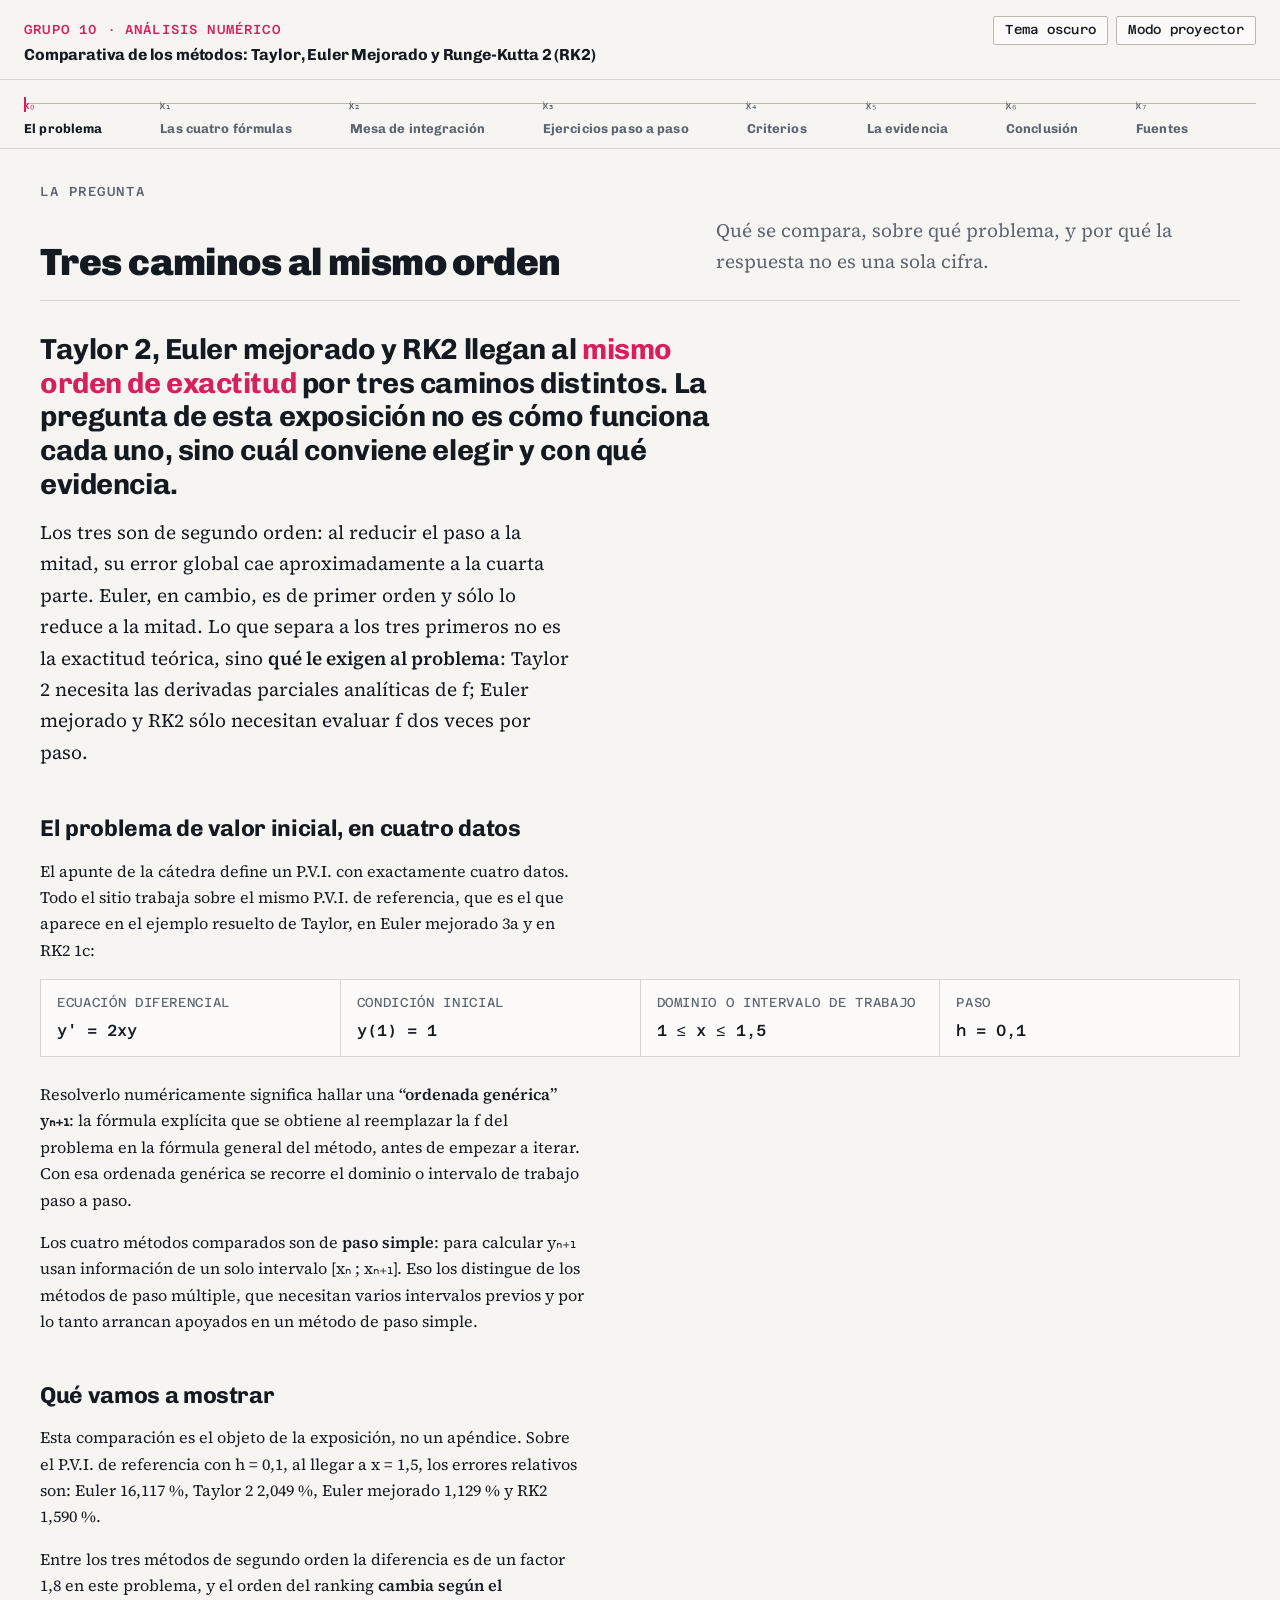
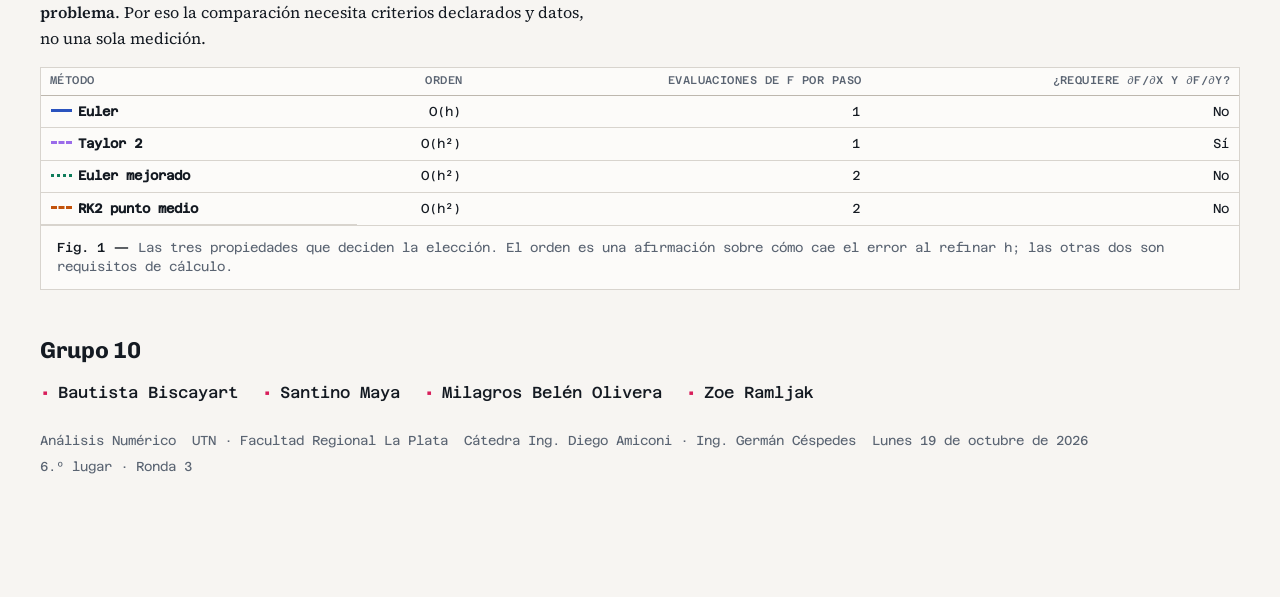
<file: index.html>
<!doctype html>
<html lang="es-AR">
<head>
<meta charset="utf-8">
<meta name="viewport" content="width=device-width, initial-scale=1">
<title>Comparativa: Taylor, Euler mejorado y Runge-Kutta 2 &middot; Grupo 10</title>
<meta name="description" content="Comparativa de los metodos de Taylor de grado 2, Euler mejorado y Runge-Kutta de grado 2 (punto medio) para problemas de valor inicial. Grupo 10, Analisis Numerico, UTN FRLP.">
<meta name="color-scheme" content="light dark">
<link rel="stylesheet" href="css/tokens.css">
<link rel="stylesheet" href="css/base.css">
<link rel="stylesheet" href="css/app.css">
</head>
<body>

<a class="skip-link" href="#stage">Ir al contenido</a>

<div id="shell">
  <!-- The masthead is inserted here by js/app.js, before the rail. -->
  <nav id="rail" class="rail" aria-label="Capitulos de la exposicion"></nav>

  <main id="stage" class="stage">
    <section id="chapter-problema" class="chapter" role="tabpanel" aria-labelledby="rail" hidden></section>
    <section id="chapter-formulas" class="chapter" role="tabpanel" aria-labelledby="rail" hidden></section>
    <section id="chapter-mesa" class="chapter" role="tabpanel" aria-labelledby="rail" hidden></section>
    <section id="chapter-ejercicios" class="chapter" role="tabpanel" aria-labelledby="rail" hidden></section>
    <section id="chapter-criterios" class="chapter" role="tabpanel" aria-labelledby="rail" hidden></section>
    <section id="chapter-evidencia" class="chapter" role="tabpanel" aria-labelledby="rail" hidden></section>
    <section id="chapter-conclusion" class="chapter" role="tabpanel" aria-labelledby="rail" hidden></section>
    <section id="chapter-fuentes" class="chapter" role="tabpanel" aria-labelledby="rail" hidden></section>
  </main>
</div>

<!--
  Classic deferred scripts, in dependency order, sharing one global namespace
  (window.EDO). Deliberately no ES modules and no network requests for local
  files: a browser blocks both when the page is opened straight from the
  filesystem, which is how this site is meant to be presented.
-->
<script src="js/config.js" defer></script>
<script src="js/domain/mathml.js" defer></script>
<script src="js/domain/format.js" defer></script>
<script src="js/domain/methods.js" defer></script>
<script src="js/domain/problems.js" defer></script>
<script src="js/domain/errors.js" defer></script>
<script src="js/domain/rounding.js" defer></script>
<script src="js/domain/slopeField.js" defer></script>
<script src="js/domain/genericOrdinate.js" defer></script>
<script src="js/ui/dom.js" defer></script>
<script src="js/ui/theme.js" defer></script>
<script src="js/ui/plot.js" defer></script>
<script src="js/ui/views.js" defer></script>
<script src="js/ui/mesa.js" defer></script>
<script src="js/ui/chapters.js" defer></script>
<script src="js/ui/exercises.js" defer></script>
<script src="js/ui/evidence.js" defer></script>
<script src="js/ui/router.js" defer></script>
<script src="js/app.js" defer></script>

</body>
</html>
</file>
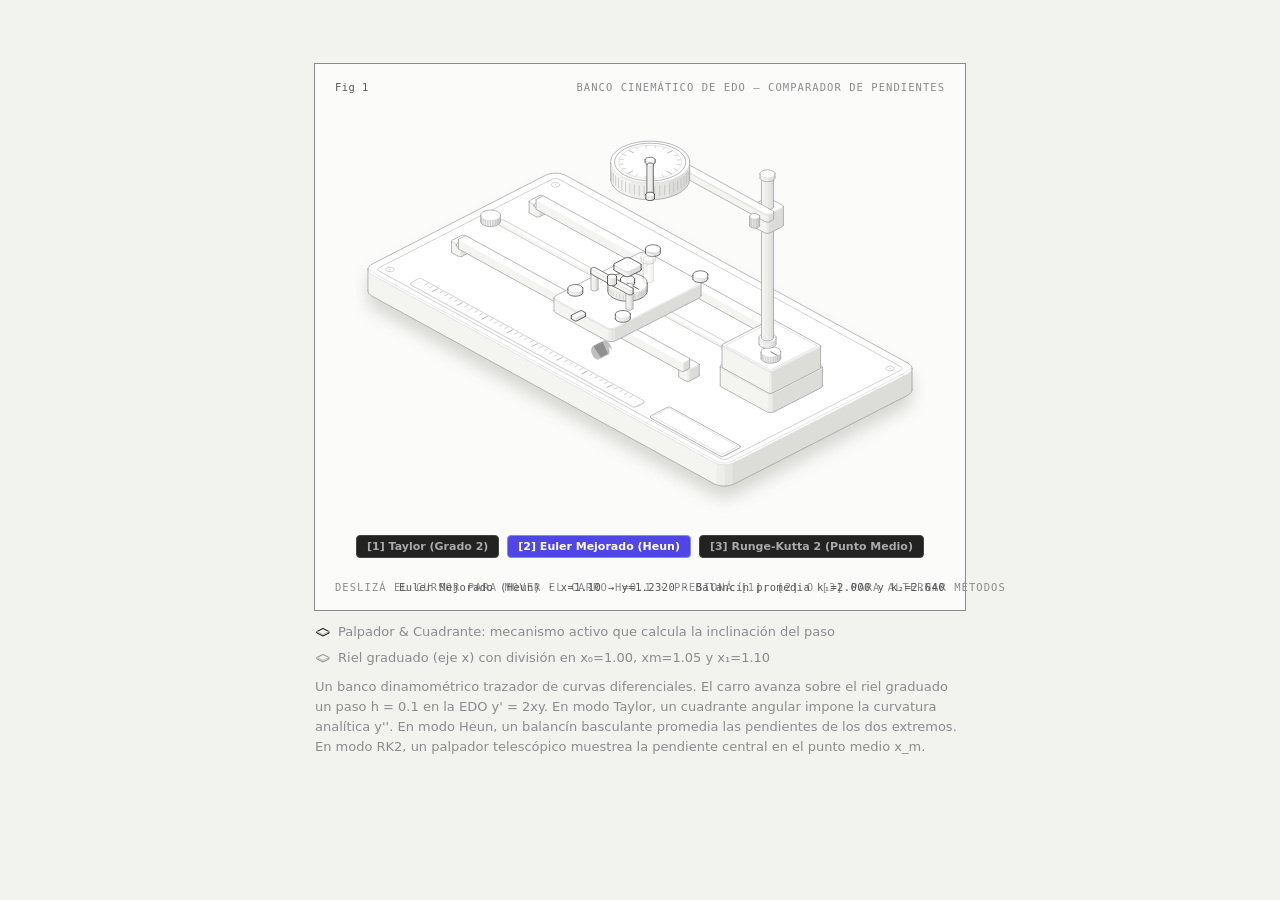
<file: anatomy-light.html>
<!doctype html><html lang="en"><head><meta charset="utf-8"><meta name="viewport" content="width=device-width, initial-scale=1"><title>Anatomy: Banco Cinemático de EDO — Grupo 10</title><style>
.iso{
  --anatomy-page:#0b0b0b;--anatomy-card:#131313;--anatomy-text:#a3a3a3;--anatomy-strong:#e6e6e6;--anatomy-muted:#6e6e6e;
  --anatomy-paper:#131313;--anatomy-face:#1b1b1b;--anatomy-top:#1c1c1c;
  --anatomy-shade-0:#0f0f0f;--anatomy-shade-1:#121212;--anatomy-shade-2:#151515;--anatomy-shade-3:#181818;
  --anatomy-lit-top:#262626;--anatomy-lit-shade:#1d1d1d;
  --anatomy-hi:#d4d4d4;--anatomy-mid:#6a6a6a;--anatomy-lo:#3e3e3e;--anatomy-faint:#2a2a2a;--anatomy-lit:#ffffff;
  --anatomy-halo:#050505;--anatomy-halo-opacity:.9;--anatomy-dot:#e6e6e6;
  --anatomy-red:#ff6b6b;--anatomy-green:#6be0a0;--anatomy-blue:#6b9bff;
  --anatomy-weight:.6px;--anatomy-ease:cubic-bezier(.32,.72,0,1);
  --anatomy-mono:ui-monospace,"SF Mono",Menlo,Consolas,monospace;
  --anatomy-lift:inset 0 1px 0 0 #ffffff0a,inset 0 0 0 1px #ffffff06,0 0 0 1px #00000026,0 1px 1px -.5px #00000014,0 3px 3px -1.5px #00000014,0 6px 6px -3px #00000014,0 12px 12px -6px #00000014;
}
.iso[data-theme="light"]{
  --anatomy-page:#f2f2ef;--anatomy-card:#fbfbfa;--anatomy-text:#57575a;--anatomy-strong:#18181a;--anatomy-muted:#8c8c90;
  --anatomy-paper:#fbfbfa;--anatomy-face:#ffffff;--anatomy-top:#ffffff;
  --anatomy-shade-0:#dcdcd9;--anatomy-shade-1:#e5e5e2;--anatomy-shade-2:#ededea;--anatomy-shade-3:#f4f4f1;
  --anatomy-lit-top:#ffffff;--anatomy-lit-shade:#eeeeeb;
  --anatomy-hi:#26262a;--anatomy-mid:#8a8a8f;--anatomy-lo:#b4b4b8;--anatomy-faint:#d4d4d6;--anatomy-lit:#000000;
  --anatomy-halo:#8a8a80;--anatomy-halo-opacity:.32;--anatomy-dot:#3a3a3e;
  --anatomy-red:#e5484d;--anatomy-green:#30a46c;--anatomy-blue:#3e63dd;
  --anatomy-lift:inset 0 1px 0 0 #ffffff,0 0 0 1px #0000000f,0 1px 1px -.5px #0000000a,0 3px 3px -1.5px #0000000a,0 6px 6px -3px #0000000a,0 12px 12px -6px #0000000a;
}
.iso-svg{display:block;width:100%;height:auto;overflow:visible}
.iso-svg path,.iso-svg circle{vector-effect:non-scaling-stroke}
.iso-fill{fill:var(--anatomy-paper);stroke:none}
.iso-solid[data-lit]>.iso-fill{fill:var(--anatomy-face)}
.iso-shade,.iso-top{stroke:none}
.iso-shade[data-shade="0"]{fill:var(--anatomy-shade-0)}
.iso-shade[data-shade="1"]{fill:var(--anatomy-shade-1)}
.iso-shade[data-shade="2"]{fill:var(--anatomy-shade-2)}
.iso-shade[data-shade="3"]{fill:var(--anatomy-shade-3)}
.iso-top{fill:var(--anatomy-top)}
.iso-solid[data-lit]>.iso-top{fill:var(--anatomy-lit-top)}
.iso-solid[data-lit]>.iso-shade{fill:var(--anatomy-lit-shade)}
.iso-solid[data-seamless]>.iso-shade,.iso-solid[data-seamless]>.iso-top{stroke-width:.4;stroke-linejoin:round}
.iso-solid[data-seamless]>.iso-shade[data-shade="0"]{stroke:var(--anatomy-shade-0)}
.iso-solid[data-seamless]>.iso-shade[data-shade="1"]{stroke:var(--anatomy-shade-1)}
.iso-solid[data-seamless]>.iso-shade[data-shade="2"]{stroke:var(--anatomy-shade-2)}
.iso-solid[data-seamless]>.iso-shade[data-shade="3"]{stroke:var(--anatomy-shade-3)}
.iso-solid[data-seamless]>.iso-top{stroke:var(--anatomy-top)}
.iso-solid[data-seamless][data-lit]>.iso-top{stroke:var(--anatomy-lit-top)}
.iso-solid[data-seamless][data-lit]>.iso-shade{stroke:var(--anatomy-lit-shade)}
.iso-solid[data-lit]>.iso-edge{stroke:var(--anatomy-lit)}
.iso-halo{fill:var(--anatomy-halo);stroke:none;filter:blur(9px);opacity:var(--anatomy-halo-opacity);transform:translateY(3px)}
.iso-line{fill:none;stroke:var(--anatomy-lo);stroke-width:var(--anatomy-weight);stroke-linecap:round;stroke-linejoin:round}
.iso-line[data-tone="hi"]{stroke:var(--anatomy-hi)}
.iso-line[data-tone="mid"]{stroke:var(--anatomy-mid)}
.iso-line[data-tone="lo"]{stroke:var(--anatomy-lo)}
.iso-line[data-tone="faint"]{stroke:var(--anatomy-faint)}
.iso-line[data-tone="lit"]{stroke:var(--anatomy-lit)}
.iso-line[data-tone="red"]{stroke:var(--anatomy-red)}
.iso-line[data-tone="green"]{stroke:var(--anatomy-green)}
.iso-line[data-tone="blue"]{stroke:var(--anatomy-blue)}
.iso-line[data-dotted]{stroke-dasharray:.01 3.5;stroke-width:1}
.iso-line[data-dashed]{stroke-dasharray:3 3}
.iso-line[data-flow]{stroke-dasharray:2 6}
.iso-wire-end{fill:var(--anatomy-paper);stroke:var(--anatomy-lo);stroke-width:var(--anatomy-weight)}
.iso-wire[data-tone="hi"] .iso-wire-end{stroke:var(--anatomy-hi)}
.iso-wire[data-tone="mid"] .iso-wire-end{stroke:var(--anatomy-mid)}
.iso-wire[data-tone="faint"] .iso-wire-end{stroke:var(--anatomy-faint)}
.iso-wire[data-tone="lit"] .iso-wire-end{stroke:var(--anatomy-lit)}
.iso-dots circle{fill:var(--anatomy-dot);stroke:none;opacity:.32}
.iso-dots[data-tone="hi"] circle{opacity:.85}
.iso-dots[data-tone="mid"] circle{opacity:.45}
.iso-dots[data-tone="lo"] circle{opacity:.22}
.iso-dots[data-tone="faint"] circle{opacity:.12}
.iso-face-text{fill:var(--anatomy-mid);font-family:var(--anatomy-mono);letter-spacing:.04em}
.iso-face-text[data-tone="hi"]{fill:var(--anatomy-hi)}
.iso-face-text[data-tone="lo"]{fill:var(--anatomy-lo)}
.iso-face-text[data-tone="faint"]{fill:var(--anatomy-faint)}
.tb-body{fill:var(--anatomy-shade-2);stroke:none}
.tb-shine{fill:var(--anatomy-top);stroke:none}
.tb-shade{fill:var(--anatomy-shade-0);stroke:none}
.tb-ring{fill:none;stroke:var(--anatomy-lo);stroke-width:.45;stroke-linecap:butt;stroke-linejoin:round}
.tb-ring[data-tone="mid"]{stroke:var(--anatomy-mid)}
.tb-ring[data-tone="faint"]{stroke:var(--anatomy-faint)}
.tb-ring[data-tone="hi"]{stroke:var(--anatomy-hi)}
@keyframes iso-flow{to{stroke-dashoffset:-32}}
@keyframes iso-pulse{0%,100%{opacity:.18}12%{opacity:1}40%{opacity:.18}}
.iso-line[data-flow]{animation:iso-flow 1600ms linear infinite}
.iso-dots circle[data-pulse]{animation:iso-pulse 1600ms steps(1,end) infinite;animation-delay:var(--pulse-at,0ms)}
.iso-figure{margin:32px 0 36px}
.iso-plate{position:relative;padding:52px 24px;border-radius:0;background:var(--anatomy-card);box-shadow:0 0 0 1px var(--anatomy-mid);--anatomy-paper:var(--anatomy-card)}
.iso-plate-corners{position:absolute;inset:18px 20px;pointer-events:none}
.iso-plate-corner{position:absolute;color:var(--anatomy-muted);font-family:var(--anatomy-mono);font-size:10.5px;line-height:1;letter-spacing:.04em;white-space:nowrap}
.iso-plate-corner[data-corner="fig"]{top:0;left:0;color:var(--anatomy-text)}
.iso-plate-corner[data-corner="title"]{top:0;right:0;text-transform:uppercase;letter-spacing:.1em}
.iso-plate-corner[data-corner="hint"]{bottom:0;left:0;text-transform:uppercase;letter-spacing:.1em}
.iso-plate-corner[data-corner="readout"]{right:0;bottom:0;color:var(--anatomy-text);font-variant-numeric:tabular-nums}
.iso-plate .iso-svg{margin:0 auto}
.iso-legend{display:grid;gap:8px;margin-top:12px;color:var(--anatomy-muted);font-size:13px;line-height:1.55}
.iso-keys{display:flex;flex-wrap:wrap;gap:6px 18px}
.iso-key{display:inline-flex;align-items:center;gap:7px}
.iso-swatch{width:16px;height:10px;flex:none;overflow:visible}
.iso-swatch path{fill:none;stroke:var(--anatomy-hi);stroke-width:1;vector-effect:non-scaling-stroke;stroke-linejoin:round;stroke-linecap:round}
.iso-swatch[data-mark="raised"] path,.iso-swatch[data-mark="flat"] path{stroke:var(--anatomy-mid)}
.iso-swatch[data-mark="lit"] path{stroke:var(--anatomy-lit)}
.iso-swatch[data-mark="dim"] path{stroke:var(--anatomy-lo)}
.iso-swatch[data-mark="dotted"] path{stroke-dasharray:.01 3;stroke-width:1.4}
.iso-swatch[data-mark="dashed"] path{stroke-dasharray:3 2.5}
.iso-swatch[data-mark="red"] path{stroke:var(--anatomy-red)}
.iso-swatch[data-mark="green"] path{stroke:var(--anatomy-green)}
.iso-swatch[data-mark="blue"] path{stroke:var(--anatomy-blue)}
.iso-swatch-crease{stroke:var(--anatomy-lo)!important}
@media (max-width:560px){.iso-plate{padding:48px 12px 70px}.iso-plate-corner[data-corner="hint"]{bottom:18px}}
@media (prefers-reduced-motion:reduce){.iso-line[data-flow],.iso-dots circle[data-pulse]{animation:none}}

*{box-sizing:border-box}
html{color-scheme:dark}
body[data-theme="light"]{color-scheme:light}
body{margin:0;background:var(--anatomy-page);color:var(--anatomy-text);font:14px/1.6 ui-sans-serif,system-ui,-apple-system,"Segoe UI",sans-serif;-webkit-font-smoothing:antialiased}
.iso-page{width:min(650px,100% - 32px);margin:64px auto 96px}
</style></head><body class="iso" data-theme="light"><main class="iso-page"><figure class="iso-figure"><div class="iso-plate"><div class="iso-plate-corners" aria-hidden="true"><span class="iso-plate-corner" data-corner="fig">Fig 1</span><span class="iso-plate-corner" data-corner="title">Banco Cinemático de EDO — Comparador de Pendientes</span><span class="iso-plate-corner" data-corner="hint">Deslizá el cursor para mover el carro h=0.1 · Presioná [1], [2] o [3] para alternar métodos</span><span class="iso-plate-corner" data-corner="readout" data-readout>Euler Mejorado (Heun) · x=1.10 → y=1.2320 · Balancín promedia k₁=2.000 y k₂=2.640</span></div>
      <div class="iso-stage" data-mode="heun" tabindex="0" role="slider" aria-label="Banco cinemático de EDO: comparativa Taylor, Heun y RK2" aria-valuemin="0" aria-valuemax="1" aria-valuenow="1">
        
<svg viewBox="0 0 680 460" width="680" height="460" class="iso-svg" xmlns="http://www.w3.org/2000/svg">
  <defs>
    <style>
      .mech-taylor, .mech-heun, .mech-rk2 { transition: opacity 0.3s ease, transform 0.3s ease; }
      [data-mode="taylor"] .mech-taylor { opacity: 1; filter: drop-shadow(0 0 2px var(--iso-lit)); }
      [data-mode="taylor"] .mech-heun { opacity: 0.25; }
      [data-mode="taylor"] .mech-rk2 { opacity: 0.25; }

      [data-mode="heun"] .mech-taylor { opacity: 0.25; }
      [data-mode="heun"] .mech-heun { opacity: 1; filter: drop-shadow(0 0 2px var(--iso-lit)); }
      [data-mode="heun"] .mech-rk2 { opacity: 0.25; }

      [data-mode="rk2"] .mech-taylor { opacity: 0.25; }
      [data-mode="rk2"] .mech-heun { opacity: 0.25; }
      [data-mode="rk2"] .mech-rk2 { opacity: 1; filter: drop-shadow(0 0 2px var(--iso-lit)); }

      .mode-btn {
        background: var(--iso-fill-mid, #222);
        color: var(--iso-ink-mid, #aaa);
        border: 1px solid var(--iso-stroke-mid, #444);
        border-radius: 4px;
        padding: 4px 10px;
        font-family: inherit;
        font-size: 11px;
        font-weight: 600;
        cursor: pointer;
        transition: all 0.2s;
      }
      .mode-btn:hover {
        background: var(--iso-fill-hi, #333);
        color: var(--iso-ink-hi, #fff);
        border-color: var(--iso-stroke-hi, #888);
      }
      .mode-btn.active {
        background: var(--iso-accent, #4f46e5);
        color: #fff;
        border-color: #818cf8;
      }
      .controls-bar {
        display: flex;
        gap: 8px;
        align-items: center;
        justify-content: center;
        margin-top: 12px;
      }
    </style>
  </defs>

  <!-- Static Base, Rails, Stand -->
  <g class="iso-base"><path class="iso-halo" d="M32.7 183.5L33.1 181.8L34.1 180.2L35.6 178.7L37.7 177.4L233.4 77.3L235.9 76.2L238.7 75.5L241.8 75L244.9 74.9L248.1 75.1L251.1 75.6L253.9 76.4L256.3 77.5L642.7 289.5L644.7 290.8L646.1 292.3L647 294L647.3 295.6L647.3 319.8L646.9 321.4L645.9 323L644.4 324.5L642.3 325.8L446.6 425.9L444.1 427L441.3 427.7L438.2 428.2L435.1 428.3L431.9 428.1L428.9 427.6L426.1 426.8L423.7 425.7L37.3 213.7L35.3 212.4L33.9 210.9L33 209.2L32.7 207.6Z"/><g class="iso-solid"><path class="iso-fill" d="M228.9 122.8L228.9 121L229.8 119.2L231.3 117.6L233.5 116.2L236.2 115.1L239.3 114.4L242.6 114L246 114L249.3 114.5L252.4 115.3L255 116.4L257.1 117.9L258.5 119.5L259.2 121.3L259.2 125.1L259.1 126.9L258.3 128.6L256.8 130.2L254.6 131.6L251.9 132.7L248.8 133.5L245.5 133.9L242.1 133.8L238.8 133.4L235.7 132.6L233.1 131.4L231 130L229.6 128.4L228.9 126.6Z"/><path class="iso-shade" data-shade="0" d="M254.6 131.6L251.9 132.7L251.9 128.9L254.6 127.8ZM259.2 125.1L259.1 126.9L259.1 123.1L259.2 121.3ZM259.1 126.9L258.3 128.6L258.3 124.8L259.1 123.1ZM258.3 128.6L256.8 130.2L256.8 126.4L258.3 124.8ZM256.8 130.2L254.6 131.6L254.6 127.8L256.8 126.4Z"/><path class="iso-shade" data-shade="1" d="M251.9 132.7L248.8 133.5L248.8 129.7L251.9 128.9ZM248.8 133.5L245.5 133.9L245.5 130.1L248.8 129.7Z"/><path class="iso-shade" data-shade="2" d="M245.5 133.9L242.1 133.8L242.1 130L245.5 130.1ZM242.1 133.8L238.8 133.4L238.8 129.6L242.1 130ZM238.8 133.4L235.7 132.6L235.7 128.8L238.8 129.6Z"/><path class="iso-shade" data-shade="3" d="M235.7 132.6L233.1 131.4L233.1 127.6L235.7 128.8ZM233.1 131.4L231 130L231 126.2L233.1 127.6ZM231 130L229.6 128.4L229.6 124.6L231 126.2ZM229.6 128.4L228.9 126.6L228.9 122.8L229.6 124.6Z"/><path class="iso-top" d="M254.6 127.8L251.9 128.9L248.8 129.7L245.5 130.1L242.1 130L238.8 129.6L235.7 128.8L233.1 127.6L231 126.2L229.6 124.6L228.9 122.8L228.9 121L229.8 119.2L231.3 117.6L233.5 116.2L236.2 115.1L239.3 114.4L242.6 114L246 114L249.3 114.5L252.4 115.3L255 116.4L257.1 117.9L258.5 119.5L259.2 121.3L259.1 123.1L258.3 124.8L256.8 126.4Z"/><path class="iso-line iso-crease" data-tone="faint" d="M259.2 121.3L259.1 123.1L258.3 124.8L256.8 126.4L254.6 127.8L251.9 128.9L248.8 129.7L245.5 130.1L242.1 130L238.8 129.6L235.7 128.8L233.1 127.6L231 126.2L229.6 124.6L228.9 122.8"/><path class="iso-line iso-edge" data-tone="lo" d="M228.9 122.8L228.9 121L229.8 119.2L231.3 117.6L233.5 116.2L236.2 115.1L239.3 114.4L242.6 114L246 114L249.3 114.5L252.4 115.3L255 116.4L257.1 117.9L258.5 119.5L259.2 121.3M259.2 125.1L259.1 126.9L258.3 128.6L256.8 130.2L254.6 131.6L251.9 132.7L248.8 133.5L245.5 133.9L242.1 133.8L238.8 133.4L235.7 132.6L233.1 131.4L231 130L229.6 128.4L228.9 126.6M228.9 122.8L228.9 126.6M259.2 121.3L259.2 125.1"/></g><g class="iso-solid"><path class="iso-fill" d="M232.3 116.1L232.4 114.7L233 113.3L234.2 112.1L235.9 111L238 110.2L240.3 109.6L242.9 109.3L245.6 109.3L248.1 109.6L250.5 110.3L252.5 111.2L254.1 112.3L255.2 113.5L255.8 114.9L255.8 121.4L255.7 122.8L255.1 124.2L253.9 125.4L252.2 126.5L250.1 127.4L247.7 128L245.2 128.2L242.5 128.2L240 127.9L237.6 127.3L235.6 126.4L234 125.3L232.9 124L232.3 122.6Z"/><path class="iso-shade" data-shade="0" d="M252.2 126.5L250.1 127.4L250.1 120.8L252.2 120ZM255.8 121.4L255.7 122.8L255.7 116.3L255.8 114.9ZM255.7 122.8L255.1 124.2L255.1 117.7L255.7 116.3ZM255.1 124.2L253.9 125.4L253.9 118.9L255.1 117.7ZM253.9 125.4L252.2 126.5L252.2 120L253.9 118.9Z"/><path class="iso-shade" data-shade="1" d="M250.1 127.4L247.7 128L247.7 121.4L250.1 120.8ZM247.7 128L245.2 128.2L245.2 121.7L247.7 121.4Z"/><path class="iso-shade" data-shade="2" d="M245.2 128.2L242.5 128.2L242.5 121.7L245.2 121.7ZM242.5 128.2L240 127.9L240 121.3L242.5 121.7ZM240 127.9L237.6 127.3L237.6 120.7L240 121.3Z"/><path class="iso-shade" data-shade="3" d="M237.6 127.3L235.6 126.4L235.6 119.8L237.6 120.7ZM235.6 126.4L234 125.3L234 118.7L235.6 119.8ZM234 125.3L232.9 124L232.9 117.5L234 118.7ZM232.9 124L232.3 122.6L232.3 116.1L232.9 117.5Z"/><path class="iso-top" d="M252.2 120L250.1 120.8L247.7 121.4L245.2 121.7L242.5 121.7L240 121.3L237.6 120.7L235.6 119.8L234 118.7L232.9 117.5L232.3 116.1L232.4 114.7L233 113.3L234.2 112.1L235.9 111L238 110.2L240.3 109.6L242.9 109.3L245.6 109.3L248.1 109.6L250.5 110.3L252.5 111.2L254.1 112.3L255.2 113.5L255.8 114.9L255.7 116.3L255.1 117.7L253.9 118.9Z"/><path class="iso-line iso-crease" data-tone="faint" d="M255.8 114.9L255.7 116.3L255.1 117.7L253.9 118.9L252.2 120L250.1 120.8L247.7 121.4L245.2 121.7L242.5 121.7L240 121.3L237.6 120.7L235.6 119.8L234 118.7L232.9 117.5L232.3 116.1"/><path class="iso-line iso-edge" data-tone="mid" d="M232.3 116.1L232.4 114.7L233 113.3L234.2 112.1L235.9 111L238 110.2L240.3 109.6L242.9 109.3L245.6 109.3L248.1 109.6L250.5 110.3L252.5 111.2L254.1 112.3L255.2 113.5L255.8 114.9M255.8 121.4L255.7 122.8L255.1 124.2L253.9 125.4L252.2 126.5L250.1 127.4L247.7 128L245.2 128.2L242.5 128.2L240 127.9L237.6 127.3L235.6 126.4L234 125.3L232.9 124L232.3 122.6M232.3 116.1L232.3 122.6M255.8 114.9L255.8 121.4"/></g><g class="iso-solid"><path class="iso-fill" d="M68.3 205L68.3 203.2L69.1 201.4L70.7 199.8L72.8 198.4L75.5 197.3L78.6 196.6L82 196.2L85.4 196.2L88.7 196.7L91.7 197.5L94.4 198.6L96.4 200.1L97.9 201.7L98.6 203.5L98.6 207.3L98.5 209.1L97.7 210.8L96.2 212.4L94 213.8L91.3 214.9L88.2 215.7L84.9 216.1L81.4 216L78.1 215.6L75.1 214.8L72.5 213.6L70.4 212.2L69 210.6L68.3 208.8Z"/><path class="iso-shade" data-shade="0" d="M94 213.8L91.3 214.9L91.3 211.1L94 210ZM98.6 207.3L98.5 209.1L98.5 205.3L98.6 203.5ZM98.5 209.1L97.7 210.8L97.7 207L98.5 205.3ZM97.7 210.8L96.2 212.4L96.2 208.6L97.7 207ZM96.2 212.4L94 213.8L94 210L96.2 208.6Z"/><path class="iso-shade" data-shade="1" d="M91.3 214.9L88.2 215.7L88.2 211.9L91.3 211.1ZM88.2 215.7L84.9 216.1L84.9 212.3L88.2 211.9Z"/><path class="iso-shade" data-shade="2" d="M84.9 216.1L81.4 216L81.4 212.2L84.9 212.3ZM81.4 216L78.1 215.6L78.1 211.8L81.4 212.2ZM78.1 215.6L75.1 214.8L75.1 211L78.1 211.8Z"/><path class="iso-shade" data-shade="3" d="M75.1 214.8L72.5 213.6L72.5 209.8L75.1 211ZM72.5 213.6L70.4 212.2L70.4 208.4L72.5 209.8ZM70.4 212.2L69 210.6L69 206.8L70.4 208.4ZM69 210.6L68.3 208.8L68.3 205L69 206.8Z"/><path class="iso-top" d="M94 210L91.3 211.1L88.2 211.9L84.9 212.3L81.4 212.2L78.1 211.8L75.1 211L72.5 209.8L70.4 208.4L69 206.8L68.3 205L68.3 203.2L69.1 201.4L70.7 199.8L72.8 198.4L75.5 197.3L78.6 196.6L82 196.2L85.4 196.2L88.7 196.7L91.7 197.5L94.4 198.6L96.4 200.1L97.9 201.7L98.6 203.5L98.5 205.3L97.7 207L96.2 208.6Z"/><path class="iso-line iso-crease" data-tone="faint" d="M98.6 203.5L98.5 205.3L97.7 207L96.2 208.6L94 210L91.3 211.1L88.2 211.9L84.9 212.3L81.4 212.2L78.1 211.8L75.1 211L72.5 209.8L70.4 208.4L69 206.8L68.3 205"/><path class="iso-line iso-edge" data-tone="lo" d="M68.3 205L68.3 203.2L69.1 201.4L70.7 199.8L72.8 198.4L75.5 197.3L78.6 196.6L82 196.2L85.4 196.2L88.7 196.7L91.7 197.5L94.4 198.6L96.4 200.1L97.9 201.7L98.6 203.5M98.6 207.3L98.5 209.1L97.7 210.8L96.2 212.4L94 213.8L91.3 214.9L88.2 215.7L84.9 216.1L81.4 216L78.1 215.6L75.1 214.8L72.5 213.6L70.4 212.2L69 210.6L68.3 208.8M68.3 205L68.3 208.8M98.6 203.5L98.6 207.3"/></g><g class="iso-solid"><path class="iso-fill" d="M71.7 198.3L71.7 196.9L72.4 195.5L73.6 194.3L75.2 193.2L77.3 192.4L79.7 191.8L82.3 191.5L84.9 191.5L87.5 191.8L89.8 192.5L91.9 193.4L93.5 194.5L94.6 195.7L95.1 197.1L95.1 203.6L95.1 205L94.5 206.4L93.3 207.6L91.6 208.7L89.5 209.6L87.1 210.2L84.5 210.4L81.9 210.4L79.3 210.1L77 209.5L74.9 208.6L73.3 207.5L72.2 206.2L71.7 204.8Z"/><path class="iso-shade" data-shade="0" d="M91.6 208.7L89.5 209.6L89.5 203L91.6 202.2ZM95.1 203.6L95.1 205L95.1 198.5L95.1 197.1ZM95.1 205L94.5 206.4L94.5 199.9L95.1 198.5ZM94.5 206.4L93.3 207.6L93.3 201.1L94.5 199.9ZM93.3 207.6L91.6 208.7L91.6 202.2L93.3 201.1Z"/><path class="iso-shade" data-shade="1" d="M89.5 209.6L87.1 210.2L87.1 203.6L89.5 203ZM87.1 210.2L84.5 210.4L84.5 203.9L87.1 203.6Z"/><path class="iso-shade" data-shade="2" d="M84.5 210.4L81.9 210.4L81.9 203.9L84.5 203.9ZM81.9 210.4L79.3 210.1L79.3 203.5L81.9 203.9ZM79.3 210.1L77 209.5L77 202.9L79.3 203.5Z"/><path class="iso-shade" data-shade="3" d="M77 209.5L74.9 208.6L74.9 202L77 202.9ZM74.9 208.6L73.3 207.5L73.3 200.9L74.9 202ZM73.3 207.5L72.2 206.2L72.2 199.7L73.3 200.9ZM72.2 206.2L71.7 204.8L71.7 198.3L72.2 199.7Z"/><path class="iso-top" d="M91.6 202.2L89.5 203L87.1 203.6L84.5 203.9L81.9 203.9L79.3 203.5L77 202.9L74.9 202L73.3 200.9L72.2 199.7L71.7 198.3L71.7 196.9L72.4 195.5L73.6 194.3L75.2 193.2L77.3 192.4L79.7 191.8L82.3 191.5L84.9 191.5L87.5 191.8L89.8 192.5L91.9 193.4L93.5 194.5L94.6 195.7L95.1 197.1L95.1 198.5L94.5 199.9L93.3 201.1Z"/><path class="iso-line iso-crease" data-tone="faint" d="M95.1 197.1L95.1 198.5L94.5 199.9L93.3 201.1L91.6 202.2L89.5 203L87.1 203.6L84.5 203.9L81.9 203.9L79.3 203.5L77 202.9L74.9 202L73.3 200.9L72.2 199.7L71.7 198.3"/><path class="iso-line iso-edge" data-tone="mid" d="M71.7 198.3L71.7 196.9L72.4 195.5L73.6 194.3L75.2 193.2L77.3 192.4L79.7 191.8L82.3 191.5L84.9 191.5L87.5 191.8L89.8 192.5L91.9 193.4L93.5 194.5L94.6 195.7L95.1 197.1M95.1 203.6L95.1 205L94.5 206.4L93.3 207.6L91.6 208.7L89.5 209.6L87.1 210.2L84.5 210.4L81.9 210.4L79.3 210.1L77 209.5L74.9 208.6L73.3 207.5L72.2 206.2L71.7 204.8M71.7 198.3L71.7 204.8M95.1 197.1L95.1 203.6"/></g><g class="iso-solid"><path class="iso-fill" d="M581.4 316.3L581.5 314.5L582.3 312.7L583.8 311.1L586 309.7L588.7 308.6L591.8 307.8L595.1 307.5L598.6 307.5L601.9 307.9L604.9 308.7L607.5 309.9L609.6 311.3L611 313L611.7 314.7L611.7 318.5L611.7 320.3L610.9 322.1L609.3 323.7L607.2 325.1L604.5 326.2L601.4 326.9L598 327.3L594.6 327.3L591.3 326.8L588.3 326L585.6 324.9L583.6 323.5L582.1 321.8L581.4 320Z"/><path class="iso-shade" data-shade="0" d="M607.2 325.1L604.5 326.2L604.5 322.4L607.2 321.3ZM611.7 318.5L611.7 320.3L611.7 316.5L611.7 314.7ZM611.7 320.3L610.9 322.1L610.9 318.3L611.7 316.5ZM610.9 322.1L609.3 323.7L609.3 319.9L610.9 318.3ZM609.3 323.7L607.2 325.1L607.2 321.3L609.3 319.9Z"/><path class="iso-shade" data-shade="1" d="M604.5 326.2L601.4 326.9L601.4 323.2L604.5 322.4ZM601.4 326.9L598 327.3L598 323.5L601.4 323.2Z"/><path class="iso-shade" data-shade="2" d="M598 327.3L594.6 327.3L594.6 323.5L598 323.5ZM594.6 327.3L591.3 326.8L591.3 323.1L594.6 323.5ZM591.3 326.8L588.3 326L588.3 322.3L591.3 323.1Z"/><path class="iso-shade" data-shade="3" d="M588.3 326L585.6 324.9L585.6 321.1L588.3 322.3ZM585.6 324.9L583.6 323.5L583.6 319.7L585.6 321.1ZM583.6 323.5L582.1 321.8L582.1 318L583.6 319.7ZM582.1 321.8L581.4 320L581.4 316.3L582.1 318Z"/><path class="iso-top" d="M607.2 321.3L604.5 322.4L601.4 323.2L598 323.5L594.6 323.5L591.3 323.1L588.3 322.3L585.6 321.1L583.6 319.7L582.1 318L581.4 316.3L581.5 314.5L582.3 312.7L583.8 311.1L586 309.7L588.7 308.6L591.8 307.8L595.1 307.5L598.6 307.5L601.9 307.9L604.9 308.7L607.5 309.9L609.6 311.3L611 313L611.7 314.7L611.7 316.5L610.9 318.3L609.3 319.9Z"/><path class="iso-line iso-crease" data-tone="faint" d="M611.7 314.7L611.7 316.5L610.9 318.3L609.3 319.9L607.2 321.3L604.5 322.4L601.4 323.2L598 323.5L594.6 323.5L591.3 323.1L588.3 322.3L585.6 321.1L583.6 319.7L582.1 318L581.4 316.3"/><path class="iso-line iso-edge" data-tone="lo" d="M581.4 316.3L581.5 314.5L582.3 312.7L583.8 311.1L586 309.7L588.7 308.6L591.8 307.8L595.1 307.5L598.6 307.5L601.9 307.9L604.9 308.7L607.5 309.9L609.6 311.3L611 313L611.7 314.7M611.7 318.5L611.7 320.3L610.9 322.1L609.3 323.7L607.2 325.1L604.5 326.2L601.4 326.9L598 327.3L594.6 327.3L591.3 326.8L588.3 326L585.6 324.9L583.6 323.5L582.1 321.8L581.4 320M581.4 316.3L581.4 320M611.7 314.7L611.7 318.5"/></g><g class="iso-solid"><path class="iso-fill" d="M584.9 309.5L584.9 308.1L585.5 306.8L586.7 305.5L588.4 304.5L590.5 303.6L592.9 303L595.5 302.7L598.1 302.8L600.7 303.1L603 303.7L605.1 304.6L606.7 305.7L607.8 307L608.3 308.4L608.3 314.9L608.3 316.3L607.6 317.7L606.4 318.9L604.8 320L602.7 320.8L600.3 321.4L597.7 321.7L595.1 321.7L592.5 321.3L590.2 320.7L588.1 319.8L586.5 318.7L585.4 317.5L584.9 316.1Z"/><path class="iso-shade" data-shade="0" d="M604.8 320L602.7 320.8L602.7 314.3L604.8 313.4ZM608.3 314.9L608.3 316.3L608.3 309.8L608.3 308.4ZM608.3 316.3L607.6 317.7L607.6 311.1L608.3 309.8ZM607.6 317.7L606.4 318.9L606.4 312.4L607.6 311.1ZM606.4 318.9L604.8 320L604.8 313.4L606.4 312.4Z"/><path class="iso-shade" data-shade="1" d="M602.7 320.8L600.3 321.4L600.3 314.9L602.7 314.3ZM600.3 321.4L597.7 321.7L597.7 315.2L600.3 314.9Z"/><path class="iso-shade" data-shade="2" d="M597.7 321.7L595.1 321.7L595.1 315.1L597.7 315.2ZM595.1 321.7L592.5 321.3L592.5 314.8L595.1 315.1ZM592.5 321.3L590.2 320.7L590.2 314.2L592.5 314.8Z"/><path class="iso-shade" data-shade="3" d="M590.2 320.7L588.1 319.8L588.1 313.3L590.2 314.2ZM588.1 319.8L586.5 318.7L586.5 312.2L588.1 313.3ZM586.5 318.7L585.4 317.5L585.4 310.9L586.5 312.2ZM585.4 317.5L584.9 316.1L584.9 309.5L585.4 310.9Z"/><path class="iso-top" d="M604.8 313.4L602.7 314.3L600.3 314.9L597.7 315.2L595.1 315.1L592.5 314.8L590.2 314.2L588.1 313.3L586.5 312.2L585.4 310.9L584.9 309.5L584.9 308.1L585.5 306.8L586.7 305.5L588.4 304.5L590.5 303.6L592.9 303L595.5 302.7L598.1 302.8L600.7 303.1L603 303.7L605.1 304.6L606.7 305.7L607.8 307L608.3 308.4L608.3 309.8L607.6 311.1L606.4 312.4Z"/><path class="iso-line iso-crease" data-tone="faint" d="M608.3 308.4L608.3 309.8L607.6 311.1L606.4 312.4L604.8 313.4L602.7 314.3L600.3 314.9L597.7 315.2L595.1 315.1L592.5 314.8L590.2 314.2L588.1 313.3L586.5 312.2L585.4 310.9L584.9 309.5"/><path class="iso-line iso-edge" data-tone="mid" d="M584.9 309.5L584.9 308.1L585.5 306.8L586.7 305.5L588.4 304.5L590.5 303.6L592.9 303L595.5 302.7L598.1 302.8L600.7 303.1L603 303.7L605.1 304.6L606.7 305.7L607.8 307L608.3 308.4M608.3 314.9L608.3 316.3L607.6 317.7L606.4 318.9L604.8 320L602.7 320.8L600.3 321.4L597.7 321.7L595.1 321.7L592.5 321.3L590.2 320.7L588.1 319.8L586.5 318.7L585.4 317.5L584.9 316.1M584.9 309.5L584.9 316.1M608.3 308.4L608.3 314.9"/></g><g class="iso-solid"><path class="iso-fill" d="M420.8 398.5L420.9 396.7L421.7 394.9L423.2 393.3L425.4 391.9L428.1 390.8L431.2 390L434.5 389.7L437.9 389.7L441.2 390.1L444.3 390.9L446.9 392.1L449 393.5L450.4 395.2L451.1 396.9L451.1 400.7L451.1 402.5L450.2 404.3L448.7 405.9L446.5 407.3L443.8 408.4L440.7 409.1L437.4 409.5L434 409.5L430.7 409.1L427.6 408.2L425 407.1L422.9 405.7L421.5 404L420.8 402.2Z"/><path class="iso-shade" data-shade="0" d="M446.5 407.3L443.8 408.4L443.8 404.6L446.5 403.5ZM451.1 400.7L451.1 402.5L451.1 398.7L451.1 396.9ZM451.1 402.5L450.2 404.3L450.2 400.5L451.1 398.7ZM450.2 404.3L448.7 405.9L448.7 402.1L450.2 400.5ZM448.7 405.9L446.5 407.3L446.5 403.5L448.7 402.1Z"/><path class="iso-shade" data-shade="1" d="M443.8 408.4L440.7 409.1L440.7 405.4L443.8 404.6ZM440.7 409.1L437.4 409.5L437.4 405.7L440.7 405.4Z"/><path class="iso-shade" data-shade="2" d="M437.4 409.5L434 409.5L434 405.7L437.4 405.7ZM434 409.5L430.7 409.1L430.7 405.3L434 405.7ZM430.7 409.1L427.6 408.2L427.6 404.5L430.7 405.3Z"/><path class="iso-shade" data-shade="3" d="M427.6 408.2L425 407.1L425 403.3L427.6 404.5ZM425 407.1L422.9 405.7L422.9 401.9L425 403.3ZM422.9 405.7L421.5 404L421.5 400.2L422.9 401.9ZM421.5 404L420.8 402.2L420.8 398.5L421.5 400.2Z"/><path class="iso-top" d="M446.5 403.5L443.8 404.6L440.7 405.4L437.4 405.7L434 405.7L430.7 405.3L427.6 404.5L425 403.3L422.9 401.9L421.5 400.2L420.8 398.5L420.9 396.7L421.7 394.9L423.2 393.3L425.4 391.9L428.1 390.8L431.2 390L434.5 389.7L437.9 389.7L441.2 390.1L444.3 390.9L446.9 392.1L449 393.5L450.4 395.2L451.1 396.9L451.1 398.7L450.2 400.5L448.7 402.1Z"/><path class="iso-line iso-crease" data-tone="faint" d="M451.1 396.9L451.1 398.7L450.2 400.5L448.7 402.1L446.5 403.5L443.8 404.6L440.7 405.4L437.4 405.7L434 405.7L430.7 405.3L427.6 404.5L425 403.3L422.9 401.9L421.5 400.2L420.8 398.5"/><path class="iso-line iso-edge" data-tone="lo" d="M420.8 398.5L420.9 396.7L421.7 394.9L423.2 393.3L425.4 391.9L428.1 390.8L431.2 390L434.5 389.7L437.9 389.7L441.2 390.1L444.3 390.9L446.9 392.1L449 393.5L450.4 395.2L451.1 396.9M451.1 400.7L451.1 402.5L450.2 404.3L448.7 405.9L446.5 407.3L443.8 408.4L440.7 409.1L437.4 409.5L434 409.5L430.7 409.1L427.6 408.2L425 407.1L422.9 405.7L421.5 404L420.8 402.2M420.8 398.5L420.8 402.2M451.1 396.9L451.1 400.7"/></g><g class="iso-solid"><path class="iso-fill" d="M424.2 391.7L424.3 390.3L424.9 389L426.1 387.7L427.8 386.7L429.9 385.8L432.3 385.2L434.8 384.9L437.5 385L440 385.3L442.4 385.9L444.4 386.8L446 387.9L447.1 389.2L447.7 390.6L447.7 397.1L447.6 398.5L447 399.9L445.8 401.1L444.1 402.2L442 403L439.7 403.6L437.1 403.9L434.4 403.9L431.9 403.5L429.5 402.9L427.5 402L425.9 400.9L424.8 399.7L424.2 398.3Z"/><path class="iso-shade" data-shade="0" d="M444.1 402.2L442 403L442 396.5L444.1 395.6ZM447.7 397.1L447.6 398.5L447.6 392L447.7 390.6ZM447.6 398.5L447 399.9L447 393.3L447.6 392ZM447 399.9L445.8 401.1L445.8 394.6L447 393.3ZM445.8 401.1L444.1 402.2L444.1 395.6L445.8 394.6Z"/><path class="iso-shade" data-shade="1" d="M442 403L439.7 403.6L439.7 397.1L442 396.5ZM439.7 403.6L437.1 403.9L437.1 397.4L439.7 397.1Z"/><path class="iso-shade" data-shade="2" d="M437.1 403.9L434.4 403.9L434.4 397.3L437.1 397.4ZM434.4 403.9L431.9 403.5L431.9 397L434.4 397.3ZM431.9 403.5L429.5 402.9L429.5 396.4L431.9 397Z"/><path class="iso-shade" data-shade="3" d="M429.5 402.9L427.5 402L427.5 395.5L429.5 396.4ZM427.5 402L425.9 400.9L425.9 394.4L427.5 395.5ZM425.9 400.9L424.8 399.7L424.8 393.1L425.9 394.4ZM424.8 399.7L424.2 398.3L424.2 391.7L424.8 393.1Z"/><path class="iso-top" d="M444.1 395.6L442 396.5L439.7 397.1L437.1 397.4L434.4 397.3L431.9 397L429.5 396.4L427.5 395.5L425.9 394.4L424.8 393.1L424.2 391.7L424.3 390.3L424.9 389L426.1 387.7L427.8 386.7L429.9 385.8L432.3 385.2L434.8 384.9L437.5 385L440 385.3L442.4 385.9L444.4 386.8L446 387.9L447.1 389.2L447.7 390.6L447.6 392L447 393.3L445.8 394.6Z"/><path class="iso-line iso-crease" data-tone="faint" d="M447.7 390.6L447.6 392L447 393.3L445.8 394.6L444.1 395.6L442 396.5L439.7 397.1L437.1 397.4L434.4 397.3L431.9 397L429.5 396.4L427.5 395.5L425.9 394.4L424.8 393.1L424.2 391.7"/><path class="iso-line iso-edge" data-tone="mid" d="M424.2 391.7L424.3 390.3L424.9 389L426.1 387.7L427.8 386.7L429.9 385.8L432.3 385.2L434.8 384.9L437.5 385L440 385.3L442.4 385.9L444.4 386.8L446 387.9L447.1 389.2L447.7 390.6M447.7 397.1L447.6 398.5L447 399.9L445.8 401.1L444.1 402.2L442 403L439.7 403.6L437.1 403.9L434.4 403.9L431.9 403.5L429.5 402.9L427.5 402L425.9 400.9L424.8 399.7L424.2 398.3M424.2 391.7L424.2 398.3M447.7 390.6L447.7 397.1"/></g><g class="iso-solid"><path class="iso-fill" d="M32.7 173.1L33.1 171.4L34.1 169.8L35.6 168.4L37.7 167.1L233.4 66.9L235.9 65.9L238.7 65.1L241.8 64.7L244.9 64.5L248.1 64.7L251.1 65.2L253.9 66.1L256.3 67.2L642.7 279.2L644.7 280.5L646.1 282L647 283.6L647.3 285.3L647.3 309.4L646.9 311.1L645.9 312.7L644.4 314.2L642.3 315.5L446.6 415.6L444.1 416.6L441.3 417.4L438.2 417.9L435.1 418L431.9 417.8L428.9 417.3L426.1 416.5L423.7 415.4L37.3 203.4L35.3 202L33.9 200.5L33 198.9L32.7 197.2Z"/><path class="iso-shade" data-shade="0" d="M647.3 309.4L646.9 311.1L646.9 287L647.3 285.3ZM646.9 311.1L645.9 312.7L645.9 288.6L646.9 287ZM645.9 312.7L644.4 314.2L644.4 290.1L645.9 288.6ZM644.4 314.2L642.3 315.5L642.3 291.4L644.4 290.1ZM642.3 315.5L446.6 415.6L446.6 391.5L642.3 291.4ZM446.6 415.6L444.1 416.6L444.1 392.5L446.6 391.5Z"/><path class="iso-shade" data-shade="1" d="M444.1 416.6L441.3 417.4L441.3 393.3L444.1 392.5ZM441.3 417.4L438.2 417.9L438.2 393.8L441.3 393.3ZM438.2 417.9L435.1 418L435.1 393.9L438.2 393.8Z"/><path class="iso-shade" data-shade="2" d="M435.1 418L431.9 417.8L431.9 393.7L435.1 393.9ZM431.9 417.8L428.9 417.3L428.9 393.2L431.9 393.7ZM428.9 417.3L426.1 416.5L426.1 392.4L428.9 393.2Z"/><path class="iso-shade" data-shade="3" d="M426.1 416.5L423.7 415.4L423.7 391.3L426.1 392.4ZM423.7 415.4L37.3 203.4L37.3 179.3L423.7 391.3ZM37.3 203.4L35.3 202L35.3 177.9L37.3 179.3ZM35.3 202L33.9 200.5L33.9 176.4L35.3 177.9ZM33.9 200.5L33 198.9L33 174.8L33.9 176.4ZM33 198.9L32.7 197.2L32.7 173.1L33 174.8Z"/><path class="iso-top" d="M642.7 279.2L644.7 280.5L646.1 282L647 283.6L647.3 285.3L646.9 287L645.9 288.6L644.4 290.1L642.3 291.4L446.6 391.5L444.1 392.5L441.3 393.3L438.2 393.8L435.1 393.9L431.9 393.7L428.9 393.2L426.1 392.4L423.7 391.3L37.3 179.3L35.3 177.9L33.9 176.4L33 174.8L32.7 173.1L33.1 171.4L34.1 169.8L35.6 168.4L37.7 167.1L233.4 66.9L235.9 65.9L238.7 65.1L241.8 64.7L244.9 64.5L248.1 64.7L251.1 65.2L253.9 66.1L256.3 67.2Z"/><path class="iso-line iso-crease" data-tone="faint" d="M647.3 285.3L646.9 287L645.9 288.6L644.4 290.1L642.3 291.4L446.6 391.5L444.1 392.5L441.3 393.3L438.2 393.8L435.1 393.9L431.9 393.7L428.9 393.2L426.1 392.4L423.7 391.3L37.3 179.3L35.3 177.9L33.9 176.4L33 174.8L32.7 173.1"/><path class="iso-line iso-bevel" data-tone="faint" d="M647.3 285.3L643.3 286.6L642.6 287.8L641.4 289L639.7 290L444.2 390L442.2 390.9L440 391.5L437.6 391.9L435.1 392L432.7 391.8L430.3 391.4L428.2 390.8L426.2 389.9L40 178L38.4 176.9L37.3 175.7L36.6 174.5L32.7 173.1"/><path class="iso-line iso-edge" data-tone="mid" d="M32.7 173.1L33.1 171.4L34.1 169.8L35.6 168.4L37.7 167.1L233.4 66.9L235.9 65.9L238.7 65.1L241.8 64.7L244.9 64.5L248.1 64.7L251.1 65.2L253.9 66.1L256.3 67.2L642.7 279.2L644.7 280.5L646.1 282L647 283.6L647.3 285.3M647.3 309.4L646.9 311.1L645.9 312.7L644.4 314.2L642.3 315.5L446.6 415.6L444.1 416.6L441.3 417.4L438.2 417.9L435.1 418L431.9 417.8L428.9 417.3L426.1 416.5L423.7 415.4L37.3 203.4L35.3 202L33.9 200.5L33 198.9L32.7 197.2M647.3 285.3L647.3 309.4M32.7 173.1L32.7 197.2"/></g><path class="iso-line" data-tone="lo" d="M634.7 283.3L635.3 283.7L635.8 284.2L636 284.7L636.1 285.2L636 285.7L635.7 286.2L635.2 286.7L634.6 287.1L438.9 387.2L438.1 387.6L437.2 387.8L436.3 388L435.3 388L434.3 387.9L433.3 387.8L432.5 387.5L431.7 387.2L45.3 175.1L44.7 174.7L44.2 174.3L44 173.8L43.9 173.2L44 172.7L44.3 172.2L44.8 171.7L45.4 171.3L241.1 71.2L241.9 70.9L242.8 70.6L243.7 70.5L244.7 70.4L245.7 70.5L246.7 70.7L247.5 70.9L248.3 71.3Z"/><path class="iso-line" data-tone="lo" d="M247.9 79.6L246.3 80.1L244.4 80.3L242.6 80.1L241 79.5L240 78.6L239.6 77.7L240 76.7L241.1 75.8L242.7 75.3L244.6 75.1L246.4 75.3L248 75.9L249 76.8L249.4 77.7L249 78.7ZM625.8 286.9L624.2 287.5L622.3 287.7L620.5 287.5L618.9 286.9L617.9 286L617.6 285L618 284.1L619 283.2L620.6 282.7L622.5 282.5L624.4 282.7L625.9 283.3L627 284.1L627.3 285.1L626.9 286.1ZM61 175.2L59.4 175.8L57.5 175.9L55.6 175.7L54.1 175.1L53 174.3L52.7 173.3L53.1 172.3L54.2 171.5L55.8 171L57.7 170.8L59.5 171L61.1 171.6L62.1 172.4L62.4 173.4L62 174.4ZM438.9 382.6L437.3 383.1L435.4 383.3L433.6 383.1L432 382.5L431 381.7L430.6 380.7L431 379.7L432.1 378.9L433.7 378.3L435.6 378.2L437.4 378.4L439 378.9L440 379.8L440.4 380.8L440 381.8Z"/><g class="iso-dots" data-tone="mid"><circle cx="244.5" cy="77.7" r="0.5"/><circle cx="622.4" cy="285.1" r="0.5"/><circle cx="57.6" cy="173.4" r="0.5"/><circle cx="435.5" cy="380.7" r="0.5"/></g><g class="iso-solid"><path class="iso-fill" d="M81.1 189.3L81.1 188.6L81.7 188L89.9 183.8L91 183.5L92.3 183.5L93.4 183.9L343.8 321.3L344.4 321.9L344.4 323.3L344.4 323.9L343.8 324.5L335.6 328.7L334.5 329L333.2 329L332.1 328.7L81.7 191.2L81.1 190.6Z"/><path class="iso-shade" data-shade="0" d="M344.4 323.3L344.4 323.9L344.4 322.6L344.4 321.9ZM344.4 323.9L343.8 324.5L343.8 323.1L344.4 322.6ZM343.8 324.5L335.6 328.7L335.6 327.3L343.8 323.1Z"/><path class="iso-shade" data-shade="1" d="M335.6 328.7L334.5 329L334.5 327.6L335.6 327.3Z"/><path class="iso-shade" data-shade="2" d="M334.5 329L333.2 329L333.2 327.6L334.5 327.6Z"/><path class="iso-shade" data-shade="3" d="M333.2 329L332.1 328.7L332.1 327.3L333.2 327.6ZM332.1 328.7L81.7 191.2L81.7 189.8L332.1 327.3ZM81.7 191.2L81.1 190.6L81.1 189.3L81.7 189.8Z"/><path class="iso-top" d="M343.8 321.3L344.4 321.9L344.4 322.6L343.8 323.1L335.6 327.3L334.5 327.6L333.2 327.6L332.1 327.3L81.7 189.8L81.1 189.3L81.1 188.6L81.7 188L89.9 183.8L91 183.5L92.3 183.5L93.4 183.9Z"/><path class="iso-line iso-edge" data-tone="lo" d="M81.1 189.3L81.1 188.6L81.7 188L89.9 183.8L91 183.5L92.3 183.5L93.4 183.9L343.8 321.3L344.4 321.9M344.4 323.3L344.4 323.9L343.8 324.5L335.6 328.7L334.5 329L333.2 329L332.1 328.7L81.7 191.2L81.1 190.6M344.4 321.9L344.4 323.3M81.1 189.3L81.1 190.6"/></g><path class="iso-line" data-tone="lo" d="M100.1 189.1L96.9 190.8M105.7 192.2L102.5 193.8M117 198.4L113.8 200M122.6 201.5L119.4 203.1M128.3 204.6L125.1 206.2M133.9 207.7L130.7 209.3M145.2 213.9L142 215.5M150.8 217L147.6 218.6M156.5 220.1L153.3 221.7M162.1 223.2L158.9 224.8M173.4 229.3L170.2 231M179.1 232.4L175.8 234.1M184.7 235.5L181.5 237.2M190.3 238.6L187.1 240.3M201.6 244.8L198.4 246.5M207.3 247.9L204 249.6M212.9 251L209.7 252.7M218.5 254.1L215.3 255.8M229.8 260.3L226.6 261.9M235.5 263.4L232.2 265M241.1 266.5L237.9 268.1M246.7 269.6L243.5 271.2M258 275.8L254.8 277.4M263.7 278.9L260.5 280.5M269.3 282L266.1 283.6M274.9 285.1L271.7 286.7M286.2 291.3L283 292.9M291.9 294.3L288.7 296M297.5 297.4L294.3 299.1M303.1 300.5L299.9 302.2M314.4 306.7L311.2 308.4M320.1 309.8L316.9 311.5M325.7 312.9L322.5 314.6M331.4 316L328.1 317.7"/><path class="iso-line" data-tone="mid" d="M111.4 195.3L105.2 198.4M139.6 210.8L133.4 213.9M167.8 226.3L161.6 229.4M196 241.7L189.8 244.9M224.2 257.2L218 260.3M252.4 272.7L246.2 275.8M280.6 288.2L274.5 291.3M308.8 303.6L302.7 306.8"/><g class="iso-dots" data-tone="mid"><circle cx="90.1" cy="188.3" r="0.45"/><circle cx="335.4" cy="322.9" r="0.45"/></g><g class="iso-solid"><path class="iso-fill" d="M352 339.8L352.1 339L352.9 338.2L370.4 329.3L371.8 328.9L373.4 328.9L374.7 329.3L452.3 371.9L453 372.6L453 373.6L453 374.5L452.2 375.2L434.7 384.2L433.3 384.6L431.7 384.5L430.4 384.1L352.8 341.6L352 340.8Z"/><path class="iso-shade" data-shade="0" d="M453 373.6L453 374.5L453 373.4L453 372.6ZM453 374.5L452.2 375.2L452.2 374.2L453 373.4ZM452.2 375.2L434.7 384.2L434.7 383.1L452.2 374.2Z"/><path class="iso-shade" data-shade="1" d="M434.7 384.2L433.3 384.6L433.3 383.5L434.7 383.1Z"/><path class="iso-shade" data-shade="2" d="M433.3 384.6L431.7 384.5L431.7 383.5L433.3 383.5Z"/><path class="iso-shade" data-shade="3" d="M431.7 384.5L430.4 384.1L430.4 383.1L431.7 383.5ZM430.4 384.1L352.8 341.6L352.8 340.5L430.4 383.1ZM352.8 341.6L352 340.8L352 339.8L352.8 340.5Z"/><path class="iso-top" d="M452.3 371.9L453 372.6L453 373.4L452.2 374.2L434.7 383.1L433.3 383.5L431.7 383.5L430.4 383.1L352.8 340.5L352 339.8L352.1 339L352.9 338.2L370.4 329.3L371.8 328.9L373.4 328.9L374.7 329.3Z"/><path class="iso-line iso-edge" data-tone="mid" d="M352 339.8L352.1 339L352.9 338.2L370.4 329.3L371.8 328.9L373.4 328.9L374.7 329.3L452.3 371.9L453 372.6M453 373.6L453 374.5L452.2 375.2L434.7 384.2L433.3 384.6L431.7 384.5L430.4 384.1L352.8 341.6L352 340.8M453 372.6L453 373.6M352 339.8L352 340.8"/></g><path class="iso-line" data-tone="faint" d="M450.5 372.8L450.6 372.8L450.7 372.9L450.7 372.9L450.7 373L450.7 373.1L450.6 373.1L450.6 373.2L450.5 373.2L433 382.2L432.9 382.2L432.8 382.3L432.7 382.3L432.6 382.3L432.4 382.3L432.3 382.3L432.2 382.2L432.1 382.2L354.6 339.6L354.5 339.6L354.4 339.5L354.4 339.5L354.4 339.4L354.4 339.3L354.4 339.3L354.5 339.2L354.6 339.2L372.1 330.2L372.2 330.2L372.3 330.1L372.4 330.1L372.5 330.1L372.7 330.1L372.8 330.1L372.9 330.2L373 330.2Z"/><g class="iso-dots" data-tone="lo"><circle cx="372.5" cy="332" r="0.35"/><circle cx="447.2" cy="373" r="0.35"/><circle cx="357.9" cy="339.4" r="0.35"/><circle cx="432.6" cy="380.4" r="0.35"/></g></g>
  <g class="iso-rails"><g class="iso-solid"><path class="iso-fill" d="M214.7 97L214.7 96.1L215.5 95.4L225.7 90.2L227.1 89.8L228.7 89.8L230 90.2L237.1 94.1L237.9 94.8L237.9 106.9L237.8 107.7L237 108.4L226.8 113.7L225.4 114.1L223.8 114.1L222.5 113.6L215.4 109.8L214.7 109Z"/><path class="iso-shade" data-shade="0" d="M237.9 106.9L237.8 107.7L237.8 95.7L237.9 94.8ZM237.8 107.7L237 108.4L237 96.4L237.8 95.7ZM237 108.4L226.8 113.7L226.8 101.6L237 96.4Z"/><path class="iso-shade" data-shade="1" d="M226.8 113.7L225.4 114.1L225.4 102L226.8 101.6Z"/><path class="iso-shade" data-shade="2" d="M225.4 114.1L223.8 114.1L223.8 102L225.4 102Z"/><path class="iso-shade" data-shade="3" d="M223.8 114.1L222.5 113.6L222.5 101.6L223.8 102ZM222.5 113.6L215.4 109.8L215.4 97.7L222.5 101.6ZM215.4 109.8L214.7 109L214.7 97L215.4 97.7Z"/><path class="iso-top" d="M237.1 94.1L237.9 94.8L237.8 95.7L237 96.4L226.8 101.6L225.4 102L223.8 102L222.5 101.6L215.4 97.7L214.7 97L214.7 96.1L215.5 95.4L225.7 90.2L227.1 89.8L228.7 89.8L230 90.2Z"/><path class="iso-line iso-crease" data-tone="faint" d="M237.9 94.8L237.8 95.7L237 96.4L226.8 101.6L225.4 102L223.8 102L222.5 101.6L215.4 97.7L214.7 97"/><path class="iso-line iso-bevel" data-tone="faint" d="M237.9 94.8L236.9 95.5L236.2 96.1L226.2 101.2L225.2 101.5L224.1 101.5L223.1 101.2L216.3 97.4L214.7 97"/><path class="iso-line iso-edge" data-tone="mid" d="M214.7 97L214.7 96.1L215.5 95.4L225.7 90.2L227.1 89.8L228.7 89.8L230 90.2L237.1 94.1L237.9 94.8M237.9 106.9L237.8 107.7L237 108.4L226.8 113.7L225.4 114.1L223.8 114.1L222.5 113.6L215.4 109.8L214.7 109M237.9 94.8L237.9 106.9M214.7 97L214.7 109"/></g><g class="iso-dots" data-tone="hi"><circle cx="226.3" cy="95.9" r="0.45"/></g><g class="iso-solid"><path class="iso-fill" d="M127.1 141.8L127.1 141L127.9 140.3L138.1 135L139.5 134.6L141.1 134.6L142.4 135.1L149.5 138.9L150.2 139.7L150.2 151.7L150.2 152.6L149.4 153.3L139.2 158.5L137.8 158.9L136.2 158.9L134.9 158.5L127.8 154.6L127.1 153.9Z"/><path class="iso-shade" data-shade="0" d="M150.2 151.7L150.2 152.6L150.2 140.5L150.2 139.7ZM150.2 152.6L149.4 153.3L149.4 141.2L150.2 140.5ZM149.4 153.3L139.2 158.5L139.2 146.5L149.4 141.2Z"/><path class="iso-shade" data-shade="1" d="M139.2 158.5L137.8 158.9L137.8 146.9L139.2 146.5Z"/><path class="iso-shade" data-shade="2" d="M137.8 158.9L136.2 158.9L136.2 146.9L137.8 146.9Z"/><path class="iso-shade" data-shade="3" d="M136.2 158.9L134.9 158.5L134.9 146.4L136.2 146.9ZM134.9 158.5L127.8 154.6L127.8 142.6L134.9 146.4ZM127.8 154.6L127.1 153.9L127.1 141.8L127.8 142.6Z"/><path class="iso-top" d="M149.5 138.9L150.2 139.7L150.2 140.5L149.4 141.2L139.2 146.5L137.8 146.9L136.2 146.9L134.9 146.4L127.8 142.6L127.1 141.8L127.1 141L127.9 140.3L138.1 135L139.5 134.6L141.1 134.6L142.4 135.1Z"/><path class="iso-line iso-crease" data-tone="faint" d="M150.2 139.7L150.2 140.5L149.4 141.2L139.2 146.5L137.8 146.9L136.2 146.9L134.9 146.4L127.8 142.6L127.1 141.8"/><path class="iso-line iso-bevel" data-tone="faint" d="M150.2 139.7L149.2 140.4L148.6 140.9L138.6 146L137.6 146.3L136.5 146.3L135.5 146L128.6 142.2L127.1 141.8"/><path class="iso-line iso-edge" data-tone="mid" d="M127.1 141.8L127.1 141L127.9 140.3L138.1 135L139.5 134.6L141.1 134.6L142.4 135.1L149.5 138.9L150.2 139.7M150.2 151.7L150.2 152.6L149.4 153.3L139.2 158.5L137.8 158.9L136.2 158.9L134.9 158.5L127.8 154.6L127.1 153.9M150.2 139.7L150.2 151.7M127.1 141.8L127.1 153.9"/></g><g class="iso-dots" data-tone="hi"><circle cx="138.7" cy="140.7" r="0.45"/></g><g class="iso-solid"><path class="iso-fill" d="M471.3 237.8L471.4 237L472.2 236.3L482.4 231L483.8 230.6L485.3 230.7L486.7 231.1L493.8 234.9L494.5 235.7L494.5 247.7L494.5 248.6L493.7 249.3L483.5 254.5L482.1 254.9L480.5 254.9L479.1 254.5L472.1 250.6L471.3 249.9Z"/><path class="iso-shade" data-shade="0" d="M494.5 247.7L494.5 248.6L494.5 236.5L494.5 235.7ZM494.5 248.6L493.7 249.3L493.7 237.2L494.5 236.5ZM493.7 249.3L483.5 254.5L483.5 242.5L493.7 237.2Z"/><path class="iso-shade" data-shade="1" d="M483.5 254.5L482.1 254.9L482.1 242.9L483.5 242.5Z"/><path class="iso-shade" data-shade="2" d="M482.1 254.9L480.5 254.9L480.5 242.9L482.1 242.9Z"/><path class="iso-shade" data-shade="3" d="M480.5 254.9L479.1 254.5L479.1 242.4L480.5 242.9ZM479.1 254.5L472.1 250.6L472.1 238.6L479.1 242.4ZM472.1 250.6L471.3 249.9L471.3 237.8L472.1 238.6Z"/><path class="iso-top" d="M493.8 234.9L494.5 235.7L494.5 236.5L493.7 237.2L483.5 242.5L482.1 242.9L480.5 242.9L479.1 242.4L472.1 238.6L471.3 237.8L471.4 237L472.2 236.3L482.4 231L483.8 230.6L485.3 230.7L486.7 231.1Z"/><path class="iso-line iso-crease" data-tone="faint" d="M494.5 235.7L494.5 236.5L493.7 237.2L483.5 242.5L482.1 242.9L480.5 242.9L479.1 242.4L472.1 238.6L471.3 237.8"/><path class="iso-line iso-bevel" data-tone="faint" d="M494.5 235.7L493.5 236.4L492.9 236.9L482.8 242L481.8 242.3L480.8 242.3L479.8 242L472.9 238.2L471.3 237.8"/><path class="iso-line iso-edge" data-tone="mid" d="M471.3 237.8L471.4 237L472.2 236.3L482.4 231L483.8 230.6L485.3 230.7L486.7 231.1L493.8 234.9L494.5 235.7M494.5 247.7L494.5 248.6L493.7 249.3L483.5 254.5L482.1 254.9L480.5 254.9L479.1 254.5L472.1 250.6L471.3 249.9M494.5 235.7L494.5 247.7M471.3 237.8L471.3 249.9"/></g><g class="iso-dots" data-tone="hi"><circle cx="482.9" cy="236.8" r="0.45"/></g><g class="iso-solid"><path class="iso-fill" d="M383.7 282.7L383.7 281.8L384.6 281.1L394.8 275.9L396.2 275.5L397.7 275.5L399.1 275.9L406.1 279.8L406.9 280.5L406.9 292.6L406.9 293.4L406.1 294.1L395.8 299.4L394.5 299.8L392.9 299.7L391.5 299.3L384.5 295.4L383.7 294.7Z"/><path class="iso-shade" data-shade="0" d="M406.9 292.6L406.9 293.4L406.9 281.4L406.9 280.5ZM406.9 293.4L406.1 294.1L406.1 282.1L406.9 281.4ZM406.1 294.1L395.8 299.4L395.8 287.3L406.1 282.1Z"/><path class="iso-shade" data-shade="1" d="M395.8 299.4L394.5 299.8L394.5 287.7L395.8 287.3Z"/><path class="iso-shade" data-shade="2" d="M394.5 299.8L392.9 299.7L392.9 287.7L394.5 287.7Z"/><path class="iso-shade" data-shade="3" d="M392.9 299.7L391.5 299.3L391.5 287.3L392.9 287.7ZM391.5 299.3L384.5 295.4L384.5 283.4L391.5 287.3ZM384.5 295.4L383.7 294.7L383.7 282.7L384.5 283.4Z"/><path class="iso-top" d="M406.1 279.8L406.9 280.5L406.9 281.4L406.1 282.1L395.8 287.3L394.5 287.7L392.9 287.7L391.5 287.3L384.5 283.4L383.7 282.7L383.7 281.8L384.6 281.1L394.8 275.9L396.2 275.5L397.7 275.5L399.1 275.9Z"/><path class="iso-line iso-crease" data-tone="faint" d="M406.9 280.5L406.9 281.4L406.1 282.1L395.8 287.3L394.5 287.7L392.9 287.7L391.5 287.3L384.5 283.4L383.7 282.7"/><path class="iso-line iso-bevel" data-tone="faint" d="M406.9 280.5L405.9 281.2L405.3 281.7L395.2 286.9L394.2 287.2L393.2 287.2L392.2 286.8L385.3 283.1L383.7 282.7"/><path class="iso-line iso-edge" data-tone="mid" d="M383.7 282.7L383.7 281.8L384.6 281.1L394.8 275.9L396.2 275.5L397.7 275.5L399.1 275.9L406.1 279.8L406.9 280.5M406.9 292.6L406.9 293.4L406.1 294.1L395.8 299.4L394.5 299.8L392.9 299.7L391.5 299.3L384.5 295.4L383.7 294.7M406.9 280.5L406.9 292.6M383.7 282.7L383.7 294.7"/></g><g class="iso-dots" data-tone="hi"><circle cx="395.3" cy="281.6" r="0.45"/></g><g class="iso-solid"><path class="iso-fill" d="M220.2 100.8L220.4 100L221 99.2L222 98.6L223.3 98.1L224.8 97.8L226.4 97.7L227.9 97.8L229.4 98.1L230.6 98.7L231.6 99.3L232.2 100.1L232.4 101L232.4 101.1L232.1 102L231.5 102.7L230.5 103.4L229.2 103.9L227.7 104.2L226.2 104.3L224.6 104.2L223.1 103.8L221.9 103.3L220.9 102.6L220.4 101.9L220.2 101Z"/><path class="iso-shade" data-shade="0" d="M230.5 103.4L229.2 103.9L229.2 103.7L230.5 103.2ZM232.4 101.1L232.1 102L232.1 101.8L232.4 101ZM232.1 102L231.5 102.7L231.5 102.6L232.1 101.8ZM231.5 102.7L230.5 103.4L230.5 103.2L231.5 102.6Z"/><path class="iso-shade" data-shade="1" d="M229.2 103.9L227.7 104.2L227.7 104L229.2 103.7ZM227.7 104.2L226.2 104.3L226.2 104.1L227.7 104Z"/><path class="iso-shade" data-shade="2" d="M226.2 104.3L224.6 104.2L224.6 104L226.2 104.1ZM224.6 104.2L223.1 103.8L223.1 103.7L224.6 104Z"/><path class="iso-shade" data-shade="3" d="M223.1 103.8L221.9 103.3L221.9 103.1L223.1 103.7ZM221.9 103.3L220.9 102.6L220.9 102.5L221.9 103.1ZM220.9 102.6L220.4 101.9L220.4 101.7L220.9 102.5ZM220.4 101.9L220.2 101L220.2 100.8L220.4 101.7Z"/><path class="iso-top" d="M230.5 103.2L229.2 103.7L227.7 104L226.2 104.1L224.6 104L223.1 103.7L221.9 103.1L220.9 102.5L220.4 101.7L220.2 100.8L220.4 100L221 99.2L222 98.6L223.3 98.1L224.8 97.8L226.4 97.7L227.9 97.8L229.4 98.1L230.6 98.7L231.6 99.3L232.2 100.1L232.4 101L232.1 101.8L231.5 102.6Z"/><path class="iso-line iso-crease" data-tone="faint" d="M232.4 101L232.1 101.8L231.5 102.6L230.5 103.2L229.2 103.7L227.7 104L226.2 104.1L224.6 104L223.1 103.7L221.9 103.1L220.9 102.5L220.4 101.7L220.2 100.8"/><path class="iso-line iso-edge" data-tone="mid" d="M220.2 100.8L220.4 100L221 99.2L222 98.6L223.3 98.1L224.8 97.8L226.4 97.7L227.9 97.8L229.4 98.1L230.6 98.7L231.6 99.3L232.2 100.1L232.4 101M232.4 101.1L232.1 102L231.5 102.7L230.5 103.4L229.2 103.9L227.7 104.2L226.2 104.3L224.6 104.2L223.1 103.8L221.9 103.3L220.9 102.6L220.4 101.9L220.2 101M220.2 100.8L220.2 101M232.4 101L232.4 101.1"/></g><g class="iso-solid"><path class="iso-fill" d="M222.6 94.9L222.6 94.5L223.1 94.1L229.5 90.8L230.2 90.6L231.1 90.6L231.8 90.8L483.4 228.9L483.8 229.3L483.8 239.6L483.7 240.1L483.3 240.4L476.9 243.7L476.2 243.9L475.3 243.9L474.6 243.7L223 105.7L222.6 105.3Z"/><path class="iso-shade" data-shade="0" d="M483.8 239.6L483.7 240.1L483.7 229.7L483.8 229.3ZM483.7 240.1L483.3 240.4L483.3 230.1L483.7 229.7ZM483.3 240.4L476.9 243.7L476.9 233.4L483.3 230.1Z"/><path class="iso-shade" data-shade="1" d="M476.9 243.7L476.2 243.9L476.2 233.6L476.9 233.4Z"/><path class="iso-shade" data-shade="2" d="M476.2 243.9L475.3 243.9L475.3 233.6L476.2 233.6Z"/><path class="iso-shade" data-shade="3" d="M475.3 243.9L474.6 243.7L474.6 233.4L475.3 233.6ZM474.6 243.7L223 105.7L223 95.3L474.6 233.4ZM223 105.7L222.6 105.3L222.6 94.9L223 95.3Z"/><path class="iso-top" d="M483.4 228.9L483.8 229.3L483.7 229.7L483.3 230.1L476.9 233.4L476.2 233.6L475.3 233.6L474.6 233.4L223 95.3L222.6 94.9L222.6 94.5L223.1 94.1L229.5 90.8L230.2 90.6L231.1 90.6L231.8 90.8Z"/><path class="iso-line iso-edge" data-tone="mid" d="M222.6 94.9L222.6 94.5L223.1 94.1L229.5 90.8L230.2 90.6L231.1 90.6L231.8 90.8L483.4 228.9L483.8 229.3M483.8 239.6L483.7 240.1L483.3 240.4L476.9 243.7L476.2 243.9L475.3 243.9L474.6 243.7L223 105.7L222.6 105.3M483.8 229.3L483.8 239.6M222.6 94.9L222.6 105.3"/></g><g class="iso-solid"><path class="iso-fill" d="M132.6 145.7L132.8 144.9L133.4 144.1L134.4 143.4L135.7 142.9L137.2 142.6L138.8 142.5L140.3 142.6L141.8 143L143 143.5L144 144.2L144.6 145L144.7 145.8L144.7 146L144.5 146.8L143.9 147.6L142.9 148.2L141.6 148.7L140.1 149L138.5 149.1L137 149L135.5 148.7L134.3 148.2L133.3 147.5L132.7 146.7L132.6 145.9Z"/><path class="iso-shade" data-shade="0" d="M142.9 148.2L141.6 148.7L141.6 148.6L142.9 148.1ZM144.7 146L144.5 146.8L144.5 146.6L144.7 145.8ZM144.5 146.8L143.9 147.6L143.9 147.4L144.5 146.6ZM143.9 147.6L142.9 148.2L142.9 148.1L143.9 147.4Z"/><path class="iso-shade" data-shade="1" d="M141.6 148.7L140.1 149L140.1 148.9L141.6 148.6ZM140.1 149L138.5 149.1L138.5 149L140.1 148.9Z"/><path class="iso-shade" data-shade="2" d="M138.5 149.1L137 149L137 148.8L138.5 149ZM137 149L135.5 148.7L135.5 148.5L137 148.8Z"/><path class="iso-shade" data-shade="3" d="M135.5 148.7L134.3 148.2L134.3 148L135.5 148.5ZM134.3 148.2L133.3 147.5L133.3 147.3L134.3 148ZM133.3 147.5L132.7 146.7L132.7 146.5L133.3 147.3ZM132.7 146.7L132.6 145.9L132.6 145.7L132.7 146.5Z"/><path class="iso-top" d="M142.9 148.1L141.6 148.6L140.1 148.9L138.5 149L137 148.8L135.5 148.5L134.3 148L133.3 147.3L132.7 146.5L132.6 145.7L132.8 144.9L133.4 144.1L134.4 143.4L135.7 142.9L137.2 142.6L138.8 142.5L140.3 142.6L141.8 143L143 143.5L144 144.2L144.6 145L144.7 145.8L144.5 146.6L143.9 147.4Z"/><path class="iso-line iso-crease" data-tone="faint" d="M144.7 145.8L144.5 146.6L143.9 147.4L142.9 148.1L141.6 148.6L140.1 148.9L138.5 149L137 148.8L135.5 148.5L134.3 148L133.3 147.3L132.7 146.5L132.6 145.7"/><path class="iso-line iso-edge" data-tone="mid" d="M132.6 145.7L132.8 144.9L133.4 144.1L134.4 143.4L135.7 142.9L137.2 142.6L138.8 142.5L140.3 142.6L141.8 143L143 143.5L144 144.2L144.6 145L144.7 145.8M144.7 146L144.5 146.8L143.9 147.6L142.9 148.2L141.6 148.7L140.1 149L138.5 149.1L137 149L135.5 148.7L134.3 148.2L133.3 147.5L132.7 146.7L132.6 145.9M132.6 145.7L132.6 145.9M144.7 145.8L144.7 146"/></g><g class="iso-solid"><path class="iso-fill" d="M135 139.8L135 139.3L135.4 139L141.9 135.7L142.6 135.4L143.4 135.5L144.2 135.7L395.7 273.7L396.1 274.1L396.1 284.5L396.1 284.9L395.7 285.3L389.3 288.6L388.5 288.8L387.7 288.8L387 288.5L135.4 150.5L135 150.1Z"/><path class="iso-shade" data-shade="0" d="M396.1 284.5L396.1 284.9L396.1 274.6L396.1 274.1ZM396.1 284.9L395.7 285.3L395.7 275L396.1 274.6ZM395.7 285.3L389.3 288.6L389.3 278.2L395.7 275Z"/><path class="iso-shade" data-shade="1" d="M389.3 288.6L388.5 288.8L388.5 278.5L389.3 278.2Z"/><path class="iso-shade" data-shade="2" d="M388.5 288.8L387.7 288.8L387.7 278.4L388.5 278.5Z"/><path class="iso-shade" data-shade="3" d="M387.7 288.8L387 288.5L387 278.2L387.7 278.4ZM387 288.5L135.4 150.5L135.4 140.2L387 278.2ZM135.4 150.5L135 150.1L135 139.8L135.4 140.2Z"/><path class="iso-top" d="M395.7 273.7L396.1 274.1L396.1 274.6L395.7 275L389.3 278.2L388.5 278.5L387.7 278.4L387 278.2L135.4 140.2L135 139.8L135 139.3L135.4 139L141.9 135.7L142.6 135.4L143.4 135.5L144.2 135.7Z"/><path class="iso-line iso-edge" data-tone="mid" d="M135 139.8L135 139.3L135.4 139L141.9 135.7L142.6 135.4L143.4 135.5L144.2 135.7L395.7 273.7L396.1 274.1M396.1 284.5L396.1 284.9L395.7 285.3L389.3 288.6L388.5 288.8L387.7 288.8L387 288.5L135.4 150.5L135 150.1M396.1 274.1L396.1 284.5M135 139.8L135 150.1"/></g><g class="iso-solid"><path class="iso-fill" d="M180.5 119.2L180.7 118.9L184.2 117.1L184.8 117L185.4 117.1L438.1 255.8L438.3 256.1L438.3 259.9L438 260.2L434.5 262L434 262.1L433.4 262L180.7 123.3L180.5 123Z"/><path class="iso-shade" data-shade="0" d="M438.3 259.9L438 260.2L438 256.4L438.3 256.1ZM438 260.2L434.5 262L434.5 258.2L438 256.4Z"/><path class="iso-shade" data-shade="1" d="M434.5 262L434 262.1L434 258.3L434.5 258.2Z"/><path class="iso-shade" data-shade="2" d="M434 262.1L433.4 262L433.4 258.2L434 258.3Z"/><path class="iso-shade" data-shade="3" d="M433.4 262L180.7 123.3L180.7 119.5L433.4 258.2ZM180.7 123.3L180.5 123L180.5 119.2L180.7 119.5Z"/><path class="iso-top" d="M438.1 255.8L438.3 256.1L438 256.4L434.5 258.2L434 258.3L433.4 258.2L180.7 119.5L180.5 119.2L180.7 118.9L184.2 117.1L184.8 117L185.4 117.1Z"/><path class="iso-line iso-edge" data-tone="lo" d="M180.5 119.2L180.7 118.9L184.2 117.1L184.8 117L185.4 117.1L438.1 255.8L438.3 256.1M438.3 259.9L438 260.2L434.5 262L434 262.1L433.4 262L180.7 123.3L180.5 123M438.3 256.1L438.3 259.9M180.5 119.2L180.5 123"/></g><g class="iso-solid"><path class="iso-fill" d="M160.1 112.7L160.1 111.4L160.7 110.1L161.8 108.9L163.4 107.9L165.4 107.1L167.7 106.5L170.1 106.3L172.6 106.3L175 106.6L177.3 107.2L179.2 108L180.7 109.1L181.8 110.3L182.3 111.6L182.3 118.5L182.2 119.8L181.7 121.1L180.5 122.3L178.9 123.3L177 124.1L174.7 124.6L172.2 124.9L169.7 124.9L167.3 124.6L165.1 124L163.1 123.1L161.6 122.1L160.6 120.9L160.1 119.6Z"/><path class="iso-shade" data-shade="0" d="M178.9 123.3L177 124.1L177 117.2L178.9 116.4ZM182.3 118.5L182.2 119.8L182.2 112.9L182.3 111.6ZM182.2 119.8L181.7 121.1L181.7 114.2L182.2 112.9ZM181.7 121.1L180.5 122.3L180.5 115.4L181.7 114.2ZM180.5 122.3L178.9 123.3L178.9 116.4L180.5 115.4Z"/><path class="iso-shade" data-shade="1" d="M177 124.1L174.7 124.6L174.7 117.8L177 117.2ZM174.7 124.6L172.2 124.9L172.2 118L174.7 117.8Z"/><path class="iso-shade" data-shade="2" d="M172.2 124.9L169.7 124.9L169.7 118L172.2 118ZM169.7 124.9L167.3 124.6L167.3 117.7L169.7 118ZM167.3 124.6L165.1 124L165.1 117.1L167.3 117.7Z"/><path class="iso-shade" data-shade="3" d="M165.1 124L163.1 123.1L163.1 116.3L165.1 117.1ZM163.1 123.1L161.6 122.1L161.6 115.2L163.1 116.3ZM161.6 122.1L160.6 120.9L160.6 114L161.6 115.2ZM160.6 120.9L160.1 119.6L160.1 112.7L160.6 114Z"/><path class="iso-top" d="M178.9 116.4L177 117.2L174.7 117.8L172.2 118L169.7 118L167.3 117.7L165.1 117.1L163.1 116.3L161.6 115.2L160.6 114L160.1 112.7L160.1 111.4L160.7 110.1L161.8 108.9L163.4 107.9L165.4 107.1L167.7 106.5L170.1 106.3L172.6 106.3L175 106.6L177.3 107.2L179.2 108L180.7 109.1L181.8 110.3L182.3 111.6L182.2 112.9L181.7 114.2L180.5 115.4Z"/><path class="iso-line iso-crease" data-tone="faint" d="M182.3 111.6L182.2 112.9L181.7 114.2L180.5 115.4L178.9 116.4L177 117.2L174.7 117.8L172.2 118L169.7 118L167.3 117.7L165.1 117.1L163.1 116.3L161.6 115.2L160.6 114L160.1 112.7"/><path class="iso-line iso-edge" data-tone="mid" d="M160.1 112.7L160.1 111.4L160.7 110.1L161.8 108.9L163.4 107.9L165.4 107.1L167.7 106.5L170.1 106.3L172.6 106.3L175 106.6L177.3 107.2L179.2 108L180.7 109.1L181.8 110.3L182.3 111.6M182.3 118.5L182.2 119.8L181.7 121.1L180.5 122.3L178.9 123.3L177 124.1L174.7 124.6L172.2 124.9L169.7 124.9L167.3 124.6L165.1 124L163.1 123.1L161.6 122.1L160.6 120.9L160.1 119.6M160.1 112.7L160.1 119.6M182.3 111.6L182.3 118.5"/></g><path class="iso-line" data-tone="lo" d="M178.9 122.6L178.9 117.1M176.6 123.5L176.6 118M173.9 124.1L173.9 118.6M171 124.3L171 118.7M168.1 124L168.1 118.5M165.4 123.4L165.4 117.9M163.1 122.4L163.1 116.9M161.4 121.2L161.4 115.7M160.3 119.8L160.3 114.3M181.9 120L181.9 114.5M180.7 121.4L180.7 115.9"/></g>
  <g class="iso-stand"><g class="iso-solid"><path class="iso-fill" d="M430.6 283.7L430.6 282.7L431.2 281.7L432.4 280.9L484.9 254L486.5 253.4L488.3 253.2L490.2 253.2L492 253.5L493.6 254.1L544.3 282L545.4 282.8L546 283.8L546 304.4L545.9 305.4L545.3 306.4L544.2 307.2L491.6 334.1L490 334.7L488.2 335L486.3 334.9L484.5 334.6L483 334L432.2 306.2L431.1 305.3L430.6 304.4Z"/><path class="iso-shade" data-shade="0" d="M546 304.4L545.9 305.4L545.9 284.8L546 283.8ZM545.9 305.4L545.3 306.4L545.3 285.7L545.9 284.8ZM545.3 306.4L544.2 307.2L544.2 286.5L545.3 285.7ZM544.2 307.2L491.6 334.1L491.6 313.4L544.2 286.5ZM491.6 334.1L490 334.7L490 314L491.6 313.4Z"/><path class="iso-shade" data-shade="1" d="M490 334.7L488.2 335L488.2 314.3L490 314Z"/><path class="iso-shade" data-shade="2" d="M488.2 335L486.3 334.9L486.3 314.3L488.2 314.3ZM486.3 334.9L484.5 334.6L484.5 314L486.3 314.3Z"/><path class="iso-shade" data-shade="3" d="M484.5 334.6L483 334L483 313.4L484.5 314ZM483 334L432.2 306.2L432.2 285.5L483 313.4ZM432.2 306.2L431.1 305.3L431.1 284.7L432.2 285.5ZM431.1 305.3L430.6 304.4L430.6 283.7L431.1 284.7Z"/><path class="iso-top" d="M544.3 282L545.4 282.8L546 283.8L545.9 284.8L545.3 285.7L544.2 286.5L491.6 313.4L490 314L488.2 314.3L486.3 314.3L484.5 314L483 313.4L432.2 285.5L431.1 284.7L430.6 283.7L430.6 282.7L431.2 281.7L432.4 280.9L484.9 254L486.5 253.4L488.3 253.2L490.2 253.2L492 253.5L493.6 254.1Z"/><path class="iso-line iso-crease" data-tone="faint" d="M546 283.8L545.9 284.8L545.3 285.7L544.2 286.5L491.6 313.4L490 314L488.2 314.3L486.3 314.3L484.5 314L483 313.4L432.2 285.5L431.1 284.7L430.6 283.7"/><path class="iso-line iso-bevel" data-tone="faint" d="M546 283.8L544.3 284.6L543.9 285.3L543 286L490.6 312.8L489.3 313.2L488 313.5L486.6 313.4L485.3 313.2L484.1 312.7L433.5 284.9L432.6 284.3L430.6 283.7"/><path class="iso-line iso-edge" data-tone="mid" d="M430.6 283.7L430.6 282.7L431.2 281.7L432.4 280.9L484.9 254L486.5 253.4L488.3 253.2L490.2 253.2L492 253.5L493.6 254.1L544.3 282L545.4 282.8L546 283.8M546 304.4L545.9 305.4L545.3 306.4L544.2 307.2L491.6 334.1L490 334.7L488.2 335L486.3 334.9L484.5 334.6L483 334L432.2 306.2L431.1 305.3L430.6 304.4M546 283.8L546 304.4M430.6 283.7L430.6 304.4"/></g><g class="iso-solid"><path class="iso-fill" d="M432.6 259.5L432.6 258.8L433 258.1L433.8 257.6L486.4 230.7L487.4 230.3L488.6 230.1L489.9 230.1L491.1 230.3L492.1 230.8L542.9 258.6L543.6 259.2L544 259.8L544 283.9L543.9 284.6L543.5 285.2L542.8 285.8L490.2 312.7L489.1 313L487.9 313.2L486.7 313.2L485.5 313L484.4 312.6L433.7 284.7L433 284.2L432.6 283.6Z"/><path class="iso-shade" data-shade="0" d="M544 283.9L543.9 284.6L543.9 260.5L544 259.8ZM543.9 284.6L543.5 285.2L543.5 261.1L543.9 260.5ZM543.5 285.2L542.8 285.8L542.8 261.7L543.5 261.1ZM542.8 285.8L490.2 312.7L490.2 288.6L542.8 261.7ZM490.2 312.7L489.1 313L489.1 288.9L490.2 288.6Z"/><path class="iso-shade" data-shade="1" d="M489.1 313L487.9 313.2L487.9 289.1L489.1 288.9Z"/><path class="iso-shade" data-shade="2" d="M487.9 313.2L486.7 313.2L486.7 289.1L487.9 289.1ZM486.7 313.2L485.5 313L485.5 288.9L486.7 289.1Z"/><path class="iso-shade" data-shade="3" d="M485.5 313L484.4 312.6L484.4 288.5L485.5 288.9ZM484.4 312.6L433.7 284.7L433.7 260.6L484.4 288.5ZM433.7 284.7L433 284.2L433 260.1L433.7 260.6ZM433 284.2L432.6 283.6L432.6 259.5L433 260.1Z"/><path class="iso-top" d="M542.9 258.6L543.6 259.2L544 259.8L543.9 260.5L543.5 261.1L542.8 261.7L490.2 288.6L489.1 288.9L487.9 289.1L486.7 289.1L485.5 288.9L484.4 288.5L433.7 260.6L433 260.1L432.6 259.5L432.6 258.8L433 258.1L433.8 257.6L486.4 230.7L487.4 230.3L488.6 230.1L489.9 230.1L491.1 230.3L492.1 230.8Z"/><path class="iso-line iso-crease" data-tone="faint" d="M544 259.8L543.9 260.5L543.5 261.1L542.8 261.7L490.2 288.6L489.1 288.9L487.9 289.1L486.7 289.1L485.5 288.9L484.4 288.5L433.7 260.6L433 260.1L432.6 259.5"/><path class="iso-line iso-bevel" data-tone="faint" d="M544 259.8L542.3 260.3L542.1 260.7L541.5 261.1L489.2 287.9L488.4 288.2L487.7 288.3L486.9 288.3L486.2 288.1L485.5 287.9L434.9 260.1L434.4 259.7L432.6 259.5"/><path class="iso-line iso-edge" data-tone="mid" d="M432.6 259.5L432.6 258.8L433 258.1L433.8 257.6L486.4 230.7L487.4 230.3L488.6 230.1L489.9 230.1L491.1 230.3L492.1 230.8L542.9 258.6L543.6 259.2L544 259.8M544 283.9L543.9 284.6L543.5 285.2L542.8 285.8L490.2 312.7L489.1 313L487.9 313.2L486.7 313.2L485.5 313L484.4 312.6L433.7 284.7L433 284.2L432.6 283.6M544 259.8L544 283.9M432.6 259.5L432.6 283.6"/></g><path class="iso-line" data-tone="faint" d="M539.9 260.1L487.4 287L436.6 259.2L489.2 232.2Z"/><g class="iso-solid"><path class="iso-fill" d="M476.7 267L476.7 265.7L477.3 264.4L478.5 263.2L480.1 262.2L482 261.4L484.3 260.8L486.8 260.5L489.3 260.6L491.7 260.9L493.9 261.5L495.9 262.3L497.4 263.4L498.4 264.6L498.9 265.9L498.9 272.8L498.9 274.1L498.3 275.4L497.2 276.6L495.6 277.6L493.6 278.4L491.3 278.9L488.9 279.2L486.4 279.2L483.9 278.9L481.7 278.3L479.8 277.4L478.3 276.4L477.2 275.2L476.7 273.9Z"/><path class="iso-shade" data-shade="0" d="M495.6 277.6L493.6 278.4L493.6 271.5L495.6 270.7ZM498.9 272.8L498.9 274.1L498.9 267.2L498.9 265.9ZM498.9 274.1L498.3 275.4L498.3 268.5L498.9 267.2ZM498.3 275.4L497.2 276.6L497.2 269.7L498.3 268.5ZM497.2 276.6L495.6 277.6L495.6 270.7L497.2 269.7Z"/><path class="iso-shade" data-shade="1" d="M493.6 278.4L491.3 278.9L491.3 272.1L493.6 271.5ZM491.3 278.9L488.9 279.2L488.9 272.3L491.3 272.1Z"/><path class="iso-shade" data-shade="2" d="M488.9 279.2L486.4 279.2L486.4 272.3L488.9 272.3ZM486.4 279.2L483.9 278.9L483.9 272L486.4 272.3ZM483.9 278.9L481.7 278.3L481.7 271.4L483.9 272Z"/><path class="iso-shade" data-shade="3" d="M481.7 278.3L479.8 277.4L479.8 270.5L481.7 271.4ZM479.8 277.4L478.3 276.4L478.3 269.5L479.8 270.5ZM478.3 276.4L477.2 275.2L477.2 268.3L478.3 269.5ZM477.2 275.2L476.7 273.9L476.7 267L477.2 268.3Z"/><path class="iso-top" d="M495.6 270.7L493.6 271.5L491.3 272.1L488.9 272.3L486.4 272.3L483.9 272L481.7 271.4L479.8 270.5L478.3 269.5L477.2 268.3L476.7 267L476.7 265.7L477.3 264.4L478.5 263.2L480.1 262.2L482 261.4L484.3 260.8L486.8 260.5L489.3 260.6L491.7 260.9L493.9 261.5L495.9 262.3L497.4 263.4L498.4 264.6L498.9 265.9L498.9 267.2L498.3 268.5L497.2 269.7Z"/><path class="iso-line iso-crease" data-tone="faint" d="M498.9 265.9L498.9 267.2L498.3 268.5L497.2 269.7L495.6 270.7L493.6 271.5L491.3 272.1L488.9 272.3L486.4 272.3L483.9 272L481.7 271.4L479.8 270.5L478.3 269.5L477.2 268.3L476.7 267"/><path class="iso-line iso-edge" data-tone="mid" d="M476.7 267L476.7 265.7L477.3 264.4L478.5 263.2L480.1 262.2L482 261.4L484.3 260.8L486.8 260.5L489.3 260.6L491.7 260.9L493.9 261.5L495.9 262.3L497.4 263.4L498.4 264.6L498.9 265.9M498.9 272.8L498.9 274.1L498.3 275.4L497.2 276.6L495.6 277.6L493.6 278.4L491.3 278.9L488.9 279.2L486.4 279.2L483.9 278.9L481.7 278.3L479.8 277.4L478.3 276.4L477.2 275.2L476.7 273.9M476.7 267L476.7 273.9M498.9 265.9L498.9 272.8"/></g><path class="iso-line" data-tone="lo" d="M495.6 276.9L495.6 271.4M493.2 277.8L493.2 272.3M490.5 278.4L490.5 272.9M487.6 278.5L487.6 273M484.7 278.3L484.7 272.8M482.1 277.7L482.1 272.2M479.8 276.7L479.8 271.2M478.1 275.5L478.1 270M477 274.1L477 268.6M498.6 274.3L498.6 268.8M497.4 275.7L497.4 270.2"/><path class="iso-line" data-tone="hi" d="M487.8 266.4L494.9 270.3"/><g class="iso-solid"><path class="iso-fill" d="M474.3 250.9L474.4 249.8L474.9 248.6L475.9 247.6L477.3 246.7L479 246L481 245.5L483.1 245.3L485.3 245.3L487.4 245.6L489.4 246.1L491 246.8L492.4 247.8L493.3 248.8L493.7 249.9L493.7 256.8L493.7 258L493.2 259.1L492.2 260.1L490.8 261L489.1 261.7L487.1 262.2L485 262.4L482.8 262.4L480.7 262.2L478.7 261.6L477 260.9L475.7 260L474.8 258.9L474.3 257.8Z"/><path class="iso-shade" data-shade="0" d="M490.8 261L489.1 261.7L489.1 254.8L490.8 254.1ZM493.7 256.8L493.7 258L493.7 251.1L493.7 249.9ZM493.7 258L493.2 259.1L493.2 252.2L493.7 251.1ZM493.2 259.1L492.2 260.1L492.2 253.2L493.2 252.2ZM492.2 260.1L490.8 261L490.8 254.1L492.2 253.2Z"/><path class="iso-shade" data-shade="1" d="M489.1 261.7L487.1 262.2L487.1 255.3L489.1 254.8ZM487.1 262.2L485 262.4L485 255.6L487.1 255.3Z"/><path class="iso-shade" data-shade="2" d="M485 262.4L482.8 262.4L482.8 255.5L485 255.6ZM482.8 262.4L480.7 262.2L480.7 255.3L482.8 255.5ZM480.7 262.2L478.7 261.6L478.7 254.7L480.7 255.3Z"/><path class="iso-shade" data-shade="3" d="M478.7 261.6L477 260.9L477 254L478.7 254.7ZM477 260.9L475.7 260L475.7 253.1L477 254ZM475.7 260L474.8 258.9L474.8 252L475.7 253.1ZM474.8 258.9L474.3 257.8L474.3 250.9L474.8 252Z"/><path class="iso-top" d="M490.8 254.1L489.1 254.8L487.1 255.3L485 255.6L482.8 255.5L480.7 255.3L478.7 254.7L477 254L475.7 253.1L474.8 252L474.3 250.9L474.4 249.8L474.9 248.6L475.9 247.6L477.3 246.7L479 246L481 245.5L483.1 245.3L485.3 245.3L487.4 245.6L489.4 246.1L491 246.8L492.4 247.8L493.3 248.8L493.7 249.9L493.7 251.1L493.2 252.2L492.2 253.2Z"/><path class="iso-line iso-crease" data-tone="faint" d="M493.7 249.9L493.7 251.1L493.2 252.2L492.2 253.2L490.8 254.1L489.1 254.8L487.1 255.3L485 255.6L482.8 255.5L480.7 255.3L478.7 254.7L477 254L475.7 253.1L474.8 252L474.3 250.9"/><path class="iso-line iso-edge" data-tone="mid" d="M474.3 250.9L474.4 249.8L474.9 248.6L475.9 247.6L477.3 246.7L479 246L481 245.5L483.1 245.3L485.3 245.3L487.4 245.6L489.4 246.1L491 246.8L492.4 247.8L493.3 248.8L493.7 249.9M493.7 256.8L493.7 258L493.2 259.1L492.2 260.1L490.8 261L489.1 261.7L487.1 262.2L485 262.4L482.8 262.4L480.7 262.2L478.7 261.6L477 260.9L475.7 260L474.8 258.9L474.3 257.8M474.3 250.9L474.3 257.8M493.7 249.9L493.7 256.8"/></g><g class="iso-solid"><path class="iso-fill" d="M477.2 123.4L477.2 122.6L477.6 121.8L478.3 121L479.2 120.4L480.5 119.9L481.9 119.6L483.4 119.4L484.9 119.4L486.4 119.6L487.8 120L489 120.5L489.9 121.1L490.6 121.9L490.9 122.7L490.9 250.1L490.9 250.9L490.5 251.7L489.8 252.4L488.8 253.1L487.6 253.6L486.2 253.9L484.7 254.1L483.1 254L481.6 253.9L480.3 253.5L479.1 253L478.1 252.3L477.5 251.6L477.2 250.8Z"/><path class="iso-shade" data-shade="0" d="M488.8 253.1L487.6 253.6L487.6 126.2L488.8 125.7ZM490.9 250.1L490.9 250.9L490.9 123.5L490.9 122.7ZM490.9 250.9L490.5 251.7L490.5 124.3L490.9 123.5ZM490.5 251.7L489.8 252.4L489.8 125L490.5 124.3ZM489.8 252.4L488.8 253.1L488.8 125.7L489.8 125Z"/><path class="iso-shade" data-shade="1" d="M487.6 253.6L486.2 253.9L486.2 126.5L487.6 126.2ZM486.2 253.9L484.7 254.1L484.7 126.7L486.2 126.5Z"/><path class="iso-shade" data-shade="2" d="M484.7 254.1L483.1 254L483.1 126.7L484.7 126.7ZM483.1 254L481.6 253.9L481.6 126.5L483.1 126.7ZM481.6 253.9L480.3 253.5L480.3 126.1L481.6 126.5Z"/><path class="iso-shade" data-shade="3" d="M480.3 253.5L479.1 253L479.1 125.6L480.3 126.1ZM479.1 253L478.1 252.3L478.1 124.9L479.1 125.6ZM478.1 252.3L477.5 251.6L477.5 124.2L478.1 124.9ZM477.5 251.6L477.2 250.8L477.2 123.4L477.5 124.2Z"/><path class="iso-top" d="M488.8 125.7L487.6 126.2L486.2 126.5L484.7 126.7L483.1 126.7L481.6 126.5L480.3 126.1L479.1 125.6L478.1 124.9L477.5 124.2L477.2 123.4L477.2 122.6L477.6 121.8L478.3 121L479.2 120.4L480.5 119.9L481.9 119.6L483.4 119.4L484.9 119.4L486.4 119.6L487.8 120L489 120.5L489.9 121.1L490.6 121.9L490.9 122.7L490.9 123.5L490.5 124.3L489.8 125Z"/><path class="iso-line iso-edge" data-tone="mid" d="M477.2 123.4L477.2 122.6L477.6 121.8L478.3 121L479.2 120.4L480.5 119.9L481.9 119.6L483.4 119.4L484.9 119.4L486.4 119.6L487.8 120L489 120.5L489.9 121.1L490.6 121.9L490.9 122.7M490.9 250.1L490.9 250.9L490.5 251.7L489.8 252.4L488.8 253.1L487.6 253.6L486.2 253.9L484.7 254.1L483.1 254L481.6 253.9L480.3 253.5L479.1 253L478.1 252.3L477.5 251.6L477.2 250.8M477.2 123.4L477.2 250.8M490.9 122.7L490.9 250.1"/></g><g class="iso-solid"><path class="iso-fill" d="M466 102.2L466.5 101.2L467.6 100.3L480.7 93.6L482.4 93L484.4 92.8L486.3 93.1L487.9 93.7L500.6 100.6L501.7 101.5L502 102.5L502 123.2L501.6 124.2L500.5 125.1L487.3 131.8L485.7 132.4L483.7 132.6L481.8 132.3L480.2 131.7L467.5 124.8L466.4 123.9L466 122.9Z"/><path class="iso-shade" data-shade="0" d="M502 123.2L501.6 124.2L501.6 103.6L502 102.5ZM501.6 124.2L500.5 125.1L500.5 104.4L501.6 103.6ZM500.5 125.1L487.3 131.8L487.3 111.1L500.5 104.4ZM487.3 131.8L485.7 132.4L485.7 111.7L487.3 111.1Z"/><path class="iso-shade" data-shade="1" d="M485.7 132.4L483.7 132.6L483.7 111.9L485.7 111.7Z"/><path class="iso-shade" data-shade="2" d="M483.7 132.6L481.8 132.3L481.8 111.7L483.7 111.9Z"/><path class="iso-shade" data-shade="3" d="M481.8 132.3L480.2 131.7L480.2 111.1L481.8 111.7ZM480.2 131.7L467.5 124.8L467.5 104.1L480.2 111.1ZM467.5 124.8L466.4 123.9L466.4 103.2L467.5 104.1ZM466.4 123.9L466 122.9L466 102.2L466.4 103.2Z"/><path class="iso-top" d="M500.6 100.6L501.7 101.5L502 102.5L501.6 103.6L500.5 104.4L487.3 111.1L485.7 111.7L483.7 111.9L481.8 111.7L480.2 111.1L467.5 104.1L466.4 103.2L466 102.2L466.5 101.2L467.6 100.3L480.7 93.6L482.4 93L484.4 92.8L486.3 93.1L487.9 93.7Z"/><path class="iso-line iso-crease" data-tone="faint" d="M502 102.5L501.6 103.6L500.5 104.4L487.3 111.1L485.7 111.7L483.7 111.9L481.8 111.7L480.2 111.1L467.5 104.1L466.4 103.2L466 102.2"/><path class="iso-line iso-bevel" data-tone="faint" d="M502 102.5L500.5 103.3L499.6 104L486.6 110.6L485.2 111.1L483.7 111.3L482.3 111.1L481 110.6L468.4 103.7L467.5 103L466 102.2"/><path class="iso-line iso-edge" data-tone="mid" d="M466 102.2L466.5 101.2L467.6 100.3L480.7 93.6L482.4 93L484.4 92.8L486.3 93.1L487.9 93.7L500.6 100.6L501.7 101.5L502 102.5M502 123.2L501.6 124.2L500.5 125.1L487.3 131.8L485.7 132.4L483.7 132.6L481.8 132.3L480.2 131.7L467.5 124.8L466.4 123.9L466 122.9M502 102.5L502 123.2M466 102.2L466 122.9"/></g><g class="iso-solid"><path class="iso-fill" d="M477.2 70L477.2 69.2L477.6 68.4L478.3 67.7L479.2 67L480.5 66.5L481.9 66.2L483.4 66L484.9 66L486.4 66.2L487.8 66.6L489 67.1L489.9 67.8L490.6 68.5L490.9 69.3L490.9 102L490.9 102.8L490.5 103.6L489.8 104.4L488.8 105L487.6 105.5L486.2 105.8L484.7 106L483.1 106L481.6 105.8L480.3 105.4L479.1 104.9L478.1 104.3L477.5 103.5L477.2 102.7Z"/><path class="iso-shade" data-shade="0" d="M488.8 105L487.6 105.5L487.6 72.8L488.8 72.3ZM490.9 102L490.9 102.8L490.9 70.1L490.9 69.3ZM490.9 102.8L490.5 103.6L490.5 70.9L490.9 70.1ZM490.5 103.6L489.8 104.4L489.8 71.7L490.5 70.9ZM489.8 104.4L488.8 105L488.8 72.3L489.8 71.7Z"/><path class="iso-shade" data-shade="1" d="M487.6 105.5L486.2 105.8L486.2 73.1L487.6 72.8ZM486.2 105.8L484.7 106L484.7 73.3L486.2 73.1Z"/><path class="iso-shade" data-shade="2" d="M484.7 106L483.1 106L483.1 73.3L484.7 73.3ZM483.1 106L481.6 105.8L481.6 73.1L483.1 73.3ZM481.6 105.8L480.3 105.4L480.3 72.7L481.6 73.1Z"/><path class="iso-shade" data-shade="3" d="M480.3 105.4L479.1 104.9L479.1 72.2L480.3 72.7ZM479.1 104.9L478.1 104.3L478.1 71.5L479.1 72.2ZM478.1 104.3L477.5 103.5L477.5 70.8L478.1 71.5ZM477.5 103.5L477.2 102.7L477.2 70L477.5 70.8Z"/><path class="iso-top" d="M488.8 72.3L487.6 72.8L486.2 73.1L484.7 73.3L483.1 73.3L481.6 73.1L480.3 72.7L479.1 72.2L478.1 71.5L477.5 70.8L477.2 70L477.2 69.2L477.6 68.4L478.3 67.7L479.2 67L480.5 66.5L481.9 66.2L483.4 66L484.9 66L486.4 66.2L487.8 66.6L489 67.1L489.9 67.8L490.6 68.5L490.9 69.3L490.9 70.1L490.5 70.9L489.8 71.7Z"/><path class="iso-line iso-edge" data-tone="mid" d="M477.2 70L477.2 69.2L477.6 68.4L478.3 67.7L479.2 67L480.5 66.5L481.9 66.2L483.4 66L484.9 66L486.4 66.2L487.8 66.6L489 67.1L489.9 67.8L490.6 68.5L490.9 69.3M490.9 102L490.9 102.8L490.5 103.6L489.8 104.4L488.8 105L487.6 105.5L486.2 105.8L484.7 106L483.1 106L481.6 105.8L480.3 105.4L479.1 104.9L478.1 104.3L477.5 103.5L477.2 102.7M477.2 70L477.2 102.7M490.9 69.3L490.9 102"/></g><g class="iso-solid"><path class="iso-fill" d="M475.6 65.8L475.6 64.8L476 63.8L476.9 62.9L478.1 62.1L479.6 61.5L481.4 61.1L483.2 60.9L485.1 60.9L487 61.1L488.7 61.6L490.2 62.2L491.3 63L492.1 63.9L492.5 64.9L492.5 69.2L492.5 70.2L492 71.2L491.2 72.1L490 72.9L488.4 73.5L486.7 73.9L484.8 74.2L482.9 74.1L481.1 73.9L479.4 73.4L477.9 72.8L476.7 72L475.9 71.1L475.6 70.1Z"/><path class="iso-shade" data-shade="0" d="M490 72.9L488.4 73.5L488.4 69.2L490 68.6ZM492.5 69.2L492.5 70.2L492.5 65.9L492.5 64.9ZM492.5 70.2L492 71.2L492 66.9L492.5 65.9ZM492 71.2L491.2 72.1L491.2 67.8L492 66.9ZM491.2 72.1L490 72.9L490 68.6L491.2 67.8Z"/><path class="iso-shade" data-shade="1" d="M488.4 73.5L486.7 73.9L486.7 69.6L488.4 69.2ZM486.7 73.9L484.8 74.2L484.8 69.8L486.7 69.6Z"/><path class="iso-shade" data-shade="2" d="M484.8 74.2L482.9 74.1L482.9 69.8L484.8 69.8ZM482.9 74.1L481.1 73.9L481.1 69.6L482.9 69.8ZM481.1 73.9L479.4 73.4L479.4 69.1L481.1 69.6Z"/><path class="iso-shade" data-shade="3" d="M479.4 73.4L477.9 72.8L477.9 68.5L479.4 69.1ZM477.9 72.8L476.7 72L476.7 67.7L477.9 68.5ZM476.7 72L475.9 71.1L475.9 66.8L476.7 67.7ZM475.9 71.1L475.6 70.1L475.6 65.8L475.9 66.8Z"/><path class="iso-top" d="M490 68.6L488.4 69.2L486.7 69.6L484.8 69.8L482.9 69.8L481.1 69.6L479.4 69.1L477.9 68.5L476.7 67.7L475.9 66.8L475.6 65.8L475.6 64.8L476 63.8L476.9 62.9L478.1 62.1L479.6 61.5L481.4 61.1L483.2 60.9L485.1 60.9L487 61.1L488.7 61.6L490.2 62.2L491.3 63L492.1 63.9L492.5 64.9L492.5 65.9L492 66.9L491.2 67.8Z"/><path class="iso-line iso-crease" data-tone="faint" d="M492.5 64.9L492.5 65.9L492 66.9L491.2 67.8L490 68.6L488.4 69.2L486.7 69.6L484.8 69.8L482.9 69.8L481.1 69.6L479.4 69.1L477.9 68.5L476.7 67.7L475.9 66.8L475.6 65.8"/><path class="iso-line iso-edge" data-tone="mid" d="M475.6 65.8L475.6 64.8L476 63.8L476.9 62.9L478.1 62.1L479.6 61.5L481.4 61.1L483.2 60.9L485.1 60.9L487 61.1L488.7 61.6L490.2 62.2L491.3 63L492.1 63.9L492.5 64.9M492.5 69.2L492.5 70.2L492 71.2L491.2 72.1L490 72.9L488.4 73.5L486.7 73.9L484.8 74.2L482.9 74.1L481.1 73.9L479.4 73.4L477.9 72.8L476.7 72L475.9 71.1L475.6 70.1M475.6 65.8L475.6 70.1M492.5 64.9L492.5 69.2"/></g><g class="iso-solid"><path class="iso-fill" d="M346 36.4L346.3 35.5L347.2 34.8L350.1 33.4L351.5 32.9L353 32.8L354.6 32.9L355.9 33.4L489.8 106.9L490.7 107.6L491 108.5L491 116.2L490.6 117L489.7 117.7L486.8 119.2L485.5 119.7L483.9 119.8L482.4 119.6L481.1 119.2L347.1 45.6L346.2 44.9L346 44.1Z"/><path class="iso-shade" data-shade="0" d="M491 116.2L490.6 117L490.6 109.3L491 108.5ZM490.6 117L489.7 117.7L489.7 110L490.6 109.3ZM489.7 117.7L486.8 119.2L486.8 111.5L489.7 110ZM486.8 119.2L485.5 119.7L485.5 111.9L486.8 111.5Z"/><path class="iso-shade" data-shade="1" d="M485.5 119.7L483.9 119.8L483.9 112.1L485.5 111.9Z"/><path class="iso-shade" data-shade="2" d="M483.9 119.8L482.4 119.6L482.4 111.9L483.9 112.1Z"/><path class="iso-shade" data-shade="3" d="M482.4 119.6L481.1 119.2L481.1 111.4L482.4 111.9ZM481.1 119.2L347.1 45.6L347.1 37.9L481.1 111.4ZM347.1 45.6L346.2 44.9L346.2 37.2L347.1 37.9ZM346.2 44.9L346 44.1L346 36.4L346.2 37.2Z"/><path class="iso-top" d="M489.8 106.9L490.7 107.6L491 108.5L490.6 109.3L489.7 110L486.8 111.5L485.5 111.9L483.9 112.1L482.4 111.9L481.1 111.4L347.1 37.9L346.2 37.2L346 36.4L346.3 35.5L347.2 34.8L350.1 33.4L351.5 32.9L353 32.8L354.6 32.9L355.9 33.4Z"/><path class="iso-line iso-crease" data-tone="faint" d="M491 108.5L490.6 109.3L489.7 110L486.8 111.5L485.5 111.9L483.9 112.1L482.4 111.9L481.1 111.4L347.1 37.9L346.2 37.2L346 36.4"/><path class="iso-line iso-bevel" data-tone="faint" d="M491 108.5L489.7 109.1L489 109.6L486.2 111L485.1 111.4L483.9 111.5L482.8 111.4L481.7 111L347.9 37.6L347.2 37L346 36.4"/><path class="iso-line iso-edge" data-tone="mid" d="M346 36.4L346.3 35.5L347.2 34.8L350.1 33.4L351.5 32.9L353 32.8L354.6 32.9L355.9 33.4L489.8 106.9L490.7 107.6L491 108.5M491 116.2L490.6 117L489.7 117.7L486.8 119.2L485.5 119.7L483.9 119.8L482.4 119.6L481.1 119.2L347.1 45.6L346.2 44.9L346 44.1M491 108.5L491 116.2M346 36.4L346 44.1"/></g><g class="iso-solid"><path class="iso-fill" d="M463.8 113.7L463.8 112.8L464.4 111.9L465.5 111.1L466.9 110.6L468.6 110.3L470.4 110.3L472.1 110.6L473.5 111.2L474.5 112L475.1 112.9L475.1 123.2L475 124.1L474.5 125L473.4 125.8L471.9 126.3L470.2 126.6L468.4 126.6L466.8 126.3L465.3 125.7L464.3 124.9L463.8 124Z"/><path class="iso-shade" data-shade="0" d="M473.4 125.8L471.9 126.3L471.9 116L473.4 115.4ZM475.1 123.2L475 124.1L475 113.8L475.1 112.9ZM475 124.1L474.5 125L474.5 114.7L475 113.8ZM474.5 125L473.4 125.8L473.4 115.4L474.5 114.7Z"/><path class="iso-shade" data-shade="1" d="M471.9 126.3L470.2 126.6L470.2 116.3L471.9 116Z"/><path class="iso-shade" data-shade="2" d="M470.2 126.6L468.4 126.6L468.4 116.2L470.2 116.3ZM468.4 126.6L466.8 126.3L466.8 115.9L468.4 116.2Z"/><path class="iso-shade" data-shade="3" d="M466.8 126.3L465.3 125.7L465.3 115.4L466.8 115.9ZM465.3 125.7L464.3 124.9L464.3 114.6L465.3 115.4ZM464.3 124.9L463.8 124L463.8 113.7L464.3 114.6Z"/><path class="iso-top" d="M473.4 115.4L471.9 116L470.2 116.3L468.4 116.2L466.8 115.9L465.3 115.4L464.3 114.6L463.8 113.7L463.8 112.8L464.4 111.9L465.5 111.1L466.9 110.6L468.6 110.3L470.4 110.3L472.1 110.6L473.5 111.2L474.5 112L475.1 112.9L475 113.8L474.5 114.7Z"/><path class="iso-line iso-crease" data-tone="faint" d="M475.1 112.9L475 113.8L474.5 114.7L473.4 115.4L471.9 116L470.2 116.3L468.4 116.2L466.8 115.9L465.3 115.4L464.3 114.6L463.8 113.7"/><path class="iso-line iso-edge" data-tone="mid" d="M463.8 113.7L463.8 112.8L464.4 111.9L465.5 111.1L466.9 110.6L468.6 110.3L470.4 110.3L472.1 110.6L473.5 111.2L474.5 112L475.1 112.9M475.1 123.2L475 124.1L474.5 125L473.4 125.8L471.9 126.3L470.2 126.6L468.4 126.6L466.8 126.3L465.3 125.7L464.3 124.9L463.8 124M463.8 113.7L463.8 124M475.1 112.9L475.1 123.2"/></g><path class="iso-line" data-tone="lo" d="M473.4 125.1L473.4 116.1M471.7 125.7L471.7 116.7M469.8 125.9L469.8 117M467.9 125.8L467.9 116.9M466.1 125.4L466.1 116.4M464.7 124.6L464.7 115.7M463.9 123.7L463.9 114.7M474.5 124.2L474.5 115.3"/><g class="iso-solid"><path class="iso-fill" d="M306.9 53.3L307 49.9L308 46.6L309.9 43.3L312.7 40.3L316.2 37.5L320.5 35L325.3 32.8L330.8 31L336.6 29.7L342.8 28.8L349.1 28.4L355.4 28.4L361.7 29L367.8 30L373.6 31.4L378.9 33.3L383.6 35.6L387.7 38.2L391 41L393.6 44.1L395.3 47.4L396.1 50.7L396.1 69.7L396 73L395 76.4L393 79.6L390.3 82.6L386.8 85.5L382.5 88L377.6 90.1L372.2 91.9L366.4 93.3L360.2 94.2L353.9 94.6L347.5 94.5L341.2 94L335.1 93L329.4 91.5L324.1 89.6L319.4 87.4L315.3 84.8L311.9 81.9L309.4 78.8L307.7 75.6L306.9 72.2Z"/><path class="iso-shade" data-shade="0" d="M382.5 88L377.6 90.1L377.6 71.2L382.5 69ZM377.6 90.1L372.2 91.9L372.2 73L377.6 71.2ZM396.1 69.7L396 73L396 54.1L396.1 50.7ZM396 73L395 76.4L395 57.4L396 54.1ZM395 76.4L393 79.6L393 60.7L395 57.4ZM393 79.6L390.3 82.6L390.3 63.7L393 60.7ZM390.3 82.6L386.8 85.5L386.8 66.5L390.3 63.7ZM386.8 85.5L382.5 88L382.5 69L386.8 66.5Z"/><path class="iso-shade" data-shade="1" d="M372.2 91.9L366.4 93.3L366.4 74.3L372.2 73ZM366.4 93.3L360.2 94.2L360.2 75.2L366.4 74.3ZM360.2 94.2L353.9 94.6L353.9 75.6L360.2 75.2Z"/><path class="iso-shade" data-shade="2" d="M353.9 94.6L347.5 94.5L347.5 75.6L353.9 75.6ZM347.5 94.5L341.2 94L341.2 75L347.5 75.6ZM341.2 94L335.1 93L335.1 74L341.2 75ZM335.1 93L329.4 91.5L329.4 72.6L335.1 74Z"/><path class="iso-shade" data-shade="3" d="M329.4 91.5L324.1 89.6L324.1 70.7L329.4 72.6ZM324.1 89.6L319.4 87.4L319.4 68.4L324.1 70.7ZM319.4 87.4L315.3 84.8L315.3 65.9L319.4 68.4ZM315.3 84.8L311.9 81.9L311.9 63L315.3 65.9ZM311.9 81.9L309.4 78.8L309.4 59.9L311.9 63ZM309.4 78.8L307.7 75.6L307.7 56.6L309.4 59.9ZM307.7 75.6L306.9 72.2L306.9 53.3L307.7 56.6Z"/><path class="iso-top" d="M382.5 69L377.6 71.2L372.2 73L366.4 74.3L360.2 75.2L353.9 75.6L347.5 75.6L341.2 75L335.1 74L329.4 72.6L324.1 70.7L319.4 68.4L315.3 65.9L311.9 63L309.4 59.9L307.7 56.6L306.9 53.3L307 49.9L308 46.6L309.9 43.3L312.7 40.3L316.2 37.5L320.5 35L325.3 32.8L330.8 31L336.6 29.7L342.8 28.8L349.1 28.4L355.4 28.4L361.7 29L367.8 30L373.6 31.4L378.9 33.3L383.6 35.6L387.7 38.2L391 41L393.6 44.1L395.3 47.4L396.1 50.7L396 54.1L395 57.4L393 60.7L390.3 63.7L386.8 66.5Z"/><path class="iso-line iso-crease" data-tone="faint" d="M396.1 50.7L396 54.1L395 57.4L393 60.7L390.3 63.7L386.8 66.5L382.5 69L377.6 71.2L372.2 73L366.4 74.3L360.2 75.2L353.9 75.6L347.5 75.6L341.2 75L335.1 74L329.4 72.6L324.1 70.7L319.4 68.4L315.3 65.9L311.9 63L309.4 59.9L307.7 56.6L306.9 53.3"/><path class="iso-line iso-edge" data-tone="mid" d="M306.9 53.3L307 49.9L308 46.6L309.9 43.3L312.7 40.3L316.2 37.5L320.5 35L325.3 32.8L330.8 31L336.6 29.7L342.8 28.8L349.1 28.4L355.4 28.4L361.7 29L367.8 30L373.6 31.4L378.9 33.3L383.6 35.6L387.7 38.2L391 41L393.6 44.1L395.3 47.4L396.1 50.7M396.1 69.7L396 73L395 76.4L393 79.6L390.3 82.6L386.8 85.5L382.5 88L377.6 90.1L372.2 91.9L366.4 93.3L360.2 94.2L353.9 94.6L347.5 94.5L341.2 94L335.1 93L329.4 91.5L324.1 89.6L319.4 87.4L315.3 84.8L311.9 81.9L309.4 78.8L307.7 75.6L306.9 72.2M306.9 53.3L306.9 72.2M396.1 50.7L396.1 69.7"/></g><path class="iso-line" data-tone="lo" d="M382.5 83.8L382.5 73.2M378 85.8L378 75.2M373.1 87.5L373.1 76.8M367.9 88.8L367.9 78.2M362.3 89.8L362.3 79.1M356.5 90.3L356.5 79.7M350.7 90.5L350.7 79.8M344.9 90.2L344.9 79.5M339.2 89.6L339.2 78.9M333.7 88.5L333.7 77.8M328.5 87.1L328.5 76.4M323.7 85.3L323.7 74.7M319.4 83.3L319.4 72.6M315.6 80.9L315.6 70.2M312.4 78.3L312.4 67.6M309.9 75.5L309.9 64.8M308.1 72.5L308.1 61.9M394.4 73.3L394.4 62.7M392.4 76.2L392.4 65.6M389.8 79L389.8 68.3M386.4 81.5L386.4 70.9"/><path class="iso-line" data-tone="mid" d="M379.4 67.3L374.5 69.5L369.1 71.1L363.2 72.4L357.1 73.1L350.8 73.3L344.5 73L338.4 72.1L332.6 70.8L327.3 69L322.6 66.8L318.6 64.2L315.4 61.3L313 58.2L311.7 55L311.3 51.6L311.9 48.3L313.5 45.1L316 42L319.4 39.2L323.6 36.7L328.4 34.6L333.9 32.9L339.7 31.6L345.9 30.9L352.2 30.7L358.5 31L364.6 31.9L370.4 33.2L375.7 35L380.4 37.2L384.4 39.8L387.6 42.7L389.9 45.8L391.3 49L391.7 52.4L391.1 55.7L389.5 58.9L387 62L383.6 64.8Z"/><path class="iso-line" data-tone="faint" d="M376.2 65.5L371.9 67.4L367.1 68.9L361.9 70L356.4 70.6L350.9 70.8L345.3 70.5L339.9 69.8L334.8 68.6L330.1 67L325.9 65.1L322.4 62.8L319.6 60.3L317.5 57.5L316.3 54.6L316 51.7L316.5 48.7L317.9 45.9L320.1 43.2L323.1 40.7L326.8 38.5L331.1 36.6L335.9 35.1L341.1 34L346.5 33.4L352.1 33.2L357.7 33.5L363 34.2L368.2 35.4L372.9 37L377 38.9L380.6 41.2L383.4 43.8L385.5 46.5L386.7 49.4L387 52.3L386.5 55.3L385.1 58.1L382.8 60.8L379.9 63.3Z"/><path class="iso-line" data-tone="lo" d="M379.2 44.8L382.5 44M382 49.7L385.7 49.5M381.9 54.8L385.5 55.2M378.7 59.7L382 60.6M365 66.7L366.6 68.4M355.8 68.2L356.3 70.1M346.1 68.1L345.5 70M337 66.4L335.3 68.2M323.7 59.2L320.5 60M320.9 54.3L317.3 54.5M321.1 49.2L317.5 48.8M324.2 44.3L321 43.4M338 37.3L336.4 35.6M347.2 35.8L346.7 33.9M356.8 35.9L357.5 34M366 37.6L367.7 35.9"/><path class="iso-line" data-tone="mid" d="M371 42L376.3 39.3M370.4 62.4L375.5 65.2M331.9 62L326.7 64.7M332.6 41.6L327.5 38.8"/><g class="iso-solid"><path class="iso-fill" d="M345.8 49.5L346 48.8L346.6 48L347.5 47.4L348.7 47L350.1 46.7L351.6 46.6L353 46.7L354.4 47L355.6 47.5L356.5 48.1L357 48.9L357.2 49.6L357.2 52.1L356.9 52.8L356.4 53.6L355.4 54.2L354.2 54.6L352.9 54.9L351.4 55L349.9 54.9L348.6 54.6L347.4 54.1L346.5 53.5L346 52.7L345.8 52Z"/><path class="iso-shade" data-shade="0" d="M355.4 54.2L354.2 54.6L354.2 52.2L355.4 51.8ZM357.2 52.1L356.9 52.8L356.9 50.4L357.2 49.6ZM356.9 52.8L356.4 53.6L356.4 51.1L356.9 50.4ZM356.4 53.6L355.4 54.2L355.4 51.8L356.4 51.1Z"/><path class="iso-shade" data-shade="1" d="M354.2 54.6L352.9 54.9L352.9 52.5L354.2 52.2ZM352.9 54.9L351.4 55L351.4 52.6L352.9 52.5Z"/><path class="iso-shade" data-shade="2" d="M351.4 55L349.9 54.9L349.9 52.5L351.4 52.6ZM349.9 54.9L348.6 54.6L348.6 52.2L349.9 52.5Z"/><path class="iso-shade" data-shade="3" d="M348.6 54.6L347.4 54.1L347.4 51.7L348.6 52.2ZM347.4 54.1L346.5 53.5L346.5 51.1L347.4 51.7ZM346.5 53.5L346 52.7L346 50.3L346.5 51.1ZM346 52.7L345.8 52L345.8 49.5L346 50.3Z"/><path class="iso-top" d="M355.4 51.8L354.2 52.2L352.9 52.5L351.4 52.6L349.9 52.5L348.6 52.2L347.4 51.7L346.5 51.1L346 50.3L345.8 49.5L346 48.8L346.6 48L347.5 47.4L348.7 47L350.1 46.7L351.6 46.6L353 46.7L354.4 47L355.6 47.5L356.5 48.1L357 48.9L357.2 49.6L356.9 50.4L356.4 51.1Z"/><path class="iso-line iso-crease" data-tone="faint" d="M357.2 49.6L356.9 50.4L356.4 51.1L355.4 51.8L354.2 52.2L352.9 52.5L351.4 52.6L349.9 52.5L348.6 52.2L347.4 51.7L346.5 51.1L346 50.3L345.8 49.5"/><path class="iso-line iso-edge" data-tone="hi" d="M345.8 49.5L346 48.8L346.6 48L347.5 47.4L348.7 47L350.1 46.7L351.6 46.6L353 46.7L354.4 47L355.6 47.5L356.5 48.1L357 48.9L357.2 49.6M357.2 52.1L356.9 52.8L356.4 53.6L355.4 54.2L354.2 54.6L352.9 54.9L351.4 55L349.9 54.9L348.6 54.6L347.4 54.1L346.5 53.5L346 52.7L345.8 52M345.8 49.5L345.8 52M357.2 49.6L357.2 52.1"/></g></g>

  <!-- Sliding Carriage -->
  <g id="carriage" transform="translate(0,0)">
    <g class="iso-solid"><path class="iso-fill" d="M256.9 213.5L257.3 212.4L258.1 211.3L259.4 210.5L352.9 162.6L354.6 162L356.6 161.6L358.7 161.4L360.8 161.6L362.7 162L364.4 162.7L420.8 193.7L422 194.6L422.8 195.6L423.1 196.8L423.1 210.5L422.7 211.6L421.9 212.7L420.6 213.6L327.1 261.4L325.4 262L323.4 262.5L321.3 262.6L319.2 262.4L317.3 262L315.6 261.3L259.2 230.3L258 229.4L257.2 228.4L256.9 227.3Z"/><path class="iso-shade" data-shade="0" d="M423.1 210.5L422.7 211.6L422.7 197.9L423.1 196.8ZM422.7 211.6L421.9 212.7L421.9 198.9L422.7 197.9ZM421.9 212.7L420.6 213.6L420.6 199.8L421.9 198.9ZM420.6 213.6L327.1 261.4L327.1 247.6L420.6 199.8ZM327.1 261.4L325.4 262L325.4 248.3L327.1 247.6Z"/><path class="iso-shade" data-shade="1" d="M325.4 262L323.4 262.5L323.4 248.7L325.4 248.3ZM323.4 262.5L321.3 262.6L321.3 248.8L323.4 248.7Z"/><path class="iso-shade" data-shade="2" d="M321.3 262.6L319.2 262.4L319.2 248.6L321.3 248.8ZM319.2 262.4L317.3 262L317.3 248.2L319.2 248.6Z"/><path class="iso-shade" data-shade="3" d="M317.3 262L315.6 261.3L315.6 247.5L317.3 248.2ZM315.6 261.3L259.2 230.3L259.2 216.5L315.6 247.5ZM259.2 230.3L258 229.4L258 215.6L259.2 216.5ZM258 229.4L257.2 228.4L257.2 214.6L258 215.6ZM257.2 228.4L256.9 227.3L256.9 213.5L257.2 214.6Z"/><path class="iso-top" d="M420.8 193.7L422 194.6L422.8 195.6L423.1 196.8L422.7 197.9L421.9 198.9L420.6 199.8L327.1 247.6L325.4 248.3L323.4 248.7L321.3 248.8L319.2 248.6L317.3 248.2L315.6 247.5L259.2 216.5L258 215.6L257.2 214.6L256.9 213.5L257.3 212.4L258.1 211.3L259.4 210.5L352.9 162.6L354.6 162L356.6 161.6L358.7 161.4L360.8 161.6L362.7 162L364.4 162.7Z"/><path class="iso-line iso-crease" data-tone="faint" d="M423.1 196.8L422.7 197.9L421.9 198.9L420.6 199.8L327.1 247.6L325.4 248.3L323.4 248.7L321.3 248.8L319.2 248.6L317.3 248.2L315.6 247.5L259.2 216.5L258 215.6L257.2 214.6L256.9 213.5"/><path class="iso-line iso-bevel" data-tone="faint" d="M423.1 196.8L421.2 197.6L420.5 198.5L419.4 199.2L326.1 246.9L324.6 247.5L323 247.8L321.4 248L319.7 247.8L318.1 247.5L316.7 246.9L260.5 216L259.4 215.2L258.8 214.4L256.9 213.5"/><path class="iso-line iso-edge" data-tone="mid" d="M256.9 213.5L257.3 212.4L258.1 211.3L259.4 210.5L352.9 162.6L354.6 162L356.6 161.6L358.7 161.4L360.8 161.6L362.7 162L364.4 162.7L420.8 193.7L422 194.6L422.8 195.6L423.1 196.8M423.1 210.5L422.7 211.6L421.9 212.7L420.6 213.6L327.1 261.4L325.4 262L323.4 262.5L321.3 262.6L319.2 262.4L317.3 262L315.6 261.3L259.2 230.3L258 229.4L257.2 228.4L256.9 227.3M423.1 196.8L423.1 210.5M256.9 213.5L256.9 227.3"/></g><g class="iso-solid"><path class="iso-fill" d="M360.3 158.3L360.3 156.9L361.2 155.6L362.8 154.5L365 153.7L367.5 153.2L370.2 153.3L372.7 153.7L374.8 154.6L376.4 155.7L377.1 157.1L377.1 161.4L377.1 162.8L376.2 164.1L374.6 165.3L372.4 166.1L369.9 166.5L367.2 166.5L364.7 166L362.6 165.2L361 164L360.3 162.6Z"/><path class="iso-shade" data-shade="0" d="M374.6 165.3L372.4 166.1L372.4 161.8L374.6 161ZM377.1 161.4L377.1 162.8L377.1 158.5L377.1 157.1ZM377.1 162.8L376.2 164.1L376.2 159.8L377.1 158.5ZM376.2 164.1L374.6 165.3L374.6 161L376.2 159.8Z"/><path class="iso-shade" data-shade="1" d="M372.4 166.1L369.9 166.5L369.9 162.2L372.4 161.8Z"/><path class="iso-shade" data-shade="2" d="M369.9 166.5L367.2 166.5L367.2 162.2L369.9 162.2ZM367.2 166.5L364.7 166L364.7 161.7L367.2 162.2Z"/><path class="iso-shade" data-shade="3" d="M364.7 166L362.6 165.2L362.6 160.9L364.7 161.7ZM362.6 165.2L361 164L361 159.7L362.6 160.9ZM361 164L360.3 162.6L360.3 158.3L361 159.7Z"/><path class="iso-top" d="M374.6 161L372.4 161.8L369.9 162.2L367.2 162.2L364.7 161.7L362.6 160.9L361 159.7L360.3 158.3L360.3 156.9L361.2 155.6L362.8 154.5L365 153.7L367.5 153.2L370.2 153.3L372.7 153.7L374.8 154.6L376.4 155.7L377.1 157.1L377.1 158.5L376.2 159.8Z"/><path class="iso-line iso-crease" data-tone="faint" d="M377.1 157.1L377.1 158.5L376.2 159.8L374.6 161L372.4 161.8L369.9 162.2L367.2 162.2L364.7 161.7L362.6 160.9L361 159.7L360.3 158.3"/><path class="iso-line iso-edge" data-tone="hi" d="M360.3 158.3L360.3 156.9L361.2 155.6L362.8 154.5L365 153.7L367.5 153.2L370.2 153.3L372.7 153.7L374.8 154.6L376.4 155.7L377.1 157.1M377.1 161.4L377.1 162.8L376.2 164.1L374.6 165.3L372.4 166.1L369.9 166.5L367.2 166.5L364.7 166L362.6 165.2L361 164L360.3 162.6M360.3 158.3L360.3 162.6M377.1 157.1L377.1 161.4"/></g><g class="iso-dots" data-tone="lo"><circle cx="368.7" cy="157.7" r="0.45"/></g><g class="iso-solid"><path class="iso-fill" d="M272.6 203.2L272.7 201.8L273.6 200.4L275.2 199.3L277.3 198.5L279.9 198.1L282.6 198.1L285.1 198.6L287.2 199.4L288.7 200.6L289.5 201.9L289.5 206.2L289.5 207.6L288.6 209L287 210.1L284.8 210.9L282.3 211.3L279.6 211.3L277.1 210.8L274.9 210L273.4 208.8L272.6 207.5Z"/><path class="iso-shade" data-shade="0" d="M287 210.1L284.8 210.9L284.8 206.6L287 205.8ZM289.5 206.2L289.5 207.6L289.5 203.3L289.5 201.9ZM289.5 207.6L288.6 209L288.6 204.7L289.5 203.3ZM288.6 209L287 210.1L287 205.8L288.6 204.7Z"/><path class="iso-shade" data-shade="1" d="M284.8 210.9L282.3 211.3L282.3 207L284.8 206.6Z"/><path class="iso-shade" data-shade="2" d="M282.3 211.3L279.6 211.3L279.6 207L282.3 207ZM279.6 211.3L277.1 210.8L277.1 206.5L279.6 207Z"/><path class="iso-shade" data-shade="3" d="M277.1 210.8L274.9 210L274.9 205.7L277.1 206.5ZM274.9 210L273.4 208.8L273.4 204.5L274.9 205.7ZM273.4 208.8L272.6 207.5L272.6 203.2L273.4 204.5Z"/><path class="iso-top" d="M287 205.8L284.8 206.6L282.3 207L279.6 207L277.1 206.5L274.9 205.7L273.4 204.5L272.6 203.2L272.7 201.8L273.6 200.4L275.2 199.3L277.3 198.5L279.9 198.1L282.6 198.1L285.1 198.6L287.2 199.4L288.7 200.6L289.5 201.9L289.5 203.3L288.6 204.7Z"/><path class="iso-line iso-crease" data-tone="faint" d="M289.5 201.9L289.5 203.3L288.6 204.7L287 205.8L284.8 206.6L282.3 207L279.6 207L277.1 206.5L274.9 205.7L273.4 204.5L272.6 203.2"/><path class="iso-line iso-edge" data-tone="hi" d="M272.6 203.2L272.7 201.8L273.6 200.4L275.2 199.3L277.3 198.5L279.9 198.1L282.6 198.1L285.1 198.6L287.2 199.4L288.7 200.6L289.5 201.9M289.5 206.2L289.5 207.6L288.6 209L287 210.1L284.8 210.9L282.3 211.3L279.6 211.3L277.1 210.8L274.9 210L273.4 208.8L272.6 207.5M272.6 203.2L272.6 207.5M289.5 201.9L289.5 206.2"/></g><g class="iso-dots" data-tone="lo"><circle cx="281.1" cy="202.6" r="0.45"/></g><g class="iso-solid"><path class="iso-fill" d="M413.8 187.8L413.9 186.3L414.8 185L416.4 183.9L418.5 183.1L421.1 182.6L423.8 182.7L426.3 183.1L428.4 184L429.9 185.1L430.7 186.5L430.7 190.8L430.7 192.2L429.8 193.5L428.2 194.7L426 195.5L423.5 195.9L420.8 195.9L418.3 195.4L416.2 194.6L414.6 193.4L413.8 192.1Z"/><path class="iso-shade" data-shade="0" d="M428.2 194.7L426 195.5L426 191.2L428.2 190.4ZM430.7 190.8L430.7 192.2L430.7 187.9L430.7 186.5ZM430.7 192.2L429.8 193.5L429.8 189.2L430.7 187.9ZM429.8 193.5L428.2 194.7L428.2 190.4L429.8 189.2Z"/><path class="iso-shade" data-shade="1" d="M426 195.5L423.5 195.9L423.5 191.6L426 191.2Z"/><path class="iso-shade" data-shade="2" d="M423.5 195.9L420.8 195.9L420.8 191.6L423.5 191.6ZM420.8 195.9L418.3 195.4L418.3 191.1L420.8 191.6Z"/><path class="iso-shade" data-shade="3" d="M418.3 195.4L416.2 194.6L416.2 190.3L418.3 191.1ZM416.2 194.6L414.6 193.4L414.6 189.1L416.2 190.3ZM414.6 193.4L413.8 192.1L413.8 187.8L414.6 189.1Z"/><path class="iso-top" d="M428.2 190.4L426 191.2L423.5 191.6L420.8 191.6L418.3 191.1L416.2 190.3L414.6 189.1L413.8 187.8L413.9 186.3L414.8 185L416.4 183.9L418.5 183.1L421.1 182.6L423.8 182.7L426.3 183.1L428.4 184L429.9 185.1L430.7 186.5L430.7 187.9L429.8 189.2Z"/><path class="iso-line iso-crease" data-tone="faint" d="M430.7 186.5L430.7 187.9L429.8 189.2L428.2 190.4L426 191.2L423.5 191.6L420.8 191.6L418.3 191.1L416.2 190.3L414.6 189.1L413.8 187.8"/><path class="iso-line iso-edge" data-tone="hi" d="M413.8 187.8L413.9 186.3L414.8 185L416.4 183.9L418.5 183.1L421.1 182.6L423.8 182.7L426.3 183.1L428.4 184L429.9 185.1L430.7 186.5M430.7 190.8L430.7 192.2L429.8 193.5L428.2 194.7L426 195.5L423.5 195.9L420.8 195.9L418.3 195.4L416.2 194.6L414.6 193.4L413.8 192.1M413.8 187.8L413.8 192.1M430.7 186.5L430.7 190.8"/></g><g class="iso-dots" data-tone="lo"><circle cx="422.3" cy="187.1" r="0.45"/></g><g class="iso-solid"><path class="iso-fill" d="M326.2 232.6L326.3 231.2L327.1 229.8L328.7 228.7L330.9 227.9L333.5 227.5L336.1 227.5L338.7 228L340.8 228.8L342.3 230L343.1 231.3L343.1 235.6L343.1 237L342.2 238.4L340.6 239.5L338.4 240.3L335.9 240.7L333.2 240.7L330.7 240.3L328.5 239.4L327 238.2L326.2 236.9Z"/><path class="iso-shade" data-shade="0" d="M340.6 239.5L338.4 240.3L338.4 236L340.6 235.2ZM343.1 235.6L343.1 237L343.1 232.7L343.1 231.3ZM343.1 237L342.2 238.4L342.2 234.1L343.1 232.7ZM342.2 238.4L340.6 239.5L340.6 235.2L342.2 234.1Z"/><path class="iso-shade" data-shade="1" d="M338.4 240.3L335.9 240.7L335.9 236.4L338.4 236Z"/><path class="iso-shade" data-shade="2" d="M335.9 240.7L333.2 240.7L333.2 236.4L335.9 236.4ZM333.2 240.7L330.7 240.3L330.7 235.9L333.2 236.4Z"/><path class="iso-shade" data-shade="3" d="M330.7 240.3L328.5 239.4L328.5 235.1L330.7 235.9ZM328.5 239.4L327 238.2L327 233.9L328.5 235.1ZM327 238.2L326.2 236.9L326.2 232.6L327 233.9Z"/><path class="iso-top" d="M340.6 235.2L338.4 236L335.9 236.4L333.2 236.4L330.7 235.9L328.5 235.1L327 233.9L326.2 232.6L326.3 231.2L327.1 229.8L328.7 228.7L330.9 227.9L333.5 227.5L336.1 227.5L338.7 228L340.8 228.8L342.3 230L343.1 231.3L343.1 232.7L342.2 234.1Z"/><path class="iso-line iso-crease" data-tone="faint" d="M343.1 231.3L343.1 232.7L342.2 234.1L340.6 235.2L338.4 236L335.9 236.4L333.2 236.4L330.7 235.9L328.5 235.1L327 233.9L326.2 232.6"/><path class="iso-line iso-edge" data-tone="hi" d="M326.2 232.6L326.3 231.2L327.1 229.8L328.7 228.7L330.9 227.9L333.5 227.5L336.1 227.5L338.7 228L340.8 228.8L342.3 230L343.1 231.3M343.1 235.6L343.1 237L342.2 238.4L340.6 239.5L338.4 240.3L335.9 240.7L333.2 240.7L330.7 240.3L328.5 239.4L327 238.2L326.2 236.9M326.2 232.6L326.2 236.9M343.1 231.3L343.1 235.6"/></g><g class="iso-dots" data-tone="lo"><circle cx="334.7" cy="232" r="0.45"/></g><g class="iso-solid"><path class="iso-fill" d="M276.5 233.2L277 232.6L286.4 227.9L287.5 227.6L288.7 227.9L292 229.7L292.5 230.3L292.5 233.8L292 234.4L282.7 239.2L281.5 239.4L280.4 239.2L277 237.3L276.5 236.7Z"/><path class="iso-shade" data-shade="0" d="M292.5 233.8L292 234.4L292 231L292.5 230.3ZM292 234.4L282.7 239.2L282.7 235.7L292 231Z"/><path class="iso-shade" data-shade="1" d="M282.7 239.2L281.5 239.4L281.5 236L282.7 235.7Z"/><path class="iso-shade" data-shade="2" d="M281.5 239.4L280.4 239.2L280.4 235.7L281.5 236Z"/><path class="iso-shade" data-shade="3" d="M280.4 239.2L277 237.3L277 233.9L280.4 235.7ZM277 237.3L276.5 236.7L276.5 233.2L277 233.9Z"/><path class="iso-top" d="M292 229.7L292.5 230.3L292 231L282.7 235.7L281.5 236L280.4 235.7L277 233.9L276.5 233.2L277 232.6L286.4 227.9L287.5 227.6L288.7 227.9Z"/><path class="iso-line iso-crease" data-tone="faint" d="M292.5 230.3L292 231L282.7 235.7L281.5 236L280.4 235.7L277 233.9L276.5 233.2"/><path class="iso-line iso-edge" data-tone="lit" d="M276.5 233.2L277 232.6L286.4 227.9L287.5 227.6L288.7 227.9L292 229.7L292.5 230.3M292.5 233.8L292 234.4L282.7 239.2L281.5 239.4L280.4 239.2L277 237.3L276.5 236.7M292.5 230.3L292.5 233.8M276.5 233.2L276.5 236.7"/></g><g class="iso-solid"><path class="iso-fill" d="M317.7 196.3L318.2 194L319.5 191.8L321.7 189.8L324.5 188L327.9 186.6L331.8 185.5L336 184.9L340.4 184.7L344.7 184.9L348.9 185.7L352.7 186.8L356.1 188.3L358.8 190.1L360.8 192.2L362 194.4L362.3 196.7L362.3 205.3L361.8 207.6L360.5 209.8L358.3 211.9L355.5 213.6L352.1 215.1L348.2 216.1L344 216.8L339.6 217L335.3 216.7L331.1 216L327.3 214.8L323.9 213.3L321.2 211.5L319.2 209.5L318 207.2L317.7 204.9Z"/><path class="iso-shade" data-shade="0" d="M355.5 213.6L352.1 215.1L352.1 206.5L355.5 205ZM362.3 205.3L361.8 207.6L361.8 199L362.3 196.7ZM361.8 207.6L360.5 209.8L360.5 201.2L361.8 199ZM360.5 209.8L358.3 211.9L358.3 203.3L360.5 201.2ZM358.3 211.9L355.5 213.6L355.5 205L358.3 203.3Z"/><path class="iso-shade" data-shade="1" d="M352.1 215.1L348.2 216.1L348.2 207.5L352.1 206.5ZM348.2 216.1L344 216.8L344 208.2L348.2 207.5ZM344 216.8L339.6 217L339.6 208.3L344 208.2Z"/><path class="iso-shade" data-shade="2" d="M339.6 217L335.3 216.7L335.3 208.1L339.6 208.3ZM335.3 216.7L331.1 216L331.1 207.4L335.3 208.1ZM331.1 216L327.3 214.8L327.3 206.2L331.1 207.4Z"/><path class="iso-shade" data-shade="3" d="M327.3 214.8L323.9 213.3L323.9 204.7L327.3 206.2ZM323.9 213.3L321.2 211.5L321.2 202.9L323.9 204.7ZM321.2 211.5L319.2 209.5L319.2 200.8L321.2 202.9ZM319.2 209.5L318 207.2L318 198.6L319.2 200.8ZM318 207.2L317.7 204.9L317.7 196.3L318 198.6Z"/><path class="iso-top" d="M355.5 205L352.1 206.5L348.2 207.5L344 208.2L339.6 208.3L335.3 208.1L331.1 207.4L327.3 206.2L323.9 204.7L321.2 202.9L319.2 200.8L318 198.6L317.7 196.3L318.2 194L319.5 191.8L321.7 189.8L324.5 188L327.9 186.6L331.8 185.5L336 184.9L340.4 184.7L344.7 184.9L348.9 185.7L352.7 186.8L356.1 188.3L358.8 190.1L360.8 192.2L362 194.4L362.3 196.7L361.8 199L360.5 201.2L358.3 203.3Z"/><path class="iso-line iso-crease" data-tone="faint" d="M362.3 196.7L361.8 199L360.5 201.2L358.3 203.3L355.5 205L352.1 206.5L348.2 207.5L344 208.2L339.6 208.3L335.3 208.1L331.1 207.4L327.3 206.2L323.9 204.7L321.2 202.9L319.2 200.8L318 198.6L317.7 196.3"/><path class="iso-line iso-edge" data-tone="hi" d="M317.7 196.3L318.2 194L319.5 191.8L321.7 189.8L324.5 188L327.9 186.6L331.8 185.5L336 184.9L340.4 184.7L344.7 184.9L348.9 185.7L352.7 186.8L356.1 188.3L358.8 190.1L360.8 192.2L362 194.4L362.3 196.7M362.3 205.3L361.8 207.6L360.5 209.8L358.3 211.9L355.5 213.6L352.1 215.1L348.2 216.1L344 216.8L339.6 217L335.3 216.7L331.1 216L327.3 214.8L323.9 213.3L321.2 211.5L319.2 209.5L318 207.2L317.7 204.9M317.7 196.3L317.7 204.9M362.3 196.7L362.3 205.3"/></g><path class="iso-line" data-tone="lo" d="M355.5 211.2L355.5 207.4M352.1 212.7L352.1 208.9M348.2 213.7L348.2 209.9M344 214.4L344 210.6M339.6 214.5L339.6 210.8M335.3 214.3L335.3 210.5M331.1 213.6L331.1 209.8M327.3 212.4L327.3 208.6M323.9 210.9L323.9 207.1M321.2 209.1L321.2 205.3M319.2 207L319.2 203.3M318 204.8L318 201M361.8 205.2L361.8 201.4M360.5 207.4L360.5 203.6M358.3 209.5L358.3 205.7"/><g class="iso-solid"><path class="iso-fill" d="M332 192.8L332 191.5L332.8 190.2L334.4 189.1L336.4 188.3L338.9 187.9L341.4 188L343.8 188.4L345.8 189.2L347.3 190.3L348 191.6L348 195.9L348 197.3L347.2 198.5L345.6 199.6L343.6 200.4L341.1 200.8L338.6 200.7L336.2 200.3L334.2 199.5L332.7 198.4L332 197.1Z"/><path class="iso-shade" data-shade="0" d="M345.6 199.6L343.6 200.4L343.6 196.1L345.6 195.3ZM348 195.9L348 197.3L348 193L348 191.6ZM348 197.3L347.2 198.5L347.2 194.2L348 193ZM347.2 198.5L345.6 199.6L345.6 195.3L347.2 194.2Z"/><path class="iso-shade" data-shade="1" d="M343.6 200.4L341.1 200.8L341.1 196.5L343.6 196.1Z"/><path class="iso-shade" data-shade="2" d="M341.1 200.8L338.6 200.7L338.6 196.4L341.1 196.5ZM338.6 200.7L336.2 200.3L336.2 196L338.6 196.4Z"/><path class="iso-shade" data-shade="3" d="M336.2 200.3L334.2 199.5L334.2 195.2L336.2 196ZM334.2 199.5L332.7 198.4L332.7 194.1L334.2 195.2ZM332.7 198.4L332 197.1L332 192.8L332.7 194.1Z"/><path class="iso-top" d="M345.6 195.3L343.6 196.1L341.1 196.5L338.6 196.4L336.2 196L334.2 195.2L332.7 194.1L332 192.8L332 191.5L332.8 190.2L334.4 189.1L336.4 188.3L338.9 187.9L341.4 188L343.8 188.4L345.8 189.2L347.3 190.3L348 191.6L348 193L347.2 194.2Z"/><path class="iso-line iso-crease" data-tone="faint" d="M348 191.6L348 193L347.2 194.2L345.6 195.3L343.6 196.1L341.1 196.5L338.6 196.4L336.2 196L334.2 195.2L332.7 194.1L332 192.8"/><path class="iso-line iso-edge" data-tone="lit" d="M332 192.8L332 191.5L332.8 190.2L334.4 189.1L336.4 188.3L338.9 187.9L341.4 188L343.8 188.4L345.8 189.2L347.3 190.3L348 191.6M348 195.9L348 197.3L347.2 198.5L345.6 199.6L343.6 200.4L341.1 200.8L338.6 200.7L336.2 200.3L334.2 199.5L332.7 198.4L332 197.1M332 192.8L332 197.1M348 191.6L348 195.9"/></g><path class="iso-line" data-tone="lit" d="M340 196.5L352.7 203.5"/><g class="iso-solid mech-taylor"><path class="iso-fill" d="M330.9 177L331 175.9L332 174.9L346.6 167.5L348.5 166.9L350.6 166.9L352.4 167.5L360.8 172.2L361.9 173.1L361.9 183.5L361.8 184.6L360.7 185.5L346.1 193L344.3 193.5L342.2 193.5L340.4 193L331.9 188.3L330.9 187.3Z"/><path class="iso-shade" data-shade="0" d="M361.9 183.5L361.8 184.6L361.8 174.2L361.9 173.1ZM361.8 184.6L360.7 185.5L360.7 175.2L361.8 174.2ZM360.7 185.5L346.1 193L346.1 182.7L360.7 175.2Z"/><path class="iso-shade" data-shade="1" d="M346.1 193L344.3 193.5L344.3 183.2L346.1 182.7Z"/><path class="iso-shade" data-shade="2" d="M344.3 193.5L342.2 193.5L342.2 183.2L344.3 183.2Z"/><path class="iso-shade" data-shade="3" d="M342.2 193.5L340.4 193L340.4 182.6L342.2 183.2ZM340.4 193L331.9 188.3L331.9 178L340.4 182.6ZM331.9 188.3L330.9 187.3L330.9 177L331.9 178Z"/><path class="iso-top" d="M360.8 172.2L361.9 173.1L361.8 174.2L360.7 175.2L346.1 182.7L344.3 183.2L342.2 183.2L340.4 182.6L331.9 178L330.9 177L331 175.9L332 174.9L346.6 167.5L348.5 166.9L350.6 166.9L352.4 167.5Z"/><path class="iso-line iso-crease" data-tone="faint" d="M361.9 173.1L361.8 174.2L360.7 175.2L346.1 182.7L344.3 183.2L342.2 183.2L340.4 182.6L331.9 178L330.9 177"/><path class="iso-line iso-bevel" data-tone="faint" d="M361.9 173.1L360.9 174.1L360 174.9L345.5 182.2L344.1 182.7L342.5 182.7L341 182.2L332.8 177.7L330.9 177"/><path class="iso-line iso-edge" data-tone="mid" d="M330.9 177L331 175.9L332 174.9L346.6 167.5L348.5 166.9L350.6 166.9L352.4 167.5L360.8 172.2L361.9 173.1M361.9 183.5L361.8 184.6L360.7 185.5L346.1 193L344.3 193.5L342.2 193.5L340.4 193L331.9 188.3L330.9 187.3M361.9 173.1L361.9 183.5M330.9 177L330.9 187.3"/></g><path class="iso-line mech-taylor" data-tone="faint" d="M352 187.8L352 178.9M348.4 188.9L348.4 179.9M344.2 188.8L344.2 179.9M340.6 187.7L340.6 178.7M338.5 185.7L338.5 176.8M354.2 185.9L354.2 176.9"/><g class="iso-solid mech-heun"><path class="iso-fill" d="M298.7 182.6L299 181.7L299.9 181L301.2 180.6L302.8 180.4L304.4 180.6L305.7 181.1L306.5 181.8L306.8 182.6L306.8 203.3L306.5 204.1L305.6 204.8L304.2 205.3L302.7 205.4L301.1 205.2L299.8 204.7L299 204L298.7 203.2Z"/><path class="iso-shade" data-shade="0" d="M305.6 204.8L304.2 205.3L304.2 184.6L305.6 184.1ZM306.8 203.3L306.5 204.1L306.5 183.5L306.8 182.6ZM306.5 204.1L305.6 204.8L305.6 184.1L306.5 183.5Z"/><path class="iso-shade" data-shade="1" d="M304.2 205.3L302.7 205.4L302.7 184.7L304.2 184.6Z"/><path class="iso-shade" data-shade="2" d="M302.7 205.4L301.1 205.2L301.1 184.6L302.7 184.7Z"/><path class="iso-shade" data-shade="3" d="M301.1 205.2L299.8 204.7L299.8 184.1L301.1 184.6ZM299.8 204.7L299 204L299 183.4L299.8 184.1ZM299 204L298.7 203.2L298.7 182.6L299 183.4Z"/><path class="iso-top" d="M305.6 184.1L304.2 184.6L302.7 184.7L301.1 184.6L299.8 184.1L299 183.4L298.7 182.6L299 181.7L299.9 181L301.2 180.6L302.8 180.4L304.4 180.6L305.7 181.1L306.5 181.8L306.8 182.6L306.5 183.5Z"/><path class="iso-line iso-crease" data-tone="faint" d="M306.8 182.6L306.5 183.5L305.6 184.1L304.2 184.6L302.7 184.7L301.1 184.6L299.8 184.1L299 183.4L298.7 182.6"/><path class="iso-line iso-edge" data-tone="mid" d="M298.7 182.6L299 181.7L299.9 181L301.2 180.6L302.8 180.4L304.4 180.6L305.7 181.1L306.5 181.8L306.8 182.6M306.8 203.3L306.5 204.1L305.6 204.8L304.2 205.3L302.7 205.4L301.1 205.2L299.8 204.7L299 204L298.7 203.2M298.7 182.6L298.7 203.2M306.8 182.6L306.8 203.3"/></g><g class="iso-solid mech-heun"><path class="iso-fill" d="M338.2 199.1L338.5 198.2L339.4 197.5L340.7 197.1L342.3 196.9L343.8 197.1L345.1 197.6L346 198.3L346.3 199.1L346.3 225L345.9 225.8L345 226.5L343.7 226.9L342.1 227.1L340.6 226.9L339.3 226.4L338.4 225.7L338.2 224.9Z"/><path class="iso-shade" data-shade="0" d="M345 226.5L343.7 226.9L343.7 201.1L345 200.6ZM346.3 225L345.9 225.8L345.9 200L346.3 199.1ZM345.9 225.8L345 226.5L345 200.6L345.9 200Z"/><path class="iso-shade" data-shade="1" d="M343.7 226.9L342.1 227.1L342.1 201.2L343.7 201.1Z"/><path class="iso-shade" data-shade="2" d="M342.1 227.1L340.6 226.9L340.6 201.1L342.1 201.2Z"/><path class="iso-shade" data-shade="3" d="M340.6 226.9L339.3 226.4L339.3 200.6L340.6 201.1ZM339.3 226.4L338.4 225.7L338.4 199.9L339.3 200.6ZM338.4 225.7L338.2 224.9L338.2 199.1L338.4 199.9Z"/><path class="iso-top" d="M345 200.6L343.7 201.1L342.1 201.2L340.6 201.1L339.3 200.6L338.4 199.9L338.2 199.1L338.5 198.2L339.4 197.5L340.7 197.1L342.3 196.9L343.8 197.1L345.1 197.6L346 198.3L346.3 199.1L345.9 200Z"/><path class="iso-line iso-crease" data-tone="faint" d="M346.3 199.1L345.9 200L345 200.6L343.7 201.1L342.1 201.2L340.6 201.1L339.3 200.6L338.4 199.9L338.2 199.1"/><path class="iso-line iso-edge" data-tone="mid" d="M338.2 199.1L338.5 198.2L339.4 197.5L340.7 197.1L342.3 196.9L343.8 197.1L345.1 197.6L346 198.3L346.3 199.1M346.3 225L345.9 225.8L345 226.5L343.7 226.9L342.1 227.1L340.6 226.9L339.3 226.4L338.4 225.7L338.2 224.9M338.2 199.1L338.2 224.9M346.3 199.1L346.3 225"/></g><g class="iso-solid mech-heun"><path class="iso-fill" d="M298.6 180.5L299.2 179.7L300.6 179L302.1 178.6L303.5 179L345.8 202.2L346.4 203L346.4 208.1L345.8 208.9L344.3 209.6L342.9 209.9L341.4 209.6L299.1 186.4L298.6 185.6Z"/><path class="iso-shade" data-shade="0" d="M346.4 208.1L345.8 208.9L345.8 203.7L346.4 203ZM345.8 208.9L344.3 209.6L344.3 204.5L345.8 203.7Z"/><path class="iso-shade" data-shade="1" d="M344.3 209.6L342.9 209.9L342.9 204.8L344.3 204.5Z"/><path class="iso-shade" data-shade="2" d="M342.9 209.9L341.4 209.6L341.4 204.4L342.9 204.8Z"/><path class="iso-shade" data-shade="3" d="M341.4 209.6L299.1 186.4L299.1 181.2L341.4 204.4ZM299.1 186.4L298.6 185.6L298.6 180.5L299.1 181.2Z"/><path class="iso-top" d="M345.8 202.2L346.4 203L345.8 203.7L344.3 204.5L342.9 204.8L341.4 204.4L299.1 181.2L298.6 180.5L299.2 179.7L300.6 179L302.1 178.6L303.5 179Z"/><path class="iso-line iso-crease" data-tone="faint" d="M346.4 203L345.8 203.7L344.3 204.5L342.9 204.8L341.4 204.4L299.1 181.2L298.6 180.5"/><path class="iso-line iso-edge" data-tone="hi" d="M298.6 180.5L299.2 179.7L300.6 179L302.1 178.6L303.5 179L345.8 202.2L346.4 203M346.4 208.1L345.8 208.9L344.3 209.6L342.9 209.9L341.4 209.6L299.1 186.4L298.6 185.6M346.4 203L346.4 208.1M298.6 180.5L298.6 185.6"/></g><g class="iso-solid mech-heun"><path class="iso-fill" d="M317.4 189.1L317.8 188.1L319 187.2L320.6 186.6L322.6 186.4L324.5 186.7L326.1 187.3L327.2 188.1L327.6 189.2L327.6 196.9L327.1 197.9L326 198.8L324.3 199.4L322.4 199.6L320.5 199.3L318.8 198.7L317.8 197.9L317.4 196.8Z"/><path class="iso-shade" data-shade="0" d="M326 198.8L324.3 199.4L324.3 191.6L326 191.1ZM327.6 196.9L327.1 197.9L327.1 190.2L327.6 189.2ZM327.1 197.9L326 198.8L326 191.1L327.1 190.2Z"/><path class="iso-shade" data-shade="1" d="M324.3 199.4L322.4 199.6L322.4 191.8L324.3 191.6Z"/><path class="iso-shade" data-shade="2" d="M322.4 199.6L320.5 199.3L320.5 191.6L322.4 191.8Z"/><path class="iso-shade" data-shade="3" d="M320.5 199.3L318.8 198.7L318.8 191L320.5 191.6ZM318.8 198.7L317.8 197.9L317.8 190.1L318.8 191ZM317.8 197.9L317.4 196.8L317.4 189.1L317.8 190.1Z"/><path class="iso-top" d="M326 191.1L324.3 191.6L322.4 191.8L320.5 191.6L318.8 191L317.8 190.1L317.4 189.1L317.8 188.1L319 187.2L320.6 186.6L322.6 186.4L324.5 186.7L326.1 187.3L327.2 188.1L327.6 189.2L327.1 190.2Z"/><path class="iso-line iso-crease" data-tone="faint" d="M327.6 189.2L327.1 190.2L326 191.1L324.3 191.6L322.4 191.8L320.5 191.6L318.8 191L317.8 190.1L317.4 189.1"/><path class="iso-line iso-edge" data-tone="lit" d="M317.4 189.1L317.8 188.1L319 187.2L320.6 186.6L322.6 186.4L324.5 186.7L326.1 187.3L327.2 188.1L327.6 189.2M327.6 196.9L327.1 197.9L326 198.8L324.3 199.4L322.4 199.6L320.5 199.3L318.8 198.7L317.8 197.9L317.4 196.8M317.4 189.1L317.4 196.8M327.6 189.2L327.6 196.9"/></g><g class="iso-solid mech-rk2"><path class="iso-fill" d="M357.7 168.7L358.3 167.7L359.4 166.9L361.1 166.3L363 166.1L364.9 166.2L366.7 166.6L368.1 167.4L368.9 168.3L369 169.4L369 193.5L368.5 194.5L367.3 195.3L365.7 195.9L363.8 196.2L361.8 196.1L360 195.6L358.7 194.8L357.8 193.9L357.7 192.8Z"/><path class="iso-shade" data-shade="0" d="M367.3 195.3L365.7 195.9L365.7 171.8L367.3 171.2ZM369 193.5L368.5 194.5L368.5 170.4L369 169.4ZM368.5 194.5L367.3 195.3L367.3 171.2L368.5 170.4Z"/><path class="iso-shade" data-shade="1" d="M365.7 195.9L363.8 196.2L363.8 172.1L365.7 171.8Z"/><path class="iso-shade" data-shade="2" d="M363.8 196.2L361.8 196.1L361.8 172L363.8 172.1ZM361.8 196.1L360 195.6L360 171.5L361.8 172Z"/><path class="iso-shade" data-shade="3" d="M360 195.6L358.7 194.8L358.7 170.7L360 171.5ZM358.7 194.8L357.8 193.9L357.8 169.8L358.7 170.7ZM357.8 193.9L357.7 192.8L357.7 168.7L357.8 169.8Z"/><path class="iso-top" d="M367.3 171.2L365.7 171.8L363.8 172.1L361.8 172L360 171.5L358.7 170.7L357.8 169.8L357.7 168.7L358.3 167.7L359.4 166.9L361.1 166.3L363 166.1L364.9 166.2L366.7 166.6L368.1 167.4L368.9 168.3L369 169.4L368.5 170.4Z"/><path class="iso-line iso-crease" data-tone="faint" d="M369 169.4L368.5 170.4L367.3 171.2L365.7 171.8L363.8 172.1L361.8 172L360 171.5L358.7 170.7L357.8 169.8L357.7 168.7"/><path class="iso-line iso-edge" data-tone="hi" d="M357.7 168.7L358.3 167.7L359.4 166.9L361.1 166.3L363 166.1L364.9 166.2L366.7 166.6L368.1 167.4L368.9 168.3L369 169.4M369 193.5L368.5 194.5L367.3 195.3L365.7 195.9L363.8 196.2L361.8 196.1L360 195.6L358.7 194.8L357.8 193.9L357.7 192.8M357.7 168.7L357.7 192.8M369 169.4L369 193.5"/></g><path class="iso-stroke mech-rk2" d="M311.5 261.8L310 263.5L309.4 266.1L309.7 269.2L310.8 272.4L312.6 275.1L314.7 277L316.8 277.7L318.5 277.3M308.8 263.2L307.4 264.9L306.8 267.5L307.1 270.6L308.2 273.7L309.9 276.4L312 278.3L314.1 279.1L315.9 278.7M306.2 264.5L304.8 266.2L304.1 268.8L304.4 271.9L305.5 275.1L307.3 277.8L309.4 279.7L311.5 280.4L313.3 280M303.6 265.9L302.1 267.6L301.5 270.2L301.8 273.3L302.9 276.4L304.7 279.1L306.8 281L308.9 281.8L310.6 281.3M300.9 267.2L299.5 268.9L298.9 271.5L299.2 274.6L300.3 277.8L302 280.5L304.1 282.3L306.3 283.1L308 282.7"/><path class="iso-stroke mech-rk2" d="M322.6 272L321.9 269L320.5 266.1L318.4 263.5L316 261.8L313.5 261.2L311.5 261.8M318.5 277.3L319.6 275.8L319.9 273.3L319.3 270.4L317.9 267.4L315.8 264.9L313.3 263.2L310.9 262.6L308.8 263.2M315.9 278.7L317 277.1L317.3 274.7L316.7 271.7L315.2 268.8L313.2 266.2L310.7 264.5L308.3 263.9L306.2 264.5M313.3 280L314.4 278.4L314.7 276L314.1 273.1L312.6 270.1L310.5 267.6L308.1 265.9L305.7 265.3L303.6 265.9M310.6 281.3L311.8 279.8L312 277.4L311.4 274.4L310 271.5L307.9 268.9L305.5 267.2L303 266.6L300.9 267.2M308 282.7L309.1 281.1L309.4 278.7"/><g class="iso-solid mech-rk2"><path class="iso-fill" d="M355.3 167.1L355.4 165.7L356.2 164.5L357.7 163.4L359.8 162.6L362.2 162.2L364.8 162.2L367.2 162.7L369.2 163.5L370.7 164.6L371.4 165.9L371.4 170.2L371.4 171.5L370.5 172.8L369 173.9L366.9 174.6L364.5 175L362 175L359.6 174.6L357.5 173.8L356.1 172.7L355.3 171.4Z"/><path class="iso-shade" data-shade="0" d="M369 173.9L366.9 174.6L366.9 170.3L369 169.6ZM371.4 170.2L371.4 171.5L371.4 167.2L371.4 165.9ZM371.4 171.5L370.5 172.8L370.5 168.5L371.4 167.2ZM370.5 172.8L369 173.9L369 169.6L370.5 168.5Z"/><path class="iso-shade" data-shade="1" d="M366.9 174.6L364.5 175L364.5 170.7L366.9 170.3Z"/><path class="iso-shade" data-shade="2" d="M364.5 175L362 175L362 170.7L364.5 170.7ZM362 175L359.6 174.6L359.6 170.3L362 170.7Z"/><path class="iso-shade" data-shade="3" d="M359.6 174.6L357.5 173.8L357.5 169.5L359.6 170.3ZM357.5 173.8L356.1 172.7L356.1 168.4L357.5 169.5ZM356.1 172.7L355.3 171.4L355.3 167.1L356.1 168.4Z"/><path class="iso-top" d="M369 169.6L366.9 170.3L364.5 170.7L362 170.7L359.6 170.3L357.5 169.5L356.1 168.4L355.3 167.1L355.4 165.7L356.2 164.5L357.7 163.4L359.8 162.6L362.2 162.2L364.8 162.2L367.2 162.7L369.2 163.5L370.7 164.6L371.4 165.9L371.4 167.2L370.5 168.5Z"/><path class="iso-line iso-crease" data-tone="faint" d="M371.4 165.9L371.4 167.2L370.5 168.5L369 169.6L366.9 170.3L364.5 170.7L362 170.7L359.6 170.3L357.5 169.5L356.1 168.4L355.3 167.1"/><path class="iso-line iso-edge" data-tone="lit" d="M355.3 167.1L355.4 165.7L356.2 164.5L357.7 163.4L359.8 162.6L362.2 162.2L364.8 162.2L367.2 162.7L369.2 163.5L370.7 164.6L371.4 165.9M371.4 170.2L371.4 171.5L370.5 172.8L369 173.9L366.9 174.6L364.5 175L362 175L359.6 174.6L357.5 173.8L356.1 172.7L355.3 171.4M355.3 167.1L355.3 171.4M371.4 165.9L371.4 170.2"/></g><g class="iso-solid"><path class="iso-fill" d="M324.6 176.3L324.6 175.2L325.7 174.2L337.4 168.2L339.2 167.7L341.3 167.7L343.1 168.3L354.4 174.5L355.4 175.4L355.4 180.6L355.4 181.7L354.3 182.7L342.6 188.6L340.8 189.2L338.7 189.2L336.9 188.6L325.6 182.4L324.6 181.4Z"/><path class="iso-shade" data-shade="0" d="M355.4 180.6L355.4 181.7L355.4 176.6L355.4 175.4ZM355.4 181.7L354.3 182.7L354.3 177.5L355.4 176.6ZM354.3 182.7L342.6 188.6L342.6 183.5L354.3 177.5Z"/><path class="iso-shade" data-shade="1" d="M342.6 188.6L340.8 189.2L340.8 184L342.6 183.5Z"/><path class="iso-shade" data-shade="2" d="M340.8 189.2L338.7 189.2L338.7 184L340.8 184Z"/><path class="iso-shade" data-shade="3" d="M338.7 189.2L336.9 188.6L336.9 183.4L338.7 184ZM336.9 188.6L325.6 182.4L325.6 177.2L336.9 183.4ZM325.6 182.4L324.6 181.4L324.6 176.3L325.6 177.2Z"/><path class="iso-top" d="M354.4 174.5L355.4 175.4L355.4 176.6L354.3 177.5L342.6 183.5L340.8 184L338.7 184L336.9 183.4L325.6 177.2L324.6 176.3L324.6 175.2L325.7 174.2L337.4 168.2L339.2 167.7L341.3 167.7L343.1 168.3Z"/><path class="iso-line iso-crease" data-tone="faint" d="M355.4 175.4L355.4 176.6L354.3 177.5L342.6 183.5L340.8 184L338.7 184L336.9 183.4L325.6 177.2L324.6 176.3"/><path class="iso-line iso-bevel" data-tone="faint" d="M355.4 175.4L354.4 176.4L353.5 177.2L342 183.1L340.5 183.5L339 183.5L337.5 183L326.4 176.9L324.6 176.3"/><path class="iso-line iso-edge" data-tone="lit" d="M324.6 176.3L324.6 175.2L325.7 174.2L337.4 168.2L339.2 167.7L341.3 167.7L343.1 168.3L354.4 174.5L355.4 175.4M355.4 180.6L355.4 181.7L354.3 182.7L342.6 188.6L340.8 189.2L338.7 189.2L336.9 188.6L325.6 182.4L324.6 181.4M355.4 175.4L355.4 180.6M324.6 176.3L324.6 181.4"/></g><g class="iso-dots" data-tone="lit"><circle cx="340" cy="175.9" r="0.5"/></g>
  </g>

  <!-- Vertical Indicator Plunger -->
  <g id="plunger" transform="translate(0,0)">
    <g class="iso-solid"><path class="iso-fill" d="M347.8 67.3L348.2 66.7L348.9 66.1L350 65.7L351.2 65.6L352.5 65.6L353.6 65.9L354.5 66.4L355 67L355.1 67.7L355.1 102.1L354.8 102.8L354 103.3L353 103.7L351.7 103.9L350.5 103.8L349.3 103.5L348.5 103L347.9 102.4L347.8 101.7Z"/><path class="iso-shade" data-shade="0" d="M354 103.3L353 103.7L353 69.3L354 68.9ZM355.1 102.1L354.8 102.8L354.8 68.3L355.1 67.7ZM354.8 102.8L354 103.3L354 68.9L354.8 68.3Z"/><path class="iso-shade" data-shade="1" d="M353 103.7L351.7 103.9L351.7 69.4L353 69.3Z"/><path class="iso-shade" data-shade="2" d="M351.7 103.9L350.5 103.8L350.5 69.4L351.7 69.4ZM350.5 103.8L349.3 103.5L349.3 69.1L350.5 69.4Z"/><path class="iso-shade" data-shade="3" d="M349.3 103.5L348.5 103L348.5 68.6L349.3 69.1ZM348.5 103L347.9 102.4L347.9 68L348.5 68.6ZM347.9 102.4L347.8 101.7L347.8 67.3L347.9 68Z"/><path class="iso-top" d="M354 68.9L353 69.3L351.7 69.4L350.5 69.4L349.3 69.1L348.5 68.6L347.9 68L347.8 67.3L348.2 66.7L348.9 66.1L350 65.7L351.2 65.6L352.5 65.6L353.6 65.9L354.5 66.4L355 67L355.1 67.7L354.8 68.3Z"/><path class="iso-line iso-crease" data-tone="faint" d="M355.1 67.7L354.8 68.3L354 68.9L353 69.3L351.7 69.4L350.5 69.4L349.3 69.1L348.5 68.6L347.9 68L347.8 67.3"/><path class="iso-line iso-edge" data-tone="hi" d="M347.8 67.3L348.2 66.7L348.9 66.1L350 65.7L351.2 65.6L352.5 65.6L353.6 65.9L354.5 66.4L355 67L355.1 67.7M355.1 102.1L354.8 102.8L354 103.3L353 103.7L351.7 103.9L350.5 103.8L349.3 103.5L348.5 103L347.9 102.4L347.8 101.7M347.8 67.3L347.8 101.7M355.1 67.7L355.1 102.1"/></g>
    <g class="iso-solid"><path class="iso-fill" d="M346.6 100.8L347.1 99.9L348.1 99.2L349.5 98.7L351.1 98.5L352.8 98.6L354.3 99L355.5 99.6L356.2 100.4L356.3 101.3L356.3 105.6L355.9 106.5L354.9 107.2L353.5 107.7L351.8 107.9L350.1 107.9L348.6 107.5L347.4 106.8L346.8 106L346.6 105.1Z"/><path class="iso-shade" data-shade="0" d="M354.9 107.2L353.5 107.7L353.5 103.4L354.9 102.9ZM356.3 105.6L355.9 106.5L355.9 102.2L356.3 101.3ZM355.9 106.5L354.9 107.2L354.9 102.9L355.9 102.2Z"/><path class="iso-shade" data-shade="1" d="M353.5 107.7L351.8 107.9L351.8 103.6L353.5 103.4Z"/><path class="iso-shade" data-shade="2" d="M351.8 107.9L350.1 107.9L350.1 103.6L351.8 103.6ZM350.1 107.9L348.6 107.5L348.6 103.2L350.1 103.6Z"/><path class="iso-shade" data-shade="3" d="M348.6 107.5L347.4 106.8L347.4 102.5L348.6 103.2ZM347.4 106.8L346.8 106L346.8 101.7L347.4 102.5ZM346.8 106L346.6 105.1L346.6 100.8L346.8 101.7Z"/><path class="iso-top" d="M354.9 102.9L353.5 103.4L351.8 103.6L350.1 103.6L348.6 103.2L347.4 102.5L346.8 101.7L346.6 100.8L347.1 99.9L348.1 99.2L349.5 98.7L351.1 98.5L352.8 98.6L354.3 99L355.5 99.6L356.2 100.4L356.3 101.3L355.9 102.2Z"/><path class="iso-line iso-crease" data-tone="faint" d="M356.3 101.3L355.9 102.2L354.9 102.9L353.5 103.4L351.8 103.6L350.1 103.6L348.6 103.2L347.4 102.5L346.8 101.7L346.6 100.8"/><path class="iso-line iso-edge" data-tone="lit" d="M346.6 100.8L347.1 99.9L348.1 99.2L349.5 98.7L351.1 98.5L352.8 98.6L354.3 99L355.5 99.6L356.2 100.4L356.3 101.3M356.3 105.6L355.9 106.5L354.9 107.2L353.5 107.7L351.8 107.9L350.1 107.9L348.6 107.5L347.4 106.8L346.8 106L346.6 105.1M346.6 100.8L346.6 105.1M356.3 101.3L356.3 105.6"/></g>
  </g>

  <!-- Moving Indicator Needle -->
  <path id="needle" class="iso-stroke" style="stroke-width:1.4px; stroke:var(--iso-lit)" d="M346.4 52.6L376.3 37.2"/>
</svg>

      </div>
      <div class="controls-bar">
        <button class="mode-btn" data-target="taylor">[1] Taylor (Grado 2)</button>
        <button class="mode-btn active" data-target="heun">[2] Euler Mejorado (Heun)</button>
        <button class="mode-btn" data-target="rk2">[3] Runge-Kutta 2 (Punto Medio)</button>
      </div>
    </div><figcaption class="iso-legend"><span class="iso-keys"><span class="iso-key"><svg class="iso-swatch" data-mark="lit" viewBox="0 0 16 10" aria-hidden="true"><path d="M2 4.5 8 1.5 14 4.5 14 6 8 9 2 6Z"/><path class="iso-swatch-crease" d="M2 4.5 8 7.5 14 4.5"/></svg>Palpador &amp; Cuadrante: mecanismo activo que calcula la inclinación del paso</span><span class="iso-key"><svg class="iso-swatch" data-mark="raised" viewBox="0 0 16 10" aria-hidden="true"><path d="M2 4.5 8 1.5 14 4.5 14 6 8 9 2 6Z"/><path class="iso-swatch-crease" d="M2 4.5 8 7.5 14 4.5"/></svg>Riel graduado (eje x) con división en x₀=1.00, xm=1.05 y x₁=1.10</span></span><span class="iso-caption">Un banco dinamométrico trazador de curvas diferenciales. El carro avanza sobre el riel graduado un paso h = 0.1 en la EDO y' = 2xy. En modo Taylor, un cuadrante angular impone la curvatura analítica y''. En modo Heun, un balancín basculante promedia las pendientes de los dos extremos. En modo RK2, un palpador telescópico muestrea la pendiente central en el punto medio x_m.</span></figcaption></figure></main><script type="module">const AZIMUTH = 45;
const ELEVATION = 30;
const SHADES = 4;
const RADIANS = Math.PI / 180;
const UNIT = Math.sqrt(1.6);
function cameraOf({ scale, azimuth = AZIMUTH, elevation = ELEVATION }) {
    const a = azimuth * RADIANS;
    const e = elevation * RADIANS;
    return { sinA: Math.sin(a), cosA: Math.cos(a), sinE: Math.sin(e), cosE: Math.cos(e), k: scale * UNIT };
}
function iso([x, y, z], projection) {
    const { origin } = projection;
    const { sinA, cosA, sinE, cosE, k } = cameraOf(projection);
    return [origin[0] + (x * sinA - y * cosA) * k, origin[1] + ((x * cosA + y * sinA) * sinE - z * cosE) * k];
}
function towardViewer(projection) {
    const { sinA, cosA } = cameraOf(projection);
    return [cosA, sinA];
}
function depthOf([x, y, z], projection) {
    const { sinA, cosA, sinE, cosE } = cameraOf(projection);
    return (x * cosA + y * sinA) * cosE + z * sinE;
}
const tenth = (value) => {
    const text = (Math.round(value * 10) / 10).toFixed(1).replace(/\.0$/, "");
    return text === "-0" ? "0" : text;
};
function pathOf(points, closed = false) {
    if (!points.length)
        return "";
    return points.map(([x, y], at) => `${at ? "L" : "M"}${tenth(x)} ${tenth(y)}`).join("") + (closed ? "Z" : "");
}
const joinPaths = (paths) => paths.filter(Boolean).join("");
function roundedPlan({ x, y, w, d, r }, steps = 8) {
    const radius = Math.max(0, Math.min(r, w / 2, d / 2));
    const corners = [
        [x + w - radius, y + radius, -90],
        [x + w - radius, y + d - radius, 0],
        [x + radius, y + d - radius, 90],
        [x + radius, y + radius, 180],
    ];
    const out = [];
    for (const [cx, cy, start] of corners) {
        const count = radius > 0 ? steps : 0;
        for (let step = 0; step <= count; step++) {
            const angle = (start + (count ? (90 * step) / count : 45)) * RADIANS;
            out.push([cx + radius * Math.cos(angle), cy + radius * Math.sin(angle)]);
        }
    }
    return out;
}
function signedArea(points) {
    let area = 0;
    for (let index = 0; index < points.length; index++) {
        const [ax, ay] = points[index];
        const [bx, by] = points[(index + 1) % points.length];
        area += ax * by - bx * ay;
    }
    return area / 2;
}
const oriented = (points) => (signedArea(points) < 0 ? [...points].reverse() : points);
function convexHull(points) {
    const sorted = [...points].sort((a, b) => a[0] - b[0] || a[1] - b[1]);
    if (sorted.length < 3)
        return sorted;
    const cross = (o, a, b) => (a[0] - o[0]) * (b[1] - o[1]) - (a[1] - o[1]) * (b[0] - o[0]);
    const lower = [];
    for (const point of sorted) {
        while (lower.length >= 2 && cross(lower[lower.length - 2], lower[lower.length - 1], point) <= 0)
            lower.pop();
        lower.push(point);
    }
    const upper = [];
    for (let index = sorted.length - 1; index >= 0; index--) {
        const point = sorted[index];
        while (upper.length >= 2 && cross(upper[upper.length - 2], upper[upper.length - 1], point) <= 0)
            upper.pop();
        upper.push(point);
    }
    return [...lower.slice(0, -1), ...upper.slice(0, -1)];
}
function runsOf(flags, want) {
    const count = flags.length;
    const runs = [];
    const start = flags.findIndex((flag, index) => flag !== flags[(index + count - 1) % count]);
    if (start < 0)
        return flags[0] === want ? [Array.from({ length: count + 1 }, (_, index) => index % count)] : [];
    let run = null;
    for (let step = 0; step < count; step++) {
        const index = (start + step) % count;
        if (flags[index] === want) {
            if (!run)
                run = [index];
            run.push((index + 1) % count);
        }
        else if (run) {
            runs.push(run);
            run = null;
        }
    }
    if (run)
        runs.push(run);
    return runs;
}
function extrude(ring, z, height, projection, options = {}) {
    const convex = options.convex ?? true;
    const count = ring.length;
    const counter = signedArea(ring) > 0;
    const [vx, vy] = towardViewer(projection);
    const { sinA, cosA } = cameraOf(projection);
    const normals = ring.map(([ax, ay], index) => {
        const [bx, by] = ring[(index + 1) % count];
        const dx = bx - ax;
        const dy = by - ay;
        const length = Math.hypot(dx, dy) || 1;
        return (counter ? [dy / length, -dx / length] : [-dy / length, dx / length]);
    });
    const facing = normals.map(([nx, ny]) => nx * vx + ny * vy > 1e-9);
    const top = ring.map(([x, y]) => iso([x, y, z + height], projection));
    const bottom = ring.map(([x, y]) => iso([x, y, z], projection));
    const outline = [];
    const crease = [];
    for (const run of runsOf(facing, false))
        outline.push(pathOf(run.map((index) => top[index])));
    for (const run of runsOf(facing, true)) {
        crease.push(pathOf(run.map((index) => top[index])));
        if (height > 0)
            outline.push(pathOf(run.map((index) => bottom[index])));
    }
    if (height > 0) {
        for (let index = 0; index < count; index++) {
            if (facing[(index + count - 1) % count] !== facing[index])
                outline.push(pathOf([top[index], bottom[index]]));
        }
    }
    let fill;
    if (convex) {
        fill = pathOf(convexHull([...top, ...bottom]), true);
    }
    else {
        const parts = [pathOf(oriented(top), true), pathOf(oriented(bottom), true)];
        for (let index = 0; index < count; index++) {
            if (!facing[index])
                continue;
            const next = (index + 1) % count;
            parts.push(pathOf(oriented([top[index], top[next], bottom[next], bottom[index]]), true));
        }
        fill = parts.join("");
    }
    const buckets = Array.from({ length: SHADES }, () => []);
    if (height > 0) {
        const [lx, ly] = [-sinA, cosA];
        for (let index = 0; index < count; index++) {
            if (!facing[index])
                continue;
            const [nx, ny] = normals[index];
            const lit = (nx * lx + ny * ly + 1) / 2;
            const shade = Math.min(SHADES - 1, Math.max(0, Math.floor(lit * SHADES)));
            const next = (index + 1) % count;
            buckets[shade].push(pathOf(oriented([top[index], top[next], bottom[next], bottom[index]]), true));
        }
    }
    let bevel;
    if (options.bevel && options.bevel > 0) {
        const by = options.bevel;
        const inset = ring.map(([x, y], index) => {
            const [ax, ay] = normals[(index + count - 1) % count];
            const [bx, by2] = normals[index];
            const mx = ax + bx;
            const my = ay + by2;
            const length = Math.hypot(mx, my) || 1;
            return [x - (mx / length) * by, y - (my / length) * by];
        });
        const insetTop = inset.map(([x, y]) => iso([x, y, z + height], projection));
        bevel = runsOf(facing, true)
            .map((run) => pathOf([top[run[0]], ...run.slice(1, -1).map((index) => insetTop[index]), top[run[run.length - 1]]]))
            .join("");
    }
    return {
        fill,
        outline: outline.join(""),
        crease: crease.join(""),
        top: pathOf(oriented(top), true),
        shades: buckets.map((paths) => paths.join("")),
        bevel,
    };
}
const ringOf = (plan, steps = 8) => roundedPlan(plan, steps);
function slabOf(plan, z, height, projection, steps = 8, bevel = 0) {
    return extrude(ringOf(plan, steps), z, height, projection, { convex: true, bevel });
}
function circleRing(cx, cy, radius, steps = 40) {
    return Array.from({ length: steps }, (_, step) => {
        const angle = (step / steps) * Math.PI * 2;
        return [cx + radius * Math.cos(angle), cy + radius * Math.sin(angle)];
    });
}
function cylinder(cx, cy, radius, z, height, projection, steps = 32, bevel = 0) {
    return extrude(circleRing(cx, cy, radius, steps), z, height, projection, { convex: true, bevel });
}
const insetPlan = ({ x, y, w, d, r }, by) => ({ x: x + by, y: y + by, w: w - by * 2, d: d - by * 2, r: Math.max(0, r - by) });
function onTop(points, z, projection, closed = false) {
    return pathOf(points.map(([x, y]) => iso([x, y, z], projection)), closed);
}
const planOutline = (plan, z, projection, steps = 8) => onTop(ringOf(plan, steps), z, projection, true);
const lineOnTop = (from, to, z, projection) => onTop([from, to], z, projection);
const segment = (from, to, projection) => pathOf([iso(from, projection), iso(to, projection)]);
const rise = (at, from, to, projection) => segment([at[0], at[1], from], [at[0], at[1], to], projection);
const ring = (cx, cy, radius, z, projection, steps = 40) => onTop(circleRing(cx, cy, radius, steps), z, projection, true);
const pointsAt = (points, projection) => points.map((point) => iso(point, projection));
function dotGrid(x, y, columns, rows, gap, z, projection) {
    const dots = [];
    for (let row = 0; row < rows; row++) {
        for (let column = 0; column < columns; column++)
            dots.push(iso([x + column * gap, y + row * gap, z], projection));
    }
    return dots;
}
function corners({ x, y, w, d }, inset = 0) {
    return [
        [x + inset, y + inset],
        [x + w - inset, y + inset],
        [x + inset, y + d - inset],
        [x + w - inset, y + d - inset],
    ];
}
function boxCorners({ x, y, w, d }, z0, z1) {
    const out = [];
    for (const px of [x, x + w])
        for (const py of [y, y + d])
            for (const z of [z0, z1])
                out.push([px, py, z]);
    return out;
}
function knurl(cx, cy, radius, z0, z1, count, projection, inset = 0.4) {
    const [vx, vy] = towardViewer(projection);
    const lines = [];
    for (let index = 0; index < count; index++) {
        const angle = (index / count) * Math.PI * 2;
        const nx = Math.cos(angle);
        const ny = Math.sin(angle);
        if (nx * vx + ny * vy < 0.15)
            continue;
        lines.push(segment([cx + radius * nx, cy + radius * ny, z0 + inset], [cx + radius * nx, cy + radius * ny, z1 - inset], projection));
    }
    return lines.join("");
}
function sideArc(cx, cy, radius, z, projection, steps = 24) {
    const [vx, vy] = towardViewer(projection);
    const facing = Math.atan2(vy, vx);
    const points = [];
    for (let step = 0; step <= steps; step++) {
        const angle = facing - Math.PI / 2 + (step / steps) * Math.PI;
        points.push(iso([cx + radius * Math.cos(angle), cy + radius * Math.sin(angle), z], projection));
    }
    return pathOf(points);
}
function ringSeam(ring, z, projection) {
    const count = ring.length;
    const counter = signedArea(ring) > 0;
    const [vx, vy] = towardViewer(projection);
    const facing = ring.map(([ax, ay], index) => {
        const [bx, by] = ring[(index + 1) % count];
        const dx = bx - ax;
        const dy = by - ay;
        const [nx, ny] = counter ? [dy, -dx] : [-dy, dx];
        return nx * vx + ny * vy > 1e-9;
    });
    return runsOf(facing, true).map((run) => pathOf(run.map((index) => iso([ring[index][0], ring[index][1], z], projection)))).join("");
}
const sideSeam = (plan, z, projection, steps = 8) => ringSeam(ringOf(plan, steps), z, projection);
function sideRing(center, radius, axis, projection, steps = 20) {
    const [px, py, pz] = center;
    const points = [];
    for (let step = 0; step < steps; step++) {
        const angle = (step / steps) * Math.PI * 2;
        const u = radius * Math.cos(angle);
        const v = radius * Math.sin(angle);
        points.push(iso(axis === "x" ? [px, py + u, pz + v] : [px + u, py, pz + v], projection));
    }
    return pathOf(points, true);
}
function coil(from, to, center, radius, turns, axis, projection, perTurn = 16) {
    const count = Math.max(1, Math.round(turns * perTurn));
    const back = [];
    const front = [];
    let run = [];
    let near = null;
    for (let index = 0; index <= count; index++) {
        const share = index / count;
        const angle = share * turns * Math.PI * 2;
        const u = radius * Math.cos(angle);
        const v = radius * Math.sin(angle);
        const along = from + (to - from) * share;
        const point = axis === "x" ? [along, center[0] + u, center[1] + v] : [center[0] + u, along, center[1] + v];
        const normal = axis === "x" ? [0, Math.cos(angle), Math.sin(angle)] : [Math.cos(angle), 0, Math.sin(angle)];
        const facing = depthOf(normal, projection) > 0;
        const flat = iso(point, projection);
        if (near === null)
            near = facing;
        if (facing !== near) {
            run.push(flat);
            (near ? front : back).push(pathOf(run));
            run = [flat];
            near = facing;
            continue;
        }
        run.push(flat);
    }
    if (run.length > 1)
        (near ? front : back).push(pathOf(run));
    return { back: back.join(""), front: front.join("") };
}
function topTicks(from, to, step, every, edge, z, lengths, projection, axis = "x") {
    const minor = [];
    const major = [];
    const first = Math.ceil(from / step) * step;
    for (let at = first, index = Math.round(first / step); at <= to + 1e-9; at += step, index++) {
        const big = index % every === 0;
        const length = big ? lengths[1] : lengths[0];
        const a = axis === "x" ? [at, edge] : [edge, at];
        const b = axis === "x" ? [at, edge + length] : [edge + length, at];
        (big ? major : minor).push(lineOnTop(a, b, z, projection));
    }
    return { minor: minor.join(""), major: major.join("") };
}
function sideTicks(from, to, step, every, face, top, lengths, projection, axis = "x") {
    const minor = [];
    const major = [];
    const first = Math.ceil(from / step) * step;
    for (let at = first, index = Math.round(first / step); at <= to + 1e-9; at += step, index++) {
        const big = index % every === 0;
        const length = big ? lengths[1] : lengths[0];
        const a = axis === "x" ? [at, face, top] : [face, at, top];
        const b = axis === "x" ? [at, face, top - length] : [face, at, top - length];
        (big ? major : minor).push(segment(a, b, projection));
    }
    return { minor: minor.join(""), major: major.join("") };
}
function radialTicks(cx, cy, radius, count, every, z, lengths, projection, from = 0, span = Math.PI * 2) {
    const minor = [];
    const major = [];
    const closed = Math.abs(span - Math.PI * 2) < 1e-9;
    const steps = closed ? count : count + 1;
    for (let index = 0; index < steps; index++) {
        const angle = from + (index / count) * span;
        const big = index % every === 0;
        const inner = radius - (big ? lengths[1] : lengths[0]);
        const sx = Math.sin(angle);
        const sy = -Math.cos(angle);
        (big ? major : minor).push(lineOnTop([cx + sx * inner, cy + sy * inner], [cx + sx * radius, cy + sy * radius], z, projection));
    }
    return { minor: minor.join(""), major: major.join("") };
}
const haloOf = (plan, z, height, projection) => slabOf(plan, z, height, projection).fill;
function axisVector(projection, [dx, dy, dz]) {
    const origin = iso([0, 0, 0], projection);
    const moved = iso([dx, dy, dz], projection);
    return [moved[0] - origin[0], moved[1] - origin[1]];
}
const fine = (value) => Math.round(value * 100) / 100;
function translateAlong(projection, by) {
    const [x, y] = axisVector(projection, by);
    return `translate(${fine(x)} ${fine(y)})`;
}
const thousandth = (value) => Math.round(value * 1000) / 1000;
function axesAt(at, z, projection) {
    const origin = iso([at[0], at[1], z], projection);
    const along = (point) => {
        const [px, py] = iso(point, projection);
        return [px - origin[0], py - origin[1]];
    };
    return { origin, x: along([at[0] + 1, at[1], z]), y: along([at[0], at[1] + 1, z]), z: along([at[0], at[1], z + 1]) };
}
const matrixOf = (u, v, origin) => `matrix(${thousandth(u[0])} ${thousandth(u[1])} ${thousandth(v[0])} ${thousandth(v[1])} ${thousandth(origin[0])} ${thousandth(origin[1])})`;
function holdStill(element, [dx, dy]) {
    const text = dx || dy ? `translate(${-dx} ${-dy})` : "";
    element.querySelectorAll("[data-hold]").forEach((node) => (text ? node.setAttribute("transform", text) : node.removeAttribute("transform")));
}
function topMatrix(at, z, projection, along = "x") {
    const { origin, x, y } = axesAt(at, z, projection);
    return along === "x" ? matrixOf(x, y, origin) : matrixOf([-y[0], -y[1]], x, origin);
}
function sideMatrix(at, z, projection, face) {
    const { origin, x, y, z: up } = axesAt(at, z, projection);
    const down = [-up[0], -up[1]];
    return face === "left" ? matrixOf(x, down, origin) : matrixOf([-y[0], -y[1]], down, origin);
}
function screenRise(height, projection) {
    const { cosE, k } = cameraOf(projection);
    return height * cosE * k;
}
function fitProjection(points, width, height, { pad = 24, headroom = 0, azimuth = AZIMUTH, elevation = ELEVATION } = {}) {
    const unit = { origin: [0, 0], scale: 1, azimuth, elevation };
    const flat = points.map((point) => iso(point, unit));
    const xs = flat.map(([x]) => x);
    const ys = flat.map(([, y]) => y);
    const left = Math.min(...xs);
    const right = Math.max(...xs);
    const up = Math.min(...ys);
    const down = Math.max(...ys);
    const scale = Math.min((width - pad * 2) / (right - left), (height - pad * 2 - headroom) / (down - up));
    return {
        origin: [width / 2 - ((left + right) / 2) * scale, headroom + (height - headroom) / 2 - ((up + down) / 2) * scale],
        scale,
        azimuth,
        elevation,
    };
}
const escape = (text) => text.replace(/&/g, "&amp;").replace(/</g, "&lt;").replace(/>/g, "&gt;").replace(/"/g, "&quot;");
const attrs = (pairs) => Object.entries(pairs)
    .filter(([, value]) => value !== undefined && value !== false)
    .map(([key, value]) => ` ${key}="${escape(String(value))}"`)
    .join("");
function solidSvg(paths, { tone = "hi", crease = "faint", halo = false, lit = false, flat = false, className, inner = "" } = {}) {
    const parts = [];
    if (halo)
        parts.push(`<path class="iso-halo" d="${paths.fill}"/>`);
    parts.push(`<path class="iso-fill" d="${paths.fill}"/>`);
    if (!flat) {
        paths.shades.forEach((d, shade) => {
            if (d)
                parts.push(`<path class="iso-shade" data-shade="${shade}" d="${d}"/>`);
        });
        parts.push(`<path class="iso-top" d="${paths.top}"/>`);
    }
    if (crease !== "none" && paths.crease)
        parts.push(`<path class="iso-line iso-crease" data-tone="${crease}" d="${paths.crease}"/>`);
    if (crease !== "none" && paths.bevel)
        parts.push(`<path class="iso-line iso-bevel" data-tone="${crease}" d="${paths.bevel}"/>`);
    if (inner)
        parts.push(inner);
    parts.push(`<path class="iso-line iso-edge" data-tone="${tone}" d="${paths.outline}"/>`);
    return `<g${attrs({ class: className ? `iso-solid ${className}` : "iso-solid", "data-lit": lit ? "" : undefined, "data-seamless": paths.seamless ? "" : undefined })}>${parts.join("")}</g>`;
}
function lineSvg(d, { tone = "lo", dotted = false, dashed = false, flow = false, className, free } = {}) {
    if (!d)
        return "";
    return `<path${attrs({
        class: className ? `iso-line ${className}` : "iso-line",
        "data-tone": tone,
        "data-free": free === true ? "" : free || undefined,
        "data-dotted": dotted ? "" : undefined,
        "data-dashed": dashed ? "" : undefined,
        "data-flow": flow ? "" : undefined,
        d,
    })}/>`;
}
function dotsSvg(points, { size = 0.5, tone = "mid", pulse = false } = {}) {
    const dots = points
        .map(([x, y, alpha], index) => `<circle cx="${tenth(x)}" cy="${tenth(y)}" r="${size}"${alpha !== undefined && alpha < 1 ? ` fill-opacity="${Math.max(0, alpha).toFixed(2)}"` : ""}${pulse ? ` data-pulse="" style="--pulse-at:${(index * 137) % 1600}ms"` : ""}/>`)
        .join("");
    return `<g class="iso-dots" data-tone="${tone}">${dots}</g>`;
}
function fadedSvg(list, style = {}) {
    const groups = new Map();
    for (const entry of list) {
        const [d, alpha] = Array.isArray(entry) ? entry : [entry.d, entry.alpha];
        if (!d || !(alpha > 0.02))
            continue;
        const level = Math.min(1, Math.round(alpha * 20) / 20);
        groups.set(level, (groups.get(level) ?? "") + d);
    }
    return [...groups].map(([alpha, d]) => (alpha >= 1 ? lineSvg(d, style) : `<g opacity="${alpha.toFixed(2)}">${lineSvg(d, style)}</g>`)).join("");
}
function fadeLineSvg(points, { fade = [0, 0], tone = "lo", className, stops = 6 } = {}) {
    if (points.length < 2)
        return "";
    const ease = (t) => t * t * (3 - 2 * t);
    const hashOf = (text) => {
        let hash = 2166136261;
        for (let index = 0; index < text.length; index++)
            hash = Math.imul(hash ^ text.charCodeAt(index), 16777619);
        return (hash >>> 0).toString(36);
    };
    const lengths = [0];
    for (let index = 1; index < points.length; index++)
        lengths.push(lengths[index - 1] + Math.hypot(points[index][0] - points[index - 1][0], points[index][1] - points[index - 1][1]));
    const at = (length) => {
        let index = 1;
        while (index < points.length - 1 && lengths[index] < length)
            index++;
        const span = lengths[index] - lengths[index - 1] || 1;
        const t = Math.max(0, Math.min(1, (length - lengths[index - 1]) / span));
        return [points[index - 1][0] + (points[index][0] - points[index - 1][0]) * t, points[index - 1][1] + (points[index][1] - points[index - 1][1]) * t];
    };
    const pieceOf = (from, to) => [at(from), ...points.filter((_, index) => lengths[index] > from + 1e-6 && lengths[index] < to - 1e-6), at(to)];
    const total = lengths[lengths.length - 1];
    if (total < 1e-6)
        return "";
    let [start, end] = Array.isArray(fade) ? fade : [fade, fade];
    if (start + end > total) {
        const share = total / (start + end);
        start *= share;
        end *= share;
    }
    const paint = `var(--anatomy-${tone})`;
    const ramp = (piece, rising) => {
        const d = pathOf(piece);
        const [x1, y1] = piece[0];
        const [x2, y2] = piece[piece.length - 1];
        const id = `iso-fade-${hashOf(`${d}|${tone}|${rising}`)}`;
        const marks = Array.from({ length: stops + 1 }, (_, index) => {
            const t = index / stops;
            const alpha = ease(rising ? t : 1 - t);
            return `<stop offset="${t.toFixed(3)}" stop-opacity="${alpha.toFixed(3)}" style="stop-color:${paint}"/>`;
        }).join("");
        const gradient = `<linearGradient id="${id}" gradientUnits="userSpaceOnUse" x1="${tenth(x1)}" y1="${tenth(y1)}" x2="${tenth(x2)}" y2="${tenth(y2)}">${marks}</linearGradient>`;
        return `<defs>${gradient}</defs><path${attrs({ class: className ? `iso-line ${className}` : "iso-line", "data-tone": tone, "data-free": rising ? "start" : "end", d, style: `stroke:url(#${id})` })}/>`;
    };
    const parts = [];
    if (start > 0.05)
        parts.push(ramp(pieceOf(0, start), true));
    if (total - end - start > 0.05)
        parts.push(lineSvg(pathOf(pieceOf(start, total - end)), { tone, className }));
    if (end > 0.05)
        parts.push(ramp(pieceOf(total - end, total), false));
    return `<g class="iso-fade">${parts.join("")}</g>`;
}
function wireSvg(from, to, { via = [], tone = "lo", dotted = false, dashed = false, flow = false, ends = "both", size = 1.2 } = {}) {
    const d = pathOf([from, ...via, to]);
    const end = ([x, y]) => `<circle class="iso-wire-end" cx="${tenth(x)}" cy="${tenth(y)}" r="${size}"/>`;
    return `<g class="iso-wire" data-tone="${tone}">${lineSvg(d, { tone, dotted, dashed, flow })}${ends === "both" || ends === "from" ? end(from) : ""}${ends === "both" || ends === "to" ? end(to) : ""}</g>`;
}
function faceTextSvg(transform, text, { size = 3, tone = "mid", anchor = "start" } = {}) {
    return `<text class="iso-face-text" data-tone="${tone}" transform="${transform}" font-size="${size}" text-anchor="${anchor}">${escape(text)}</text>`;
}
function groupSvg(children, extra = {}) {
    return `<g${attrs(extra)}>${Array.isArray(children) ? children.join("") : children}</g>`;
}
function figureSvg({ width, height, label, body, standalone = false, className }) {
    const style = standalone ? `<style>${ISO_CSS}</style>` : "";
    return `<svg${attrs({
        xmlns: "http://www.w3.org/2000/svg",
        class: `iso-svg${standalone ? " iso" : ""}${className ? ` ${className}` : ""}`,
        "data-theme": standalone || undefined,
        viewBox: `0 0 ${width} ${height}`,
        role: "img",
        "aria-label": label,
    })}>${style}${Array.isArray(body) ? body.join("") : body}</svg>`;
}
function swatchSvg(mark) {
    if (mark === "raised" || mark === "flat" || mark === "lit") {
        const body = mark === "flat" ? "M2 6.5 8 3.5 14 6.5 8 9.5Z" : "M2 4.5 8 1.5 14 4.5 14 6 8 9 2 6Z";
        const crease = mark === "flat" ? "" : `<path class="iso-swatch-crease" d="M2 4.5 8 7.5 14 4.5"/>`;
        return `<svg class="iso-swatch" data-mark="${mark}" viewBox="0 0 16 10" aria-hidden="true"><path d="${body}"/>${crease}</svg>`;
    }
    return `<svg class="iso-swatch" data-mark="${mark}" viewBox="0 0 16 10" aria-hidden="true"><path d="M1.5 5h13"/></svg>`;
}
function plateHtml({ fig, title, hint, readout = "", keys = [], caption, body }) {
    const corner = (name, text, extra = "") => `<span class="iso-plate-corner" data-corner="${name}"${extra}>${escape(text)}</span>`;
    const legend = keys.length || caption
        ? `<figcaption class="iso-legend">${keys.length ? `<span class="iso-keys">${keys.map((key) => `<span class="iso-key">${swatchSvg(key.mark)}${escape(key.label)}</span>`).join("")}</span>` : ""}${caption ? `<span class="iso-caption">${escape(caption)}</span>` : ""}</figcaption>`
        : "";
    return `<figure class="iso-figure"><div class="iso-plate"><div class="iso-plate-corners" aria-hidden="true">${corner("fig", fig)}${title ? corner("title", title) : ""}${hint ? corner("hint", hint) : ""}${corner("readout", readout, " data-readout")}</div>${body}</div>${legend}</figure>`;
}
function pageHtml({ title, theme = "dark", body, script = "", width = 650 }) {
    return `<!doctype html><html lang="en"><head><meta charset="utf-8"><meta name="viewport" content="width=device-width, initial-scale=1"><title>${escape(title)}</title><style>${ISO_CSS}${PAGE_CSS.replace("__WIDTH__", String(width))}</style></head><body class="iso" data-theme="${theme}"><main class="iso-page">${body}</main>${script ? `<script type="module">${script.replace(/<\/(script)/gi, "<\\/$1")}<\/script>` : ""}</body></html>`;
}
const PAGE_CSS = `
*{box-sizing:border-box}
html{color-scheme:dark}
body[data-theme="light"]{color-scheme:light}
body{margin:0;background:var(--anatomy-page);color:var(--anatomy-text);font:14px/1.6 ui-sans-serif,system-ui,-apple-system,"Segoe UI",sans-serif;-webkit-font-smoothing:antialiased}
.iso-page{width:min(__WIDTH__px,100% - 32px);margin:64px auto 96px}
`;
const ISO_CSS = `
.iso{
  --anatomy-page:#0b0b0b;--anatomy-card:#131313;--anatomy-text:#a3a3a3;--anatomy-strong:#e6e6e6;--anatomy-muted:#6e6e6e;
  --anatomy-paper:#131313;--anatomy-face:#1b1b1b;--anatomy-top:#1c1c1c;
  --anatomy-shade-0:#0f0f0f;--anatomy-shade-1:#121212;--anatomy-shade-2:#151515;--anatomy-shade-3:#181818;
  --anatomy-lit-top:#262626;--anatomy-lit-shade:#1d1d1d;
  --anatomy-hi:#d4d4d4;--anatomy-mid:#6a6a6a;--anatomy-lo:#3e3e3e;--anatomy-faint:#2a2a2a;--anatomy-lit:#ffffff;
  --anatomy-halo:#050505;--anatomy-halo-opacity:.9;--anatomy-dot:#e6e6e6;
  --anatomy-red:#ff6b6b;--anatomy-green:#6be0a0;--anatomy-blue:#6b9bff;
  --anatomy-weight:.6px;--anatomy-ease:cubic-bezier(.32,.72,0,1);
  --anatomy-mono:ui-monospace,"SF Mono",Menlo,Consolas,monospace;
  --anatomy-lift:inset 0 1px 0 0 #ffffff0a,inset 0 0 0 1px #ffffff06,0 0 0 1px #00000026,0 1px 1px -.5px #00000014,0 3px 3px -1.5px #00000014,0 6px 6px -3px #00000014,0 12px 12px -6px #00000014;
}
.iso[data-theme="light"]{
  --anatomy-page:#f2f2ef;--anatomy-card:#fbfbfa;--anatomy-text:#57575a;--anatomy-strong:#18181a;--anatomy-muted:#8c8c90;
  --anatomy-paper:#fbfbfa;--anatomy-face:#ffffff;--anatomy-top:#ffffff;
  --anatomy-shade-0:#dcdcd9;--anatomy-shade-1:#e5e5e2;--anatomy-shade-2:#ededea;--anatomy-shade-3:#f4f4f1;
  --anatomy-lit-top:#ffffff;--anatomy-lit-shade:#eeeeeb;
  --anatomy-hi:#26262a;--anatomy-mid:#8a8a8f;--anatomy-lo:#b4b4b8;--anatomy-faint:#d4d4d6;--anatomy-lit:#000000;
  --anatomy-halo:#8a8a80;--anatomy-halo-opacity:.32;--anatomy-dot:#3a3a3e;
  --anatomy-red:#e5484d;--anatomy-green:#30a46c;--anatomy-blue:#3e63dd;
  --anatomy-lift:inset 0 1px 0 0 #ffffff,0 0 0 1px #0000000f,0 1px 1px -.5px #0000000a,0 3px 3px -1.5px #0000000a,0 6px 6px -3px #0000000a,0 12px 12px -6px #0000000a;
}
.iso-svg{display:block;width:100%;height:auto;overflow:visible}
.iso-svg path,.iso-svg circle{vector-effect:non-scaling-stroke}
.iso-fill{fill:var(--anatomy-paper);stroke:none}
.iso-solid[data-lit]>.iso-fill{fill:var(--anatomy-face)}
.iso-shade,.iso-top{stroke:none}
.iso-shade[data-shade="0"]{fill:var(--anatomy-shade-0)}
.iso-shade[data-shade="1"]{fill:var(--anatomy-shade-1)}
.iso-shade[data-shade="2"]{fill:var(--anatomy-shade-2)}
.iso-shade[data-shade="3"]{fill:var(--anatomy-shade-3)}
.iso-top{fill:var(--anatomy-top)}
.iso-solid[data-lit]>.iso-top{fill:var(--anatomy-lit-top)}
.iso-solid[data-lit]>.iso-shade{fill:var(--anatomy-lit-shade)}
.iso-solid[data-seamless]>.iso-shade,.iso-solid[data-seamless]>.iso-top{stroke-width:.4;stroke-linejoin:round}
.iso-solid[data-seamless]>.iso-shade[data-shade="0"]{stroke:var(--anatomy-shade-0)}
.iso-solid[data-seamless]>.iso-shade[data-shade="1"]{stroke:var(--anatomy-shade-1)}
.iso-solid[data-seamless]>.iso-shade[data-shade="2"]{stroke:var(--anatomy-shade-2)}
.iso-solid[data-seamless]>.iso-shade[data-shade="3"]{stroke:var(--anatomy-shade-3)}
.iso-solid[data-seamless]>.iso-top{stroke:var(--anatomy-top)}
.iso-solid[data-seamless][data-lit]>.iso-top{stroke:var(--anatomy-lit-top)}
.iso-solid[data-seamless][data-lit]>.iso-shade{stroke:var(--anatomy-lit-shade)}
.iso-solid[data-lit]>.iso-edge{stroke:var(--anatomy-lit)}
.iso-halo{fill:var(--anatomy-halo);stroke:none;filter:blur(9px);opacity:var(--anatomy-halo-opacity);transform:translateY(3px)}
.iso-line{fill:none;stroke:var(--anatomy-lo);stroke-width:var(--anatomy-weight);stroke-linecap:round;stroke-linejoin:round}
.iso-line[data-tone="hi"]{stroke:var(--anatomy-hi)}
.iso-line[data-tone="mid"]{stroke:var(--anatomy-mid)}
.iso-line[data-tone="lo"]{stroke:var(--anatomy-lo)}
.iso-line[data-tone="faint"]{stroke:var(--anatomy-faint)}
.iso-line[data-tone="lit"]{stroke:var(--anatomy-lit)}
.iso-line[data-tone="red"]{stroke:var(--anatomy-red)}
.iso-line[data-tone="green"]{stroke:var(--anatomy-green)}
.iso-line[data-tone="blue"]{stroke:var(--anatomy-blue)}
.iso-line[data-dotted]{stroke-dasharray:.01 3.5;stroke-width:1}
.iso-line[data-dashed]{stroke-dasharray:3 3}
.iso-line[data-flow]{stroke-dasharray:2 6}
.iso-wire-end{fill:var(--anatomy-paper);stroke:var(--anatomy-lo);stroke-width:var(--anatomy-weight)}
.iso-wire[data-tone="hi"] .iso-wire-end{stroke:var(--anatomy-hi)}
.iso-wire[data-tone="mid"] .iso-wire-end{stroke:var(--anatomy-mid)}
.iso-wire[data-tone="faint"] .iso-wire-end{stroke:var(--anatomy-faint)}
.iso-wire[data-tone="lit"] .iso-wire-end{stroke:var(--anatomy-lit)}
.iso-dots circle{fill:var(--anatomy-dot);stroke:none;opacity:.32}
.iso-dots[data-tone="hi"] circle{opacity:.85}
.iso-dots[data-tone="mid"] circle{opacity:.45}
.iso-dots[data-tone="lo"] circle{opacity:.22}
.iso-dots[data-tone="faint"] circle{opacity:.12}
.iso-face-text{fill:var(--anatomy-mid);font-family:var(--anatomy-mono);letter-spacing:.04em}
.iso-face-text[data-tone="hi"]{fill:var(--anatomy-hi)}
.iso-face-text[data-tone="lo"]{fill:var(--anatomy-lo)}
.iso-face-text[data-tone="faint"]{fill:var(--anatomy-faint)}
.tb-body{fill:var(--anatomy-shade-2);stroke:none}
.tb-shine{fill:var(--anatomy-top);stroke:none}
.tb-shade{fill:var(--anatomy-shade-0);stroke:none}
.tb-ring{fill:none;stroke:var(--anatomy-lo);stroke-width:.45;stroke-linecap:butt;stroke-linejoin:round}
.tb-ring[data-tone="mid"]{stroke:var(--anatomy-mid)}
.tb-ring[data-tone="faint"]{stroke:var(--anatomy-faint)}
.tb-ring[data-tone="hi"]{stroke:var(--anatomy-hi)}
@keyframes iso-flow{to{stroke-dashoffset:-32}}
@keyframes iso-pulse{0%,100%{opacity:.18}12%{opacity:1}40%{opacity:.18}}
.iso-line[data-flow]{animation:iso-flow 1600ms linear infinite}
.iso-dots circle[data-pulse]{animation:iso-pulse 1600ms steps(1,end) infinite;animation-delay:var(--pulse-at,0ms)}
.iso-figure{margin:32px 0 36px}
.iso-plate{position:relative;padding:52px 24px;border-radius:0;background:var(--anatomy-card);box-shadow:0 0 0 1px var(--anatomy-mid);--anatomy-paper:var(--anatomy-card)}
.iso-plate-corners{position:absolute;inset:18px 20px;pointer-events:none}
.iso-plate-corner{position:absolute;color:var(--anatomy-muted);font-family:var(--anatomy-mono);font-size:10.5px;line-height:1;letter-spacing:.04em;white-space:nowrap}
.iso-plate-corner[data-corner="fig"]{top:0;left:0;color:var(--anatomy-text)}
.iso-plate-corner[data-corner="title"]{top:0;right:0;text-transform:uppercase;letter-spacing:.1em}
.iso-plate-corner[data-corner="hint"]{bottom:0;left:0;text-transform:uppercase;letter-spacing:.1em}
.iso-plate-corner[data-corner="readout"]{right:0;bottom:0;color:var(--anatomy-text);font-variant-numeric:tabular-nums}
.iso-plate .iso-svg{margin:0 auto}
.iso-legend{display:grid;gap:8px;margin-top:12px;color:var(--anatomy-muted);font-size:13px;line-height:1.55}
.iso-keys{display:flex;flex-wrap:wrap;gap:6px 18px}
.iso-key{display:inline-flex;align-items:center;gap:7px}
.iso-swatch{width:16px;height:10px;flex:none;overflow:visible}
.iso-swatch path{fill:none;stroke:var(--anatomy-hi);stroke-width:1;vector-effect:non-scaling-stroke;stroke-linejoin:round;stroke-linecap:round}
.iso-swatch[data-mark="raised"] path,.iso-swatch[data-mark="flat"] path{stroke:var(--anatomy-mid)}
.iso-swatch[data-mark="lit"] path{stroke:var(--anatomy-lit)}
.iso-swatch[data-mark="dim"] path{stroke:var(--anatomy-lo)}
.iso-swatch[data-mark="dotted"] path{stroke-dasharray:.01 3;stroke-width:1.4}
.iso-swatch[data-mark="dashed"] path{stroke-dasharray:3 2.5}
.iso-swatch[data-mark="red"] path{stroke:var(--anatomy-red)}
.iso-swatch[data-mark="green"] path{stroke:var(--anatomy-green)}
.iso-swatch[data-mark="blue"] path{stroke:var(--anatomy-blue)}
.iso-swatch-crease{stroke:var(--anatomy-lo)!important}
@media (max-width:560px){.iso-plate{padding:48px 12px 70px}.iso-plate-corner[data-corner="hint"]{bottom:18px}}
@media (prefers-reduced-motion:reduce){.iso-line[data-flow],.iso-dots circle[data-pulse]{animation:none}}
`;

const svg = document.querySelector(".iso-svg");
const stage = document.querySelector(".iso-stage");
const carriage = document.getElementById("carriage");
const plunger = document.getElementById("plunger");
const needle = document.getElementById("needle");
const readout = document.querySelector(".iso-readout");
const still = window.matchMedia("(prefers-reduced-motion: reduce)");

const P = {"origin":[340,229.2212579612727],"scale":1.6048959023186962,"azimuth":44,"elevation":32};

// ODE Model: y' = 2xy, y(1) = 1, h = 0.1
// Modes:
// 1. Taylor 2: y1 = 1 + 0.1(2) + 0.005(6) = 1.2300 (err = 0.00368)
// 2. Heun: k1=2.0, k2=2.64, avg=2.32, y1 = 1.2320 (err = 0.00168)
// 3. RK2: k1=2.0, xm=1.05, ym=1.10, k2=2.31, y1 = 1.2310 (err = 0.00268)

const MODES = {
  taylor: {
    name: "Taylor (Grado 2)",
    tag: "Derivación analítica",
    desc: "y''=2y+4x²y evaluada por regla de la cadena analítica",
    y1: 1.2300,
    k1: 2.000,
    k2: null,
    needleRot: 0.300, // fractional turn of dial
    plungerLift: 6.0,
    error: "0.00368 (baja curvatura)"
  },
  heun: {
    name: "Euler Mejorado (Heun)",
    tag: "Predictor-Corrector",
    desc: "Balancín promedia pendiente inicial k₁=2.000 y final k₂=2.640",
    y1: 1.2320,
    k1: 2.000,
    k2: 2.640,
    needleRot: 0.320,
    plungerLift: 7.2,
    error: "0.00168 (más exacto aquí)"
  },
  rk2: {
    name: "Runge-Kutta 2 (Punto Medio)",
    tag: "Muestreo central",
    desc: "Palpador central muestrea k₂=2.3100 en el centro xm=1.05",
    y1: 1.2310,
    k1: 2.000,
    k2: 2.310,
    needleRot: 0.310,
    plungerLift: 6.6,
    error: "0.00268 (óptimo balance)"
  }
};

let currentMode = "heun";
let stepProgress = 1.0; // 0 = at x0 (1.0), 1 = at x1 (1.1)
let targetProgress = 1.0;
let last = 0, frame = 0, touring = true, clock = 0;

const DIAL = [4, -4];
const DIAL_TOP = 103;
const DIAL_R = 22;

function calcNeedle(turns) {
  const angle = turns * Math.PI * 2 - Math.PI / 2;
  const len = DIAL_R - 5;
  const tail = 3.5;
  const nx = DIAL[0] + Math.cos(angle) * len;
  const ny = DIAL[1] + Math.sin(angle) * len;
  const tx = DIAL[0] - Math.cos(angle) * tail;
  const ty = DIAL[1] - Math.sin(angle) * tail;
  return lineOnTop([tx, ty], [nx, ny], DIAL_TOP + 1.2, P);
}

function updateMode(modeKey) {
  currentMode = modeKey;
  stage.setAttribute("data-mode", modeKey);
  document.querySelectorAll(".mode-btn").forEach(btn => {
    btn.classList.toggle("active", btn.dataset.target === modeKey);
  });
  render();
}

function render() {
  const m = MODES[currentMode];
  // Carriage slides from -70 (x=1.0) to -10 (x=1.1)
  const carX = -70 + stepProgress * 60;
  carriage.setAttribute("transform", translateAlong(P, [carX, 0, 0]));

  // Plunger lift depends on progress and mode
  const lift = stepProgress * m.plungerLift;
  plunger.setAttribute("transform", translateAlong(P, [0, 0, lift]));

  // Needle rotates to indicate computed y1
  const rot = stepProgress * m.needleRot;
  needle.setAttribute("d", calcNeedle(rot));

  // Live Readout
  const currX = (1.0 + stepProgress * 0.1).toFixed(2);
  const currY = (1.0 + stepProgress * (m.y1 - 1.0)).toFixed(4);
  const text = m.name + " · x=" + currX + " → y=" + currY + " · " + m.desc;
  if (readout.textContent !== text) readout.textContent = text;
}

function tick(now) {
  const dt = last ? Math.min((now - last) / 1000, 1 / 30) : 1 / 60;
  last = now;
  if (touring) {
    clock += dt;
    // Auto tour: smoothly oscillate progress and switch modes every 6 seconds
    const phase = Math.sin(clock * 1.2);
    targetProgress = 0.5 + 0.5 * phase;
    const modeKeys = ["taylor", "heun", "rk2"];
    const modeIdx = Math.floor(clock / 4.5) % 3;
    if (modeKeys[modeIdx] !== currentMode) {
      updateMode(modeKeys[modeIdx]);
    }
  }

  stepProgress += (targetProgress - stepProgress) * (1 - Math.exp(-dt / 0.25));
  render();

  frame = requestAnimationFrame(tick);
}

// User Controls
document.querySelectorAll(".mode-btn").forEach(btn => {
  btn.addEventListener("click", () => {
    touring = false;
    targetProgress = 1.0;
    updateMode(btn.dataset.target);
  });
});

stage.addEventListener("pointermove", (e) => {
  touring = false;
  const box = stage.getBoundingClientRect();
  const share = Math.max(0, Math.min(1, (e.clientX - box.left) / box.width));
  targetProgress = share;
});

stage.addEventListener("pointerleave", () => {
  targetProgress = 1.0;
});

window.addEventListener("keydown", (e) => {
  if (e.key === "1") updateMode("taylor");
  if (e.key === "2") updateMode("heun");
  if (e.key === "3") updateMode("rk2");
  if (e.key === " ") touring = !touring;
});

updateMode("heun");
frame = requestAnimationFrame(tick);
</script></body></html>
</file>
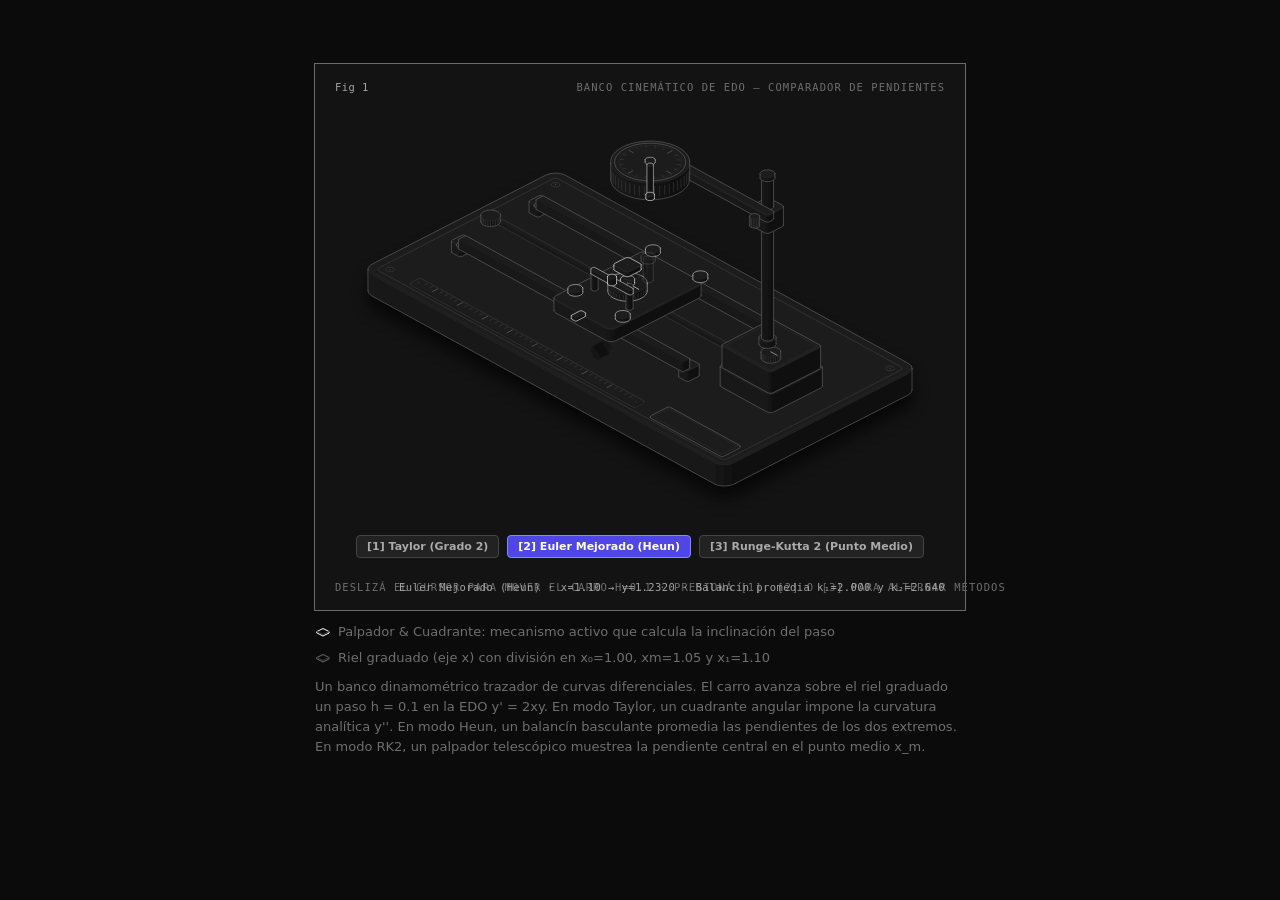
<file: anatomy.html>
<!doctype html><html lang="en"><head><meta charset="utf-8"><meta name="viewport" content="width=device-width, initial-scale=1"><title>Anatomy: Banco Cinemático de EDO — Grupo 10</title><style>
.iso{
  --anatomy-page:#0b0b0b;--anatomy-card:#131313;--anatomy-text:#a3a3a3;--anatomy-strong:#e6e6e6;--anatomy-muted:#6e6e6e;
  --anatomy-paper:#131313;--anatomy-face:#1b1b1b;--anatomy-top:#1c1c1c;
  --anatomy-shade-0:#0f0f0f;--anatomy-shade-1:#121212;--anatomy-shade-2:#151515;--anatomy-shade-3:#181818;
  --anatomy-lit-top:#262626;--anatomy-lit-shade:#1d1d1d;
  --anatomy-hi:#d4d4d4;--anatomy-mid:#6a6a6a;--anatomy-lo:#3e3e3e;--anatomy-faint:#2a2a2a;--anatomy-lit:#ffffff;
  --anatomy-halo:#050505;--anatomy-halo-opacity:.9;--anatomy-dot:#e6e6e6;
  --anatomy-red:#ff6b6b;--anatomy-green:#6be0a0;--anatomy-blue:#6b9bff;
  --anatomy-weight:.6px;--anatomy-ease:cubic-bezier(.32,.72,0,1);
  --anatomy-mono:ui-monospace,"SF Mono",Menlo,Consolas,monospace;
  --anatomy-lift:inset 0 1px 0 0 #ffffff0a,inset 0 0 0 1px #ffffff06,0 0 0 1px #00000026,0 1px 1px -.5px #00000014,0 3px 3px -1.5px #00000014,0 6px 6px -3px #00000014,0 12px 12px -6px #00000014;
}
.iso[data-theme="light"]{
  --anatomy-page:#f2f2ef;--anatomy-card:#fbfbfa;--anatomy-text:#57575a;--anatomy-strong:#18181a;--anatomy-muted:#8c8c90;
  --anatomy-paper:#fbfbfa;--anatomy-face:#ffffff;--anatomy-top:#ffffff;
  --anatomy-shade-0:#dcdcd9;--anatomy-shade-1:#e5e5e2;--anatomy-shade-2:#ededea;--anatomy-shade-3:#f4f4f1;
  --anatomy-lit-top:#ffffff;--anatomy-lit-shade:#eeeeeb;
  --anatomy-hi:#26262a;--anatomy-mid:#8a8a8f;--anatomy-lo:#b4b4b8;--anatomy-faint:#d4d4d6;--anatomy-lit:#000000;
  --anatomy-halo:#8a8a80;--anatomy-halo-opacity:.32;--anatomy-dot:#3a3a3e;
  --anatomy-red:#e5484d;--anatomy-green:#30a46c;--anatomy-blue:#3e63dd;
  --anatomy-lift:inset 0 1px 0 0 #ffffff,0 0 0 1px #0000000f,0 1px 1px -.5px #0000000a,0 3px 3px -1.5px #0000000a,0 6px 6px -3px #0000000a,0 12px 12px -6px #0000000a;
}
.iso-svg{display:block;width:100%;height:auto;overflow:visible}
.iso-svg path,.iso-svg circle{vector-effect:non-scaling-stroke}
.iso-fill{fill:var(--anatomy-paper);stroke:none}
.iso-solid[data-lit]>.iso-fill{fill:var(--anatomy-face)}
.iso-shade,.iso-top{stroke:none}
.iso-shade[data-shade="0"]{fill:var(--anatomy-shade-0)}
.iso-shade[data-shade="1"]{fill:var(--anatomy-shade-1)}
.iso-shade[data-shade="2"]{fill:var(--anatomy-shade-2)}
.iso-shade[data-shade="3"]{fill:var(--anatomy-shade-3)}
.iso-top{fill:var(--anatomy-top)}
.iso-solid[data-lit]>.iso-top{fill:var(--anatomy-lit-top)}
.iso-solid[data-lit]>.iso-shade{fill:var(--anatomy-lit-shade)}
.iso-solid[data-seamless]>.iso-shade,.iso-solid[data-seamless]>.iso-top{stroke-width:.4;stroke-linejoin:round}
.iso-solid[data-seamless]>.iso-shade[data-shade="0"]{stroke:var(--anatomy-shade-0)}
.iso-solid[data-seamless]>.iso-shade[data-shade="1"]{stroke:var(--anatomy-shade-1)}
.iso-solid[data-seamless]>.iso-shade[data-shade="2"]{stroke:var(--anatomy-shade-2)}
.iso-solid[data-seamless]>.iso-shade[data-shade="3"]{stroke:var(--anatomy-shade-3)}
.iso-solid[data-seamless]>.iso-top{stroke:var(--anatomy-top)}
.iso-solid[data-seamless][data-lit]>.iso-top{stroke:var(--anatomy-lit-top)}
.iso-solid[data-seamless][data-lit]>.iso-shade{stroke:var(--anatomy-lit-shade)}
.iso-solid[data-lit]>.iso-edge{stroke:var(--anatomy-lit)}
.iso-halo{fill:var(--anatomy-halo);stroke:none;filter:blur(9px);opacity:var(--anatomy-halo-opacity);transform:translateY(3px)}
.iso-line{fill:none;stroke:var(--anatomy-lo);stroke-width:var(--anatomy-weight);stroke-linecap:round;stroke-linejoin:round}
.iso-line[data-tone="hi"]{stroke:var(--anatomy-hi)}
.iso-line[data-tone="mid"]{stroke:var(--anatomy-mid)}
.iso-line[data-tone="lo"]{stroke:var(--anatomy-lo)}
.iso-line[data-tone="faint"]{stroke:var(--anatomy-faint)}
.iso-line[data-tone="lit"]{stroke:var(--anatomy-lit)}
.iso-line[data-tone="red"]{stroke:var(--anatomy-red)}
.iso-line[data-tone="green"]{stroke:var(--anatomy-green)}
.iso-line[data-tone="blue"]{stroke:var(--anatomy-blue)}
.iso-line[data-dotted]{stroke-dasharray:.01 3.5;stroke-width:1}
.iso-line[data-dashed]{stroke-dasharray:3 3}
.iso-line[data-flow]{stroke-dasharray:2 6}
.iso-wire-end{fill:var(--anatomy-paper);stroke:var(--anatomy-lo);stroke-width:var(--anatomy-weight)}
.iso-wire[data-tone="hi"] .iso-wire-end{stroke:var(--anatomy-hi)}
.iso-wire[data-tone="mid"] .iso-wire-end{stroke:var(--anatomy-mid)}
.iso-wire[data-tone="faint"] .iso-wire-end{stroke:var(--anatomy-faint)}
.iso-wire[data-tone="lit"] .iso-wire-end{stroke:var(--anatomy-lit)}
.iso-dots circle{fill:var(--anatomy-dot);stroke:none;opacity:.32}
.iso-dots[data-tone="hi"] circle{opacity:.85}
.iso-dots[data-tone="mid"] circle{opacity:.45}
.iso-dots[data-tone="lo"] circle{opacity:.22}
.iso-dots[data-tone="faint"] circle{opacity:.12}
.iso-face-text{fill:var(--anatomy-mid);font-family:var(--anatomy-mono);letter-spacing:.04em}
.iso-face-text[data-tone="hi"]{fill:var(--anatomy-hi)}
.iso-face-text[data-tone="lo"]{fill:var(--anatomy-lo)}
.iso-face-text[data-tone="faint"]{fill:var(--anatomy-faint)}
.tb-body{fill:var(--anatomy-shade-2);stroke:none}
.tb-shine{fill:var(--anatomy-top);stroke:none}
.tb-shade{fill:var(--anatomy-shade-0);stroke:none}
.tb-ring{fill:none;stroke:var(--anatomy-lo);stroke-width:.45;stroke-linecap:butt;stroke-linejoin:round}
.tb-ring[data-tone="mid"]{stroke:var(--anatomy-mid)}
.tb-ring[data-tone="faint"]{stroke:var(--anatomy-faint)}
.tb-ring[data-tone="hi"]{stroke:var(--anatomy-hi)}
@keyframes iso-flow{to{stroke-dashoffset:-32}}
@keyframes iso-pulse{0%,100%{opacity:.18}12%{opacity:1}40%{opacity:.18}}
.iso-line[data-flow]{animation:iso-flow 1600ms linear infinite}
.iso-dots circle[data-pulse]{animation:iso-pulse 1600ms steps(1,end) infinite;animation-delay:var(--pulse-at,0ms)}
.iso-figure{margin:32px 0 36px}
.iso-plate{position:relative;padding:52px 24px;border-radius:0;background:var(--anatomy-card);box-shadow:0 0 0 1px var(--anatomy-mid);--anatomy-paper:var(--anatomy-card)}
.iso-plate-corners{position:absolute;inset:18px 20px;pointer-events:none}
.iso-plate-corner{position:absolute;color:var(--anatomy-muted);font-family:var(--anatomy-mono);font-size:10.5px;line-height:1;letter-spacing:.04em;white-space:nowrap}
.iso-plate-corner[data-corner="fig"]{top:0;left:0;color:var(--anatomy-text)}
.iso-plate-corner[data-corner="title"]{top:0;right:0;text-transform:uppercase;letter-spacing:.1em}
.iso-plate-corner[data-corner="hint"]{bottom:0;left:0;text-transform:uppercase;letter-spacing:.1em}
.iso-plate-corner[data-corner="readout"]{right:0;bottom:0;color:var(--anatomy-text);font-variant-numeric:tabular-nums}
.iso-plate .iso-svg{margin:0 auto}
.iso-legend{display:grid;gap:8px;margin-top:12px;color:var(--anatomy-muted);font-size:13px;line-height:1.55}
.iso-keys{display:flex;flex-wrap:wrap;gap:6px 18px}
.iso-key{display:inline-flex;align-items:center;gap:7px}
.iso-swatch{width:16px;height:10px;flex:none;overflow:visible}
.iso-swatch path{fill:none;stroke:var(--anatomy-hi);stroke-width:1;vector-effect:non-scaling-stroke;stroke-linejoin:round;stroke-linecap:round}
.iso-swatch[data-mark="raised"] path,.iso-swatch[data-mark="flat"] path{stroke:var(--anatomy-mid)}
.iso-swatch[data-mark="lit"] path{stroke:var(--anatomy-lit)}
.iso-swatch[data-mark="dim"] path{stroke:var(--anatomy-lo)}
.iso-swatch[data-mark="dotted"] path{stroke-dasharray:.01 3;stroke-width:1.4}
.iso-swatch[data-mark="dashed"] path{stroke-dasharray:3 2.5}
.iso-swatch[data-mark="red"] path{stroke:var(--anatomy-red)}
.iso-swatch[data-mark="green"] path{stroke:var(--anatomy-green)}
.iso-swatch[data-mark="blue"] path{stroke:var(--anatomy-blue)}
.iso-swatch-crease{stroke:var(--anatomy-lo)!important}
@media (max-width:560px){.iso-plate{padding:48px 12px 70px}.iso-plate-corner[data-corner="hint"]{bottom:18px}}
@media (prefers-reduced-motion:reduce){.iso-line[data-flow],.iso-dots circle[data-pulse]{animation:none}}

*{box-sizing:border-box}
html{color-scheme:dark}
body[data-theme="light"]{color-scheme:light}
body{margin:0;background:var(--anatomy-page);color:var(--anatomy-text);font:14px/1.6 ui-sans-serif,system-ui,-apple-system,"Segoe UI",sans-serif;-webkit-font-smoothing:antialiased}
.iso-page{width:min(650px,100% - 32px);margin:64px auto 96px}
</style></head><body class="iso" data-theme="dark"><main class="iso-page"><figure class="iso-figure"><div class="iso-plate"><div class="iso-plate-corners" aria-hidden="true"><span class="iso-plate-corner" data-corner="fig">Fig 1</span><span class="iso-plate-corner" data-corner="title">Banco Cinemático de EDO — Comparador de Pendientes</span><span class="iso-plate-corner" data-corner="hint">Deslizá el cursor para mover el carro h=0.1 · Presioná [1], [2] o [3] para alternar métodos</span><span class="iso-plate-corner" data-corner="readout" data-readout>Euler Mejorado (Heun) · x=1.10 → y=1.2320 · Balancín promedia k₁=2.000 y k₂=2.640</span></div>
      <div class="iso-stage" data-mode="heun" tabindex="0" role="slider" aria-label="Banco cinemático de EDO: comparativa Taylor, Heun y RK2" aria-valuemin="0" aria-valuemax="1" aria-valuenow="1">
        
<svg viewBox="0 0 680 460" width="680" height="460" class="iso-svg" xmlns="http://www.w3.org/2000/svg">
  <defs>
    <style>
      .mech-taylor, .mech-heun, .mech-rk2 { transition: opacity 0.3s ease, transform 0.3s ease; }
      [data-mode="taylor"] .mech-taylor { opacity: 1; filter: drop-shadow(0 0 2px var(--iso-lit)); }
      [data-mode="taylor"] .mech-heun { opacity: 0.25; }
      [data-mode="taylor"] .mech-rk2 { opacity: 0.25; }

      [data-mode="heun"] .mech-taylor { opacity: 0.25; }
      [data-mode="heun"] .mech-heun { opacity: 1; filter: drop-shadow(0 0 2px var(--iso-lit)); }
      [data-mode="heun"] .mech-rk2 { opacity: 0.25; }

      [data-mode="rk2"] .mech-taylor { opacity: 0.25; }
      [data-mode="rk2"] .mech-heun { opacity: 0.25; }
      [data-mode="rk2"] .mech-rk2 { opacity: 1; filter: drop-shadow(0 0 2px var(--iso-lit)); }

      .mode-btn {
        background: var(--iso-fill-mid, #222);
        color: var(--iso-ink-mid, #aaa);
        border: 1px solid var(--iso-stroke-mid, #444);
        border-radius: 4px;
        padding: 4px 10px;
        font-family: inherit;
        font-size: 11px;
        font-weight: 600;
        cursor: pointer;
        transition: all 0.2s;
      }
      .mode-btn:hover {
        background: var(--iso-fill-hi, #333);
        color: var(--iso-ink-hi, #fff);
        border-color: var(--iso-stroke-hi, #888);
      }
      .mode-btn.active {
        background: var(--iso-accent, #4f46e5);
        color: #fff;
        border-color: #818cf8;
      }
      .controls-bar {
        display: flex;
        gap: 8px;
        align-items: center;
        justify-content: center;
        margin-top: 12px;
      }
    </style>
  </defs>

  <!-- Static Base, Rails, Stand -->
  <g class="iso-base"><path class="iso-halo" d="M32.7 183.5L33.1 181.8L34.1 180.2L35.6 178.7L37.7 177.4L233.4 77.3L235.9 76.2L238.7 75.5L241.8 75L244.9 74.9L248.1 75.1L251.1 75.6L253.9 76.4L256.3 77.5L642.7 289.5L644.7 290.8L646.1 292.3L647 294L647.3 295.6L647.3 319.8L646.9 321.4L645.9 323L644.4 324.5L642.3 325.8L446.6 425.9L444.1 427L441.3 427.7L438.2 428.2L435.1 428.3L431.9 428.1L428.9 427.6L426.1 426.8L423.7 425.7L37.3 213.7L35.3 212.4L33.9 210.9L33 209.2L32.7 207.6Z"/><g class="iso-solid"><path class="iso-fill" d="M228.9 122.8L228.9 121L229.8 119.2L231.3 117.6L233.5 116.2L236.2 115.1L239.3 114.4L242.6 114L246 114L249.3 114.5L252.4 115.3L255 116.4L257.1 117.9L258.5 119.5L259.2 121.3L259.2 125.1L259.1 126.9L258.3 128.6L256.8 130.2L254.6 131.6L251.9 132.7L248.8 133.5L245.5 133.9L242.1 133.8L238.8 133.4L235.7 132.6L233.1 131.4L231 130L229.6 128.4L228.9 126.6Z"/><path class="iso-shade" data-shade="0" d="M254.6 131.6L251.9 132.7L251.9 128.9L254.6 127.8ZM259.2 125.1L259.1 126.9L259.1 123.1L259.2 121.3ZM259.1 126.9L258.3 128.6L258.3 124.8L259.1 123.1ZM258.3 128.6L256.8 130.2L256.8 126.4L258.3 124.8ZM256.8 130.2L254.6 131.6L254.6 127.8L256.8 126.4Z"/><path class="iso-shade" data-shade="1" d="M251.9 132.7L248.8 133.5L248.8 129.7L251.9 128.9ZM248.8 133.5L245.5 133.9L245.5 130.1L248.8 129.7Z"/><path class="iso-shade" data-shade="2" d="M245.5 133.9L242.1 133.8L242.1 130L245.5 130.1ZM242.1 133.8L238.8 133.4L238.8 129.6L242.1 130ZM238.8 133.4L235.7 132.6L235.7 128.8L238.8 129.6Z"/><path class="iso-shade" data-shade="3" d="M235.7 132.6L233.1 131.4L233.1 127.6L235.7 128.8ZM233.1 131.4L231 130L231 126.2L233.1 127.6ZM231 130L229.6 128.4L229.6 124.6L231 126.2ZM229.6 128.4L228.9 126.6L228.9 122.8L229.6 124.6Z"/><path class="iso-top" d="M254.6 127.8L251.9 128.9L248.8 129.7L245.5 130.1L242.1 130L238.8 129.6L235.7 128.8L233.1 127.6L231 126.2L229.6 124.6L228.9 122.8L228.9 121L229.8 119.2L231.3 117.6L233.5 116.2L236.2 115.1L239.3 114.4L242.6 114L246 114L249.3 114.5L252.4 115.3L255 116.4L257.1 117.9L258.5 119.5L259.2 121.3L259.1 123.1L258.3 124.8L256.8 126.4Z"/><path class="iso-line iso-crease" data-tone="faint" d="M259.2 121.3L259.1 123.1L258.3 124.8L256.8 126.4L254.6 127.8L251.9 128.9L248.8 129.7L245.5 130.1L242.1 130L238.8 129.6L235.7 128.8L233.1 127.6L231 126.2L229.6 124.6L228.9 122.8"/><path class="iso-line iso-edge" data-tone="lo" d="M228.9 122.8L228.9 121L229.8 119.2L231.3 117.6L233.5 116.2L236.2 115.1L239.3 114.4L242.6 114L246 114L249.3 114.5L252.4 115.3L255 116.4L257.1 117.9L258.5 119.5L259.2 121.3M259.2 125.1L259.1 126.9L258.3 128.6L256.8 130.2L254.6 131.6L251.9 132.7L248.8 133.5L245.5 133.9L242.1 133.8L238.8 133.4L235.7 132.6L233.1 131.4L231 130L229.6 128.4L228.9 126.6M228.9 122.8L228.9 126.6M259.2 121.3L259.2 125.1"/></g><g class="iso-solid"><path class="iso-fill" d="M232.3 116.1L232.4 114.7L233 113.3L234.2 112.1L235.9 111L238 110.2L240.3 109.6L242.9 109.3L245.6 109.3L248.1 109.6L250.5 110.3L252.5 111.2L254.1 112.3L255.2 113.5L255.8 114.9L255.8 121.4L255.7 122.8L255.1 124.2L253.9 125.4L252.2 126.5L250.1 127.4L247.7 128L245.2 128.2L242.5 128.2L240 127.9L237.6 127.3L235.6 126.4L234 125.3L232.9 124L232.3 122.6Z"/><path class="iso-shade" data-shade="0" d="M252.2 126.5L250.1 127.4L250.1 120.8L252.2 120ZM255.8 121.4L255.7 122.8L255.7 116.3L255.8 114.9ZM255.7 122.8L255.1 124.2L255.1 117.7L255.7 116.3ZM255.1 124.2L253.9 125.4L253.9 118.9L255.1 117.7ZM253.9 125.4L252.2 126.5L252.2 120L253.9 118.9Z"/><path class="iso-shade" data-shade="1" d="M250.1 127.4L247.7 128L247.7 121.4L250.1 120.8ZM247.7 128L245.2 128.2L245.2 121.7L247.7 121.4Z"/><path class="iso-shade" data-shade="2" d="M245.2 128.2L242.5 128.2L242.5 121.7L245.2 121.7ZM242.5 128.2L240 127.9L240 121.3L242.5 121.7ZM240 127.9L237.6 127.3L237.6 120.7L240 121.3Z"/><path class="iso-shade" data-shade="3" d="M237.6 127.3L235.6 126.4L235.6 119.8L237.6 120.7ZM235.6 126.4L234 125.3L234 118.7L235.6 119.8ZM234 125.3L232.9 124L232.9 117.5L234 118.7ZM232.9 124L232.3 122.6L232.3 116.1L232.9 117.5Z"/><path class="iso-top" d="M252.2 120L250.1 120.8L247.7 121.4L245.2 121.7L242.5 121.7L240 121.3L237.6 120.7L235.6 119.8L234 118.7L232.9 117.5L232.3 116.1L232.4 114.7L233 113.3L234.2 112.1L235.9 111L238 110.2L240.3 109.6L242.9 109.3L245.6 109.3L248.1 109.6L250.5 110.3L252.5 111.2L254.1 112.3L255.2 113.5L255.8 114.9L255.7 116.3L255.1 117.7L253.9 118.9Z"/><path class="iso-line iso-crease" data-tone="faint" d="M255.8 114.9L255.7 116.3L255.1 117.7L253.9 118.9L252.2 120L250.1 120.8L247.7 121.4L245.2 121.7L242.5 121.7L240 121.3L237.6 120.7L235.6 119.8L234 118.7L232.9 117.5L232.3 116.1"/><path class="iso-line iso-edge" data-tone="mid" d="M232.3 116.1L232.4 114.7L233 113.3L234.2 112.1L235.9 111L238 110.2L240.3 109.6L242.9 109.3L245.6 109.3L248.1 109.6L250.5 110.3L252.5 111.2L254.1 112.3L255.2 113.5L255.8 114.9M255.8 121.4L255.7 122.8L255.1 124.2L253.9 125.4L252.2 126.5L250.1 127.4L247.7 128L245.2 128.2L242.5 128.2L240 127.9L237.6 127.3L235.6 126.4L234 125.3L232.9 124L232.3 122.6M232.3 116.1L232.3 122.6M255.8 114.9L255.8 121.4"/></g><g class="iso-solid"><path class="iso-fill" d="M68.3 205L68.3 203.2L69.1 201.4L70.7 199.8L72.8 198.4L75.5 197.3L78.6 196.6L82 196.2L85.4 196.2L88.7 196.7L91.7 197.5L94.4 198.6L96.4 200.1L97.9 201.7L98.6 203.5L98.6 207.3L98.5 209.1L97.7 210.8L96.2 212.4L94 213.8L91.3 214.9L88.2 215.7L84.9 216.1L81.4 216L78.1 215.6L75.1 214.8L72.5 213.6L70.4 212.2L69 210.6L68.3 208.8Z"/><path class="iso-shade" data-shade="0" d="M94 213.8L91.3 214.9L91.3 211.1L94 210ZM98.6 207.3L98.5 209.1L98.5 205.3L98.6 203.5ZM98.5 209.1L97.7 210.8L97.7 207L98.5 205.3ZM97.7 210.8L96.2 212.4L96.2 208.6L97.7 207ZM96.2 212.4L94 213.8L94 210L96.2 208.6Z"/><path class="iso-shade" data-shade="1" d="M91.3 214.9L88.2 215.7L88.2 211.9L91.3 211.1ZM88.2 215.7L84.9 216.1L84.9 212.3L88.2 211.9Z"/><path class="iso-shade" data-shade="2" d="M84.9 216.1L81.4 216L81.4 212.2L84.9 212.3ZM81.4 216L78.1 215.6L78.1 211.8L81.4 212.2ZM78.1 215.6L75.1 214.8L75.1 211L78.1 211.8Z"/><path class="iso-shade" data-shade="3" d="M75.1 214.8L72.5 213.6L72.5 209.8L75.1 211ZM72.5 213.6L70.4 212.2L70.4 208.4L72.5 209.8ZM70.4 212.2L69 210.6L69 206.8L70.4 208.4ZM69 210.6L68.3 208.8L68.3 205L69 206.8Z"/><path class="iso-top" d="M94 210L91.3 211.1L88.2 211.9L84.9 212.3L81.4 212.2L78.1 211.8L75.1 211L72.5 209.8L70.4 208.4L69 206.8L68.3 205L68.3 203.2L69.1 201.4L70.7 199.8L72.8 198.4L75.5 197.3L78.6 196.6L82 196.2L85.4 196.2L88.7 196.7L91.7 197.5L94.4 198.6L96.4 200.1L97.9 201.7L98.6 203.5L98.5 205.3L97.7 207L96.2 208.6Z"/><path class="iso-line iso-crease" data-tone="faint" d="M98.6 203.5L98.5 205.3L97.7 207L96.2 208.6L94 210L91.3 211.1L88.2 211.9L84.9 212.3L81.4 212.2L78.1 211.8L75.1 211L72.5 209.8L70.4 208.4L69 206.8L68.3 205"/><path class="iso-line iso-edge" data-tone="lo" d="M68.3 205L68.3 203.2L69.1 201.4L70.7 199.8L72.8 198.4L75.5 197.3L78.6 196.6L82 196.2L85.4 196.2L88.7 196.7L91.7 197.5L94.4 198.6L96.4 200.1L97.9 201.7L98.6 203.5M98.6 207.3L98.5 209.1L97.7 210.8L96.2 212.4L94 213.8L91.3 214.9L88.2 215.7L84.9 216.1L81.4 216L78.1 215.6L75.1 214.8L72.5 213.6L70.4 212.2L69 210.6L68.3 208.8M68.3 205L68.3 208.8M98.6 203.5L98.6 207.3"/></g><g class="iso-solid"><path class="iso-fill" d="M71.7 198.3L71.7 196.9L72.4 195.5L73.6 194.3L75.2 193.2L77.3 192.4L79.7 191.8L82.3 191.5L84.9 191.5L87.5 191.8L89.8 192.5L91.9 193.4L93.5 194.5L94.6 195.7L95.1 197.1L95.1 203.6L95.1 205L94.5 206.4L93.3 207.6L91.6 208.7L89.5 209.6L87.1 210.2L84.5 210.4L81.9 210.4L79.3 210.1L77 209.5L74.9 208.6L73.3 207.5L72.2 206.2L71.7 204.8Z"/><path class="iso-shade" data-shade="0" d="M91.6 208.7L89.5 209.6L89.5 203L91.6 202.2ZM95.1 203.6L95.1 205L95.1 198.5L95.1 197.1ZM95.1 205L94.5 206.4L94.5 199.9L95.1 198.5ZM94.5 206.4L93.3 207.6L93.3 201.1L94.5 199.9ZM93.3 207.6L91.6 208.7L91.6 202.2L93.3 201.1Z"/><path class="iso-shade" data-shade="1" d="M89.5 209.6L87.1 210.2L87.1 203.6L89.5 203ZM87.1 210.2L84.5 210.4L84.5 203.9L87.1 203.6Z"/><path class="iso-shade" data-shade="2" d="M84.5 210.4L81.9 210.4L81.9 203.9L84.5 203.9ZM81.9 210.4L79.3 210.1L79.3 203.5L81.9 203.9ZM79.3 210.1L77 209.5L77 202.9L79.3 203.5Z"/><path class="iso-shade" data-shade="3" d="M77 209.5L74.9 208.6L74.9 202L77 202.9ZM74.9 208.6L73.3 207.5L73.3 200.9L74.9 202ZM73.3 207.5L72.2 206.2L72.2 199.7L73.3 200.9ZM72.2 206.2L71.7 204.8L71.7 198.3L72.2 199.7Z"/><path class="iso-top" d="M91.6 202.2L89.5 203L87.1 203.6L84.5 203.9L81.9 203.9L79.3 203.5L77 202.9L74.9 202L73.3 200.9L72.2 199.7L71.7 198.3L71.7 196.9L72.4 195.5L73.6 194.3L75.2 193.2L77.3 192.4L79.7 191.8L82.3 191.5L84.9 191.5L87.5 191.8L89.8 192.5L91.9 193.4L93.5 194.5L94.6 195.7L95.1 197.1L95.1 198.5L94.5 199.9L93.3 201.1Z"/><path class="iso-line iso-crease" data-tone="faint" d="M95.1 197.1L95.1 198.5L94.5 199.9L93.3 201.1L91.6 202.2L89.5 203L87.1 203.6L84.5 203.9L81.9 203.9L79.3 203.5L77 202.9L74.9 202L73.3 200.9L72.2 199.7L71.7 198.3"/><path class="iso-line iso-edge" data-tone="mid" d="M71.7 198.3L71.7 196.9L72.4 195.5L73.6 194.3L75.2 193.2L77.3 192.4L79.7 191.8L82.3 191.5L84.9 191.5L87.5 191.8L89.8 192.5L91.9 193.4L93.5 194.5L94.6 195.7L95.1 197.1M95.1 203.6L95.1 205L94.5 206.4L93.3 207.6L91.6 208.7L89.5 209.6L87.1 210.2L84.5 210.4L81.9 210.4L79.3 210.1L77 209.5L74.9 208.6L73.3 207.5L72.2 206.2L71.7 204.8M71.7 198.3L71.7 204.8M95.1 197.1L95.1 203.6"/></g><g class="iso-solid"><path class="iso-fill" d="M581.4 316.3L581.5 314.5L582.3 312.7L583.8 311.1L586 309.7L588.7 308.6L591.8 307.8L595.1 307.5L598.6 307.5L601.9 307.9L604.9 308.7L607.5 309.9L609.6 311.3L611 313L611.7 314.7L611.7 318.5L611.7 320.3L610.9 322.1L609.3 323.7L607.2 325.1L604.5 326.2L601.4 326.9L598 327.3L594.6 327.3L591.3 326.8L588.3 326L585.6 324.9L583.6 323.5L582.1 321.8L581.4 320Z"/><path class="iso-shade" data-shade="0" d="M607.2 325.1L604.5 326.2L604.5 322.4L607.2 321.3ZM611.7 318.5L611.7 320.3L611.7 316.5L611.7 314.7ZM611.7 320.3L610.9 322.1L610.9 318.3L611.7 316.5ZM610.9 322.1L609.3 323.7L609.3 319.9L610.9 318.3ZM609.3 323.7L607.2 325.1L607.2 321.3L609.3 319.9Z"/><path class="iso-shade" data-shade="1" d="M604.5 326.2L601.4 326.9L601.4 323.2L604.5 322.4ZM601.4 326.9L598 327.3L598 323.5L601.4 323.2Z"/><path class="iso-shade" data-shade="2" d="M598 327.3L594.6 327.3L594.6 323.5L598 323.5ZM594.6 327.3L591.3 326.8L591.3 323.1L594.6 323.5ZM591.3 326.8L588.3 326L588.3 322.3L591.3 323.1Z"/><path class="iso-shade" data-shade="3" d="M588.3 326L585.6 324.9L585.6 321.1L588.3 322.3ZM585.6 324.9L583.6 323.5L583.6 319.7L585.6 321.1ZM583.6 323.5L582.1 321.8L582.1 318L583.6 319.7ZM582.1 321.8L581.4 320L581.4 316.3L582.1 318Z"/><path class="iso-top" d="M607.2 321.3L604.5 322.4L601.4 323.2L598 323.5L594.6 323.5L591.3 323.1L588.3 322.3L585.6 321.1L583.6 319.7L582.1 318L581.4 316.3L581.5 314.5L582.3 312.7L583.8 311.1L586 309.7L588.7 308.6L591.8 307.8L595.1 307.5L598.6 307.5L601.9 307.9L604.9 308.7L607.5 309.9L609.6 311.3L611 313L611.7 314.7L611.7 316.5L610.9 318.3L609.3 319.9Z"/><path class="iso-line iso-crease" data-tone="faint" d="M611.7 314.7L611.7 316.5L610.9 318.3L609.3 319.9L607.2 321.3L604.5 322.4L601.4 323.2L598 323.5L594.6 323.5L591.3 323.1L588.3 322.3L585.6 321.1L583.6 319.7L582.1 318L581.4 316.3"/><path class="iso-line iso-edge" data-tone="lo" d="M581.4 316.3L581.5 314.5L582.3 312.7L583.8 311.1L586 309.7L588.7 308.6L591.8 307.8L595.1 307.5L598.6 307.5L601.9 307.9L604.9 308.7L607.5 309.9L609.6 311.3L611 313L611.7 314.7M611.7 318.5L611.7 320.3L610.9 322.1L609.3 323.7L607.2 325.1L604.5 326.2L601.4 326.9L598 327.3L594.6 327.3L591.3 326.8L588.3 326L585.6 324.9L583.6 323.5L582.1 321.8L581.4 320M581.4 316.3L581.4 320M611.7 314.7L611.7 318.5"/></g><g class="iso-solid"><path class="iso-fill" d="M584.9 309.5L584.9 308.1L585.5 306.8L586.7 305.5L588.4 304.5L590.5 303.6L592.9 303L595.5 302.7L598.1 302.8L600.7 303.1L603 303.7L605.1 304.6L606.7 305.7L607.8 307L608.3 308.4L608.3 314.9L608.3 316.3L607.6 317.7L606.4 318.9L604.8 320L602.7 320.8L600.3 321.4L597.7 321.7L595.1 321.7L592.5 321.3L590.2 320.7L588.1 319.8L586.5 318.7L585.4 317.5L584.9 316.1Z"/><path class="iso-shade" data-shade="0" d="M604.8 320L602.7 320.8L602.7 314.3L604.8 313.4ZM608.3 314.9L608.3 316.3L608.3 309.8L608.3 308.4ZM608.3 316.3L607.6 317.7L607.6 311.1L608.3 309.8ZM607.6 317.7L606.4 318.9L606.4 312.4L607.6 311.1ZM606.4 318.9L604.8 320L604.8 313.4L606.4 312.4Z"/><path class="iso-shade" data-shade="1" d="M602.7 320.8L600.3 321.4L600.3 314.9L602.7 314.3ZM600.3 321.4L597.7 321.7L597.7 315.2L600.3 314.9Z"/><path class="iso-shade" data-shade="2" d="M597.7 321.7L595.1 321.7L595.1 315.1L597.7 315.2ZM595.1 321.7L592.5 321.3L592.5 314.8L595.1 315.1ZM592.5 321.3L590.2 320.7L590.2 314.2L592.5 314.8Z"/><path class="iso-shade" data-shade="3" d="M590.2 320.7L588.1 319.8L588.1 313.3L590.2 314.2ZM588.1 319.8L586.5 318.7L586.5 312.2L588.1 313.3ZM586.5 318.7L585.4 317.5L585.4 310.9L586.5 312.2ZM585.4 317.5L584.9 316.1L584.9 309.5L585.4 310.9Z"/><path class="iso-top" d="M604.8 313.4L602.7 314.3L600.3 314.9L597.7 315.2L595.1 315.1L592.5 314.8L590.2 314.2L588.1 313.3L586.5 312.2L585.4 310.9L584.9 309.5L584.9 308.1L585.5 306.8L586.7 305.5L588.4 304.5L590.5 303.6L592.9 303L595.5 302.7L598.1 302.8L600.7 303.1L603 303.7L605.1 304.6L606.7 305.7L607.8 307L608.3 308.4L608.3 309.8L607.6 311.1L606.4 312.4Z"/><path class="iso-line iso-crease" data-tone="faint" d="M608.3 308.4L608.3 309.8L607.6 311.1L606.4 312.4L604.8 313.4L602.7 314.3L600.3 314.9L597.7 315.2L595.1 315.1L592.5 314.8L590.2 314.2L588.1 313.3L586.5 312.2L585.4 310.9L584.9 309.5"/><path class="iso-line iso-edge" data-tone="mid" d="M584.9 309.5L584.9 308.1L585.5 306.8L586.7 305.5L588.4 304.5L590.5 303.6L592.9 303L595.5 302.7L598.1 302.8L600.7 303.1L603 303.7L605.1 304.6L606.7 305.7L607.8 307L608.3 308.4M608.3 314.9L608.3 316.3L607.6 317.7L606.4 318.9L604.8 320L602.7 320.8L600.3 321.4L597.7 321.7L595.1 321.7L592.5 321.3L590.2 320.7L588.1 319.8L586.5 318.7L585.4 317.5L584.9 316.1M584.9 309.5L584.9 316.1M608.3 308.4L608.3 314.9"/></g><g class="iso-solid"><path class="iso-fill" d="M420.8 398.5L420.9 396.7L421.7 394.9L423.2 393.3L425.4 391.9L428.1 390.8L431.2 390L434.5 389.7L437.9 389.7L441.2 390.1L444.3 390.9L446.9 392.1L449 393.5L450.4 395.2L451.1 396.9L451.1 400.7L451.1 402.5L450.2 404.3L448.7 405.9L446.5 407.3L443.8 408.4L440.7 409.1L437.4 409.5L434 409.5L430.7 409.1L427.6 408.2L425 407.1L422.9 405.7L421.5 404L420.8 402.2Z"/><path class="iso-shade" data-shade="0" d="M446.5 407.3L443.8 408.4L443.8 404.6L446.5 403.5ZM451.1 400.7L451.1 402.5L451.1 398.7L451.1 396.9ZM451.1 402.5L450.2 404.3L450.2 400.5L451.1 398.7ZM450.2 404.3L448.7 405.9L448.7 402.1L450.2 400.5ZM448.7 405.9L446.5 407.3L446.5 403.5L448.7 402.1Z"/><path class="iso-shade" data-shade="1" d="M443.8 408.4L440.7 409.1L440.7 405.4L443.8 404.6ZM440.7 409.1L437.4 409.5L437.4 405.7L440.7 405.4Z"/><path class="iso-shade" data-shade="2" d="M437.4 409.5L434 409.5L434 405.7L437.4 405.7ZM434 409.5L430.7 409.1L430.7 405.3L434 405.7ZM430.7 409.1L427.6 408.2L427.6 404.5L430.7 405.3Z"/><path class="iso-shade" data-shade="3" d="M427.6 408.2L425 407.1L425 403.3L427.6 404.5ZM425 407.1L422.9 405.7L422.9 401.9L425 403.3ZM422.9 405.7L421.5 404L421.5 400.2L422.9 401.9ZM421.5 404L420.8 402.2L420.8 398.5L421.5 400.2Z"/><path class="iso-top" d="M446.5 403.5L443.8 404.6L440.7 405.4L437.4 405.7L434 405.7L430.7 405.3L427.6 404.5L425 403.3L422.9 401.9L421.5 400.2L420.8 398.5L420.9 396.7L421.7 394.9L423.2 393.3L425.4 391.9L428.1 390.8L431.2 390L434.5 389.7L437.9 389.7L441.2 390.1L444.3 390.9L446.9 392.1L449 393.5L450.4 395.2L451.1 396.9L451.1 398.7L450.2 400.5L448.7 402.1Z"/><path class="iso-line iso-crease" data-tone="faint" d="M451.1 396.9L451.1 398.7L450.2 400.5L448.7 402.1L446.5 403.5L443.8 404.6L440.7 405.4L437.4 405.7L434 405.7L430.7 405.3L427.6 404.5L425 403.3L422.9 401.9L421.5 400.2L420.8 398.5"/><path class="iso-line iso-edge" data-tone="lo" d="M420.8 398.5L420.9 396.7L421.7 394.9L423.2 393.3L425.4 391.9L428.1 390.8L431.2 390L434.5 389.7L437.9 389.7L441.2 390.1L444.3 390.9L446.9 392.1L449 393.5L450.4 395.2L451.1 396.9M451.1 400.7L451.1 402.5L450.2 404.3L448.7 405.9L446.5 407.3L443.8 408.4L440.7 409.1L437.4 409.5L434 409.5L430.7 409.1L427.6 408.2L425 407.1L422.9 405.7L421.5 404L420.8 402.2M420.8 398.5L420.8 402.2M451.1 396.9L451.1 400.7"/></g><g class="iso-solid"><path class="iso-fill" d="M424.2 391.7L424.3 390.3L424.9 389L426.1 387.7L427.8 386.7L429.9 385.8L432.3 385.2L434.8 384.9L437.5 385L440 385.3L442.4 385.9L444.4 386.8L446 387.9L447.1 389.2L447.7 390.6L447.7 397.1L447.6 398.5L447 399.9L445.8 401.1L444.1 402.2L442 403L439.7 403.6L437.1 403.9L434.4 403.9L431.9 403.5L429.5 402.9L427.5 402L425.9 400.9L424.8 399.7L424.2 398.3Z"/><path class="iso-shade" data-shade="0" d="M444.1 402.2L442 403L442 396.5L444.1 395.6ZM447.7 397.1L447.6 398.5L447.6 392L447.7 390.6ZM447.6 398.5L447 399.9L447 393.3L447.6 392ZM447 399.9L445.8 401.1L445.8 394.6L447 393.3ZM445.8 401.1L444.1 402.2L444.1 395.6L445.8 394.6Z"/><path class="iso-shade" data-shade="1" d="M442 403L439.7 403.6L439.7 397.1L442 396.5ZM439.7 403.6L437.1 403.9L437.1 397.4L439.7 397.1Z"/><path class="iso-shade" data-shade="2" d="M437.1 403.9L434.4 403.9L434.4 397.3L437.1 397.4ZM434.4 403.9L431.9 403.5L431.9 397L434.4 397.3ZM431.9 403.5L429.5 402.9L429.5 396.4L431.9 397Z"/><path class="iso-shade" data-shade="3" d="M429.5 402.9L427.5 402L427.5 395.5L429.5 396.4ZM427.5 402L425.9 400.9L425.9 394.4L427.5 395.5ZM425.9 400.9L424.8 399.7L424.8 393.1L425.9 394.4ZM424.8 399.7L424.2 398.3L424.2 391.7L424.8 393.1Z"/><path class="iso-top" d="M444.1 395.6L442 396.5L439.7 397.1L437.1 397.4L434.4 397.3L431.9 397L429.5 396.4L427.5 395.5L425.9 394.4L424.8 393.1L424.2 391.7L424.3 390.3L424.9 389L426.1 387.7L427.8 386.7L429.9 385.8L432.3 385.2L434.8 384.9L437.5 385L440 385.3L442.4 385.9L444.4 386.8L446 387.9L447.1 389.2L447.7 390.6L447.6 392L447 393.3L445.8 394.6Z"/><path class="iso-line iso-crease" data-tone="faint" d="M447.7 390.6L447.6 392L447 393.3L445.8 394.6L444.1 395.6L442 396.5L439.7 397.1L437.1 397.4L434.4 397.3L431.9 397L429.5 396.4L427.5 395.5L425.9 394.4L424.8 393.1L424.2 391.7"/><path class="iso-line iso-edge" data-tone="mid" d="M424.2 391.7L424.3 390.3L424.9 389L426.1 387.7L427.8 386.7L429.9 385.8L432.3 385.2L434.8 384.9L437.5 385L440 385.3L442.4 385.9L444.4 386.8L446 387.9L447.1 389.2L447.7 390.6M447.7 397.1L447.6 398.5L447 399.9L445.8 401.1L444.1 402.2L442 403L439.7 403.6L437.1 403.9L434.4 403.9L431.9 403.5L429.5 402.9L427.5 402L425.9 400.9L424.8 399.7L424.2 398.3M424.2 391.7L424.2 398.3M447.7 390.6L447.7 397.1"/></g><g class="iso-solid"><path class="iso-fill" d="M32.7 173.1L33.1 171.4L34.1 169.8L35.6 168.4L37.7 167.1L233.4 66.9L235.9 65.9L238.7 65.1L241.8 64.7L244.9 64.5L248.1 64.7L251.1 65.2L253.9 66.1L256.3 67.2L642.7 279.2L644.7 280.5L646.1 282L647 283.6L647.3 285.3L647.3 309.4L646.9 311.1L645.9 312.7L644.4 314.2L642.3 315.5L446.6 415.6L444.1 416.6L441.3 417.4L438.2 417.9L435.1 418L431.9 417.8L428.9 417.3L426.1 416.5L423.7 415.4L37.3 203.4L35.3 202L33.9 200.5L33 198.9L32.7 197.2Z"/><path class="iso-shade" data-shade="0" d="M647.3 309.4L646.9 311.1L646.9 287L647.3 285.3ZM646.9 311.1L645.9 312.7L645.9 288.6L646.9 287ZM645.9 312.7L644.4 314.2L644.4 290.1L645.9 288.6ZM644.4 314.2L642.3 315.5L642.3 291.4L644.4 290.1ZM642.3 315.5L446.6 415.6L446.6 391.5L642.3 291.4ZM446.6 415.6L444.1 416.6L444.1 392.5L446.6 391.5Z"/><path class="iso-shade" data-shade="1" d="M444.1 416.6L441.3 417.4L441.3 393.3L444.1 392.5ZM441.3 417.4L438.2 417.9L438.2 393.8L441.3 393.3ZM438.2 417.9L435.1 418L435.1 393.9L438.2 393.8Z"/><path class="iso-shade" data-shade="2" d="M435.1 418L431.9 417.8L431.9 393.7L435.1 393.9ZM431.9 417.8L428.9 417.3L428.9 393.2L431.9 393.7ZM428.9 417.3L426.1 416.5L426.1 392.4L428.9 393.2Z"/><path class="iso-shade" data-shade="3" d="M426.1 416.5L423.7 415.4L423.7 391.3L426.1 392.4ZM423.7 415.4L37.3 203.4L37.3 179.3L423.7 391.3ZM37.3 203.4L35.3 202L35.3 177.9L37.3 179.3ZM35.3 202L33.9 200.5L33.9 176.4L35.3 177.9ZM33.9 200.5L33 198.9L33 174.8L33.9 176.4ZM33 198.9L32.7 197.2L32.7 173.1L33 174.8Z"/><path class="iso-top" d="M642.7 279.2L644.7 280.5L646.1 282L647 283.6L647.3 285.3L646.9 287L645.9 288.6L644.4 290.1L642.3 291.4L446.6 391.5L444.1 392.5L441.3 393.3L438.2 393.8L435.1 393.9L431.9 393.7L428.9 393.2L426.1 392.4L423.7 391.3L37.3 179.3L35.3 177.9L33.9 176.4L33 174.8L32.7 173.1L33.1 171.4L34.1 169.8L35.6 168.4L37.7 167.1L233.4 66.9L235.9 65.9L238.7 65.1L241.8 64.7L244.9 64.5L248.1 64.7L251.1 65.2L253.9 66.1L256.3 67.2Z"/><path class="iso-line iso-crease" data-tone="faint" d="M647.3 285.3L646.9 287L645.9 288.6L644.4 290.1L642.3 291.4L446.6 391.5L444.1 392.5L441.3 393.3L438.2 393.8L435.1 393.9L431.9 393.7L428.9 393.2L426.1 392.4L423.7 391.3L37.3 179.3L35.3 177.9L33.9 176.4L33 174.8L32.7 173.1"/><path class="iso-line iso-bevel" data-tone="faint" d="M647.3 285.3L643.3 286.6L642.6 287.8L641.4 289L639.7 290L444.2 390L442.2 390.9L440 391.5L437.6 391.9L435.1 392L432.7 391.8L430.3 391.4L428.2 390.8L426.2 389.9L40 178L38.4 176.9L37.3 175.7L36.6 174.5L32.7 173.1"/><path class="iso-line iso-edge" data-tone="mid" d="M32.7 173.1L33.1 171.4L34.1 169.8L35.6 168.4L37.7 167.1L233.4 66.9L235.9 65.9L238.7 65.1L241.8 64.7L244.9 64.5L248.1 64.7L251.1 65.2L253.9 66.1L256.3 67.2L642.7 279.2L644.7 280.5L646.1 282L647 283.6L647.3 285.3M647.3 309.4L646.9 311.1L645.9 312.7L644.4 314.2L642.3 315.5L446.6 415.6L444.1 416.6L441.3 417.4L438.2 417.9L435.1 418L431.9 417.8L428.9 417.3L426.1 416.5L423.7 415.4L37.3 203.4L35.3 202L33.9 200.5L33 198.9L32.7 197.2M647.3 285.3L647.3 309.4M32.7 173.1L32.7 197.2"/></g><path class="iso-line" data-tone="lo" d="M634.7 283.3L635.3 283.7L635.8 284.2L636 284.7L636.1 285.2L636 285.7L635.7 286.2L635.2 286.7L634.6 287.1L438.9 387.2L438.1 387.6L437.2 387.8L436.3 388L435.3 388L434.3 387.9L433.3 387.8L432.5 387.5L431.7 387.2L45.3 175.1L44.7 174.7L44.2 174.3L44 173.8L43.9 173.2L44 172.7L44.3 172.2L44.8 171.7L45.4 171.3L241.1 71.2L241.9 70.9L242.8 70.6L243.7 70.5L244.7 70.4L245.7 70.5L246.7 70.7L247.5 70.9L248.3 71.3Z"/><path class="iso-line" data-tone="lo" d="M247.9 79.6L246.3 80.1L244.4 80.3L242.6 80.1L241 79.5L240 78.6L239.6 77.7L240 76.7L241.1 75.8L242.7 75.3L244.6 75.1L246.4 75.3L248 75.9L249 76.8L249.4 77.7L249 78.7ZM625.8 286.9L624.2 287.5L622.3 287.7L620.5 287.5L618.9 286.9L617.9 286L617.6 285L618 284.1L619 283.2L620.6 282.7L622.5 282.5L624.4 282.7L625.9 283.3L627 284.1L627.3 285.1L626.9 286.1ZM61 175.2L59.4 175.8L57.5 175.9L55.6 175.7L54.1 175.1L53 174.3L52.7 173.3L53.1 172.3L54.2 171.5L55.8 171L57.7 170.8L59.5 171L61.1 171.6L62.1 172.4L62.4 173.4L62 174.4ZM438.9 382.6L437.3 383.1L435.4 383.3L433.6 383.1L432 382.5L431 381.7L430.6 380.7L431 379.7L432.1 378.9L433.7 378.3L435.6 378.2L437.4 378.4L439 378.9L440 379.8L440.4 380.8L440 381.8Z"/><g class="iso-dots" data-tone="mid"><circle cx="244.5" cy="77.7" r="0.5"/><circle cx="622.4" cy="285.1" r="0.5"/><circle cx="57.6" cy="173.4" r="0.5"/><circle cx="435.5" cy="380.7" r="0.5"/></g><g class="iso-solid"><path class="iso-fill" d="M81.1 189.3L81.1 188.6L81.7 188L89.9 183.8L91 183.5L92.3 183.5L93.4 183.9L343.8 321.3L344.4 321.9L344.4 323.3L344.4 323.9L343.8 324.5L335.6 328.7L334.5 329L333.2 329L332.1 328.7L81.7 191.2L81.1 190.6Z"/><path class="iso-shade" data-shade="0" d="M344.4 323.3L344.4 323.9L344.4 322.6L344.4 321.9ZM344.4 323.9L343.8 324.5L343.8 323.1L344.4 322.6ZM343.8 324.5L335.6 328.7L335.6 327.3L343.8 323.1Z"/><path class="iso-shade" data-shade="1" d="M335.6 328.7L334.5 329L334.5 327.6L335.6 327.3Z"/><path class="iso-shade" data-shade="2" d="M334.5 329L333.2 329L333.2 327.6L334.5 327.6Z"/><path class="iso-shade" data-shade="3" d="M333.2 329L332.1 328.7L332.1 327.3L333.2 327.6ZM332.1 328.7L81.7 191.2L81.7 189.8L332.1 327.3ZM81.7 191.2L81.1 190.6L81.1 189.3L81.7 189.8Z"/><path class="iso-top" d="M343.8 321.3L344.4 321.9L344.4 322.6L343.8 323.1L335.6 327.3L334.5 327.6L333.2 327.6L332.1 327.3L81.7 189.8L81.1 189.3L81.1 188.6L81.7 188L89.9 183.8L91 183.5L92.3 183.5L93.4 183.9Z"/><path class="iso-line iso-edge" data-tone="lo" d="M81.1 189.3L81.1 188.6L81.7 188L89.9 183.8L91 183.5L92.3 183.5L93.4 183.9L343.8 321.3L344.4 321.9M344.4 323.3L344.4 323.9L343.8 324.5L335.6 328.7L334.5 329L333.2 329L332.1 328.7L81.7 191.2L81.1 190.6M344.4 321.9L344.4 323.3M81.1 189.3L81.1 190.6"/></g><path class="iso-line" data-tone="lo" d="M100.1 189.1L96.9 190.8M105.7 192.2L102.5 193.8M117 198.4L113.8 200M122.6 201.5L119.4 203.1M128.3 204.6L125.1 206.2M133.9 207.7L130.7 209.3M145.2 213.9L142 215.5M150.8 217L147.6 218.6M156.5 220.1L153.3 221.7M162.1 223.2L158.9 224.8M173.4 229.3L170.2 231M179.1 232.4L175.8 234.1M184.7 235.5L181.5 237.2M190.3 238.6L187.1 240.3M201.6 244.8L198.4 246.5M207.3 247.9L204 249.6M212.9 251L209.7 252.7M218.5 254.1L215.3 255.8M229.8 260.3L226.6 261.9M235.5 263.4L232.2 265M241.1 266.5L237.9 268.1M246.7 269.6L243.5 271.2M258 275.8L254.8 277.4M263.7 278.9L260.5 280.5M269.3 282L266.1 283.6M274.9 285.1L271.7 286.7M286.2 291.3L283 292.9M291.9 294.3L288.7 296M297.5 297.4L294.3 299.1M303.1 300.5L299.9 302.2M314.4 306.7L311.2 308.4M320.1 309.8L316.9 311.5M325.7 312.9L322.5 314.6M331.4 316L328.1 317.7"/><path class="iso-line" data-tone="mid" d="M111.4 195.3L105.2 198.4M139.6 210.8L133.4 213.9M167.8 226.3L161.6 229.4M196 241.7L189.8 244.9M224.2 257.2L218 260.3M252.4 272.7L246.2 275.8M280.6 288.2L274.5 291.3M308.8 303.6L302.7 306.8"/><g class="iso-dots" data-tone="mid"><circle cx="90.1" cy="188.3" r="0.45"/><circle cx="335.4" cy="322.9" r="0.45"/></g><g class="iso-solid"><path class="iso-fill" d="M352 339.8L352.1 339L352.9 338.2L370.4 329.3L371.8 328.9L373.4 328.9L374.7 329.3L452.3 371.9L453 372.6L453 373.6L453 374.5L452.2 375.2L434.7 384.2L433.3 384.6L431.7 384.5L430.4 384.1L352.8 341.6L352 340.8Z"/><path class="iso-shade" data-shade="0" d="M453 373.6L453 374.5L453 373.4L453 372.6ZM453 374.5L452.2 375.2L452.2 374.2L453 373.4ZM452.2 375.2L434.7 384.2L434.7 383.1L452.2 374.2Z"/><path class="iso-shade" data-shade="1" d="M434.7 384.2L433.3 384.6L433.3 383.5L434.7 383.1Z"/><path class="iso-shade" data-shade="2" d="M433.3 384.6L431.7 384.5L431.7 383.5L433.3 383.5Z"/><path class="iso-shade" data-shade="3" d="M431.7 384.5L430.4 384.1L430.4 383.1L431.7 383.5ZM430.4 384.1L352.8 341.6L352.8 340.5L430.4 383.1ZM352.8 341.6L352 340.8L352 339.8L352.8 340.5Z"/><path class="iso-top" d="M452.3 371.9L453 372.6L453 373.4L452.2 374.2L434.7 383.1L433.3 383.5L431.7 383.5L430.4 383.1L352.8 340.5L352 339.8L352.1 339L352.9 338.2L370.4 329.3L371.8 328.9L373.4 328.9L374.7 329.3Z"/><path class="iso-line iso-edge" data-tone="mid" d="M352 339.8L352.1 339L352.9 338.2L370.4 329.3L371.8 328.9L373.4 328.9L374.7 329.3L452.3 371.9L453 372.6M453 373.6L453 374.5L452.2 375.2L434.7 384.2L433.3 384.6L431.7 384.5L430.4 384.1L352.8 341.6L352 340.8M453 372.6L453 373.6M352 339.8L352 340.8"/></g><path class="iso-line" data-tone="faint" d="M450.5 372.8L450.6 372.8L450.7 372.9L450.7 372.9L450.7 373L450.7 373.1L450.6 373.1L450.6 373.2L450.5 373.2L433 382.2L432.9 382.2L432.8 382.3L432.7 382.3L432.6 382.3L432.4 382.3L432.3 382.3L432.2 382.2L432.1 382.2L354.6 339.6L354.5 339.6L354.4 339.5L354.4 339.5L354.4 339.4L354.4 339.3L354.4 339.3L354.5 339.2L354.6 339.2L372.1 330.2L372.2 330.2L372.3 330.1L372.4 330.1L372.5 330.1L372.7 330.1L372.8 330.1L372.9 330.2L373 330.2Z"/><g class="iso-dots" data-tone="lo"><circle cx="372.5" cy="332" r="0.35"/><circle cx="447.2" cy="373" r="0.35"/><circle cx="357.9" cy="339.4" r="0.35"/><circle cx="432.6" cy="380.4" r="0.35"/></g></g>
  <g class="iso-rails"><g class="iso-solid"><path class="iso-fill" d="M214.7 97L214.7 96.1L215.5 95.4L225.7 90.2L227.1 89.8L228.7 89.8L230 90.2L237.1 94.1L237.9 94.8L237.9 106.9L237.8 107.7L237 108.4L226.8 113.7L225.4 114.1L223.8 114.1L222.5 113.6L215.4 109.8L214.7 109Z"/><path class="iso-shade" data-shade="0" d="M237.9 106.9L237.8 107.7L237.8 95.7L237.9 94.8ZM237.8 107.7L237 108.4L237 96.4L237.8 95.7ZM237 108.4L226.8 113.7L226.8 101.6L237 96.4Z"/><path class="iso-shade" data-shade="1" d="M226.8 113.7L225.4 114.1L225.4 102L226.8 101.6Z"/><path class="iso-shade" data-shade="2" d="M225.4 114.1L223.8 114.1L223.8 102L225.4 102Z"/><path class="iso-shade" data-shade="3" d="M223.8 114.1L222.5 113.6L222.5 101.6L223.8 102ZM222.5 113.6L215.4 109.8L215.4 97.7L222.5 101.6ZM215.4 109.8L214.7 109L214.7 97L215.4 97.7Z"/><path class="iso-top" d="M237.1 94.1L237.9 94.8L237.8 95.7L237 96.4L226.8 101.6L225.4 102L223.8 102L222.5 101.6L215.4 97.7L214.7 97L214.7 96.1L215.5 95.4L225.7 90.2L227.1 89.8L228.7 89.8L230 90.2Z"/><path class="iso-line iso-crease" data-tone="faint" d="M237.9 94.8L237.8 95.7L237 96.4L226.8 101.6L225.4 102L223.8 102L222.5 101.6L215.4 97.7L214.7 97"/><path class="iso-line iso-bevel" data-tone="faint" d="M237.9 94.8L236.9 95.5L236.2 96.1L226.2 101.2L225.2 101.5L224.1 101.5L223.1 101.2L216.3 97.4L214.7 97"/><path class="iso-line iso-edge" data-tone="mid" d="M214.7 97L214.7 96.1L215.5 95.4L225.7 90.2L227.1 89.8L228.7 89.8L230 90.2L237.1 94.1L237.9 94.8M237.9 106.9L237.8 107.7L237 108.4L226.8 113.7L225.4 114.1L223.8 114.1L222.5 113.6L215.4 109.8L214.7 109M237.9 94.8L237.9 106.9M214.7 97L214.7 109"/></g><g class="iso-dots" data-tone="hi"><circle cx="226.3" cy="95.9" r="0.45"/></g><g class="iso-solid"><path class="iso-fill" d="M127.1 141.8L127.1 141L127.9 140.3L138.1 135L139.5 134.6L141.1 134.6L142.4 135.1L149.5 138.9L150.2 139.7L150.2 151.7L150.2 152.6L149.4 153.3L139.2 158.5L137.8 158.9L136.2 158.9L134.9 158.5L127.8 154.6L127.1 153.9Z"/><path class="iso-shade" data-shade="0" d="M150.2 151.7L150.2 152.6L150.2 140.5L150.2 139.7ZM150.2 152.6L149.4 153.3L149.4 141.2L150.2 140.5ZM149.4 153.3L139.2 158.5L139.2 146.5L149.4 141.2Z"/><path class="iso-shade" data-shade="1" d="M139.2 158.5L137.8 158.9L137.8 146.9L139.2 146.5Z"/><path class="iso-shade" data-shade="2" d="M137.8 158.9L136.2 158.9L136.2 146.9L137.8 146.9Z"/><path class="iso-shade" data-shade="3" d="M136.2 158.9L134.9 158.5L134.9 146.4L136.2 146.9ZM134.9 158.5L127.8 154.6L127.8 142.6L134.9 146.4ZM127.8 154.6L127.1 153.9L127.1 141.8L127.8 142.6Z"/><path class="iso-top" d="M149.5 138.9L150.2 139.7L150.2 140.5L149.4 141.2L139.2 146.5L137.8 146.9L136.2 146.9L134.9 146.4L127.8 142.6L127.1 141.8L127.1 141L127.9 140.3L138.1 135L139.5 134.6L141.1 134.6L142.4 135.1Z"/><path class="iso-line iso-crease" data-tone="faint" d="M150.2 139.7L150.2 140.5L149.4 141.2L139.2 146.5L137.8 146.9L136.2 146.9L134.9 146.4L127.8 142.6L127.1 141.8"/><path class="iso-line iso-bevel" data-tone="faint" d="M150.2 139.7L149.2 140.4L148.6 140.9L138.6 146L137.6 146.3L136.5 146.3L135.5 146L128.6 142.2L127.1 141.8"/><path class="iso-line iso-edge" data-tone="mid" d="M127.1 141.8L127.1 141L127.9 140.3L138.1 135L139.5 134.6L141.1 134.6L142.4 135.1L149.5 138.9L150.2 139.7M150.2 151.7L150.2 152.6L149.4 153.3L139.2 158.5L137.8 158.9L136.2 158.9L134.9 158.5L127.8 154.6L127.1 153.9M150.2 139.7L150.2 151.7M127.1 141.8L127.1 153.9"/></g><g class="iso-dots" data-tone="hi"><circle cx="138.7" cy="140.7" r="0.45"/></g><g class="iso-solid"><path class="iso-fill" d="M471.3 237.8L471.4 237L472.2 236.3L482.4 231L483.8 230.6L485.3 230.7L486.7 231.1L493.8 234.9L494.5 235.7L494.5 247.7L494.5 248.6L493.7 249.3L483.5 254.5L482.1 254.9L480.5 254.9L479.1 254.5L472.1 250.6L471.3 249.9Z"/><path class="iso-shade" data-shade="0" d="M494.5 247.7L494.5 248.6L494.5 236.5L494.5 235.7ZM494.5 248.6L493.7 249.3L493.7 237.2L494.5 236.5ZM493.7 249.3L483.5 254.5L483.5 242.5L493.7 237.2Z"/><path class="iso-shade" data-shade="1" d="M483.5 254.5L482.1 254.9L482.1 242.9L483.5 242.5Z"/><path class="iso-shade" data-shade="2" d="M482.1 254.9L480.5 254.9L480.5 242.9L482.1 242.9Z"/><path class="iso-shade" data-shade="3" d="M480.5 254.9L479.1 254.5L479.1 242.4L480.5 242.9ZM479.1 254.5L472.1 250.6L472.1 238.6L479.1 242.4ZM472.1 250.6L471.3 249.9L471.3 237.8L472.1 238.6Z"/><path class="iso-top" d="M493.8 234.9L494.5 235.7L494.5 236.5L493.7 237.2L483.5 242.5L482.1 242.9L480.5 242.9L479.1 242.4L472.1 238.6L471.3 237.8L471.4 237L472.2 236.3L482.4 231L483.8 230.6L485.3 230.7L486.7 231.1Z"/><path class="iso-line iso-crease" data-tone="faint" d="M494.5 235.7L494.5 236.5L493.7 237.2L483.5 242.5L482.1 242.9L480.5 242.9L479.1 242.4L472.1 238.6L471.3 237.8"/><path class="iso-line iso-bevel" data-tone="faint" d="M494.5 235.7L493.5 236.4L492.9 236.9L482.8 242L481.8 242.3L480.8 242.3L479.8 242L472.9 238.2L471.3 237.8"/><path class="iso-line iso-edge" data-tone="mid" d="M471.3 237.8L471.4 237L472.2 236.3L482.4 231L483.8 230.6L485.3 230.7L486.7 231.1L493.8 234.9L494.5 235.7M494.5 247.7L494.5 248.6L493.7 249.3L483.5 254.5L482.1 254.9L480.5 254.9L479.1 254.5L472.1 250.6L471.3 249.9M494.5 235.7L494.5 247.7M471.3 237.8L471.3 249.9"/></g><g class="iso-dots" data-tone="hi"><circle cx="482.9" cy="236.8" r="0.45"/></g><g class="iso-solid"><path class="iso-fill" d="M383.7 282.7L383.7 281.8L384.6 281.1L394.8 275.9L396.2 275.5L397.7 275.5L399.1 275.9L406.1 279.8L406.9 280.5L406.9 292.6L406.9 293.4L406.1 294.1L395.8 299.4L394.5 299.8L392.9 299.7L391.5 299.3L384.5 295.4L383.7 294.7Z"/><path class="iso-shade" data-shade="0" d="M406.9 292.6L406.9 293.4L406.9 281.4L406.9 280.5ZM406.9 293.4L406.1 294.1L406.1 282.1L406.9 281.4ZM406.1 294.1L395.8 299.4L395.8 287.3L406.1 282.1Z"/><path class="iso-shade" data-shade="1" d="M395.8 299.4L394.5 299.8L394.5 287.7L395.8 287.3Z"/><path class="iso-shade" data-shade="2" d="M394.5 299.8L392.9 299.7L392.9 287.7L394.5 287.7Z"/><path class="iso-shade" data-shade="3" d="M392.9 299.7L391.5 299.3L391.5 287.3L392.9 287.7ZM391.5 299.3L384.5 295.4L384.5 283.4L391.5 287.3ZM384.5 295.4L383.7 294.7L383.7 282.7L384.5 283.4Z"/><path class="iso-top" d="M406.1 279.8L406.9 280.5L406.9 281.4L406.1 282.1L395.8 287.3L394.5 287.7L392.9 287.7L391.5 287.3L384.5 283.4L383.7 282.7L383.7 281.8L384.6 281.1L394.8 275.9L396.2 275.5L397.7 275.5L399.1 275.9Z"/><path class="iso-line iso-crease" data-tone="faint" d="M406.9 280.5L406.9 281.4L406.1 282.1L395.8 287.3L394.5 287.7L392.9 287.7L391.5 287.3L384.5 283.4L383.7 282.7"/><path class="iso-line iso-bevel" data-tone="faint" d="M406.9 280.5L405.9 281.2L405.3 281.7L395.2 286.9L394.2 287.2L393.2 287.2L392.2 286.8L385.3 283.1L383.7 282.7"/><path class="iso-line iso-edge" data-tone="mid" d="M383.7 282.7L383.7 281.8L384.6 281.1L394.8 275.9L396.2 275.5L397.7 275.5L399.1 275.9L406.1 279.8L406.9 280.5M406.9 292.6L406.9 293.4L406.1 294.1L395.8 299.4L394.5 299.8L392.9 299.7L391.5 299.3L384.5 295.4L383.7 294.7M406.9 280.5L406.9 292.6M383.7 282.7L383.7 294.7"/></g><g class="iso-dots" data-tone="hi"><circle cx="395.3" cy="281.6" r="0.45"/></g><g class="iso-solid"><path class="iso-fill" d="M220.2 100.8L220.4 100L221 99.2L222 98.6L223.3 98.1L224.8 97.8L226.4 97.7L227.9 97.8L229.4 98.1L230.6 98.7L231.6 99.3L232.2 100.1L232.4 101L232.4 101.1L232.1 102L231.5 102.7L230.5 103.4L229.2 103.9L227.7 104.2L226.2 104.3L224.6 104.2L223.1 103.8L221.9 103.3L220.9 102.6L220.4 101.9L220.2 101Z"/><path class="iso-shade" data-shade="0" d="M230.5 103.4L229.2 103.9L229.2 103.7L230.5 103.2ZM232.4 101.1L232.1 102L232.1 101.8L232.4 101ZM232.1 102L231.5 102.7L231.5 102.6L232.1 101.8ZM231.5 102.7L230.5 103.4L230.5 103.2L231.5 102.6Z"/><path class="iso-shade" data-shade="1" d="M229.2 103.9L227.7 104.2L227.7 104L229.2 103.7ZM227.7 104.2L226.2 104.3L226.2 104.1L227.7 104Z"/><path class="iso-shade" data-shade="2" d="M226.2 104.3L224.6 104.2L224.6 104L226.2 104.1ZM224.6 104.2L223.1 103.8L223.1 103.7L224.6 104Z"/><path class="iso-shade" data-shade="3" d="M223.1 103.8L221.9 103.3L221.9 103.1L223.1 103.7ZM221.9 103.3L220.9 102.6L220.9 102.5L221.9 103.1ZM220.9 102.6L220.4 101.9L220.4 101.7L220.9 102.5ZM220.4 101.9L220.2 101L220.2 100.8L220.4 101.7Z"/><path class="iso-top" d="M230.5 103.2L229.2 103.7L227.7 104L226.2 104.1L224.6 104L223.1 103.7L221.9 103.1L220.9 102.5L220.4 101.7L220.2 100.8L220.4 100L221 99.2L222 98.6L223.3 98.1L224.8 97.8L226.4 97.7L227.9 97.8L229.4 98.1L230.6 98.7L231.6 99.3L232.2 100.1L232.4 101L232.1 101.8L231.5 102.6Z"/><path class="iso-line iso-crease" data-tone="faint" d="M232.4 101L232.1 101.8L231.5 102.6L230.5 103.2L229.2 103.7L227.7 104L226.2 104.1L224.6 104L223.1 103.7L221.9 103.1L220.9 102.5L220.4 101.7L220.2 100.8"/><path class="iso-line iso-edge" data-tone="mid" d="M220.2 100.8L220.4 100L221 99.2L222 98.6L223.3 98.1L224.8 97.8L226.4 97.7L227.9 97.8L229.4 98.1L230.6 98.7L231.6 99.3L232.2 100.1L232.4 101M232.4 101.1L232.1 102L231.5 102.7L230.5 103.4L229.2 103.9L227.7 104.2L226.2 104.3L224.6 104.2L223.1 103.8L221.9 103.3L220.9 102.6L220.4 101.9L220.2 101M220.2 100.8L220.2 101M232.4 101L232.4 101.1"/></g><g class="iso-solid"><path class="iso-fill" d="M222.6 94.9L222.6 94.5L223.1 94.1L229.5 90.8L230.2 90.6L231.1 90.6L231.8 90.8L483.4 228.9L483.8 229.3L483.8 239.6L483.7 240.1L483.3 240.4L476.9 243.7L476.2 243.9L475.3 243.9L474.6 243.7L223 105.7L222.6 105.3Z"/><path class="iso-shade" data-shade="0" d="M483.8 239.6L483.7 240.1L483.7 229.7L483.8 229.3ZM483.7 240.1L483.3 240.4L483.3 230.1L483.7 229.7ZM483.3 240.4L476.9 243.7L476.9 233.4L483.3 230.1Z"/><path class="iso-shade" data-shade="1" d="M476.9 243.7L476.2 243.9L476.2 233.6L476.9 233.4Z"/><path class="iso-shade" data-shade="2" d="M476.2 243.9L475.3 243.9L475.3 233.6L476.2 233.6Z"/><path class="iso-shade" data-shade="3" d="M475.3 243.9L474.6 243.7L474.6 233.4L475.3 233.6ZM474.6 243.7L223 105.7L223 95.3L474.6 233.4ZM223 105.7L222.6 105.3L222.6 94.9L223 95.3Z"/><path class="iso-top" d="M483.4 228.9L483.8 229.3L483.7 229.7L483.3 230.1L476.9 233.4L476.2 233.6L475.3 233.6L474.6 233.4L223 95.3L222.6 94.9L222.6 94.5L223.1 94.1L229.5 90.8L230.2 90.6L231.1 90.6L231.8 90.8Z"/><path class="iso-line iso-edge" data-tone="mid" d="M222.6 94.9L222.6 94.5L223.1 94.1L229.5 90.8L230.2 90.6L231.1 90.6L231.8 90.8L483.4 228.9L483.8 229.3M483.8 239.6L483.7 240.1L483.3 240.4L476.9 243.7L476.2 243.9L475.3 243.9L474.6 243.7L223 105.7L222.6 105.3M483.8 229.3L483.8 239.6M222.6 94.9L222.6 105.3"/></g><g class="iso-solid"><path class="iso-fill" d="M132.6 145.7L132.8 144.9L133.4 144.1L134.4 143.4L135.7 142.9L137.2 142.6L138.8 142.5L140.3 142.6L141.8 143L143 143.5L144 144.2L144.6 145L144.7 145.8L144.7 146L144.5 146.8L143.9 147.6L142.9 148.2L141.6 148.7L140.1 149L138.5 149.1L137 149L135.5 148.7L134.3 148.2L133.3 147.5L132.7 146.7L132.6 145.9Z"/><path class="iso-shade" data-shade="0" d="M142.9 148.2L141.6 148.7L141.6 148.6L142.9 148.1ZM144.7 146L144.5 146.8L144.5 146.6L144.7 145.8ZM144.5 146.8L143.9 147.6L143.9 147.4L144.5 146.6ZM143.9 147.6L142.9 148.2L142.9 148.1L143.9 147.4Z"/><path class="iso-shade" data-shade="1" d="M141.6 148.7L140.1 149L140.1 148.9L141.6 148.6ZM140.1 149L138.5 149.1L138.5 149L140.1 148.9Z"/><path class="iso-shade" data-shade="2" d="M138.5 149.1L137 149L137 148.8L138.5 149ZM137 149L135.5 148.7L135.5 148.5L137 148.8Z"/><path class="iso-shade" data-shade="3" d="M135.5 148.7L134.3 148.2L134.3 148L135.5 148.5ZM134.3 148.2L133.3 147.5L133.3 147.3L134.3 148ZM133.3 147.5L132.7 146.7L132.7 146.5L133.3 147.3ZM132.7 146.7L132.6 145.9L132.6 145.7L132.7 146.5Z"/><path class="iso-top" d="M142.9 148.1L141.6 148.6L140.1 148.9L138.5 149L137 148.8L135.5 148.5L134.3 148L133.3 147.3L132.7 146.5L132.6 145.7L132.8 144.9L133.4 144.1L134.4 143.4L135.7 142.9L137.2 142.6L138.8 142.5L140.3 142.6L141.8 143L143 143.5L144 144.2L144.6 145L144.7 145.8L144.5 146.6L143.9 147.4Z"/><path class="iso-line iso-crease" data-tone="faint" d="M144.7 145.8L144.5 146.6L143.9 147.4L142.9 148.1L141.6 148.6L140.1 148.9L138.5 149L137 148.8L135.5 148.5L134.3 148L133.3 147.3L132.7 146.5L132.6 145.7"/><path class="iso-line iso-edge" data-tone="mid" d="M132.6 145.7L132.8 144.9L133.4 144.1L134.4 143.4L135.7 142.9L137.2 142.6L138.8 142.5L140.3 142.6L141.8 143L143 143.5L144 144.2L144.6 145L144.7 145.8M144.7 146L144.5 146.8L143.9 147.6L142.9 148.2L141.6 148.7L140.1 149L138.5 149.1L137 149L135.5 148.7L134.3 148.2L133.3 147.5L132.7 146.7L132.6 145.9M132.6 145.7L132.6 145.9M144.7 145.8L144.7 146"/></g><g class="iso-solid"><path class="iso-fill" d="M135 139.8L135 139.3L135.4 139L141.9 135.7L142.6 135.4L143.4 135.5L144.2 135.7L395.7 273.7L396.1 274.1L396.1 284.5L396.1 284.9L395.7 285.3L389.3 288.6L388.5 288.8L387.7 288.8L387 288.5L135.4 150.5L135 150.1Z"/><path class="iso-shade" data-shade="0" d="M396.1 284.5L396.1 284.9L396.1 274.6L396.1 274.1ZM396.1 284.9L395.7 285.3L395.7 275L396.1 274.6ZM395.7 285.3L389.3 288.6L389.3 278.2L395.7 275Z"/><path class="iso-shade" data-shade="1" d="M389.3 288.6L388.5 288.8L388.5 278.5L389.3 278.2Z"/><path class="iso-shade" data-shade="2" d="M388.5 288.8L387.7 288.8L387.7 278.4L388.5 278.5Z"/><path class="iso-shade" data-shade="3" d="M387.7 288.8L387 288.5L387 278.2L387.7 278.4ZM387 288.5L135.4 150.5L135.4 140.2L387 278.2ZM135.4 150.5L135 150.1L135 139.8L135.4 140.2Z"/><path class="iso-top" d="M395.7 273.7L396.1 274.1L396.1 274.6L395.7 275L389.3 278.2L388.5 278.5L387.7 278.4L387 278.2L135.4 140.2L135 139.8L135 139.3L135.4 139L141.9 135.7L142.6 135.4L143.4 135.5L144.2 135.7Z"/><path class="iso-line iso-edge" data-tone="mid" d="M135 139.8L135 139.3L135.4 139L141.9 135.7L142.6 135.4L143.4 135.5L144.2 135.7L395.7 273.7L396.1 274.1M396.1 284.5L396.1 284.9L395.7 285.3L389.3 288.6L388.5 288.8L387.7 288.8L387 288.5L135.4 150.5L135 150.1M396.1 274.1L396.1 284.5M135 139.8L135 150.1"/></g><g class="iso-solid"><path class="iso-fill" d="M180.5 119.2L180.7 118.9L184.2 117.1L184.8 117L185.4 117.1L438.1 255.8L438.3 256.1L438.3 259.9L438 260.2L434.5 262L434 262.1L433.4 262L180.7 123.3L180.5 123Z"/><path class="iso-shade" data-shade="0" d="M438.3 259.9L438 260.2L438 256.4L438.3 256.1ZM438 260.2L434.5 262L434.5 258.2L438 256.4Z"/><path class="iso-shade" data-shade="1" d="M434.5 262L434 262.1L434 258.3L434.5 258.2Z"/><path class="iso-shade" data-shade="2" d="M434 262.1L433.4 262L433.4 258.2L434 258.3Z"/><path class="iso-shade" data-shade="3" d="M433.4 262L180.7 123.3L180.7 119.5L433.4 258.2ZM180.7 123.3L180.5 123L180.5 119.2L180.7 119.5Z"/><path class="iso-top" d="M438.1 255.8L438.3 256.1L438 256.4L434.5 258.2L434 258.3L433.4 258.2L180.7 119.5L180.5 119.2L180.7 118.9L184.2 117.1L184.8 117L185.4 117.1Z"/><path class="iso-line iso-edge" data-tone="lo" d="M180.5 119.2L180.7 118.9L184.2 117.1L184.8 117L185.4 117.1L438.1 255.8L438.3 256.1M438.3 259.9L438 260.2L434.5 262L434 262.1L433.4 262L180.7 123.3L180.5 123M438.3 256.1L438.3 259.9M180.5 119.2L180.5 123"/></g><g class="iso-solid"><path class="iso-fill" d="M160.1 112.7L160.1 111.4L160.7 110.1L161.8 108.9L163.4 107.9L165.4 107.1L167.7 106.5L170.1 106.3L172.6 106.3L175 106.6L177.3 107.2L179.2 108L180.7 109.1L181.8 110.3L182.3 111.6L182.3 118.5L182.2 119.8L181.7 121.1L180.5 122.3L178.9 123.3L177 124.1L174.7 124.6L172.2 124.9L169.7 124.9L167.3 124.6L165.1 124L163.1 123.1L161.6 122.1L160.6 120.9L160.1 119.6Z"/><path class="iso-shade" data-shade="0" d="M178.9 123.3L177 124.1L177 117.2L178.9 116.4ZM182.3 118.5L182.2 119.8L182.2 112.9L182.3 111.6ZM182.2 119.8L181.7 121.1L181.7 114.2L182.2 112.9ZM181.7 121.1L180.5 122.3L180.5 115.4L181.7 114.2ZM180.5 122.3L178.9 123.3L178.9 116.4L180.5 115.4Z"/><path class="iso-shade" data-shade="1" d="M177 124.1L174.7 124.6L174.7 117.8L177 117.2ZM174.7 124.6L172.2 124.9L172.2 118L174.7 117.8Z"/><path class="iso-shade" data-shade="2" d="M172.2 124.9L169.7 124.9L169.7 118L172.2 118ZM169.7 124.9L167.3 124.6L167.3 117.7L169.7 118ZM167.3 124.6L165.1 124L165.1 117.1L167.3 117.7Z"/><path class="iso-shade" data-shade="3" d="M165.1 124L163.1 123.1L163.1 116.3L165.1 117.1ZM163.1 123.1L161.6 122.1L161.6 115.2L163.1 116.3ZM161.6 122.1L160.6 120.9L160.6 114L161.6 115.2ZM160.6 120.9L160.1 119.6L160.1 112.7L160.6 114Z"/><path class="iso-top" d="M178.9 116.4L177 117.2L174.7 117.8L172.2 118L169.7 118L167.3 117.7L165.1 117.1L163.1 116.3L161.6 115.2L160.6 114L160.1 112.7L160.1 111.4L160.7 110.1L161.8 108.9L163.4 107.9L165.4 107.1L167.7 106.5L170.1 106.3L172.6 106.3L175 106.6L177.3 107.2L179.2 108L180.7 109.1L181.8 110.3L182.3 111.6L182.2 112.9L181.7 114.2L180.5 115.4Z"/><path class="iso-line iso-crease" data-tone="faint" d="M182.3 111.6L182.2 112.9L181.7 114.2L180.5 115.4L178.9 116.4L177 117.2L174.7 117.8L172.2 118L169.7 118L167.3 117.7L165.1 117.1L163.1 116.3L161.6 115.2L160.6 114L160.1 112.7"/><path class="iso-line iso-edge" data-tone="mid" d="M160.1 112.7L160.1 111.4L160.7 110.1L161.8 108.9L163.4 107.9L165.4 107.1L167.7 106.5L170.1 106.3L172.6 106.3L175 106.6L177.3 107.2L179.2 108L180.7 109.1L181.8 110.3L182.3 111.6M182.3 118.5L182.2 119.8L181.7 121.1L180.5 122.3L178.9 123.3L177 124.1L174.7 124.6L172.2 124.9L169.7 124.9L167.3 124.6L165.1 124L163.1 123.1L161.6 122.1L160.6 120.9L160.1 119.6M160.1 112.7L160.1 119.6M182.3 111.6L182.3 118.5"/></g><path class="iso-line" data-tone="lo" d="M178.9 122.6L178.9 117.1M176.6 123.5L176.6 118M173.9 124.1L173.9 118.6M171 124.3L171 118.7M168.1 124L168.1 118.5M165.4 123.4L165.4 117.9M163.1 122.4L163.1 116.9M161.4 121.2L161.4 115.7M160.3 119.8L160.3 114.3M181.9 120L181.9 114.5M180.7 121.4L180.7 115.9"/></g>
  <g class="iso-stand"><g class="iso-solid"><path class="iso-fill" d="M430.6 283.7L430.6 282.7L431.2 281.7L432.4 280.9L484.9 254L486.5 253.4L488.3 253.2L490.2 253.2L492 253.5L493.6 254.1L544.3 282L545.4 282.8L546 283.8L546 304.4L545.9 305.4L545.3 306.4L544.2 307.2L491.6 334.1L490 334.7L488.2 335L486.3 334.9L484.5 334.6L483 334L432.2 306.2L431.1 305.3L430.6 304.4Z"/><path class="iso-shade" data-shade="0" d="M546 304.4L545.9 305.4L545.9 284.8L546 283.8ZM545.9 305.4L545.3 306.4L545.3 285.7L545.9 284.8ZM545.3 306.4L544.2 307.2L544.2 286.5L545.3 285.7ZM544.2 307.2L491.6 334.1L491.6 313.4L544.2 286.5ZM491.6 334.1L490 334.7L490 314L491.6 313.4Z"/><path class="iso-shade" data-shade="1" d="M490 334.7L488.2 335L488.2 314.3L490 314Z"/><path class="iso-shade" data-shade="2" d="M488.2 335L486.3 334.9L486.3 314.3L488.2 314.3ZM486.3 334.9L484.5 334.6L484.5 314L486.3 314.3Z"/><path class="iso-shade" data-shade="3" d="M484.5 334.6L483 334L483 313.4L484.5 314ZM483 334L432.2 306.2L432.2 285.5L483 313.4ZM432.2 306.2L431.1 305.3L431.1 284.7L432.2 285.5ZM431.1 305.3L430.6 304.4L430.6 283.7L431.1 284.7Z"/><path class="iso-top" d="M544.3 282L545.4 282.8L546 283.8L545.9 284.8L545.3 285.7L544.2 286.5L491.6 313.4L490 314L488.2 314.3L486.3 314.3L484.5 314L483 313.4L432.2 285.5L431.1 284.7L430.6 283.7L430.6 282.7L431.2 281.7L432.4 280.9L484.9 254L486.5 253.4L488.3 253.2L490.2 253.2L492 253.5L493.6 254.1Z"/><path class="iso-line iso-crease" data-tone="faint" d="M546 283.8L545.9 284.8L545.3 285.7L544.2 286.5L491.6 313.4L490 314L488.2 314.3L486.3 314.3L484.5 314L483 313.4L432.2 285.5L431.1 284.7L430.6 283.7"/><path class="iso-line iso-bevel" data-tone="faint" d="M546 283.8L544.3 284.6L543.9 285.3L543 286L490.6 312.8L489.3 313.2L488 313.5L486.6 313.4L485.3 313.2L484.1 312.7L433.5 284.9L432.6 284.3L430.6 283.7"/><path class="iso-line iso-edge" data-tone="mid" d="M430.6 283.7L430.6 282.7L431.2 281.7L432.4 280.9L484.9 254L486.5 253.4L488.3 253.2L490.2 253.2L492 253.5L493.6 254.1L544.3 282L545.4 282.8L546 283.8M546 304.4L545.9 305.4L545.3 306.4L544.2 307.2L491.6 334.1L490 334.7L488.2 335L486.3 334.9L484.5 334.6L483 334L432.2 306.2L431.1 305.3L430.6 304.4M546 283.8L546 304.4M430.6 283.7L430.6 304.4"/></g><g class="iso-solid"><path class="iso-fill" d="M432.6 259.5L432.6 258.8L433 258.1L433.8 257.6L486.4 230.7L487.4 230.3L488.6 230.1L489.9 230.1L491.1 230.3L492.1 230.8L542.9 258.6L543.6 259.2L544 259.8L544 283.9L543.9 284.6L543.5 285.2L542.8 285.8L490.2 312.7L489.1 313L487.9 313.2L486.7 313.2L485.5 313L484.4 312.6L433.7 284.7L433 284.2L432.6 283.6Z"/><path class="iso-shade" data-shade="0" d="M544 283.9L543.9 284.6L543.9 260.5L544 259.8ZM543.9 284.6L543.5 285.2L543.5 261.1L543.9 260.5ZM543.5 285.2L542.8 285.8L542.8 261.7L543.5 261.1ZM542.8 285.8L490.2 312.7L490.2 288.6L542.8 261.7ZM490.2 312.7L489.1 313L489.1 288.9L490.2 288.6Z"/><path class="iso-shade" data-shade="1" d="M489.1 313L487.9 313.2L487.9 289.1L489.1 288.9Z"/><path class="iso-shade" data-shade="2" d="M487.9 313.2L486.7 313.2L486.7 289.1L487.9 289.1ZM486.7 313.2L485.5 313L485.5 288.9L486.7 289.1Z"/><path class="iso-shade" data-shade="3" d="M485.5 313L484.4 312.6L484.4 288.5L485.5 288.9ZM484.4 312.6L433.7 284.7L433.7 260.6L484.4 288.5ZM433.7 284.7L433 284.2L433 260.1L433.7 260.6ZM433 284.2L432.6 283.6L432.6 259.5L433 260.1Z"/><path class="iso-top" d="M542.9 258.6L543.6 259.2L544 259.8L543.9 260.5L543.5 261.1L542.8 261.7L490.2 288.6L489.1 288.9L487.9 289.1L486.7 289.1L485.5 288.9L484.4 288.5L433.7 260.6L433 260.1L432.6 259.5L432.6 258.8L433 258.1L433.8 257.6L486.4 230.7L487.4 230.3L488.6 230.1L489.9 230.1L491.1 230.3L492.1 230.8Z"/><path class="iso-line iso-crease" data-tone="faint" d="M544 259.8L543.9 260.5L543.5 261.1L542.8 261.7L490.2 288.6L489.1 288.9L487.9 289.1L486.7 289.1L485.5 288.9L484.4 288.5L433.7 260.6L433 260.1L432.6 259.5"/><path class="iso-line iso-bevel" data-tone="faint" d="M544 259.8L542.3 260.3L542.1 260.7L541.5 261.1L489.2 287.9L488.4 288.2L487.7 288.3L486.9 288.3L486.2 288.1L485.5 287.9L434.9 260.1L434.4 259.7L432.6 259.5"/><path class="iso-line iso-edge" data-tone="mid" d="M432.6 259.5L432.6 258.8L433 258.1L433.8 257.6L486.4 230.7L487.4 230.3L488.6 230.1L489.9 230.1L491.1 230.3L492.1 230.8L542.9 258.6L543.6 259.2L544 259.8M544 283.9L543.9 284.6L543.5 285.2L542.8 285.8L490.2 312.7L489.1 313L487.9 313.2L486.7 313.2L485.5 313L484.4 312.6L433.7 284.7L433 284.2L432.6 283.6M544 259.8L544 283.9M432.6 259.5L432.6 283.6"/></g><path class="iso-line" data-tone="faint" d="M539.9 260.1L487.4 287L436.6 259.2L489.2 232.2Z"/><g class="iso-solid"><path class="iso-fill" d="M476.7 267L476.7 265.7L477.3 264.4L478.5 263.2L480.1 262.2L482 261.4L484.3 260.8L486.8 260.5L489.3 260.6L491.7 260.9L493.9 261.5L495.9 262.3L497.4 263.4L498.4 264.6L498.9 265.9L498.9 272.8L498.9 274.1L498.3 275.4L497.2 276.6L495.6 277.6L493.6 278.4L491.3 278.9L488.9 279.2L486.4 279.2L483.9 278.9L481.7 278.3L479.8 277.4L478.3 276.4L477.2 275.2L476.7 273.9Z"/><path class="iso-shade" data-shade="0" d="M495.6 277.6L493.6 278.4L493.6 271.5L495.6 270.7ZM498.9 272.8L498.9 274.1L498.9 267.2L498.9 265.9ZM498.9 274.1L498.3 275.4L498.3 268.5L498.9 267.2ZM498.3 275.4L497.2 276.6L497.2 269.7L498.3 268.5ZM497.2 276.6L495.6 277.6L495.6 270.7L497.2 269.7Z"/><path class="iso-shade" data-shade="1" d="M493.6 278.4L491.3 278.9L491.3 272.1L493.6 271.5ZM491.3 278.9L488.9 279.2L488.9 272.3L491.3 272.1Z"/><path class="iso-shade" data-shade="2" d="M488.9 279.2L486.4 279.2L486.4 272.3L488.9 272.3ZM486.4 279.2L483.9 278.9L483.9 272L486.4 272.3ZM483.9 278.9L481.7 278.3L481.7 271.4L483.9 272Z"/><path class="iso-shade" data-shade="3" d="M481.7 278.3L479.8 277.4L479.8 270.5L481.7 271.4ZM479.8 277.4L478.3 276.4L478.3 269.5L479.8 270.5ZM478.3 276.4L477.2 275.2L477.2 268.3L478.3 269.5ZM477.2 275.2L476.7 273.9L476.7 267L477.2 268.3Z"/><path class="iso-top" d="M495.6 270.7L493.6 271.5L491.3 272.1L488.9 272.3L486.4 272.3L483.9 272L481.7 271.4L479.8 270.5L478.3 269.5L477.2 268.3L476.7 267L476.7 265.7L477.3 264.4L478.5 263.2L480.1 262.2L482 261.4L484.3 260.8L486.8 260.5L489.3 260.6L491.7 260.9L493.9 261.5L495.9 262.3L497.4 263.4L498.4 264.6L498.9 265.9L498.9 267.2L498.3 268.5L497.2 269.7Z"/><path class="iso-line iso-crease" data-tone="faint" d="M498.9 265.9L498.9 267.2L498.3 268.5L497.2 269.7L495.6 270.7L493.6 271.5L491.3 272.1L488.9 272.3L486.4 272.3L483.9 272L481.7 271.4L479.8 270.5L478.3 269.5L477.2 268.3L476.7 267"/><path class="iso-line iso-edge" data-tone="mid" d="M476.7 267L476.7 265.7L477.3 264.4L478.5 263.2L480.1 262.2L482 261.4L484.3 260.8L486.8 260.5L489.3 260.6L491.7 260.9L493.9 261.5L495.9 262.3L497.4 263.4L498.4 264.6L498.9 265.9M498.9 272.8L498.9 274.1L498.3 275.4L497.2 276.6L495.6 277.6L493.6 278.4L491.3 278.9L488.9 279.2L486.4 279.2L483.9 278.9L481.7 278.3L479.8 277.4L478.3 276.4L477.2 275.2L476.7 273.9M476.7 267L476.7 273.9M498.9 265.9L498.9 272.8"/></g><path class="iso-line" data-tone="lo" d="M495.6 276.9L495.6 271.4M493.2 277.8L493.2 272.3M490.5 278.4L490.5 272.9M487.6 278.5L487.6 273M484.7 278.3L484.7 272.8M482.1 277.7L482.1 272.2M479.8 276.7L479.8 271.2M478.1 275.5L478.1 270M477 274.1L477 268.6M498.6 274.3L498.6 268.8M497.4 275.7L497.4 270.2"/><path class="iso-line" data-tone="hi" d="M487.8 266.4L494.9 270.3"/><g class="iso-solid"><path class="iso-fill" d="M474.3 250.9L474.4 249.8L474.9 248.6L475.9 247.6L477.3 246.7L479 246L481 245.5L483.1 245.3L485.3 245.3L487.4 245.6L489.4 246.1L491 246.8L492.4 247.8L493.3 248.8L493.7 249.9L493.7 256.8L493.7 258L493.2 259.1L492.2 260.1L490.8 261L489.1 261.7L487.1 262.2L485 262.4L482.8 262.4L480.7 262.2L478.7 261.6L477 260.9L475.7 260L474.8 258.9L474.3 257.8Z"/><path class="iso-shade" data-shade="0" d="M490.8 261L489.1 261.7L489.1 254.8L490.8 254.1ZM493.7 256.8L493.7 258L493.7 251.1L493.7 249.9ZM493.7 258L493.2 259.1L493.2 252.2L493.7 251.1ZM493.2 259.1L492.2 260.1L492.2 253.2L493.2 252.2ZM492.2 260.1L490.8 261L490.8 254.1L492.2 253.2Z"/><path class="iso-shade" data-shade="1" d="M489.1 261.7L487.1 262.2L487.1 255.3L489.1 254.8ZM487.1 262.2L485 262.4L485 255.6L487.1 255.3Z"/><path class="iso-shade" data-shade="2" d="M485 262.4L482.8 262.4L482.8 255.5L485 255.6ZM482.8 262.4L480.7 262.2L480.7 255.3L482.8 255.5ZM480.7 262.2L478.7 261.6L478.7 254.7L480.7 255.3Z"/><path class="iso-shade" data-shade="3" d="M478.7 261.6L477 260.9L477 254L478.7 254.7ZM477 260.9L475.7 260L475.7 253.1L477 254ZM475.7 260L474.8 258.9L474.8 252L475.7 253.1ZM474.8 258.9L474.3 257.8L474.3 250.9L474.8 252Z"/><path class="iso-top" d="M490.8 254.1L489.1 254.8L487.1 255.3L485 255.6L482.8 255.5L480.7 255.3L478.7 254.7L477 254L475.7 253.1L474.8 252L474.3 250.9L474.4 249.8L474.9 248.6L475.9 247.6L477.3 246.7L479 246L481 245.5L483.1 245.3L485.3 245.3L487.4 245.6L489.4 246.1L491 246.8L492.4 247.8L493.3 248.8L493.7 249.9L493.7 251.1L493.2 252.2L492.2 253.2Z"/><path class="iso-line iso-crease" data-tone="faint" d="M493.7 249.9L493.7 251.1L493.2 252.2L492.2 253.2L490.8 254.1L489.1 254.8L487.1 255.3L485 255.6L482.8 255.5L480.7 255.3L478.7 254.7L477 254L475.7 253.1L474.8 252L474.3 250.9"/><path class="iso-line iso-edge" data-tone="mid" d="M474.3 250.9L474.4 249.8L474.9 248.6L475.9 247.6L477.3 246.7L479 246L481 245.5L483.1 245.3L485.3 245.3L487.4 245.6L489.4 246.1L491 246.8L492.4 247.8L493.3 248.8L493.7 249.9M493.7 256.8L493.7 258L493.2 259.1L492.2 260.1L490.8 261L489.1 261.7L487.1 262.2L485 262.4L482.8 262.4L480.7 262.2L478.7 261.6L477 260.9L475.7 260L474.8 258.9L474.3 257.8M474.3 250.9L474.3 257.8M493.7 249.9L493.7 256.8"/></g><g class="iso-solid"><path class="iso-fill" d="M477.2 123.4L477.2 122.6L477.6 121.8L478.3 121L479.2 120.4L480.5 119.9L481.9 119.6L483.4 119.4L484.9 119.4L486.4 119.6L487.8 120L489 120.5L489.9 121.1L490.6 121.9L490.9 122.7L490.9 250.1L490.9 250.9L490.5 251.7L489.8 252.4L488.8 253.1L487.6 253.6L486.2 253.9L484.7 254.1L483.1 254L481.6 253.9L480.3 253.5L479.1 253L478.1 252.3L477.5 251.6L477.2 250.8Z"/><path class="iso-shade" data-shade="0" d="M488.8 253.1L487.6 253.6L487.6 126.2L488.8 125.7ZM490.9 250.1L490.9 250.9L490.9 123.5L490.9 122.7ZM490.9 250.9L490.5 251.7L490.5 124.3L490.9 123.5ZM490.5 251.7L489.8 252.4L489.8 125L490.5 124.3ZM489.8 252.4L488.8 253.1L488.8 125.7L489.8 125Z"/><path class="iso-shade" data-shade="1" d="M487.6 253.6L486.2 253.9L486.2 126.5L487.6 126.2ZM486.2 253.9L484.7 254.1L484.7 126.7L486.2 126.5Z"/><path class="iso-shade" data-shade="2" d="M484.7 254.1L483.1 254L483.1 126.7L484.7 126.7ZM483.1 254L481.6 253.9L481.6 126.5L483.1 126.7ZM481.6 253.9L480.3 253.5L480.3 126.1L481.6 126.5Z"/><path class="iso-shade" data-shade="3" d="M480.3 253.5L479.1 253L479.1 125.6L480.3 126.1ZM479.1 253L478.1 252.3L478.1 124.9L479.1 125.6ZM478.1 252.3L477.5 251.6L477.5 124.2L478.1 124.9ZM477.5 251.6L477.2 250.8L477.2 123.4L477.5 124.2Z"/><path class="iso-top" d="M488.8 125.7L487.6 126.2L486.2 126.5L484.7 126.7L483.1 126.7L481.6 126.5L480.3 126.1L479.1 125.6L478.1 124.9L477.5 124.2L477.2 123.4L477.2 122.6L477.6 121.8L478.3 121L479.2 120.4L480.5 119.9L481.9 119.6L483.4 119.4L484.9 119.4L486.4 119.6L487.8 120L489 120.5L489.9 121.1L490.6 121.9L490.9 122.7L490.9 123.5L490.5 124.3L489.8 125Z"/><path class="iso-line iso-edge" data-tone="mid" d="M477.2 123.4L477.2 122.6L477.6 121.8L478.3 121L479.2 120.4L480.5 119.9L481.9 119.6L483.4 119.4L484.9 119.4L486.4 119.6L487.8 120L489 120.5L489.9 121.1L490.6 121.9L490.9 122.7M490.9 250.1L490.9 250.9L490.5 251.7L489.8 252.4L488.8 253.1L487.6 253.6L486.2 253.9L484.7 254.1L483.1 254L481.6 253.9L480.3 253.5L479.1 253L478.1 252.3L477.5 251.6L477.2 250.8M477.2 123.4L477.2 250.8M490.9 122.7L490.9 250.1"/></g><g class="iso-solid"><path class="iso-fill" d="M466 102.2L466.5 101.2L467.6 100.3L480.7 93.6L482.4 93L484.4 92.8L486.3 93.1L487.9 93.7L500.6 100.6L501.7 101.5L502 102.5L502 123.2L501.6 124.2L500.5 125.1L487.3 131.8L485.7 132.4L483.7 132.6L481.8 132.3L480.2 131.7L467.5 124.8L466.4 123.9L466 122.9Z"/><path class="iso-shade" data-shade="0" d="M502 123.2L501.6 124.2L501.6 103.6L502 102.5ZM501.6 124.2L500.5 125.1L500.5 104.4L501.6 103.6ZM500.5 125.1L487.3 131.8L487.3 111.1L500.5 104.4ZM487.3 131.8L485.7 132.4L485.7 111.7L487.3 111.1Z"/><path class="iso-shade" data-shade="1" d="M485.7 132.4L483.7 132.6L483.7 111.9L485.7 111.7Z"/><path class="iso-shade" data-shade="2" d="M483.7 132.6L481.8 132.3L481.8 111.7L483.7 111.9Z"/><path class="iso-shade" data-shade="3" d="M481.8 132.3L480.2 131.7L480.2 111.1L481.8 111.7ZM480.2 131.7L467.5 124.8L467.5 104.1L480.2 111.1ZM467.5 124.8L466.4 123.9L466.4 103.2L467.5 104.1ZM466.4 123.9L466 122.9L466 102.2L466.4 103.2Z"/><path class="iso-top" d="M500.6 100.6L501.7 101.5L502 102.5L501.6 103.6L500.5 104.4L487.3 111.1L485.7 111.7L483.7 111.9L481.8 111.7L480.2 111.1L467.5 104.1L466.4 103.2L466 102.2L466.5 101.2L467.6 100.3L480.7 93.6L482.4 93L484.4 92.8L486.3 93.1L487.9 93.7Z"/><path class="iso-line iso-crease" data-tone="faint" d="M502 102.5L501.6 103.6L500.5 104.4L487.3 111.1L485.7 111.7L483.7 111.9L481.8 111.7L480.2 111.1L467.5 104.1L466.4 103.2L466 102.2"/><path class="iso-line iso-bevel" data-tone="faint" d="M502 102.5L500.5 103.3L499.6 104L486.6 110.6L485.2 111.1L483.7 111.3L482.3 111.1L481 110.6L468.4 103.7L467.5 103L466 102.2"/><path class="iso-line iso-edge" data-tone="mid" d="M466 102.2L466.5 101.2L467.6 100.3L480.7 93.6L482.4 93L484.4 92.8L486.3 93.1L487.9 93.7L500.6 100.6L501.7 101.5L502 102.5M502 123.2L501.6 124.2L500.5 125.1L487.3 131.8L485.7 132.4L483.7 132.6L481.8 132.3L480.2 131.7L467.5 124.8L466.4 123.9L466 122.9M502 102.5L502 123.2M466 102.2L466 122.9"/></g><g class="iso-solid"><path class="iso-fill" d="M477.2 70L477.2 69.2L477.6 68.4L478.3 67.7L479.2 67L480.5 66.5L481.9 66.2L483.4 66L484.9 66L486.4 66.2L487.8 66.6L489 67.1L489.9 67.8L490.6 68.5L490.9 69.3L490.9 102L490.9 102.8L490.5 103.6L489.8 104.4L488.8 105L487.6 105.5L486.2 105.8L484.7 106L483.1 106L481.6 105.8L480.3 105.4L479.1 104.9L478.1 104.3L477.5 103.5L477.2 102.7Z"/><path class="iso-shade" data-shade="0" d="M488.8 105L487.6 105.5L487.6 72.8L488.8 72.3ZM490.9 102L490.9 102.8L490.9 70.1L490.9 69.3ZM490.9 102.8L490.5 103.6L490.5 70.9L490.9 70.1ZM490.5 103.6L489.8 104.4L489.8 71.7L490.5 70.9ZM489.8 104.4L488.8 105L488.8 72.3L489.8 71.7Z"/><path class="iso-shade" data-shade="1" d="M487.6 105.5L486.2 105.8L486.2 73.1L487.6 72.8ZM486.2 105.8L484.7 106L484.7 73.3L486.2 73.1Z"/><path class="iso-shade" data-shade="2" d="M484.7 106L483.1 106L483.1 73.3L484.7 73.3ZM483.1 106L481.6 105.8L481.6 73.1L483.1 73.3ZM481.6 105.8L480.3 105.4L480.3 72.7L481.6 73.1Z"/><path class="iso-shade" data-shade="3" d="M480.3 105.4L479.1 104.9L479.1 72.2L480.3 72.7ZM479.1 104.9L478.1 104.3L478.1 71.5L479.1 72.2ZM478.1 104.3L477.5 103.5L477.5 70.8L478.1 71.5ZM477.5 103.5L477.2 102.7L477.2 70L477.5 70.8Z"/><path class="iso-top" d="M488.8 72.3L487.6 72.8L486.2 73.1L484.7 73.3L483.1 73.3L481.6 73.1L480.3 72.7L479.1 72.2L478.1 71.5L477.5 70.8L477.2 70L477.2 69.2L477.6 68.4L478.3 67.7L479.2 67L480.5 66.5L481.9 66.2L483.4 66L484.9 66L486.4 66.2L487.8 66.6L489 67.1L489.9 67.8L490.6 68.5L490.9 69.3L490.9 70.1L490.5 70.9L489.8 71.7Z"/><path class="iso-line iso-edge" data-tone="mid" d="M477.2 70L477.2 69.2L477.6 68.4L478.3 67.7L479.2 67L480.5 66.5L481.9 66.2L483.4 66L484.9 66L486.4 66.2L487.8 66.6L489 67.1L489.9 67.8L490.6 68.5L490.9 69.3M490.9 102L490.9 102.8L490.5 103.6L489.8 104.4L488.8 105L487.6 105.5L486.2 105.8L484.7 106L483.1 106L481.6 105.8L480.3 105.4L479.1 104.9L478.1 104.3L477.5 103.5L477.2 102.7M477.2 70L477.2 102.7M490.9 69.3L490.9 102"/></g><g class="iso-solid"><path class="iso-fill" d="M475.6 65.8L475.6 64.8L476 63.8L476.9 62.9L478.1 62.1L479.6 61.5L481.4 61.1L483.2 60.9L485.1 60.9L487 61.1L488.7 61.6L490.2 62.2L491.3 63L492.1 63.9L492.5 64.9L492.5 69.2L492.5 70.2L492 71.2L491.2 72.1L490 72.9L488.4 73.5L486.7 73.9L484.8 74.2L482.9 74.1L481.1 73.9L479.4 73.4L477.9 72.8L476.7 72L475.9 71.1L475.6 70.1Z"/><path class="iso-shade" data-shade="0" d="M490 72.9L488.4 73.5L488.4 69.2L490 68.6ZM492.5 69.2L492.5 70.2L492.5 65.9L492.5 64.9ZM492.5 70.2L492 71.2L492 66.9L492.5 65.9ZM492 71.2L491.2 72.1L491.2 67.8L492 66.9ZM491.2 72.1L490 72.9L490 68.6L491.2 67.8Z"/><path class="iso-shade" data-shade="1" d="M488.4 73.5L486.7 73.9L486.7 69.6L488.4 69.2ZM486.7 73.9L484.8 74.2L484.8 69.8L486.7 69.6Z"/><path class="iso-shade" data-shade="2" d="M484.8 74.2L482.9 74.1L482.9 69.8L484.8 69.8ZM482.9 74.1L481.1 73.9L481.1 69.6L482.9 69.8ZM481.1 73.9L479.4 73.4L479.4 69.1L481.1 69.6Z"/><path class="iso-shade" data-shade="3" d="M479.4 73.4L477.9 72.8L477.9 68.5L479.4 69.1ZM477.9 72.8L476.7 72L476.7 67.7L477.9 68.5ZM476.7 72L475.9 71.1L475.9 66.8L476.7 67.7ZM475.9 71.1L475.6 70.1L475.6 65.8L475.9 66.8Z"/><path class="iso-top" d="M490 68.6L488.4 69.2L486.7 69.6L484.8 69.8L482.9 69.8L481.1 69.6L479.4 69.1L477.9 68.5L476.7 67.7L475.9 66.8L475.6 65.8L475.6 64.8L476 63.8L476.9 62.9L478.1 62.1L479.6 61.5L481.4 61.1L483.2 60.9L485.1 60.9L487 61.1L488.7 61.6L490.2 62.2L491.3 63L492.1 63.9L492.5 64.9L492.5 65.9L492 66.9L491.2 67.8Z"/><path class="iso-line iso-crease" data-tone="faint" d="M492.5 64.9L492.5 65.9L492 66.9L491.2 67.8L490 68.6L488.4 69.2L486.7 69.6L484.8 69.8L482.9 69.8L481.1 69.6L479.4 69.1L477.9 68.5L476.7 67.7L475.9 66.8L475.6 65.8"/><path class="iso-line iso-edge" data-tone="mid" d="M475.6 65.8L475.6 64.8L476 63.8L476.9 62.9L478.1 62.1L479.6 61.5L481.4 61.1L483.2 60.9L485.1 60.9L487 61.1L488.7 61.6L490.2 62.2L491.3 63L492.1 63.9L492.5 64.9M492.5 69.2L492.5 70.2L492 71.2L491.2 72.1L490 72.9L488.4 73.5L486.7 73.9L484.8 74.2L482.9 74.1L481.1 73.9L479.4 73.4L477.9 72.8L476.7 72L475.9 71.1L475.6 70.1M475.6 65.8L475.6 70.1M492.5 64.9L492.5 69.2"/></g><g class="iso-solid"><path class="iso-fill" d="M346 36.4L346.3 35.5L347.2 34.8L350.1 33.4L351.5 32.9L353 32.8L354.6 32.9L355.9 33.4L489.8 106.9L490.7 107.6L491 108.5L491 116.2L490.6 117L489.7 117.7L486.8 119.2L485.5 119.7L483.9 119.8L482.4 119.6L481.1 119.2L347.1 45.6L346.2 44.9L346 44.1Z"/><path class="iso-shade" data-shade="0" d="M491 116.2L490.6 117L490.6 109.3L491 108.5ZM490.6 117L489.7 117.7L489.7 110L490.6 109.3ZM489.7 117.7L486.8 119.2L486.8 111.5L489.7 110ZM486.8 119.2L485.5 119.7L485.5 111.9L486.8 111.5Z"/><path class="iso-shade" data-shade="1" d="M485.5 119.7L483.9 119.8L483.9 112.1L485.5 111.9Z"/><path class="iso-shade" data-shade="2" d="M483.9 119.8L482.4 119.6L482.4 111.9L483.9 112.1Z"/><path class="iso-shade" data-shade="3" d="M482.4 119.6L481.1 119.2L481.1 111.4L482.4 111.9ZM481.1 119.2L347.1 45.6L347.1 37.9L481.1 111.4ZM347.1 45.6L346.2 44.9L346.2 37.2L347.1 37.9ZM346.2 44.9L346 44.1L346 36.4L346.2 37.2Z"/><path class="iso-top" d="M489.8 106.9L490.7 107.6L491 108.5L490.6 109.3L489.7 110L486.8 111.5L485.5 111.9L483.9 112.1L482.4 111.9L481.1 111.4L347.1 37.9L346.2 37.2L346 36.4L346.3 35.5L347.2 34.8L350.1 33.4L351.5 32.9L353 32.8L354.6 32.9L355.9 33.4Z"/><path class="iso-line iso-crease" data-tone="faint" d="M491 108.5L490.6 109.3L489.7 110L486.8 111.5L485.5 111.9L483.9 112.1L482.4 111.9L481.1 111.4L347.1 37.9L346.2 37.2L346 36.4"/><path class="iso-line iso-bevel" data-tone="faint" d="M491 108.5L489.7 109.1L489 109.6L486.2 111L485.1 111.4L483.9 111.5L482.8 111.4L481.7 111L347.9 37.6L347.2 37L346 36.4"/><path class="iso-line iso-edge" data-tone="mid" d="M346 36.4L346.3 35.5L347.2 34.8L350.1 33.4L351.5 32.9L353 32.8L354.6 32.9L355.9 33.4L489.8 106.9L490.7 107.6L491 108.5M491 116.2L490.6 117L489.7 117.7L486.8 119.2L485.5 119.7L483.9 119.8L482.4 119.6L481.1 119.2L347.1 45.6L346.2 44.9L346 44.1M491 108.5L491 116.2M346 36.4L346 44.1"/></g><g class="iso-solid"><path class="iso-fill" d="M463.8 113.7L463.8 112.8L464.4 111.9L465.5 111.1L466.9 110.6L468.6 110.3L470.4 110.3L472.1 110.6L473.5 111.2L474.5 112L475.1 112.9L475.1 123.2L475 124.1L474.5 125L473.4 125.8L471.9 126.3L470.2 126.6L468.4 126.6L466.8 126.3L465.3 125.7L464.3 124.9L463.8 124Z"/><path class="iso-shade" data-shade="0" d="M473.4 125.8L471.9 126.3L471.9 116L473.4 115.4ZM475.1 123.2L475 124.1L475 113.8L475.1 112.9ZM475 124.1L474.5 125L474.5 114.7L475 113.8ZM474.5 125L473.4 125.8L473.4 115.4L474.5 114.7Z"/><path class="iso-shade" data-shade="1" d="M471.9 126.3L470.2 126.6L470.2 116.3L471.9 116Z"/><path class="iso-shade" data-shade="2" d="M470.2 126.6L468.4 126.6L468.4 116.2L470.2 116.3ZM468.4 126.6L466.8 126.3L466.8 115.9L468.4 116.2Z"/><path class="iso-shade" data-shade="3" d="M466.8 126.3L465.3 125.7L465.3 115.4L466.8 115.9ZM465.3 125.7L464.3 124.9L464.3 114.6L465.3 115.4ZM464.3 124.9L463.8 124L463.8 113.7L464.3 114.6Z"/><path class="iso-top" d="M473.4 115.4L471.9 116L470.2 116.3L468.4 116.2L466.8 115.9L465.3 115.4L464.3 114.6L463.8 113.7L463.8 112.8L464.4 111.9L465.5 111.1L466.9 110.6L468.6 110.3L470.4 110.3L472.1 110.6L473.5 111.2L474.5 112L475.1 112.9L475 113.8L474.5 114.7Z"/><path class="iso-line iso-crease" data-tone="faint" d="M475.1 112.9L475 113.8L474.5 114.7L473.4 115.4L471.9 116L470.2 116.3L468.4 116.2L466.8 115.9L465.3 115.4L464.3 114.6L463.8 113.7"/><path class="iso-line iso-edge" data-tone="mid" d="M463.8 113.7L463.8 112.8L464.4 111.9L465.5 111.1L466.9 110.6L468.6 110.3L470.4 110.3L472.1 110.6L473.5 111.2L474.5 112L475.1 112.9M475.1 123.2L475 124.1L474.5 125L473.4 125.8L471.9 126.3L470.2 126.6L468.4 126.6L466.8 126.3L465.3 125.7L464.3 124.9L463.8 124M463.8 113.7L463.8 124M475.1 112.9L475.1 123.2"/></g><path class="iso-line" data-tone="lo" d="M473.4 125.1L473.4 116.1M471.7 125.7L471.7 116.7M469.8 125.9L469.8 117M467.9 125.8L467.9 116.9M466.1 125.4L466.1 116.4M464.7 124.6L464.7 115.7M463.9 123.7L463.9 114.7M474.5 124.2L474.5 115.3"/><g class="iso-solid"><path class="iso-fill" d="M306.9 53.3L307 49.9L308 46.6L309.9 43.3L312.7 40.3L316.2 37.5L320.5 35L325.3 32.8L330.8 31L336.6 29.7L342.8 28.8L349.1 28.4L355.4 28.4L361.7 29L367.8 30L373.6 31.4L378.9 33.3L383.6 35.6L387.7 38.2L391 41L393.6 44.1L395.3 47.4L396.1 50.7L396.1 69.7L396 73L395 76.4L393 79.6L390.3 82.6L386.8 85.5L382.5 88L377.6 90.1L372.2 91.9L366.4 93.3L360.2 94.2L353.9 94.6L347.5 94.5L341.2 94L335.1 93L329.4 91.5L324.1 89.6L319.4 87.4L315.3 84.8L311.9 81.9L309.4 78.8L307.7 75.6L306.9 72.2Z"/><path class="iso-shade" data-shade="0" d="M382.5 88L377.6 90.1L377.6 71.2L382.5 69ZM377.6 90.1L372.2 91.9L372.2 73L377.6 71.2ZM396.1 69.7L396 73L396 54.1L396.1 50.7ZM396 73L395 76.4L395 57.4L396 54.1ZM395 76.4L393 79.6L393 60.7L395 57.4ZM393 79.6L390.3 82.6L390.3 63.7L393 60.7ZM390.3 82.6L386.8 85.5L386.8 66.5L390.3 63.7ZM386.8 85.5L382.5 88L382.5 69L386.8 66.5Z"/><path class="iso-shade" data-shade="1" d="M372.2 91.9L366.4 93.3L366.4 74.3L372.2 73ZM366.4 93.3L360.2 94.2L360.2 75.2L366.4 74.3ZM360.2 94.2L353.9 94.6L353.9 75.6L360.2 75.2Z"/><path class="iso-shade" data-shade="2" d="M353.9 94.6L347.5 94.5L347.5 75.6L353.9 75.6ZM347.5 94.5L341.2 94L341.2 75L347.5 75.6ZM341.2 94L335.1 93L335.1 74L341.2 75ZM335.1 93L329.4 91.5L329.4 72.6L335.1 74Z"/><path class="iso-shade" data-shade="3" d="M329.4 91.5L324.1 89.6L324.1 70.7L329.4 72.6ZM324.1 89.6L319.4 87.4L319.4 68.4L324.1 70.7ZM319.4 87.4L315.3 84.8L315.3 65.9L319.4 68.4ZM315.3 84.8L311.9 81.9L311.9 63L315.3 65.9ZM311.9 81.9L309.4 78.8L309.4 59.9L311.9 63ZM309.4 78.8L307.7 75.6L307.7 56.6L309.4 59.9ZM307.7 75.6L306.9 72.2L306.9 53.3L307.7 56.6Z"/><path class="iso-top" d="M382.5 69L377.6 71.2L372.2 73L366.4 74.3L360.2 75.2L353.9 75.6L347.5 75.6L341.2 75L335.1 74L329.4 72.6L324.1 70.7L319.4 68.4L315.3 65.9L311.9 63L309.4 59.9L307.7 56.6L306.9 53.3L307 49.9L308 46.6L309.9 43.3L312.7 40.3L316.2 37.5L320.5 35L325.3 32.8L330.8 31L336.6 29.7L342.8 28.8L349.1 28.4L355.4 28.4L361.7 29L367.8 30L373.6 31.4L378.9 33.3L383.6 35.6L387.7 38.2L391 41L393.6 44.1L395.3 47.4L396.1 50.7L396 54.1L395 57.4L393 60.7L390.3 63.7L386.8 66.5Z"/><path class="iso-line iso-crease" data-tone="faint" d="M396.1 50.7L396 54.1L395 57.4L393 60.7L390.3 63.7L386.8 66.5L382.5 69L377.6 71.2L372.2 73L366.4 74.3L360.2 75.2L353.9 75.6L347.5 75.6L341.2 75L335.1 74L329.4 72.6L324.1 70.7L319.4 68.4L315.3 65.9L311.9 63L309.4 59.9L307.7 56.6L306.9 53.3"/><path class="iso-line iso-edge" data-tone="mid" d="M306.9 53.3L307 49.9L308 46.6L309.9 43.3L312.7 40.3L316.2 37.5L320.5 35L325.3 32.8L330.8 31L336.6 29.7L342.8 28.8L349.1 28.4L355.4 28.4L361.7 29L367.8 30L373.6 31.4L378.9 33.3L383.6 35.6L387.7 38.2L391 41L393.6 44.1L395.3 47.4L396.1 50.7M396.1 69.7L396 73L395 76.4L393 79.6L390.3 82.6L386.8 85.5L382.5 88L377.6 90.1L372.2 91.9L366.4 93.3L360.2 94.2L353.9 94.6L347.5 94.5L341.2 94L335.1 93L329.4 91.5L324.1 89.6L319.4 87.4L315.3 84.8L311.9 81.9L309.4 78.8L307.7 75.6L306.9 72.2M306.9 53.3L306.9 72.2M396.1 50.7L396.1 69.7"/></g><path class="iso-line" data-tone="lo" d="M382.5 83.8L382.5 73.2M378 85.8L378 75.2M373.1 87.5L373.1 76.8M367.9 88.8L367.9 78.2M362.3 89.8L362.3 79.1M356.5 90.3L356.5 79.7M350.7 90.5L350.7 79.8M344.9 90.2L344.9 79.5M339.2 89.6L339.2 78.9M333.7 88.5L333.7 77.8M328.5 87.1L328.5 76.4M323.7 85.3L323.7 74.7M319.4 83.3L319.4 72.6M315.6 80.9L315.6 70.2M312.4 78.3L312.4 67.6M309.9 75.5L309.9 64.8M308.1 72.5L308.1 61.9M394.4 73.3L394.4 62.7M392.4 76.2L392.4 65.6M389.8 79L389.8 68.3M386.4 81.5L386.4 70.9"/><path class="iso-line" data-tone="mid" d="M379.4 67.3L374.5 69.5L369.1 71.1L363.2 72.4L357.1 73.1L350.8 73.3L344.5 73L338.4 72.1L332.6 70.8L327.3 69L322.6 66.8L318.6 64.2L315.4 61.3L313 58.2L311.7 55L311.3 51.6L311.9 48.3L313.5 45.1L316 42L319.4 39.2L323.6 36.7L328.4 34.6L333.9 32.9L339.7 31.6L345.9 30.9L352.2 30.7L358.5 31L364.6 31.9L370.4 33.2L375.7 35L380.4 37.2L384.4 39.8L387.6 42.7L389.9 45.8L391.3 49L391.7 52.4L391.1 55.7L389.5 58.9L387 62L383.6 64.8Z"/><path class="iso-line" data-tone="faint" d="M376.2 65.5L371.9 67.4L367.1 68.9L361.9 70L356.4 70.6L350.9 70.8L345.3 70.5L339.9 69.8L334.8 68.6L330.1 67L325.9 65.1L322.4 62.8L319.6 60.3L317.5 57.5L316.3 54.6L316 51.7L316.5 48.7L317.9 45.9L320.1 43.2L323.1 40.7L326.8 38.5L331.1 36.6L335.9 35.1L341.1 34L346.5 33.4L352.1 33.2L357.7 33.5L363 34.2L368.2 35.4L372.9 37L377 38.9L380.6 41.2L383.4 43.8L385.5 46.5L386.7 49.4L387 52.3L386.5 55.3L385.1 58.1L382.8 60.8L379.9 63.3Z"/><path class="iso-line" data-tone="lo" d="M379.2 44.8L382.5 44M382 49.7L385.7 49.5M381.9 54.8L385.5 55.2M378.7 59.7L382 60.6M365 66.7L366.6 68.4M355.8 68.2L356.3 70.1M346.1 68.1L345.5 70M337 66.4L335.3 68.2M323.7 59.2L320.5 60M320.9 54.3L317.3 54.5M321.1 49.2L317.5 48.8M324.2 44.3L321 43.4M338 37.3L336.4 35.6M347.2 35.8L346.7 33.9M356.8 35.9L357.5 34M366 37.6L367.7 35.9"/><path class="iso-line" data-tone="mid" d="M371 42L376.3 39.3M370.4 62.4L375.5 65.2M331.9 62L326.7 64.7M332.6 41.6L327.5 38.8"/><g class="iso-solid"><path class="iso-fill" d="M345.8 49.5L346 48.8L346.6 48L347.5 47.4L348.7 47L350.1 46.7L351.6 46.6L353 46.7L354.4 47L355.6 47.5L356.5 48.1L357 48.9L357.2 49.6L357.2 52.1L356.9 52.8L356.4 53.6L355.4 54.2L354.2 54.6L352.9 54.9L351.4 55L349.9 54.9L348.6 54.6L347.4 54.1L346.5 53.5L346 52.7L345.8 52Z"/><path class="iso-shade" data-shade="0" d="M355.4 54.2L354.2 54.6L354.2 52.2L355.4 51.8ZM357.2 52.1L356.9 52.8L356.9 50.4L357.2 49.6ZM356.9 52.8L356.4 53.6L356.4 51.1L356.9 50.4ZM356.4 53.6L355.4 54.2L355.4 51.8L356.4 51.1Z"/><path class="iso-shade" data-shade="1" d="M354.2 54.6L352.9 54.9L352.9 52.5L354.2 52.2ZM352.9 54.9L351.4 55L351.4 52.6L352.9 52.5Z"/><path class="iso-shade" data-shade="2" d="M351.4 55L349.9 54.9L349.9 52.5L351.4 52.6ZM349.9 54.9L348.6 54.6L348.6 52.2L349.9 52.5Z"/><path class="iso-shade" data-shade="3" d="M348.6 54.6L347.4 54.1L347.4 51.7L348.6 52.2ZM347.4 54.1L346.5 53.5L346.5 51.1L347.4 51.7ZM346.5 53.5L346 52.7L346 50.3L346.5 51.1ZM346 52.7L345.8 52L345.8 49.5L346 50.3Z"/><path class="iso-top" d="M355.4 51.8L354.2 52.2L352.9 52.5L351.4 52.6L349.9 52.5L348.6 52.2L347.4 51.7L346.5 51.1L346 50.3L345.8 49.5L346 48.8L346.6 48L347.5 47.4L348.7 47L350.1 46.7L351.6 46.6L353 46.7L354.4 47L355.6 47.5L356.5 48.1L357 48.9L357.2 49.6L356.9 50.4L356.4 51.1Z"/><path class="iso-line iso-crease" data-tone="faint" d="M357.2 49.6L356.9 50.4L356.4 51.1L355.4 51.8L354.2 52.2L352.9 52.5L351.4 52.6L349.9 52.5L348.6 52.2L347.4 51.7L346.5 51.1L346 50.3L345.8 49.5"/><path class="iso-line iso-edge" data-tone="hi" d="M345.8 49.5L346 48.8L346.6 48L347.5 47.4L348.7 47L350.1 46.7L351.6 46.6L353 46.7L354.4 47L355.6 47.5L356.5 48.1L357 48.9L357.2 49.6M357.2 52.1L356.9 52.8L356.4 53.6L355.4 54.2L354.2 54.6L352.9 54.9L351.4 55L349.9 54.9L348.6 54.6L347.4 54.1L346.5 53.5L346 52.7L345.8 52M345.8 49.5L345.8 52M357.2 49.6L357.2 52.1"/></g></g>

  <!-- Sliding Carriage -->
  <g id="carriage" transform="translate(0,0)">
    <g class="iso-solid"><path class="iso-fill" d="M256.9 213.5L257.3 212.4L258.1 211.3L259.4 210.5L352.9 162.6L354.6 162L356.6 161.6L358.7 161.4L360.8 161.6L362.7 162L364.4 162.7L420.8 193.7L422 194.6L422.8 195.6L423.1 196.8L423.1 210.5L422.7 211.6L421.9 212.7L420.6 213.6L327.1 261.4L325.4 262L323.4 262.5L321.3 262.6L319.2 262.4L317.3 262L315.6 261.3L259.2 230.3L258 229.4L257.2 228.4L256.9 227.3Z"/><path class="iso-shade" data-shade="0" d="M423.1 210.5L422.7 211.6L422.7 197.9L423.1 196.8ZM422.7 211.6L421.9 212.7L421.9 198.9L422.7 197.9ZM421.9 212.7L420.6 213.6L420.6 199.8L421.9 198.9ZM420.6 213.6L327.1 261.4L327.1 247.6L420.6 199.8ZM327.1 261.4L325.4 262L325.4 248.3L327.1 247.6Z"/><path class="iso-shade" data-shade="1" d="M325.4 262L323.4 262.5L323.4 248.7L325.4 248.3ZM323.4 262.5L321.3 262.6L321.3 248.8L323.4 248.7Z"/><path class="iso-shade" data-shade="2" d="M321.3 262.6L319.2 262.4L319.2 248.6L321.3 248.8ZM319.2 262.4L317.3 262L317.3 248.2L319.2 248.6Z"/><path class="iso-shade" data-shade="3" d="M317.3 262L315.6 261.3L315.6 247.5L317.3 248.2ZM315.6 261.3L259.2 230.3L259.2 216.5L315.6 247.5ZM259.2 230.3L258 229.4L258 215.6L259.2 216.5ZM258 229.4L257.2 228.4L257.2 214.6L258 215.6ZM257.2 228.4L256.9 227.3L256.9 213.5L257.2 214.6Z"/><path class="iso-top" d="M420.8 193.7L422 194.6L422.8 195.6L423.1 196.8L422.7 197.9L421.9 198.9L420.6 199.8L327.1 247.6L325.4 248.3L323.4 248.7L321.3 248.8L319.2 248.6L317.3 248.2L315.6 247.5L259.2 216.5L258 215.6L257.2 214.6L256.9 213.5L257.3 212.4L258.1 211.3L259.4 210.5L352.9 162.6L354.6 162L356.6 161.6L358.7 161.4L360.8 161.6L362.7 162L364.4 162.7Z"/><path class="iso-line iso-crease" data-tone="faint" d="M423.1 196.8L422.7 197.9L421.9 198.9L420.6 199.8L327.1 247.6L325.4 248.3L323.4 248.7L321.3 248.8L319.2 248.6L317.3 248.2L315.6 247.5L259.2 216.5L258 215.6L257.2 214.6L256.9 213.5"/><path class="iso-line iso-bevel" data-tone="faint" d="M423.1 196.8L421.2 197.6L420.5 198.5L419.4 199.2L326.1 246.9L324.6 247.5L323 247.8L321.4 248L319.7 247.8L318.1 247.5L316.7 246.9L260.5 216L259.4 215.2L258.8 214.4L256.9 213.5"/><path class="iso-line iso-edge" data-tone="mid" d="M256.9 213.5L257.3 212.4L258.1 211.3L259.4 210.5L352.9 162.6L354.6 162L356.6 161.6L358.7 161.4L360.8 161.6L362.7 162L364.4 162.7L420.8 193.7L422 194.6L422.8 195.6L423.1 196.8M423.1 210.5L422.7 211.6L421.9 212.7L420.6 213.6L327.1 261.4L325.4 262L323.4 262.5L321.3 262.6L319.2 262.4L317.3 262L315.6 261.3L259.2 230.3L258 229.4L257.2 228.4L256.9 227.3M423.1 196.8L423.1 210.5M256.9 213.5L256.9 227.3"/></g><g class="iso-solid"><path class="iso-fill" d="M360.3 158.3L360.3 156.9L361.2 155.6L362.8 154.5L365 153.7L367.5 153.2L370.2 153.3L372.7 153.7L374.8 154.6L376.4 155.7L377.1 157.1L377.1 161.4L377.1 162.8L376.2 164.1L374.6 165.3L372.4 166.1L369.9 166.5L367.2 166.5L364.7 166L362.6 165.2L361 164L360.3 162.6Z"/><path class="iso-shade" data-shade="0" d="M374.6 165.3L372.4 166.1L372.4 161.8L374.6 161ZM377.1 161.4L377.1 162.8L377.1 158.5L377.1 157.1ZM377.1 162.8L376.2 164.1L376.2 159.8L377.1 158.5ZM376.2 164.1L374.6 165.3L374.6 161L376.2 159.8Z"/><path class="iso-shade" data-shade="1" d="M372.4 166.1L369.9 166.5L369.9 162.2L372.4 161.8Z"/><path class="iso-shade" data-shade="2" d="M369.9 166.5L367.2 166.5L367.2 162.2L369.9 162.2ZM367.2 166.5L364.7 166L364.7 161.7L367.2 162.2Z"/><path class="iso-shade" data-shade="3" d="M364.7 166L362.6 165.2L362.6 160.9L364.7 161.7ZM362.6 165.2L361 164L361 159.7L362.6 160.9ZM361 164L360.3 162.6L360.3 158.3L361 159.7Z"/><path class="iso-top" d="M374.6 161L372.4 161.8L369.9 162.2L367.2 162.2L364.7 161.7L362.6 160.9L361 159.7L360.3 158.3L360.3 156.9L361.2 155.6L362.8 154.5L365 153.7L367.5 153.2L370.2 153.3L372.7 153.7L374.8 154.6L376.4 155.7L377.1 157.1L377.1 158.5L376.2 159.8Z"/><path class="iso-line iso-crease" data-tone="faint" d="M377.1 157.1L377.1 158.5L376.2 159.8L374.6 161L372.4 161.8L369.9 162.2L367.2 162.2L364.7 161.7L362.6 160.9L361 159.7L360.3 158.3"/><path class="iso-line iso-edge" data-tone="hi" d="M360.3 158.3L360.3 156.9L361.2 155.6L362.8 154.5L365 153.7L367.5 153.2L370.2 153.3L372.7 153.7L374.8 154.6L376.4 155.7L377.1 157.1M377.1 161.4L377.1 162.8L376.2 164.1L374.6 165.3L372.4 166.1L369.9 166.5L367.2 166.5L364.7 166L362.6 165.2L361 164L360.3 162.6M360.3 158.3L360.3 162.6M377.1 157.1L377.1 161.4"/></g><g class="iso-dots" data-tone="lo"><circle cx="368.7" cy="157.7" r="0.45"/></g><g class="iso-solid"><path class="iso-fill" d="M272.6 203.2L272.7 201.8L273.6 200.4L275.2 199.3L277.3 198.5L279.9 198.1L282.6 198.1L285.1 198.6L287.2 199.4L288.7 200.6L289.5 201.9L289.5 206.2L289.5 207.6L288.6 209L287 210.1L284.8 210.9L282.3 211.3L279.6 211.3L277.1 210.8L274.9 210L273.4 208.8L272.6 207.5Z"/><path class="iso-shade" data-shade="0" d="M287 210.1L284.8 210.9L284.8 206.6L287 205.8ZM289.5 206.2L289.5 207.6L289.5 203.3L289.5 201.9ZM289.5 207.6L288.6 209L288.6 204.7L289.5 203.3ZM288.6 209L287 210.1L287 205.8L288.6 204.7Z"/><path class="iso-shade" data-shade="1" d="M284.8 210.9L282.3 211.3L282.3 207L284.8 206.6Z"/><path class="iso-shade" data-shade="2" d="M282.3 211.3L279.6 211.3L279.6 207L282.3 207ZM279.6 211.3L277.1 210.8L277.1 206.5L279.6 207Z"/><path class="iso-shade" data-shade="3" d="M277.1 210.8L274.9 210L274.9 205.7L277.1 206.5ZM274.9 210L273.4 208.8L273.4 204.5L274.9 205.7ZM273.4 208.8L272.6 207.5L272.6 203.2L273.4 204.5Z"/><path class="iso-top" d="M287 205.8L284.8 206.6L282.3 207L279.6 207L277.1 206.5L274.9 205.7L273.4 204.5L272.6 203.2L272.7 201.8L273.6 200.4L275.2 199.3L277.3 198.5L279.9 198.1L282.6 198.1L285.1 198.6L287.2 199.4L288.7 200.6L289.5 201.9L289.5 203.3L288.6 204.7Z"/><path class="iso-line iso-crease" data-tone="faint" d="M289.5 201.9L289.5 203.3L288.6 204.7L287 205.8L284.8 206.6L282.3 207L279.6 207L277.1 206.5L274.9 205.7L273.4 204.5L272.6 203.2"/><path class="iso-line iso-edge" data-tone="hi" d="M272.6 203.2L272.7 201.8L273.6 200.4L275.2 199.3L277.3 198.5L279.9 198.1L282.6 198.1L285.1 198.6L287.2 199.4L288.7 200.6L289.5 201.9M289.5 206.2L289.5 207.6L288.6 209L287 210.1L284.8 210.9L282.3 211.3L279.6 211.3L277.1 210.8L274.9 210L273.4 208.8L272.6 207.5M272.6 203.2L272.6 207.5M289.5 201.9L289.5 206.2"/></g><g class="iso-dots" data-tone="lo"><circle cx="281.1" cy="202.6" r="0.45"/></g><g class="iso-solid"><path class="iso-fill" d="M413.8 187.8L413.9 186.3L414.8 185L416.4 183.9L418.5 183.1L421.1 182.6L423.8 182.7L426.3 183.1L428.4 184L429.9 185.1L430.7 186.5L430.7 190.8L430.7 192.2L429.8 193.5L428.2 194.7L426 195.5L423.5 195.9L420.8 195.9L418.3 195.4L416.2 194.6L414.6 193.4L413.8 192.1Z"/><path class="iso-shade" data-shade="0" d="M428.2 194.7L426 195.5L426 191.2L428.2 190.4ZM430.7 190.8L430.7 192.2L430.7 187.9L430.7 186.5ZM430.7 192.2L429.8 193.5L429.8 189.2L430.7 187.9ZM429.8 193.5L428.2 194.7L428.2 190.4L429.8 189.2Z"/><path class="iso-shade" data-shade="1" d="M426 195.5L423.5 195.9L423.5 191.6L426 191.2Z"/><path class="iso-shade" data-shade="2" d="M423.5 195.9L420.8 195.9L420.8 191.6L423.5 191.6ZM420.8 195.9L418.3 195.4L418.3 191.1L420.8 191.6Z"/><path class="iso-shade" data-shade="3" d="M418.3 195.4L416.2 194.6L416.2 190.3L418.3 191.1ZM416.2 194.6L414.6 193.4L414.6 189.1L416.2 190.3ZM414.6 193.4L413.8 192.1L413.8 187.8L414.6 189.1Z"/><path class="iso-top" d="M428.2 190.4L426 191.2L423.5 191.6L420.8 191.6L418.3 191.1L416.2 190.3L414.6 189.1L413.8 187.8L413.9 186.3L414.8 185L416.4 183.9L418.5 183.1L421.1 182.6L423.8 182.7L426.3 183.1L428.4 184L429.9 185.1L430.7 186.5L430.7 187.9L429.8 189.2Z"/><path class="iso-line iso-crease" data-tone="faint" d="M430.7 186.5L430.7 187.9L429.8 189.2L428.2 190.4L426 191.2L423.5 191.6L420.8 191.6L418.3 191.1L416.2 190.3L414.6 189.1L413.8 187.8"/><path class="iso-line iso-edge" data-tone="hi" d="M413.8 187.8L413.9 186.3L414.8 185L416.4 183.9L418.5 183.1L421.1 182.6L423.8 182.7L426.3 183.1L428.4 184L429.9 185.1L430.7 186.5M430.7 190.8L430.7 192.2L429.8 193.5L428.2 194.7L426 195.5L423.5 195.9L420.8 195.9L418.3 195.4L416.2 194.6L414.6 193.4L413.8 192.1M413.8 187.8L413.8 192.1M430.7 186.5L430.7 190.8"/></g><g class="iso-dots" data-tone="lo"><circle cx="422.3" cy="187.1" r="0.45"/></g><g class="iso-solid"><path class="iso-fill" d="M326.2 232.6L326.3 231.2L327.1 229.8L328.7 228.7L330.9 227.9L333.5 227.5L336.1 227.5L338.7 228L340.8 228.8L342.3 230L343.1 231.3L343.1 235.6L343.1 237L342.2 238.4L340.6 239.5L338.4 240.3L335.9 240.7L333.2 240.7L330.7 240.3L328.5 239.4L327 238.2L326.2 236.9Z"/><path class="iso-shade" data-shade="0" d="M340.6 239.5L338.4 240.3L338.4 236L340.6 235.2ZM343.1 235.6L343.1 237L343.1 232.7L343.1 231.3ZM343.1 237L342.2 238.4L342.2 234.1L343.1 232.7ZM342.2 238.4L340.6 239.5L340.6 235.2L342.2 234.1Z"/><path class="iso-shade" data-shade="1" d="M338.4 240.3L335.9 240.7L335.9 236.4L338.4 236Z"/><path class="iso-shade" data-shade="2" d="M335.9 240.7L333.2 240.7L333.2 236.4L335.9 236.4ZM333.2 240.7L330.7 240.3L330.7 235.9L333.2 236.4Z"/><path class="iso-shade" data-shade="3" d="M330.7 240.3L328.5 239.4L328.5 235.1L330.7 235.9ZM328.5 239.4L327 238.2L327 233.9L328.5 235.1ZM327 238.2L326.2 236.9L326.2 232.6L327 233.9Z"/><path class="iso-top" d="M340.6 235.2L338.4 236L335.9 236.4L333.2 236.4L330.7 235.9L328.5 235.1L327 233.9L326.2 232.6L326.3 231.2L327.1 229.8L328.7 228.7L330.9 227.9L333.5 227.5L336.1 227.5L338.7 228L340.8 228.8L342.3 230L343.1 231.3L343.1 232.7L342.2 234.1Z"/><path class="iso-line iso-crease" data-tone="faint" d="M343.1 231.3L343.1 232.7L342.2 234.1L340.6 235.2L338.4 236L335.9 236.4L333.2 236.4L330.7 235.9L328.5 235.1L327 233.9L326.2 232.6"/><path class="iso-line iso-edge" data-tone="hi" d="M326.2 232.6L326.3 231.2L327.1 229.8L328.7 228.7L330.9 227.9L333.5 227.5L336.1 227.5L338.7 228L340.8 228.8L342.3 230L343.1 231.3M343.1 235.6L343.1 237L342.2 238.4L340.6 239.5L338.4 240.3L335.9 240.7L333.2 240.7L330.7 240.3L328.5 239.4L327 238.2L326.2 236.9M326.2 232.6L326.2 236.9M343.1 231.3L343.1 235.6"/></g><g class="iso-dots" data-tone="lo"><circle cx="334.7" cy="232" r="0.45"/></g><g class="iso-solid"><path class="iso-fill" d="M276.5 233.2L277 232.6L286.4 227.9L287.5 227.6L288.7 227.9L292 229.7L292.5 230.3L292.5 233.8L292 234.4L282.7 239.2L281.5 239.4L280.4 239.2L277 237.3L276.5 236.7Z"/><path class="iso-shade" data-shade="0" d="M292.5 233.8L292 234.4L292 231L292.5 230.3ZM292 234.4L282.7 239.2L282.7 235.7L292 231Z"/><path class="iso-shade" data-shade="1" d="M282.7 239.2L281.5 239.4L281.5 236L282.7 235.7Z"/><path class="iso-shade" data-shade="2" d="M281.5 239.4L280.4 239.2L280.4 235.7L281.5 236Z"/><path class="iso-shade" data-shade="3" d="M280.4 239.2L277 237.3L277 233.9L280.4 235.7ZM277 237.3L276.5 236.7L276.5 233.2L277 233.9Z"/><path class="iso-top" d="M292 229.7L292.5 230.3L292 231L282.7 235.7L281.5 236L280.4 235.7L277 233.9L276.5 233.2L277 232.6L286.4 227.9L287.5 227.6L288.7 227.9Z"/><path class="iso-line iso-crease" data-tone="faint" d="M292.5 230.3L292 231L282.7 235.7L281.5 236L280.4 235.7L277 233.9L276.5 233.2"/><path class="iso-line iso-edge" data-tone="lit" d="M276.5 233.2L277 232.6L286.4 227.9L287.5 227.6L288.7 227.9L292 229.7L292.5 230.3M292.5 233.8L292 234.4L282.7 239.2L281.5 239.4L280.4 239.2L277 237.3L276.5 236.7M292.5 230.3L292.5 233.8M276.5 233.2L276.5 236.7"/></g><g class="iso-solid"><path class="iso-fill" d="M317.7 196.3L318.2 194L319.5 191.8L321.7 189.8L324.5 188L327.9 186.6L331.8 185.5L336 184.9L340.4 184.7L344.7 184.9L348.9 185.7L352.7 186.8L356.1 188.3L358.8 190.1L360.8 192.2L362 194.4L362.3 196.7L362.3 205.3L361.8 207.6L360.5 209.8L358.3 211.9L355.5 213.6L352.1 215.1L348.2 216.1L344 216.8L339.6 217L335.3 216.7L331.1 216L327.3 214.8L323.9 213.3L321.2 211.5L319.2 209.5L318 207.2L317.7 204.9Z"/><path class="iso-shade" data-shade="0" d="M355.5 213.6L352.1 215.1L352.1 206.5L355.5 205ZM362.3 205.3L361.8 207.6L361.8 199L362.3 196.7ZM361.8 207.6L360.5 209.8L360.5 201.2L361.8 199ZM360.5 209.8L358.3 211.9L358.3 203.3L360.5 201.2ZM358.3 211.9L355.5 213.6L355.5 205L358.3 203.3Z"/><path class="iso-shade" data-shade="1" d="M352.1 215.1L348.2 216.1L348.2 207.5L352.1 206.5ZM348.2 216.1L344 216.8L344 208.2L348.2 207.5ZM344 216.8L339.6 217L339.6 208.3L344 208.2Z"/><path class="iso-shade" data-shade="2" d="M339.6 217L335.3 216.7L335.3 208.1L339.6 208.3ZM335.3 216.7L331.1 216L331.1 207.4L335.3 208.1ZM331.1 216L327.3 214.8L327.3 206.2L331.1 207.4Z"/><path class="iso-shade" data-shade="3" d="M327.3 214.8L323.9 213.3L323.9 204.7L327.3 206.2ZM323.9 213.3L321.2 211.5L321.2 202.9L323.9 204.7ZM321.2 211.5L319.2 209.5L319.2 200.8L321.2 202.9ZM319.2 209.5L318 207.2L318 198.6L319.2 200.8ZM318 207.2L317.7 204.9L317.7 196.3L318 198.6Z"/><path class="iso-top" d="M355.5 205L352.1 206.5L348.2 207.5L344 208.2L339.6 208.3L335.3 208.1L331.1 207.4L327.3 206.2L323.9 204.7L321.2 202.9L319.2 200.8L318 198.6L317.7 196.3L318.2 194L319.5 191.8L321.7 189.8L324.5 188L327.9 186.6L331.8 185.5L336 184.9L340.4 184.7L344.7 184.9L348.9 185.7L352.7 186.8L356.1 188.3L358.8 190.1L360.8 192.2L362 194.4L362.3 196.7L361.8 199L360.5 201.2L358.3 203.3Z"/><path class="iso-line iso-crease" data-tone="faint" d="M362.3 196.7L361.8 199L360.5 201.2L358.3 203.3L355.5 205L352.1 206.5L348.2 207.5L344 208.2L339.6 208.3L335.3 208.1L331.1 207.4L327.3 206.2L323.9 204.7L321.2 202.9L319.2 200.8L318 198.6L317.7 196.3"/><path class="iso-line iso-edge" data-tone="hi" d="M317.7 196.3L318.2 194L319.5 191.8L321.7 189.8L324.5 188L327.9 186.6L331.8 185.5L336 184.9L340.4 184.7L344.7 184.9L348.9 185.7L352.7 186.8L356.1 188.3L358.8 190.1L360.8 192.2L362 194.4L362.3 196.7M362.3 205.3L361.8 207.6L360.5 209.8L358.3 211.9L355.5 213.6L352.1 215.1L348.2 216.1L344 216.8L339.6 217L335.3 216.7L331.1 216L327.3 214.8L323.9 213.3L321.2 211.5L319.2 209.5L318 207.2L317.7 204.9M317.7 196.3L317.7 204.9M362.3 196.7L362.3 205.3"/></g><path class="iso-line" data-tone="lo" d="M355.5 211.2L355.5 207.4M352.1 212.7L352.1 208.9M348.2 213.7L348.2 209.9M344 214.4L344 210.6M339.6 214.5L339.6 210.8M335.3 214.3L335.3 210.5M331.1 213.6L331.1 209.8M327.3 212.4L327.3 208.6M323.9 210.9L323.9 207.1M321.2 209.1L321.2 205.3M319.2 207L319.2 203.3M318 204.8L318 201M361.8 205.2L361.8 201.4M360.5 207.4L360.5 203.6M358.3 209.5L358.3 205.7"/><g class="iso-solid"><path class="iso-fill" d="M332 192.8L332 191.5L332.8 190.2L334.4 189.1L336.4 188.3L338.9 187.9L341.4 188L343.8 188.4L345.8 189.2L347.3 190.3L348 191.6L348 195.9L348 197.3L347.2 198.5L345.6 199.6L343.6 200.4L341.1 200.8L338.6 200.7L336.2 200.3L334.2 199.5L332.7 198.4L332 197.1Z"/><path class="iso-shade" data-shade="0" d="M345.6 199.6L343.6 200.4L343.6 196.1L345.6 195.3ZM348 195.9L348 197.3L348 193L348 191.6ZM348 197.3L347.2 198.5L347.2 194.2L348 193ZM347.2 198.5L345.6 199.6L345.6 195.3L347.2 194.2Z"/><path class="iso-shade" data-shade="1" d="M343.6 200.4L341.1 200.8L341.1 196.5L343.6 196.1Z"/><path class="iso-shade" data-shade="2" d="M341.1 200.8L338.6 200.7L338.6 196.4L341.1 196.5ZM338.6 200.7L336.2 200.3L336.2 196L338.6 196.4Z"/><path class="iso-shade" data-shade="3" d="M336.2 200.3L334.2 199.5L334.2 195.2L336.2 196ZM334.2 199.5L332.7 198.4L332.7 194.1L334.2 195.2ZM332.7 198.4L332 197.1L332 192.8L332.7 194.1Z"/><path class="iso-top" d="M345.6 195.3L343.6 196.1L341.1 196.5L338.6 196.4L336.2 196L334.2 195.2L332.7 194.1L332 192.8L332 191.5L332.8 190.2L334.4 189.1L336.4 188.3L338.9 187.9L341.4 188L343.8 188.4L345.8 189.2L347.3 190.3L348 191.6L348 193L347.2 194.2Z"/><path class="iso-line iso-crease" data-tone="faint" d="M348 191.6L348 193L347.2 194.2L345.6 195.3L343.6 196.1L341.1 196.5L338.6 196.4L336.2 196L334.2 195.2L332.7 194.1L332 192.8"/><path class="iso-line iso-edge" data-tone="lit" d="M332 192.8L332 191.5L332.8 190.2L334.4 189.1L336.4 188.3L338.9 187.9L341.4 188L343.8 188.4L345.8 189.2L347.3 190.3L348 191.6M348 195.9L348 197.3L347.2 198.5L345.6 199.6L343.6 200.4L341.1 200.8L338.6 200.7L336.2 200.3L334.2 199.5L332.7 198.4L332 197.1M332 192.8L332 197.1M348 191.6L348 195.9"/></g><path class="iso-line" data-tone="lit" d="M340 196.5L352.7 203.5"/><g class="iso-solid mech-taylor"><path class="iso-fill" d="M330.9 177L331 175.9L332 174.9L346.6 167.5L348.5 166.9L350.6 166.9L352.4 167.5L360.8 172.2L361.9 173.1L361.9 183.5L361.8 184.6L360.7 185.5L346.1 193L344.3 193.5L342.2 193.5L340.4 193L331.9 188.3L330.9 187.3Z"/><path class="iso-shade" data-shade="0" d="M361.9 183.5L361.8 184.6L361.8 174.2L361.9 173.1ZM361.8 184.6L360.7 185.5L360.7 175.2L361.8 174.2ZM360.7 185.5L346.1 193L346.1 182.7L360.7 175.2Z"/><path class="iso-shade" data-shade="1" d="M346.1 193L344.3 193.5L344.3 183.2L346.1 182.7Z"/><path class="iso-shade" data-shade="2" d="M344.3 193.5L342.2 193.5L342.2 183.2L344.3 183.2Z"/><path class="iso-shade" data-shade="3" d="M342.2 193.5L340.4 193L340.4 182.6L342.2 183.2ZM340.4 193L331.9 188.3L331.9 178L340.4 182.6ZM331.9 188.3L330.9 187.3L330.9 177L331.9 178Z"/><path class="iso-top" d="M360.8 172.2L361.9 173.1L361.8 174.2L360.7 175.2L346.1 182.7L344.3 183.2L342.2 183.2L340.4 182.6L331.9 178L330.9 177L331 175.9L332 174.9L346.6 167.5L348.5 166.9L350.6 166.9L352.4 167.5Z"/><path class="iso-line iso-crease" data-tone="faint" d="M361.9 173.1L361.8 174.2L360.7 175.2L346.1 182.7L344.3 183.2L342.2 183.2L340.4 182.6L331.9 178L330.9 177"/><path class="iso-line iso-bevel" data-tone="faint" d="M361.9 173.1L360.9 174.1L360 174.9L345.5 182.2L344.1 182.7L342.5 182.7L341 182.2L332.8 177.7L330.9 177"/><path class="iso-line iso-edge" data-tone="mid" d="M330.9 177L331 175.9L332 174.9L346.6 167.5L348.5 166.9L350.6 166.9L352.4 167.5L360.8 172.2L361.9 173.1M361.9 183.5L361.8 184.6L360.7 185.5L346.1 193L344.3 193.5L342.2 193.5L340.4 193L331.9 188.3L330.9 187.3M361.9 173.1L361.9 183.5M330.9 177L330.9 187.3"/></g><path class="iso-line mech-taylor" data-tone="faint" d="M352 187.8L352 178.9M348.4 188.9L348.4 179.9M344.2 188.8L344.2 179.9M340.6 187.7L340.6 178.7M338.5 185.7L338.5 176.8M354.2 185.9L354.2 176.9"/><g class="iso-solid mech-heun"><path class="iso-fill" d="M298.7 182.6L299 181.7L299.9 181L301.2 180.6L302.8 180.4L304.4 180.6L305.7 181.1L306.5 181.8L306.8 182.6L306.8 203.3L306.5 204.1L305.6 204.8L304.2 205.3L302.7 205.4L301.1 205.2L299.8 204.7L299 204L298.7 203.2Z"/><path class="iso-shade" data-shade="0" d="M305.6 204.8L304.2 205.3L304.2 184.6L305.6 184.1ZM306.8 203.3L306.5 204.1L306.5 183.5L306.8 182.6ZM306.5 204.1L305.6 204.8L305.6 184.1L306.5 183.5Z"/><path class="iso-shade" data-shade="1" d="M304.2 205.3L302.7 205.4L302.7 184.7L304.2 184.6Z"/><path class="iso-shade" data-shade="2" d="M302.7 205.4L301.1 205.2L301.1 184.6L302.7 184.7Z"/><path class="iso-shade" data-shade="3" d="M301.1 205.2L299.8 204.7L299.8 184.1L301.1 184.6ZM299.8 204.7L299 204L299 183.4L299.8 184.1ZM299 204L298.7 203.2L298.7 182.6L299 183.4Z"/><path class="iso-top" d="M305.6 184.1L304.2 184.6L302.7 184.7L301.1 184.6L299.8 184.1L299 183.4L298.7 182.6L299 181.7L299.9 181L301.2 180.6L302.8 180.4L304.4 180.6L305.7 181.1L306.5 181.8L306.8 182.6L306.5 183.5Z"/><path class="iso-line iso-crease" data-tone="faint" d="M306.8 182.6L306.5 183.5L305.6 184.1L304.2 184.6L302.7 184.7L301.1 184.6L299.8 184.1L299 183.4L298.7 182.6"/><path class="iso-line iso-edge" data-tone="mid" d="M298.7 182.6L299 181.7L299.9 181L301.2 180.6L302.8 180.4L304.4 180.6L305.7 181.1L306.5 181.8L306.8 182.6M306.8 203.3L306.5 204.1L305.6 204.8L304.2 205.3L302.7 205.4L301.1 205.2L299.8 204.7L299 204L298.7 203.2M298.7 182.6L298.7 203.2M306.8 182.6L306.8 203.3"/></g><g class="iso-solid mech-heun"><path class="iso-fill" d="M338.2 199.1L338.5 198.2L339.4 197.5L340.7 197.1L342.3 196.9L343.8 197.1L345.1 197.6L346 198.3L346.3 199.1L346.3 225L345.9 225.8L345 226.5L343.7 226.9L342.1 227.1L340.6 226.9L339.3 226.4L338.4 225.7L338.2 224.9Z"/><path class="iso-shade" data-shade="0" d="M345 226.5L343.7 226.9L343.7 201.1L345 200.6ZM346.3 225L345.9 225.8L345.9 200L346.3 199.1ZM345.9 225.8L345 226.5L345 200.6L345.9 200Z"/><path class="iso-shade" data-shade="1" d="M343.7 226.9L342.1 227.1L342.1 201.2L343.7 201.1Z"/><path class="iso-shade" data-shade="2" d="M342.1 227.1L340.6 226.9L340.6 201.1L342.1 201.2Z"/><path class="iso-shade" data-shade="3" d="M340.6 226.9L339.3 226.4L339.3 200.6L340.6 201.1ZM339.3 226.4L338.4 225.7L338.4 199.9L339.3 200.6ZM338.4 225.7L338.2 224.9L338.2 199.1L338.4 199.9Z"/><path class="iso-top" d="M345 200.6L343.7 201.1L342.1 201.2L340.6 201.1L339.3 200.6L338.4 199.9L338.2 199.1L338.5 198.2L339.4 197.5L340.7 197.1L342.3 196.9L343.8 197.1L345.1 197.6L346 198.3L346.3 199.1L345.9 200Z"/><path class="iso-line iso-crease" data-tone="faint" d="M346.3 199.1L345.9 200L345 200.6L343.7 201.1L342.1 201.2L340.6 201.1L339.3 200.6L338.4 199.9L338.2 199.1"/><path class="iso-line iso-edge" data-tone="mid" d="M338.2 199.1L338.5 198.2L339.4 197.5L340.7 197.1L342.3 196.9L343.8 197.1L345.1 197.6L346 198.3L346.3 199.1M346.3 225L345.9 225.8L345 226.5L343.7 226.9L342.1 227.1L340.6 226.9L339.3 226.4L338.4 225.7L338.2 224.9M338.2 199.1L338.2 224.9M346.3 199.1L346.3 225"/></g><g class="iso-solid mech-heun"><path class="iso-fill" d="M298.6 180.5L299.2 179.7L300.6 179L302.1 178.6L303.5 179L345.8 202.2L346.4 203L346.4 208.1L345.8 208.9L344.3 209.6L342.9 209.9L341.4 209.6L299.1 186.4L298.6 185.6Z"/><path class="iso-shade" data-shade="0" d="M346.4 208.1L345.8 208.9L345.8 203.7L346.4 203ZM345.8 208.9L344.3 209.6L344.3 204.5L345.8 203.7Z"/><path class="iso-shade" data-shade="1" d="M344.3 209.6L342.9 209.9L342.9 204.8L344.3 204.5Z"/><path class="iso-shade" data-shade="2" d="M342.9 209.9L341.4 209.6L341.4 204.4L342.9 204.8Z"/><path class="iso-shade" data-shade="3" d="M341.4 209.6L299.1 186.4L299.1 181.2L341.4 204.4ZM299.1 186.4L298.6 185.6L298.6 180.5L299.1 181.2Z"/><path class="iso-top" d="M345.8 202.2L346.4 203L345.8 203.7L344.3 204.5L342.9 204.8L341.4 204.4L299.1 181.2L298.6 180.5L299.2 179.7L300.6 179L302.1 178.6L303.5 179Z"/><path class="iso-line iso-crease" data-tone="faint" d="M346.4 203L345.8 203.7L344.3 204.5L342.9 204.8L341.4 204.4L299.1 181.2L298.6 180.5"/><path class="iso-line iso-edge" data-tone="hi" d="M298.6 180.5L299.2 179.7L300.6 179L302.1 178.6L303.5 179L345.8 202.2L346.4 203M346.4 208.1L345.8 208.9L344.3 209.6L342.9 209.9L341.4 209.6L299.1 186.4L298.6 185.6M346.4 203L346.4 208.1M298.6 180.5L298.6 185.6"/></g><g class="iso-solid mech-heun"><path class="iso-fill" d="M317.4 189.1L317.8 188.1L319 187.2L320.6 186.6L322.6 186.4L324.5 186.7L326.1 187.3L327.2 188.1L327.6 189.2L327.6 196.9L327.1 197.9L326 198.8L324.3 199.4L322.4 199.6L320.5 199.3L318.8 198.7L317.8 197.9L317.4 196.8Z"/><path class="iso-shade" data-shade="0" d="M326 198.8L324.3 199.4L324.3 191.6L326 191.1ZM327.6 196.9L327.1 197.9L327.1 190.2L327.6 189.2ZM327.1 197.9L326 198.8L326 191.1L327.1 190.2Z"/><path class="iso-shade" data-shade="1" d="M324.3 199.4L322.4 199.6L322.4 191.8L324.3 191.6Z"/><path class="iso-shade" data-shade="2" d="M322.4 199.6L320.5 199.3L320.5 191.6L322.4 191.8Z"/><path class="iso-shade" data-shade="3" d="M320.5 199.3L318.8 198.7L318.8 191L320.5 191.6ZM318.8 198.7L317.8 197.9L317.8 190.1L318.8 191ZM317.8 197.9L317.4 196.8L317.4 189.1L317.8 190.1Z"/><path class="iso-top" d="M326 191.1L324.3 191.6L322.4 191.8L320.5 191.6L318.8 191L317.8 190.1L317.4 189.1L317.8 188.1L319 187.2L320.6 186.6L322.6 186.4L324.5 186.7L326.1 187.3L327.2 188.1L327.6 189.2L327.1 190.2Z"/><path class="iso-line iso-crease" data-tone="faint" d="M327.6 189.2L327.1 190.2L326 191.1L324.3 191.6L322.4 191.8L320.5 191.6L318.8 191L317.8 190.1L317.4 189.1"/><path class="iso-line iso-edge" data-tone="lit" d="M317.4 189.1L317.8 188.1L319 187.2L320.6 186.6L322.6 186.4L324.5 186.7L326.1 187.3L327.2 188.1L327.6 189.2M327.6 196.9L327.1 197.9L326 198.8L324.3 199.4L322.4 199.6L320.5 199.3L318.8 198.7L317.8 197.9L317.4 196.8M317.4 189.1L317.4 196.8M327.6 189.2L327.6 196.9"/></g><g class="iso-solid mech-rk2"><path class="iso-fill" d="M357.7 168.7L358.3 167.7L359.4 166.9L361.1 166.3L363 166.1L364.9 166.2L366.7 166.6L368.1 167.4L368.9 168.3L369 169.4L369 193.5L368.5 194.5L367.3 195.3L365.7 195.9L363.8 196.2L361.8 196.1L360 195.6L358.7 194.8L357.8 193.9L357.7 192.8Z"/><path class="iso-shade" data-shade="0" d="M367.3 195.3L365.7 195.9L365.7 171.8L367.3 171.2ZM369 193.5L368.5 194.5L368.5 170.4L369 169.4ZM368.5 194.5L367.3 195.3L367.3 171.2L368.5 170.4Z"/><path class="iso-shade" data-shade="1" d="M365.7 195.9L363.8 196.2L363.8 172.1L365.7 171.8Z"/><path class="iso-shade" data-shade="2" d="M363.8 196.2L361.8 196.1L361.8 172L363.8 172.1ZM361.8 196.1L360 195.6L360 171.5L361.8 172Z"/><path class="iso-shade" data-shade="3" d="M360 195.6L358.7 194.8L358.7 170.7L360 171.5ZM358.7 194.8L357.8 193.9L357.8 169.8L358.7 170.7ZM357.8 193.9L357.7 192.8L357.7 168.7L357.8 169.8Z"/><path class="iso-top" d="M367.3 171.2L365.7 171.8L363.8 172.1L361.8 172L360 171.5L358.7 170.7L357.8 169.8L357.7 168.7L358.3 167.7L359.4 166.9L361.1 166.3L363 166.1L364.9 166.2L366.7 166.6L368.1 167.4L368.9 168.3L369 169.4L368.5 170.4Z"/><path class="iso-line iso-crease" data-tone="faint" d="M369 169.4L368.5 170.4L367.3 171.2L365.7 171.8L363.8 172.1L361.8 172L360 171.5L358.7 170.7L357.8 169.8L357.7 168.7"/><path class="iso-line iso-edge" data-tone="hi" d="M357.7 168.7L358.3 167.7L359.4 166.9L361.1 166.3L363 166.1L364.9 166.2L366.7 166.6L368.1 167.4L368.9 168.3L369 169.4M369 193.5L368.5 194.5L367.3 195.3L365.7 195.9L363.8 196.2L361.8 196.1L360 195.6L358.7 194.8L357.8 193.9L357.7 192.8M357.7 168.7L357.7 192.8M369 169.4L369 193.5"/></g><path class="iso-stroke mech-rk2" d="M311.5 261.8L310 263.5L309.4 266.1L309.7 269.2L310.8 272.4L312.6 275.1L314.7 277L316.8 277.7L318.5 277.3M308.8 263.2L307.4 264.9L306.8 267.5L307.1 270.6L308.2 273.7L309.9 276.4L312 278.3L314.1 279.1L315.9 278.7M306.2 264.5L304.8 266.2L304.1 268.8L304.4 271.9L305.5 275.1L307.3 277.8L309.4 279.7L311.5 280.4L313.3 280M303.6 265.9L302.1 267.6L301.5 270.2L301.8 273.3L302.9 276.4L304.7 279.1L306.8 281L308.9 281.8L310.6 281.3M300.9 267.2L299.5 268.9L298.9 271.5L299.2 274.6L300.3 277.8L302 280.5L304.1 282.3L306.3 283.1L308 282.7"/><path class="iso-stroke mech-rk2" d="M322.6 272L321.9 269L320.5 266.1L318.4 263.5L316 261.8L313.5 261.2L311.5 261.8M318.5 277.3L319.6 275.8L319.9 273.3L319.3 270.4L317.9 267.4L315.8 264.9L313.3 263.2L310.9 262.6L308.8 263.2M315.9 278.7L317 277.1L317.3 274.7L316.7 271.7L315.2 268.8L313.2 266.2L310.7 264.5L308.3 263.9L306.2 264.5M313.3 280L314.4 278.4L314.7 276L314.1 273.1L312.6 270.1L310.5 267.6L308.1 265.9L305.7 265.3L303.6 265.9M310.6 281.3L311.8 279.8L312 277.4L311.4 274.4L310 271.5L307.9 268.9L305.5 267.2L303 266.6L300.9 267.2M308 282.7L309.1 281.1L309.4 278.7"/><g class="iso-solid mech-rk2"><path class="iso-fill" d="M355.3 167.1L355.4 165.7L356.2 164.5L357.7 163.4L359.8 162.6L362.2 162.2L364.8 162.2L367.2 162.7L369.2 163.5L370.7 164.6L371.4 165.9L371.4 170.2L371.4 171.5L370.5 172.8L369 173.9L366.9 174.6L364.5 175L362 175L359.6 174.6L357.5 173.8L356.1 172.7L355.3 171.4Z"/><path class="iso-shade" data-shade="0" d="M369 173.9L366.9 174.6L366.9 170.3L369 169.6ZM371.4 170.2L371.4 171.5L371.4 167.2L371.4 165.9ZM371.4 171.5L370.5 172.8L370.5 168.5L371.4 167.2ZM370.5 172.8L369 173.9L369 169.6L370.5 168.5Z"/><path class="iso-shade" data-shade="1" d="M366.9 174.6L364.5 175L364.5 170.7L366.9 170.3Z"/><path class="iso-shade" data-shade="2" d="M364.5 175L362 175L362 170.7L364.5 170.7ZM362 175L359.6 174.6L359.6 170.3L362 170.7Z"/><path class="iso-shade" data-shade="3" d="M359.6 174.6L357.5 173.8L357.5 169.5L359.6 170.3ZM357.5 173.8L356.1 172.7L356.1 168.4L357.5 169.5ZM356.1 172.7L355.3 171.4L355.3 167.1L356.1 168.4Z"/><path class="iso-top" d="M369 169.6L366.9 170.3L364.5 170.7L362 170.7L359.6 170.3L357.5 169.5L356.1 168.4L355.3 167.1L355.4 165.7L356.2 164.5L357.7 163.4L359.8 162.6L362.2 162.2L364.8 162.2L367.2 162.7L369.2 163.5L370.7 164.6L371.4 165.9L371.4 167.2L370.5 168.5Z"/><path class="iso-line iso-crease" data-tone="faint" d="M371.4 165.9L371.4 167.2L370.5 168.5L369 169.6L366.9 170.3L364.5 170.7L362 170.7L359.6 170.3L357.5 169.5L356.1 168.4L355.3 167.1"/><path class="iso-line iso-edge" data-tone="lit" d="M355.3 167.1L355.4 165.7L356.2 164.5L357.7 163.4L359.8 162.6L362.2 162.2L364.8 162.2L367.2 162.7L369.2 163.5L370.7 164.6L371.4 165.9M371.4 170.2L371.4 171.5L370.5 172.8L369 173.9L366.9 174.6L364.5 175L362 175L359.6 174.6L357.5 173.8L356.1 172.7L355.3 171.4M355.3 167.1L355.3 171.4M371.4 165.9L371.4 170.2"/></g><g class="iso-solid"><path class="iso-fill" d="M324.6 176.3L324.6 175.2L325.7 174.2L337.4 168.2L339.2 167.7L341.3 167.7L343.1 168.3L354.4 174.5L355.4 175.4L355.4 180.6L355.4 181.7L354.3 182.7L342.6 188.6L340.8 189.2L338.7 189.2L336.9 188.6L325.6 182.4L324.6 181.4Z"/><path class="iso-shade" data-shade="0" d="M355.4 180.6L355.4 181.7L355.4 176.6L355.4 175.4ZM355.4 181.7L354.3 182.7L354.3 177.5L355.4 176.6ZM354.3 182.7L342.6 188.6L342.6 183.5L354.3 177.5Z"/><path class="iso-shade" data-shade="1" d="M342.6 188.6L340.8 189.2L340.8 184L342.6 183.5Z"/><path class="iso-shade" data-shade="2" d="M340.8 189.2L338.7 189.2L338.7 184L340.8 184Z"/><path class="iso-shade" data-shade="3" d="M338.7 189.2L336.9 188.6L336.9 183.4L338.7 184ZM336.9 188.6L325.6 182.4L325.6 177.2L336.9 183.4ZM325.6 182.4L324.6 181.4L324.6 176.3L325.6 177.2Z"/><path class="iso-top" d="M354.4 174.5L355.4 175.4L355.4 176.6L354.3 177.5L342.6 183.5L340.8 184L338.7 184L336.9 183.4L325.6 177.2L324.6 176.3L324.6 175.2L325.7 174.2L337.4 168.2L339.2 167.7L341.3 167.7L343.1 168.3Z"/><path class="iso-line iso-crease" data-tone="faint" d="M355.4 175.4L355.4 176.6L354.3 177.5L342.6 183.5L340.8 184L338.7 184L336.9 183.4L325.6 177.2L324.6 176.3"/><path class="iso-line iso-bevel" data-tone="faint" d="M355.4 175.4L354.4 176.4L353.5 177.2L342 183.1L340.5 183.5L339 183.5L337.5 183L326.4 176.9L324.6 176.3"/><path class="iso-line iso-edge" data-tone="lit" d="M324.6 176.3L324.6 175.2L325.7 174.2L337.4 168.2L339.2 167.7L341.3 167.7L343.1 168.3L354.4 174.5L355.4 175.4M355.4 180.6L355.4 181.7L354.3 182.7L342.6 188.6L340.8 189.2L338.7 189.2L336.9 188.6L325.6 182.4L324.6 181.4M355.4 175.4L355.4 180.6M324.6 176.3L324.6 181.4"/></g><g class="iso-dots" data-tone="lit"><circle cx="340" cy="175.9" r="0.5"/></g>
  </g>

  <!-- Vertical Indicator Plunger -->
  <g id="plunger" transform="translate(0,0)">
    <g class="iso-solid"><path class="iso-fill" d="M347.8 67.3L348.2 66.7L348.9 66.1L350 65.7L351.2 65.6L352.5 65.6L353.6 65.9L354.5 66.4L355 67L355.1 67.7L355.1 102.1L354.8 102.8L354 103.3L353 103.7L351.7 103.9L350.5 103.8L349.3 103.5L348.5 103L347.9 102.4L347.8 101.7Z"/><path class="iso-shade" data-shade="0" d="M354 103.3L353 103.7L353 69.3L354 68.9ZM355.1 102.1L354.8 102.8L354.8 68.3L355.1 67.7ZM354.8 102.8L354 103.3L354 68.9L354.8 68.3Z"/><path class="iso-shade" data-shade="1" d="M353 103.7L351.7 103.9L351.7 69.4L353 69.3Z"/><path class="iso-shade" data-shade="2" d="M351.7 103.9L350.5 103.8L350.5 69.4L351.7 69.4ZM350.5 103.8L349.3 103.5L349.3 69.1L350.5 69.4Z"/><path class="iso-shade" data-shade="3" d="M349.3 103.5L348.5 103L348.5 68.6L349.3 69.1ZM348.5 103L347.9 102.4L347.9 68L348.5 68.6ZM347.9 102.4L347.8 101.7L347.8 67.3L347.9 68Z"/><path class="iso-top" d="M354 68.9L353 69.3L351.7 69.4L350.5 69.4L349.3 69.1L348.5 68.6L347.9 68L347.8 67.3L348.2 66.7L348.9 66.1L350 65.7L351.2 65.6L352.5 65.6L353.6 65.9L354.5 66.4L355 67L355.1 67.7L354.8 68.3Z"/><path class="iso-line iso-crease" data-tone="faint" d="M355.1 67.7L354.8 68.3L354 68.9L353 69.3L351.7 69.4L350.5 69.4L349.3 69.1L348.5 68.6L347.9 68L347.8 67.3"/><path class="iso-line iso-edge" data-tone="hi" d="M347.8 67.3L348.2 66.7L348.9 66.1L350 65.7L351.2 65.6L352.5 65.6L353.6 65.9L354.5 66.4L355 67L355.1 67.7M355.1 102.1L354.8 102.8L354 103.3L353 103.7L351.7 103.9L350.5 103.8L349.3 103.5L348.5 103L347.9 102.4L347.8 101.7M347.8 67.3L347.8 101.7M355.1 67.7L355.1 102.1"/></g>
    <g class="iso-solid"><path class="iso-fill" d="M346.6 100.8L347.1 99.9L348.1 99.2L349.5 98.7L351.1 98.5L352.8 98.6L354.3 99L355.5 99.6L356.2 100.4L356.3 101.3L356.3 105.6L355.9 106.5L354.9 107.2L353.5 107.7L351.8 107.9L350.1 107.9L348.6 107.5L347.4 106.8L346.8 106L346.6 105.1Z"/><path class="iso-shade" data-shade="0" d="M354.9 107.2L353.5 107.7L353.5 103.4L354.9 102.9ZM356.3 105.6L355.9 106.5L355.9 102.2L356.3 101.3ZM355.9 106.5L354.9 107.2L354.9 102.9L355.9 102.2Z"/><path class="iso-shade" data-shade="1" d="M353.5 107.7L351.8 107.9L351.8 103.6L353.5 103.4Z"/><path class="iso-shade" data-shade="2" d="M351.8 107.9L350.1 107.9L350.1 103.6L351.8 103.6ZM350.1 107.9L348.6 107.5L348.6 103.2L350.1 103.6Z"/><path class="iso-shade" data-shade="3" d="M348.6 107.5L347.4 106.8L347.4 102.5L348.6 103.2ZM347.4 106.8L346.8 106L346.8 101.7L347.4 102.5ZM346.8 106L346.6 105.1L346.6 100.8L346.8 101.7Z"/><path class="iso-top" d="M354.9 102.9L353.5 103.4L351.8 103.6L350.1 103.6L348.6 103.2L347.4 102.5L346.8 101.7L346.6 100.8L347.1 99.9L348.1 99.2L349.5 98.7L351.1 98.5L352.8 98.6L354.3 99L355.5 99.6L356.2 100.4L356.3 101.3L355.9 102.2Z"/><path class="iso-line iso-crease" data-tone="faint" d="M356.3 101.3L355.9 102.2L354.9 102.9L353.5 103.4L351.8 103.6L350.1 103.6L348.6 103.2L347.4 102.5L346.8 101.7L346.6 100.8"/><path class="iso-line iso-edge" data-tone="lit" d="M346.6 100.8L347.1 99.9L348.1 99.2L349.5 98.7L351.1 98.5L352.8 98.6L354.3 99L355.5 99.6L356.2 100.4L356.3 101.3M356.3 105.6L355.9 106.5L354.9 107.2L353.5 107.7L351.8 107.9L350.1 107.9L348.6 107.5L347.4 106.8L346.8 106L346.6 105.1M346.6 100.8L346.6 105.1M356.3 101.3L356.3 105.6"/></g>
  </g>

  <!-- Moving Indicator Needle -->
  <path id="needle" class="iso-stroke" style="stroke-width:1.4px; stroke:var(--iso-lit)" d="M346.4 52.6L376.3 37.2"/>
</svg>

      </div>
      <div class="controls-bar">
        <button class="mode-btn" data-target="taylor">[1] Taylor (Grado 2)</button>
        <button class="mode-btn active" data-target="heun">[2] Euler Mejorado (Heun)</button>
        <button class="mode-btn" data-target="rk2">[3] Runge-Kutta 2 (Punto Medio)</button>
      </div>
    </div><figcaption class="iso-legend"><span class="iso-keys"><span class="iso-key"><svg class="iso-swatch" data-mark="lit" viewBox="0 0 16 10" aria-hidden="true"><path d="M2 4.5 8 1.5 14 4.5 14 6 8 9 2 6Z"/><path class="iso-swatch-crease" d="M2 4.5 8 7.5 14 4.5"/></svg>Palpador &amp; Cuadrante: mecanismo activo que calcula la inclinación del paso</span><span class="iso-key"><svg class="iso-swatch" data-mark="raised" viewBox="0 0 16 10" aria-hidden="true"><path d="M2 4.5 8 1.5 14 4.5 14 6 8 9 2 6Z"/><path class="iso-swatch-crease" d="M2 4.5 8 7.5 14 4.5"/></svg>Riel graduado (eje x) con división en x₀=1.00, xm=1.05 y x₁=1.10</span></span><span class="iso-caption">Un banco dinamométrico trazador de curvas diferenciales. El carro avanza sobre el riel graduado un paso h = 0.1 en la EDO y' = 2xy. En modo Taylor, un cuadrante angular impone la curvatura analítica y''. En modo Heun, un balancín basculante promedia las pendientes de los dos extremos. En modo RK2, un palpador telescópico muestrea la pendiente central en el punto medio x_m.</span></figcaption></figure></main><script type="module">const AZIMUTH = 45;
const ELEVATION = 30;
const SHADES = 4;
const RADIANS = Math.PI / 180;
const UNIT = Math.sqrt(1.6);
function cameraOf({ scale, azimuth = AZIMUTH, elevation = ELEVATION }) {
    const a = azimuth * RADIANS;
    const e = elevation * RADIANS;
    return { sinA: Math.sin(a), cosA: Math.cos(a), sinE: Math.sin(e), cosE: Math.cos(e), k: scale * UNIT };
}
function iso([x, y, z], projection) {
    const { origin } = projection;
    const { sinA, cosA, sinE, cosE, k } = cameraOf(projection);
    return [origin[0] + (x * sinA - y * cosA) * k, origin[1] + ((x * cosA + y * sinA) * sinE - z * cosE) * k];
}
function towardViewer(projection) {
    const { sinA, cosA } = cameraOf(projection);
    return [cosA, sinA];
}
function depthOf([x, y, z], projection) {
    const { sinA, cosA, sinE, cosE } = cameraOf(projection);
    return (x * cosA + y * sinA) * cosE + z * sinE;
}
const tenth = (value) => {
    const text = (Math.round(value * 10) / 10).toFixed(1).replace(/\.0$/, "");
    return text === "-0" ? "0" : text;
};
function pathOf(points, closed = false) {
    if (!points.length)
        return "";
    return points.map(([x, y], at) => `${at ? "L" : "M"}${tenth(x)} ${tenth(y)}`).join("") + (closed ? "Z" : "");
}
const joinPaths = (paths) => paths.filter(Boolean).join("");
function roundedPlan({ x, y, w, d, r }, steps = 8) {
    const radius = Math.max(0, Math.min(r, w / 2, d / 2));
    const corners = [
        [x + w - radius, y + radius, -90],
        [x + w - radius, y + d - radius, 0],
        [x + radius, y + d - radius, 90],
        [x + radius, y + radius, 180],
    ];
    const out = [];
    for (const [cx, cy, start] of corners) {
        const count = radius > 0 ? steps : 0;
        for (let step = 0; step <= count; step++) {
            const angle = (start + (count ? (90 * step) / count : 45)) * RADIANS;
            out.push([cx + radius * Math.cos(angle), cy + radius * Math.sin(angle)]);
        }
    }
    return out;
}
function signedArea(points) {
    let area = 0;
    for (let index = 0; index < points.length; index++) {
        const [ax, ay] = points[index];
        const [bx, by] = points[(index + 1) % points.length];
        area += ax * by - bx * ay;
    }
    return area / 2;
}
const oriented = (points) => (signedArea(points) < 0 ? [...points].reverse() : points);
function convexHull(points) {
    const sorted = [...points].sort((a, b) => a[0] - b[0] || a[1] - b[1]);
    if (sorted.length < 3)
        return sorted;
    const cross = (o, a, b) => (a[0] - o[0]) * (b[1] - o[1]) - (a[1] - o[1]) * (b[0] - o[0]);
    const lower = [];
    for (const point of sorted) {
        while (lower.length >= 2 && cross(lower[lower.length - 2], lower[lower.length - 1], point) <= 0)
            lower.pop();
        lower.push(point);
    }
    const upper = [];
    for (let index = sorted.length - 1; index >= 0; index--) {
        const point = sorted[index];
        while (upper.length >= 2 && cross(upper[upper.length - 2], upper[upper.length - 1], point) <= 0)
            upper.pop();
        upper.push(point);
    }
    return [...lower.slice(0, -1), ...upper.slice(0, -1)];
}
function runsOf(flags, want) {
    const count = flags.length;
    const runs = [];
    const start = flags.findIndex((flag, index) => flag !== flags[(index + count - 1) % count]);
    if (start < 0)
        return flags[0] === want ? [Array.from({ length: count + 1 }, (_, index) => index % count)] : [];
    let run = null;
    for (let step = 0; step < count; step++) {
        const index = (start + step) % count;
        if (flags[index] === want) {
            if (!run)
                run = [index];
            run.push((index + 1) % count);
        }
        else if (run) {
            runs.push(run);
            run = null;
        }
    }
    if (run)
        runs.push(run);
    return runs;
}
function extrude(ring, z, height, projection, options = {}) {
    const convex = options.convex ?? true;
    const count = ring.length;
    const counter = signedArea(ring) > 0;
    const [vx, vy] = towardViewer(projection);
    const { sinA, cosA } = cameraOf(projection);
    const normals = ring.map(([ax, ay], index) => {
        const [bx, by] = ring[(index + 1) % count];
        const dx = bx - ax;
        const dy = by - ay;
        const length = Math.hypot(dx, dy) || 1;
        return (counter ? [dy / length, -dx / length] : [-dy / length, dx / length]);
    });
    const facing = normals.map(([nx, ny]) => nx * vx + ny * vy > 1e-9);
    const top = ring.map(([x, y]) => iso([x, y, z + height], projection));
    const bottom = ring.map(([x, y]) => iso([x, y, z], projection));
    const outline = [];
    const crease = [];
    for (const run of runsOf(facing, false))
        outline.push(pathOf(run.map((index) => top[index])));
    for (const run of runsOf(facing, true)) {
        crease.push(pathOf(run.map((index) => top[index])));
        if (height > 0)
            outline.push(pathOf(run.map((index) => bottom[index])));
    }
    if (height > 0) {
        for (let index = 0; index < count; index++) {
            if (facing[(index + count - 1) % count] !== facing[index])
                outline.push(pathOf([top[index], bottom[index]]));
        }
    }
    let fill;
    if (convex) {
        fill = pathOf(convexHull([...top, ...bottom]), true);
    }
    else {
        const parts = [pathOf(oriented(top), true), pathOf(oriented(bottom), true)];
        for (let index = 0; index < count; index++) {
            if (!facing[index])
                continue;
            const next = (index + 1) % count;
            parts.push(pathOf(oriented([top[index], top[next], bottom[next], bottom[index]]), true));
        }
        fill = parts.join("");
    }
    const buckets = Array.from({ length: SHADES }, () => []);
    if (height > 0) {
        const [lx, ly] = [-sinA, cosA];
        for (let index = 0; index < count; index++) {
            if (!facing[index])
                continue;
            const [nx, ny] = normals[index];
            const lit = (nx * lx + ny * ly + 1) / 2;
            const shade = Math.min(SHADES - 1, Math.max(0, Math.floor(lit * SHADES)));
            const next = (index + 1) % count;
            buckets[shade].push(pathOf(oriented([top[index], top[next], bottom[next], bottom[index]]), true));
        }
    }
    let bevel;
    if (options.bevel && options.bevel > 0) {
        const by = options.bevel;
        const inset = ring.map(([x, y], index) => {
            const [ax, ay] = normals[(index + count - 1) % count];
            const [bx, by2] = normals[index];
            const mx = ax + bx;
            const my = ay + by2;
            const length = Math.hypot(mx, my) || 1;
            return [x - (mx / length) * by, y - (my / length) * by];
        });
        const insetTop = inset.map(([x, y]) => iso([x, y, z + height], projection));
        bevel = runsOf(facing, true)
            .map((run) => pathOf([top[run[0]], ...run.slice(1, -1).map((index) => insetTop[index]), top[run[run.length - 1]]]))
            .join("");
    }
    return {
        fill,
        outline: outline.join(""),
        crease: crease.join(""),
        top: pathOf(oriented(top), true),
        shades: buckets.map((paths) => paths.join("")),
        bevel,
    };
}
const ringOf = (plan, steps = 8) => roundedPlan(plan, steps);
function slabOf(plan, z, height, projection, steps = 8, bevel = 0) {
    return extrude(ringOf(plan, steps), z, height, projection, { convex: true, bevel });
}
function circleRing(cx, cy, radius, steps = 40) {
    return Array.from({ length: steps }, (_, step) => {
        const angle = (step / steps) * Math.PI * 2;
        return [cx + radius * Math.cos(angle), cy + radius * Math.sin(angle)];
    });
}
function cylinder(cx, cy, radius, z, height, projection, steps = 32, bevel = 0) {
    return extrude(circleRing(cx, cy, radius, steps), z, height, projection, { convex: true, bevel });
}
const insetPlan = ({ x, y, w, d, r }, by) => ({ x: x + by, y: y + by, w: w - by * 2, d: d - by * 2, r: Math.max(0, r - by) });
function onTop(points, z, projection, closed = false) {
    return pathOf(points.map(([x, y]) => iso([x, y, z], projection)), closed);
}
const planOutline = (plan, z, projection, steps = 8) => onTop(ringOf(plan, steps), z, projection, true);
const lineOnTop = (from, to, z, projection) => onTop([from, to], z, projection);
const segment = (from, to, projection) => pathOf([iso(from, projection), iso(to, projection)]);
const rise = (at, from, to, projection) => segment([at[0], at[1], from], [at[0], at[1], to], projection);
const ring = (cx, cy, radius, z, projection, steps = 40) => onTop(circleRing(cx, cy, radius, steps), z, projection, true);
const pointsAt = (points, projection) => points.map((point) => iso(point, projection));
function dotGrid(x, y, columns, rows, gap, z, projection) {
    const dots = [];
    for (let row = 0; row < rows; row++) {
        for (let column = 0; column < columns; column++)
            dots.push(iso([x + column * gap, y + row * gap, z], projection));
    }
    return dots;
}
function corners({ x, y, w, d }, inset = 0) {
    return [
        [x + inset, y + inset],
        [x + w - inset, y + inset],
        [x + inset, y + d - inset],
        [x + w - inset, y + d - inset],
    ];
}
function boxCorners({ x, y, w, d }, z0, z1) {
    const out = [];
    for (const px of [x, x + w])
        for (const py of [y, y + d])
            for (const z of [z0, z1])
                out.push([px, py, z]);
    return out;
}
function knurl(cx, cy, radius, z0, z1, count, projection, inset = 0.4) {
    const [vx, vy] = towardViewer(projection);
    const lines = [];
    for (let index = 0; index < count; index++) {
        const angle = (index / count) * Math.PI * 2;
        const nx = Math.cos(angle);
        const ny = Math.sin(angle);
        if (nx * vx + ny * vy < 0.15)
            continue;
        lines.push(segment([cx + radius * nx, cy + radius * ny, z0 + inset], [cx + radius * nx, cy + radius * ny, z1 - inset], projection));
    }
    return lines.join("");
}
function sideArc(cx, cy, radius, z, projection, steps = 24) {
    const [vx, vy] = towardViewer(projection);
    const facing = Math.atan2(vy, vx);
    const points = [];
    for (let step = 0; step <= steps; step++) {
        const angle = facing - Math.PI / 2 + (step / steps) * Math.PI;
        points.push(iso([cx + radius * Math.cos(angle), cy + radius * Math.sin(angle), z], projection));
    }
    return pathOf(points);
}
function ringSeam(ring, z, projection) {
    const count = ring.length;
    const counter = signedArea(ring) > 0;
    const [vx, vy] = towardViewer(projection);
    const facing = ring.map(([ax, ay], index) => {
        const [bx, by] = ring[(index + 1) % count];
        const dx = bx - ax;
        const dy = by - ay;
        const [nx, ny] = counter ? [dy, -dx] : [-dy, dx];
        return nx * vx + ny * vy > 1e-9;
    });
    return runsOf(facing, true).map((run) => pathOf(run.map((index) => iso([ring[index][0], ring[index][1], z], projection)))).join("");
}
const sideSeam = (plan, z, projection, steps = 8) => ringSeam(ringOf(plan, steps), z, projection);
function sideRing(center, radius, axis, projection, steps = 20) {
    const [px, py, pz] = center;
    const points = [];
    for (let step = 0; step < steps; step++) {
        const angle = (step / steps) * Math.PI * 2;
        const u = radius * Math.cos(angle);
        const v = radius * Math.sin(angle);
        points.push(iso(axis === "x" ? [px, py + u, pz + v] : [px + u, py, pz + v], projection));
    }
    return pathOf(points, true);
}
function coil(from, to, center, radius, turns, axis, projection, perTurn = 16) {
    const count = Math.max(1, Math.round(turns * perTurn));
    const back = [];
    const front = [];
    let run = [];
    let near = null;
    for (let index = 0; index <= count; index++) {
        const share = index / count;
        const angle = share * turns * Math.PI * 2;
        const u = radius * Math.cos(angle);
        const v = radius * Math.sin(angle);
        const along = from + (to - from) * share;
        const point = axis === "x" ? [along, center[0] + u, center[1] + v] : [center[0] + u, along, center[1] + v];
        const normal = axis === "x" ? [0, Math.cos(angle), Math.sin(angle)] : [Math.cos(angle), 0, Math.sin(angle)];
        const facing = depthOf(normal, projection) > 0;
        const flat = iso(point, projection);
        if (near === null)
            near = facing;
        if (facing !== near) {
            run.push(flat);
            (near ? front : back).push(pathOf(run));
            run = [flat];
            near = facing;
            continue;
        }
        run.push(flat);
    }
    if (run.length > 1)
        (near ? front : back).push(pathOf(run));
    return { back: back.join(""), front: front.join("") };
}
function topTicks(from, to, step, every, edge, z, lengths, projection, axis = "x") {
    const minor = [];
    const major = [];
    const first = Math.ceil(from / step) * step;
    for (let at = first, index = Math.round(first / step); at <= to + 1e-9; at += step, index++) {
        const big = index % every === 0;
        const length = big ? lengths[1] : lengths[0];
        const a = axis === "x" ? [at, edge] : [edge, at];
        const b = axis === "x" ? [at, edge + length] : [edge + length, at];
        (big ? major : minor).push(lineOnTop(a, b, z, projection));
    }
    return { minor: minor.join(""), major: major.join("") };
}
function sideTicks(from, to, step, every, face, top, lengths, projection, axis = "x") {
    const minor = [];
    const major = [];
    const first = Math.ceil(from / step) * step;
    for (let at = first, index = Math.round(first / step); at <= to + 1e-9; at += step, index++) {
        const big = index % every === 0;
        const length = big ? lengths[1] : lengths[0];
        const a = axis === "x" ? [at, face, top] : [face, at, top];
        const b = axis === "x" ? [at, face, top - length] : [face, at, top - length];
        (big ? major : minor).push(segment(a, b, projection));
    }
    return { minor: minor.join(""), major: major.join("") };
}
function radialTicks(cx, cy, radius, count, every, z, lengths, projection, from = 0, span = Math.PI * 2) {
    const minor = [];
    const major = [];
    const closed = Math.abs(span - Math.PI * 2) < 1e-9;
    const steps = closed ? count : count + 1;
    for (let index = 0; index < steps; index++) {
        const angle = from + (index / count) * span;
        const big = index % every === 0;
        const inner = radius - (big ? lengths[1] : lengths[0]);
        const sx = Math.sin(angle);
        const sy = -Math.cos(angle);
        (big ? major : minor).push(lineOnTop([cx + sx * inner, cy + sy * inner], [cx + sx * radius, cy + sy * radius], z, projection));
    }
    return { minor: minor.join(""), major: major.join("") };
}
const haloOf = (plan, z, height, projection) => slabOf(plan, z, height, projection).fill;
function axisVector(projection, [dx, dy, dz]) {
    const origin = iso([0, 0, 0], projection);
    const moved = iso([dx, dy, dz], projection);
    return [moved[0] - origin[0], moved[1] - origin[1]];
}
const fine = (value) => Math.round(value * 100) / 100;
function translateAlong(projection, by) {
    const [x, y] = axisVector(projection, by);
    return `translate(${fine(x)} ${fine(y)})`;
}
const thousandth = (value) => Math.round(value * 1000) / 1000;
function axesAt(at, z, projection) {
    const origin = iso([at[0], at[1], z], projection);
    const along = (point) => {
        const [px, py] = iso(point, projection);
        return [px - origin[0], py - origin[1]];
    };
    return { origin, x: along([at[0] + 1, at[1], z]), y: along([at[0], at[1] + 1, z]), z: along([at[0], at[1], z + 1]) };
}
const matrixOf = (u, v, origin) => `matrix(${thousandth(u[0])} ${thousandth(u[1])} ${thousandth(v[0])} ${thousandth(v[1])} ${thousandth(origin[0])} ${thousandth(origin[1])})`;
function holdStill(element, [dx, dy]) {
    const text = dx || dy ? `translate(${-dx} ${-dy})` : "";
    element.querySelectorAll("[data-hold]").forEach((node) => (text ? node.setAttribute("transform", text) : node.removeAttribute("transform")));
}
function topMatrix(at, z, projection, along = "x") {
    const { origin, x, y } = axesAt(at, z, projection);
    return along === "x" ? matrixOf(x, y, origin) : matrixOf([-y[0], -y[1]], x, origin);
}
function sideMatrix(at, z, projection, face) {
    const { origin, x, y, z: up } = axesAt(at, z, projection);
    const down = [-up[0], -up[1]];
    return face === "left" ? matrixOf(x, down, origin) : matrixOf([-y[0], -y[1]], down, origin);
}
function screenRise(height, projection) {
    const { cosE, k } = cameraOf(projection);
    return height * cosE * k;
}
function fitProjection(points, width, height, { pad = 24, headroom = 0, azimuth = AZIMUTH, elevation = ELEVATION } = {}) {
    const unit = { origin: [0, 0], scale: 1, azimuth, elevation };
    const flat = points.map((point) => iso(point, unit));
    const xs = flat.map(([x]) => x);
    const ys = flat.map(([, y]) => y);
    const left = Math.min(...xs);
    const right = Math.max(...xs);
    const up = Math.min(...ys);
    const down = Math.max(...ys);
    const scale = Math.min((width - pad * 2) / (right - left), (height - pad * 2 - headroom) / (down - up));
    return {
        origin: [width / 2 - ((left + right) / 2) * scale, headroom + (height - headroom) / 2 - ((up + down) / 2) * scale],
        scale,
        azimuth,
        elevation,
    };
}
const escape = (text) => text.replace(/&/g, "&amp;").replace(/</g, "&lt;").replace(/>/g, "&gt;").replace(/"/g, "&quot;");
const attrs = (pairs) => Object.entries(pairs)
    .filter(([, value]) => value !== undefined && value !== false)
    .map(([key, value]) => ` ${key}="${escape(String(value))}"`)
    .join("");
function solidSvg(paths, { tone = "hi", crease = "faint", halo = false, lit = false, flat = false, className, inner = "" } = {}) {
    const parts = [];
    if (halo)
        parts.push(`<path class="iso-halo" d="${paths.fill}"/>`);
    parts.push(`<path class="iso-fill" d="${paths.fill}"/>`);
    if (!flat) {
        paths.shades.forEach((d, shade) => {
            if (d)
                parts.push(`<path class="iso-shade" data-shade="${shade}" d="${d}"/>`);
        });
        parts.push(`<path class="iso-top" d="${paths.top}"/>`);
    }
    if (crease !== "none" && paths.crease)
        parts.push(`<path class="iso-line iso-crease" data-tone="${crease}" d="${paths.crease}"/>`);
    if (crease !== "none" && paths.bevel)
        parts.push(`<path class="iso-line iso-bevel" data-tone="${crease}" d="${paths.bevel}"/>`);
    if (inner)
        parts.push(inner);
    parts.push(`<path class="iso-line iso-edge" data-tone="${tone}" d="${paths.outline}"/>`);
    return `<g${attrs({ class: className ? `iso-solid ${className}` : "iso-solid", "data-lit": lit ? "" : undefined, "data-seamless": paths.seamless ? "" : undefined })}>${parts.join("")}</g>`;
}
function lineSvg(d, { tone = "lo", dotted = false, dashed = false, flow = false, className, free } = {}) {
    if (!d)
        return "";
    return `<path${attrs({
        class: className ? `iso-line ${className}` : "iso-line",
        "data-tone": tone,
        "data-free": free === true ? "" : free || undefined,
        "data-dotted": dotted ? "" : undefined,
        "data-dashed": dashed ? "" : undefined,
        "data-flow": flow ? "" : undefined,
        d,
    })}/>`;
}
function dotsSvg(points, { size = 0.5, tone = "mid", pulse = false } = {}) {
    const dots = points
        .map(([x, y, alpha], index) => `<circle cx="${tenth(x)}" cy="${tenth(y)}" r="${size}"${alpha !== undefined && alpha < 1 ? ` fill-opacity="${Math.max(0, alpha).toFixed(2)}"` : ""}${pulse ? ` data-pulse="" style="--pulse-at:${(index * 137) % 1600}ms"` : ""}/>`)
        .join("");
    return `<g class="iso-dots" data-tone="${tone}">${dots}</g>`;
}
function fadedSvg(list, style = {}) {
    const groups = new Map();
    for (const entry of list) {
        const [d, alpha] = Array.isArray(entry) ? entry : [entry.d, entry.alpha];
        if (!d || !(alpha > 0.02))
            continue;
        const level = Math.min(1, Math.round(alpha * 20) / 20);
        groups.set(level, (groups.get(level) ?? "") + d);
    }
    return [...groups].map(([alpha, d]) => (alpha >= 1 ? lineSvg(d, style) : `<g opacity="${alpha.toFixed(2)}">${lineSvg(d, style)}</g>`)).join("");
}
function fadeLineSvg(points, { fade = [0, 0], tone = "lo", className, stops = 6 } = {}) {
    if (points.length < 2)
        return "";
    const ease = (t) => t * t * (3 - 2 * t);
    const hashOf = (text) => {
        let hash = 2166136261;
        for (let index = 0; index < text.length; index++)
            hash = Math.imul(hash ^ text.charCodeAt(index), 16777619);
        return (hash >>> 0).toString(36);
    };
    const lengths = [0];
    for (let index = 1; index < points.length; index++)
        lengths.push(lengths[index - 1] + Math.hypot(points[index][0] - points[index - 1][0], points[index][1] - points[index - 1][1]));
    const at = (length) => {
        let index = 1;
        while (index < points.length - 1 && lengths[index] < length)
            index++;
        const span = lengths[index] - lengths[index - 1] || 1;
        const t = Math.max(0, Math.min(1, (length - lengths[index - 1]) / span));
        return [points[index - 1][0] + (points[index][0] - points[index - 1][0]) * t, points[index - 1][1] + (points[index][1] - points[index - 1][1]) * t];
    };
    const pieceOf = (from, to) => [at(from), ...points.filter((_, index) => lengths[index] > from + 1e-6 && lengths[index] < to - 1e-6), at(to)];
    const total = lengths[lengths.length - 1];
    if (total < 1e-6)
        return "";
    let [start, end] = Array.isArray(fade) ? fade : [fade, fade];
    if (start + end > total) {
        const share = total / (start + end);
        start *= share;
        end *= share;
    }
    const paint = `var(--anatomy-${tone})`;
    const ramp = (piece, rising) => {
        const d = pathOf(piece);
        const [x1, y1] = piece[0];
        const [x2, y2] = piece[piece.length - 1];
        const id = `iso-fade-${hashOf(`${d}|${tone}|${rising}`)}`;
        const marks = Array.from({ length: stops + 1 }, (_, index) => {
            const t = index / stops;
            const alpha = ease(rising ? t : 1 - t);
            return `<stop offset="${t.toFixed(3)}" stop-opacity="${alpha.toFixed(3)}" style="stop-color:${paint}"/>`;
        }).join("");
        const gradient = `<linearGradient id="${id}" gradientUnits="userSpaceOnUse" x1="${tenth(x1)}" y1="${tenth(y1)}" x2="${tenth(x2)}" y2="${tenth(y2)}">${marks}</linearGradient>`;
        return `<defs>${gradient}</defs><path${attrs({ class: className ? `iso-line ${className}` : "iso-line", "data-tone": tone, "data-free": rising ? "start" : "end", d, style: `stroke:url(#${id})` })}/>`;
    };
    const parts = [];
    if (start > 0.05)
        parts.push(ramp(pieceOf(0, start), true));
    if (total - end - start > 0.05)
        parts.push(lineSvg(pathOf(pieceOf(start, total - end)), { tone, className }));
    if (end > 0.05)
        parts.push(ramp(pieceOf(total - end, total), false));
    return `<g class="iso-fade">${parts.join("")}</g>`;
}
function wireSvg(from, to, { via = [], tone = "lo", dotted = false, dashed = false, flow = false, ends = "both", size = 1.2 } = {}) {
    const d = pathOf([from, ...via, to]);
    const end = ([x, y]) => `<circle class="iso-wire-end" cx="${tenth(x)}" cy="${tenth(y)}" r="${size}"/>`;
    return `<g class="iso-wire" data-tone="${tone}">${lineSvg(d, { tone, dotted, dashed, flow })}${ends === "both" || ends === "from" ? end(from) : ""}${ends === "both" || ends === "to" ? end(to) : ""}</g>`;
}
function faceTextSvg(transform, text, { size = 3, tone = "mid", anchor = "start" } = {}) {
    return `<text class="iso-face-text" data-tone="${tone}" transform="${transform}" font-size="${size}" text-anchor="${anchor}">${escape(text)}</text>`;
}
function groupSvg(children, extra = {}) {
    return `<g${attrs(extra)}>${Array.isArray(children) ? children.join("") : children}</g>`;
}
function figureSvg({ width, height, label, body, standalone = false, className }) {
    const style = standalone ? `<style>${ISO_CSS}</style>` : "";
    return `<svg${attrs({
        xmlns: "http://www.w3.org/2000/svg",
        class: `iso-svg${standalone ? " iso" : ""}${className ? ` ${className}` : ""}`,
        "data-theme": standalone || undefined,
        viewBox: `0 0 ${width} ${height}`,
        role: "img",
        "aria-label": label,
    })}>${style}${Array.isArray(body) ? body.join("") : body}</svg>`;
}
function swatchSvg(mark) {
    if (mark === "raised" || mark === "flat" || mark === "lit") {
        const body = mark === "flat" ? "M2 6.5 8 3.5 14 6.5 8 9.5Z" : "M2 4.5 8 1.5 14 4.5 14 6 8 9 2 6Z";
        const crease = mark === "flat" ? "" : `<path class="iso-swatch-crease" d="M2 4.5 8 7.5 14 4.5"/>`;
        return `<svg class="iso-swatch" data-mark="${mark}" viewBox="0 0 16 10" aria-hidden="true"><path d="${body}"/>${crease}</svg>`;
    }
    return `<svg class="iso-swatch" data-mark="${mark}" viewBox="0 0 16 10" aria-hidden="true"><path d="M1.5 5h13"/></svg>`;
}
function plateHtml({ fig, title, hint, readout = "", keys = [], caption, body }) {
    const corner = (name, text, extra = "") => `<span class="iso-plate-corner" data-corner="${name}"${extra}>${escape(text)}</span>`;
    const legend = keys.length || caption
        ? `<figcaption class="iso-legend">${keys.length ? `<span class="iso-keys">${keys.map((key) => `<span class="iso-key">${swatchSvg(key.mark)}${escape(key.label)}</span>`).join("")}</span>` : ""}${caption ? `<span class="iso-caption">${escape(caption)}</span>` : ""}</figcaption>`
        : "";
    return `<figure class="iso-figure"><div class="iso-plate"><div class="iso-plate-corners" aria-hidden="true">${corner("fig", fig)}${title ? corner("title", title) : ""}${hint ? corner("hint", hint) : ""}${corner("readout", readout, " data-readout")}</div>${body}</div>${legend}</figure>`;
}
function pageHtml({ title, theme = "dark", body, script = "", width = 650 }) {
    return `<!doctype html><html lang="en"><head><meta charset="utf-8"><meta name="viewport" content="width=device-width, initial-scale=1"><title>${escape(title)}</title><style>${ISO_CSS}${PAGE_CSS.replace("__WIDTH__", String(width))}</style></head><body class="iso" data-theme="${theme}"><main class="iso-page">${body}</main>${script ? `<script type="module">${script.replace(/<\/(script)/gi, "<\\/$1")}<\/script>` : ""}</body></html>`;
}
const PAGE_CSS = `
*{box-sizing:border-box}
html{color-scheme:dark}
body[data-theme="light"]{color-scheme:light}
body{margin:0;background:var(--anatomy-page);color:var(--anatomy-text);font:14px/1.6 ui-sans-serif,system-ui,-apple-system,"Segoe UI",sans-serif;-webkit-font-smoothing:antialiased}
.iso-page{width:min(__WIDTH__px,100% - 32px);margin:64px auto 96px}
`;
const ISO_CSS = `
.iso{
  --anatomy-page:#0b0b0b;--anatomy-card:#131313;--anatomy-text:#a3a3a3;--anatomy-strong:#e6e6e6;--anatomy-muted:#6e6e6e;
  --anatomy-paper:#131313;--anatomy-face:#1b1b1b;--anatomy-top:#1c1c1c;
  --anatomy-shade-0:#0f0f0f;--anatomy-shade-1:#121212;--anatomy-shade-2:#151515;--anatomy-shade-3:#181818;
  --anatomy-lit-top:#262626;--anatomy-lit-shade:#1d1d1d;
  --anatomy-hi:#d4d4d4;--anatomy-mid:#6a6a6a;--anatomy-lo:#3e3e3e;--anatomy-faint:#2a2a2a;--anatomy-lit:#ffffff;
  --anatomy-halo:#050505;--anatomy-halo-opacity:.9;--anatomy-dot:#e6e6e6;
  --anatomy-red:#ff6b6b;--anatomy-green:#6be0a0;--anatomy-blue:#6b9bff;
  --anatomy-weight:.6px;--anatomy-ease:cubic-bezier(.32,.72,0,1);
  --anatomy-mono:ui-monospace,"SF Mono",Menlo,Consolas,monospace;
  --anatomy-lift:inset 0 1px 0 0 #ffffff0a,inset 0 0 0 1px #ffffff06,0 0 0 1px #00000026,0 1px 1px -.5px #00000014,0 3px 3px -1.5px #00000014,0 6px 6px -3px #00000014,0 12px 12px -6px #00000014;
}
.iso[data-theme="light"]{
  --anatomy-page:#f2f2ef;--anatomy-card:#fbfbfa;--anatomy-text:#57575a;--anatomy-strong:#18181a;--anatomy-muted:#8c8c90;
  --anatomy-paper:#fbfbfa;--anatomy-face:#ffffff;--anatomy-top:#ffffff;
  --anatomy-shade-0:#dcdcd9;--anatomy-shade-1:#e5e5e2;--anatomy-shade-2:#ededea;--anatomy-shade-3:#f4f4f1;
  --anatomy-lit-top:#ffffff;--anatomy-lit-shade:#eeeeeb;
  --anatomy-hi:#26262a;--anatomy-mid:#8a8a8f;--anatomy-lo:#b4b4b8;--anatomy-faint:#d4d4d6;--anatomy-lit:#000000;
  --anatomy-halo:#8a8a80;--anatomy-halo-opacity:.32;--anatomy-dot:#3a3a3e;
  --anatomy-red:#e5484d;--anatomy-green:#30a46c;--anatomy-blue:#3e63dd;
  --anatomy-lift:inset 0 1px 0 0 #ffffff,0 0 0 1px #0000000f,0 1px 1px -.5px #0000000a,0 3px 3px -1.5px #0000000a,0 6px 6px -3px #0000000a,0 12px 12px -6px #0000000a;
}
.iso-svg{display:block;width:100%;height:auto;overflow:visible}
.iso-svg path,.iso-svg circle{vector-effect:non-scaling-stroke}
.iso-fill{fill:var(--anatomy-paper);stroke:none}
.iso-solid[data-lit]>.iso-fill{fill:var(--anatomy-face)}
.iso-shade,.iso-top{stroke:none}
.iso-shade[data-shade="0"]{fill:var(--anatomy-shade-0)}
.iso-shade[data-shade="1"]{fill:var(--anatomy-shade-1)}
.iso-shade[data-shade="2"]{fill:var(--anatomy-shade-2)}
.iso-shade[data-shade="3"]{fill:var(--anatomy-shade-3)}
.iso-top{fill:var(--anatomy-top)}
.iso-solid[data-lit]>.iso-top{fill:var(--anatomy-lit-top)}
.iso-solid[data-lit]>.iso-shade{fill:var(--anatomy-lit-shade)}
.iso-solid[data-seamless]>.iso-shade,.iso-solid[data-seamless]>.iso-top{stroke-width:.4;stroke-linejoin:round}
.iso-solid[data-seamless]>.iso-shade[data-shade="0"]{stroke:var(--anatomy-shade-0)}
.iso-solid[data-seamless]>.iso-shade[data-shade="1"]{stroke:var(--anatomy-shade-1)}
.iso-solid[data-seamless]>.iso-shade[data-shade="2"]{stroke:var(--anatomy-shade-2)}
.iso-solid[data-seamless]>.iso-shade[data-shade="3"]{stroke:var(--anatomy-shade-3)}
.iso-solid[data-seamless]>.iso-top{stroke:var(--anatomy-top)}
.iso-solid[data-seamless][data-lit]>.iso-top{stroke:var(--anatomy-lit-top)}
.iso-solid[data-seamless][data-lit]>.iso-shade{stroke:var(--anatomy-lit-shade)}
.iso-solid[data-lit]>.iso-edge{stroke:var(--anatomy-lit)}
.iso-halo{fill:var(--anatomy-halo);stroke:none;filter:blur(9px);opacity:var(--anatomy-halo-opacity);transform:translateY(3px)}
.iso-line{fill:none;stroke:var(--anatomy-lo);stroke-width:var(--anatomy-weight);stroke-linecap:round;stroke-linejoin:round}
.iso-line[data-tone="hi"]{stroke:var(--anatomy-hi)}
.iso-line[data-tone="mid"]{stroke:var(--anatomy-mid)}
.iso-line[data-tone="lo"]{stroke:var(--anatomy-lo)}
.iso-line[data-tone="faint"]{stroke:var(--anatomy-faint)}
.iso-line[data-tone="lit"]{stroke:var(--anatomy-lit)}
.iso-line[data-tone="red"]{stroke:var(--anatomy-red)}
.iso-line[data-tone="green"]{stroke:var(--anatomy-green)}
.iso-line[data-tone="blue"]{stroke:var(--anatomy-blue)}
.iso-line[data-dotted]{stroke-dasharray:.01 3.5;stroke-width:1}
.iso-line[data-dashed]{stroke-dasharray:3 3}
.iso-line[data-flow]{stroke-dasharray:2 6}
.iso-wire-end{fill:var(--anatomy-paper);stroke:var(--anatomy-lo);stroke-width:var(--anatomy-weight)}
.iso-wire[data-tone="hi"] .iso-wire-end{stroke:var(--anatomy-hi)}
.iso-wire[data-tone="mid"] .iso-wire-end{stroke:var(--anatomy-mid)}
.iso-wire[data-tone="faint"] .iso-wire-end{stroke:var(--anatomy-faint)}
.iso-wire[data-tone="lit"] .iso-wire-end{stroke:var(--anatomy-lit)}
.iso-dots circle{fill:var(--anatomy-dot);stroke:none;opacity:.32}
.iso-dots[data-tone="hi"] circle{opacity:.85}
.iso-dots[data-tone="mid"] circle{opacity:.45}
.iso-dots[data-tone="lo"] circle{opacity:.22}
.iso-dots[data-tone="faint"] circle{opacity:.12}
.iso-face-text{fill:var(--anatomy-mid);font-family:var(--anatomy-mono);letter-spacing:.04em}
.iso-face-text[data-tone="hi"]{fill:var(--anatomy-hi)}
.iso-face-text[data-tone="lo"]{fill:var(--anatomy-lo)}
.iso-face-text[data-tone="faint"]{fill:var(--anatomy-faint)}
.tb-body{fill:var(--anatomy-shade-2);stroke:none}
.tb-shine{fill:var(--anatomy-top);stroke:none}
.tb-shade{fill:var(--anatomy-shade-0);stroke:none}
.tb-ring{fill:none;stroke:var(--anatomy-lo);stroke-width:.45;stroke-linecap:butt;stroke-linejoin:round}
.tb-ring[data-tone="mid"]{stroke:var(--anatomy-mid)}
.tb-ring[data-tone="faint"]{stroke:var(--anatomy-faint)}
.tb-ring[data-tone="hi"]{stroke:var(--anatomy-hi)}
@keyframes iso-flow{to{stroke-dashoffset:-32}}
@keyframes iso-pulse{0%,100%{opacity:.18}12%{opacity:1}40%{opacity:.18}}
.iso-line[data-flow]{animation:iso-flow 1600ms linear infinite}
.iso-dots circle[data-pulse]{animation:iso-pulse 1600ms steps(1,end) infinite;animation-delay:var(--pulse-at,0ms)}
.iso-figure{margin:32px 0 36px}
.iso-plate{position:relative;padding:52px 24px;border-radius:0;background:var(--anatomy-card);box-shadow:0 0 0 1px var(--anatomy-mid);--anatomy-paper:var(--anatomy-card)}
.iso-plate-corners{position:absolute;inset:18px 20px;pointer-events:none}
.iso-plate-corner{position:absolute;color:var(--anatomy-muted);font-family:var(--anatomy-mono);font-size:10.5px;line-height:1;letter-spacing:.04em;white-space:nowrap}
.iso-plate-corner[data-corner="fig"]{top:0;left:0;color:var(--anatomy-text)}
.iso-plate-corner[data-corner="title"]{top:0;right:0;text-transform:uppercase;letter-spacing:.1em}
.iso-plate-corner[data-corner="hint"]{bottom:0;left:0;text-transform:uppercase;letter-spacing:.1em}
.iso-plate-corner[data-corner="readout"]{right:0;bottom:0;color:var(--anatomy-text);font-variant-numeric:tabular-nums}
.iso-plate .iso-svg{margin:0 auto}
.iso-legend{display:grid;gap:8px;margin-top:12px;color:var(--anatomy-muted);font-size:13px;line-height:1.55}
.iso-keys{display:flex;flex-wrap:wrap;gap:6px 18px}
.iso-key{display:inline-flex;align-items:center;gap:7px}
.iso-swatch{width:16px;height:10px;flex:none;overflow:visible}
.iso-swatch path{fill:none;stroke:var(--anatomy-hi);stroke-width:1;vector-effect:non-scaling-stroke;stroke-linejoin:round;stroke-linecap:round}
.iso-swatch[data-mark="raised"] path,.iso-swatch[data-mark="flat"] path{stroke:var(--anatomy-mid)}
.iso-swatch[data-mark="lit"] path{stroke:var(--anatomy-lit)}
.iso-swatch[data-mark="dim"] path{stroke:var(--anatomy-lo)}
.iso-swatch[data-mark="dotted"] path{stroke-dasharray:.01 3;stroke-width:1.4}
.iso-swatch[data-mark="dashed"] path{stroke-dasharray:3 2.5}
.iso-swatch[data-mark="red"] path{stroke:var(--anatomy-red)}
.iso-swatch[data-mark="green"] path{stroke:var(--anatomy-green)}
.iso-swatch[data-mark="blue"] path{stroke:var(--anatomy-blue)}
.iso-swatch-crease{stroke:var(--anatomy-lo)!important}
@media (max-width:560px){.iso-plate{padding:48px 12px 70px}.iso-plate-corner[data-corner="hint"]{bottom:18px}}
@media (prefers-reduced-motion:reduce){.iso-line[data-flow],.iso-dots circle[data-pulse]{animation:none}}
`;

const svg = document.querySelector(".iso-svg");
const stage = document.querySelector(".iso-stage");
const carriage = document.getElementById("carriage");
const plunger = document.getElementById("plunger");
const needle = document.getElementById("needle");
const readout = document.querySelector(".iso-readout");
const still = window.matchMedia("(prefers-reduced-motion: reduce)");

const P = {"origin":[340,229.2212579612727],"scale":1.6048959023186962,"azimuth":44,"elevation":32};

// ODE Model: y' = 2xy, y(1) = 1, h = 0.1
// Modes:
// 1. Taylor 2: y1 = 1 + 0.1(2) + 0.005(6) = 1.2300 (err = 0.00368)
// 2. Heun: k1=2.0, k2=2.64, avg=2.32, y1 = 1.2320 (err = 0.00168)
// 3. RK2: k1=2.0, xm=1.05, ym=1.10, k2=2.31, y1 = 1.2310 (err = 0.00268)

const MODES = {
  taylor: {
    name: "Taylor (Grado 2)",
    tag: "Derivación analítica",
    desc: "y''=2y+4x²y evaluada por regla de la cadena analítica",
    y1: 1.2300,
    k1: 2.000,
    k2: null,
    needleRot: 0.300, // fractional turn of dial
    plungerLift: 6.0,
    error: "0.00368 (baja curvatura)"
  },
  heun: {
    name: "Euler Mejorado (Heun)",
    tag: "Predictor-Corrector",
    desc: "Balancín promedia pendiente inicial k₁=2.000 y final k₂=2.640",
    y1: 1.2320,
    k1: 2.000,
    k2: 2.640,
    needleRot: 0.320,
    plungerLift: 7.2,
    error: "0.00168 (más exacto aquí)"
  },
  rk2: {
    name: "Runge-Kutta 2 (Punto Medio)",
    tag: "Muestreo central",
    desc: "Palpador central muestrea k₂=2.3100 en el centro xm=1.05",
    y1: 1.2310,
    k1: 2.000,
    k2: 2.310,
    needleRot: 0.310,
    plungerLift: 6.6,
    error: "0.00268 (óptimo balance)"
  }
};

let currentMode = "heun";
let stepProgress = 1.0; // 0 = at x0 (1.0), 1 = at x1 (1.1)
let targetProgress = 1.0;
let last = 0, frame = 0, touring = true, clock = 0;

const DIAL = [4, -4];
const DIAL_TOP = 103;
const DIAL_R = 22;

function calcNeedle(turns) {
  const angle = turns * Math.PI * 2 - Math.PI / 2;
  const len = DIAL_R - 5;
  const tail = 3.5;
  const nx = DIAL[0] + Math.cos(angle) * len;
  const ny = DIAL[1] + Math.sin(angle) * len;
  const tx = DIAL[0] - Math.cos(angle) * tail;
  const ty = DIAL[1] - Math.sin(angle) * tail;
  return lineOnTop([tx, ty], [nx, ny], DIAL_TOP + 1.2, P);
}

function updateMode(modeKey) {
  currentMode = modeKey;
  stage.setAttribute("data-mode", modeKey);
  document.querySelectorAll(".mode-btn").forEach(btn => {
    btn.classList.toggle("active", btn.dataset.target === modeKey);
  });
  render();
}

function render() {
  const m = MODES[currentMode];
  // Carriage slides from -70 (x=1.0) to -10 (x=1.1)
  const carX = -70 + stepProgress * 60;
  carriage.setAttribute("transform", translateAlong(P, [carX, 0, 0]));

  // Plunger lift depends on progress and mode
  const lift = stepProgress * m.plungerLift;
  plunger.setAttribute("transform", translateAlong(P, [0, 0, lift]));

  // Needle rotates to indicate computed y1
  const rot = stepProgress * m.needleRot;
  needle.setAttribute("d", calcNeedle(rot));

  // Live Readout
  const currX = (1.0 + stepProgress * 0.1).toFixed(2);
  const currY = (1.0 + stepProgress * (m.y1 - 1.0)).toFixed(4);
  const text = m.name + " · x=" + currX + " → y=" + currY + " · " + m.desc;
  if (readout.textContent !== text) readout.textContent = text;
}

function tick(now) {
  const dt = last ? Math.min((now - last) / 1000, 1 / 30) : 1 / 60;
  last = now;
  if (touring) {
    clock += dt;
    // Auto tour: smoothly oscillate progress and switch modes every 6 seconds
    const phase = Math.sin(clock * 1.2);
    targetProgress = 0.5 + 0.5 * phase;
    const modeKeys = ["taylor", "heun", "rk2"];
    const modeIdx = Math.floor(clock / 4.5) % 3;
    if (modeKeys[modeIdx] !== currentMode) {
      updateMode(modeKeys[modeIdx]);
    }
  }

  stepProgress += (targetProgress - stepProgress) * (1 - Math.exp(-dt / 0.25));
  render();

  frame = requestAnimationFrame(tick);
}

// User Controls
document.querySelectorAll(".mode-btn").forEach(btn => {
  btn.addEventListener("click", () => {
    touring = false;
    targetProgress = 1.0;
    updateMode(btn.dataset.target);
  });
});

stage.addEventListener("pointermove", (e) => {
  touring = false;
  const box = stage.getBoundingClientRect();
  const share = Math.max(0, Math.min(1, (e.clientX - box.left) / box.width));
  targetProgress = share;
});

stage.addEventListener("pointerleave", () => {
  targetProgress = 1.0;
});

window.addEventListener("keydown", (e) => {
  if (e.key === "1") updateMode("taylor");
  if (e.key === "2") updateMode("heun");
  if (e.key === "3") updateMode("rk2");
  if (e.key === " ") touring = !touring;
});

updateMode("heun");
frame = requestAnimationFrame(tick);
</script></body></html>
</file>
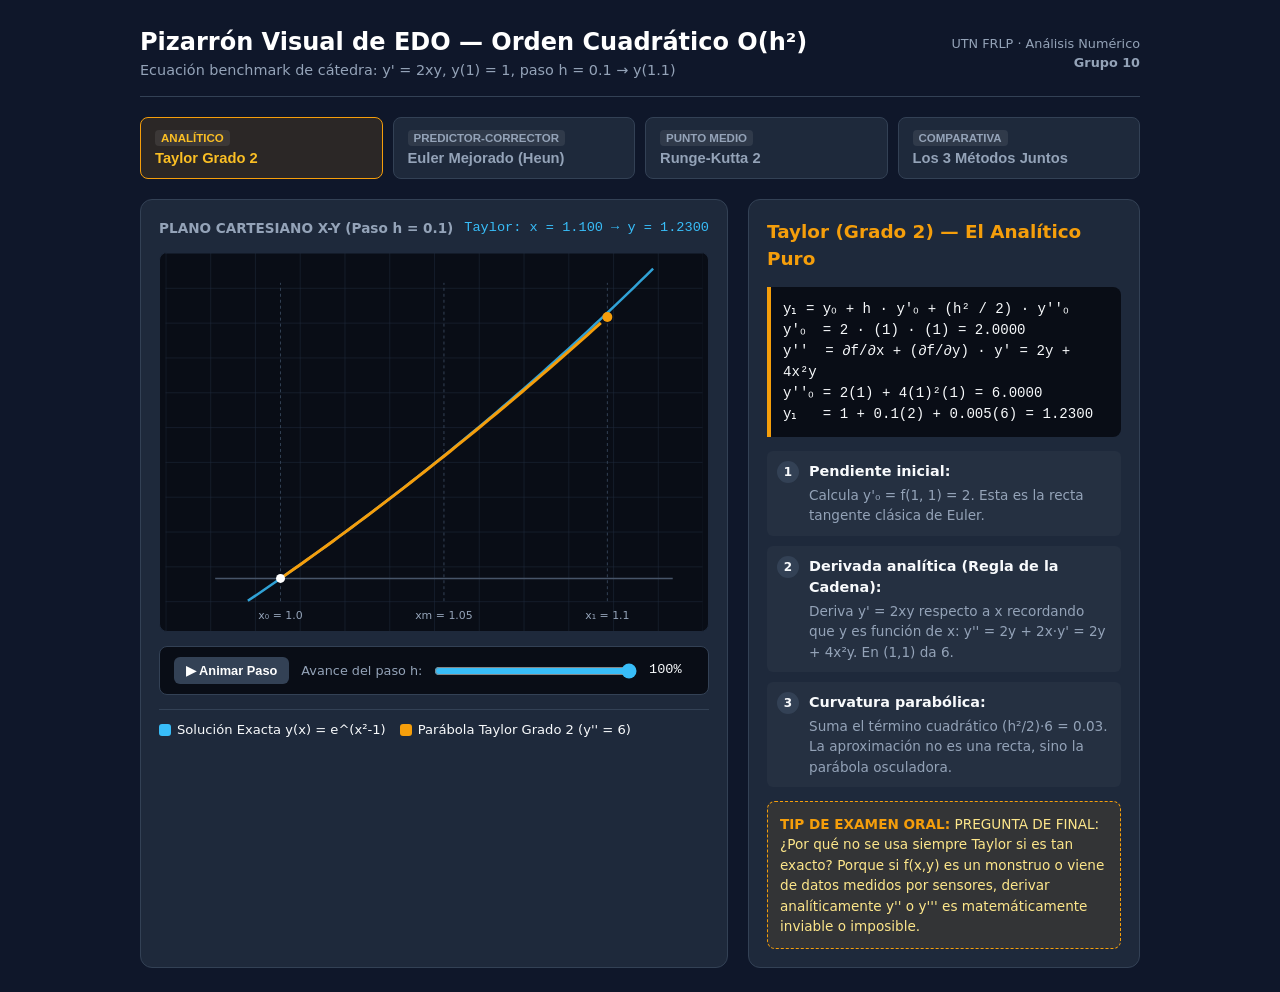
<file: explicacion_visual.html>
<!DOCTYPE html>
<html lang="es">
<head>
  <meta charset="UTF-8">
  <meta name="viewport" content="width=device-width, initial-scale=1.0">
  <title>Pizarrón Visual EDO — Taylor 2, Heun y RK2 | UTN FRLP Grupo 10</title>
  <style>
    :root {
      --bg: #0f172a;
      --card-bg: #1e293b;
      --card-border: #334155;
      --text: #f8fafc;
      --text-muted: #94a3b8;
      --exact: #38bdf8;
      --taylor: #f59e0b;
      --heun: #10b981;
      --rk2: #a855f7;
      --grid: #334155;
      --axis: #64748b;
    }

    * { box-sizing: border-box; margin: 0; padding: 0; }
    body {
      font-family: system-ui, -apple-system, BlinkMacSystemFont, "Segoe UI", Roboto, sans-serif;
      background: var(--bg);
      color: var(--text);
      line-height: 1.5;
      padding: 24px;
      display: flex;
      flex-direction: column;
      align-items: center;
      min-height: 100vh;
    }

    .container {
      max-width: 1000px;
      width: 100%;
      display: flex;
      flex-direction: column;
      gap: 20px;
    }

    header {
      display: flex;
      justify-content: space-between;
      align-items: center;
      border-bottom: 1px solid var(--card-border);
      padding-bottom: 14px;
    }

    h1 { font-size: 1.5rem; font-weight: 700; color: #fff; }
    .subtitle { font-size: 0.9rem; color: var(--text-muted); }

    /* Tabs */
    .tabs {
      display: grid;
      grid-template-columns: repeat(4, 1fr);
      gap: 10px;
    }

    .tab-btn {
      background: var(--card-bg);
      border: 1px solid var(--card-border);
      color: var(--text-muted);
      padding: 12px 14px;
      border-radius: 8px;
      font-weight: 600;
      font-size: 0.92rem;
      cursor: pointer;
      display: flex;
      flex-direction: column;
      align-items: flex-start;
      gap: 4px;
      transition: all 0.2s ease;
    }

    .tab-btn:hover { background: #283548; color: #fff; }
    .tab-btn.active[data-method="taylor"] { border-color: var(--taylor); background: rgba(245, 158, 11, 0.12); color: #fbbf24; }
    .tab-btn.active[data-method="heun"] { border-color: var(--heun); background: rgba(16, 185, 129, 0.12); color: #34d399; }
    .tab-btn.active[data-method="rk2"] { border-color: var(--rk2); background: rgba(168, 85, 247, 0.12); color: #c084fc; }
    .tab-btn.active[data-method="all"] { border-color: var(--exact); background: rgba(56, 189, 248, 0.12); color: #38bdf8; }

    .tab-btn .badge {
      font-size: 0.72rem;
      text-transform: uppercase;
      padding: 2px 6px;
      border-radius: 4px;
      background: rgba(255, 255, 255, 0.08);
    }

    /* Main Grid */
    .main-grid {
      display: grid;
      grid-template-columns: 1.5fr 1fr;
      gap: 20px;
    }

    @media (max-width: 850px) {
      .main-grid { grid-template-columns: 1fr; }
      .tabs { grid-template-columns: repeat(2, 1fr); }
    }

    /* Chart Area */
    .card {
      background: var(--card-bg);
      border: 1px solid var(--card-border);
      border-radius: 12px;
      padding: 18px;
      display: flex;
      flex-direction: column;
      gap: 14px;
    }

    .svg-wrapper {
      width: 100%;
      height: 380px;
      background: #090d16;
      border-radius: 8px;
      border: 1px solid #1e293b;
      position: relative;
    }

    svg { width: 100%; height: 100%; overflow: visible; }

    /* Legend */
    .legend {
      display: flex;
      flex-wrap: wrap;
      gap: 14px;
      font-size: 0.82rem;
      border-top: 1px solid var(--card-border);
      padding-top: 10px;
    }

    .legend-item { display: flex; align-items: center; gap: 6px; }
    .legend-color { width: 12px; height: 12px; border-radius: 3px; }

    /* Step Slider & Controls */
    .step-controls {
      display: flex;
      align-items: center;
      gap: 12px;
      background: #090d16;
      padding: 10px 14px;
      border-radius: 8px;
      border: 1px solid var(--card-border);
    }

    .step-controls input[type="range"] {
      flex: 1;
      accent-color: var(--exact);
      cursor: pointer;
    }

    .btn-step {
      background: #334155;
      color: #fff;
      border: none;
      padding: 6px 12px;
      border-radius: 6px;
      font-size: 0.8rem;
      font-weight: 600;
      cursor: pointer;
    }
    .btn-step:hover { background: #475569; }

    /* Explanation Panel */
    .panel-title {
      font-size: 1.15rem;
      font-weight: 700;
      display: flex;
      align-items: center;
      gap: 8px;
    }

    .formula-box {
      background: #090d16;
      border-left: 4px solid var(--exact);
      padding: 12px;
      border-radius: 0 8px 8px 0;
      font-family: ui-monospace, SFMono-Regular, Menlo, Monaco, Consolas, monospace;
      font-size: 0.88rem;
      display: flex;
      flex-direction: column;
      gap: 6px;
    }

    .formula-box.taylor { border-left-color: var(--taylor); }
    .formula-box.heun { border-left-color: var(--heun); }
    .formula-box.rk2 { border-left-color: var(--rk2); }

    .steps-list {
      display: flex;
      flex-direction: column;
      gap: 10px;
      font-size: 0.9rem;
    }

    .step-item {
      display: flex;
      gap: 10px;
      align-items: flex-start;
      background: rgba(255, 255, 255, 0.03);
      padding: 10px;
      border-radius: 6px;
    }

    .step-num {
      background: #334155;
      color: #f8fafc;
      font-weight: 700;
      width: 22px;
      height: 22px;
      border-radius: 50%;
      display: flex;
      align-items: center;
      justify-content: center;
      font-size: 0.75rem;
      flex-shrink: 0;
    }

    .exam-tip {
      background: rgba(245, 158, 11, 0.1);
      border: 1px dashed #f59e0b;
      color: #fde68a;
      padding: 12px;
      border-radius: 8px;
      font-size: 0.85rem;
    }

    .exam-tip strong { color: #f59e0b; }
  </style>
</head>
<body>

  <div class="container">
    <header>
      <div>
        <h1>Pizarrón Visual de EDO — Orden Cuadrático O(h²)</h1>
        <div class="subtitle">Ecuación benchmark de cátedra: y' = 2xy, y(1) = 1, paso h = 0.1 → y(1.1)</div>
      </div>
      <div style="font-size: 0.8rem; text-align: right; color: var(--text-muted);">
        UTN FRLP · Análisis Numérico<br>
        <strong>Grupo 10</strong>
      </div>
    </header>

    <!-- Navigation Tabs -->
    <div class="tabs">
      <button class="tab-btn active" data-method="taylor">
        <span class="badge">Analítico</span>
        <span>Taylor Grado 2</span>
      </button>
      <button class="tab-btn" data-method="heun">
        <span class="badge">Predictor-Corrector</span>
        <span>Euler Mejorado (Heun)</span>
      </button>
      <button class="tab-btn" data-method="rk2">
        <span class="badge">Punto Medio</span>
        <span>Runge-Kutta 2</span>
      </button>
      <button class="tab-btn" data-method="all">
        <span class="badge">Comparativa</span>
        <span>Los 3 Métodos Juntos</span>
      </button>
    </div>

    <!-- Main Workspace -->
    <div class="main-grid">
      <!-- Left: Chart & Interactive Visual -->
      <div class="card">
        <div style="display: flex; justify-content: space-between; align-items: center;">
          <span style="font-size: 0.85rem; font-weight: 600; color: var(--text-muted);">PLANO CARTESIANO X-Y (Paso h = 0.1)</span>
          <span id="coord-readout" style="font-family: monospace; font-size: 0.85rem; color: var(--exact);">x = 1.000 → y = 1.0000</span>
        </div>

        <div class="svg-wrapper">
          <svg id="chart" viewBox="0 0 540 380">
            <!-- Grid Lines -->
            <defs>
              <pattern id="grid" width="45" height="35" patternUnits="userSpaceOnUse">
                <path d="M 45 0 L 0 0 0 35" fill="none" stroke="#1e293b" stroke-width="1"/>
              </pattern>
            </defs>
            <rect width="100%" height="100%" fill="url(#grid)" />

            <!-- Dynamic content injected by JS -->
            <g id="axes-layer"></g>
            <g id="curve-layer"></g>
            <g id="method-layer"></g>
            <g id="points-layer"></g>
          </svg>
        </div>

        <!-- Animation / Slider -->
        <div class="step-controls">
          <button id="btn-play" class="btn-step">▶ Animar Paso</button>
          <span style="font-size: 0.8rem; color: var(--text-muted);">Avance del paso h:</span>
          <input type="range" id="step-slider" min="0" max="1" step="0.01" value="1">
          <span id="slider-val" style="font-family: monospace; font-size: 0.85rem; width: 45px;">100%</span>
        </div>

        <!-- Legend -->
        <div class="legend" id="legend"></div>
      </div>

      <!-- Right: Pure Conceptual Explanation -->
      <div class="card" id="explanation-panel">
        <!-- Injected by JS -->
      </div>
    </div>
  </div>

  <script>
    // Problem parameters: y' = 2xy, y(1) = 1, h = 0.1
    // Exact: y(x) = exp(x^2 - 1)
    const x0 = 1.0, y0 = 1.0, h = 0.1, x1 = 1.1;
    const yExact1 = Math.exp(1.1*1.1 - 1); // 1.233678

    // Screen Mapping (SVG 540 x 380)
    // Domain: X in [0.98, 1.12], Y in [0.98, 1.26]
    const xMin = 0.98, xMax = 1.12;
    const yMin = 0.98, yMax = 1.26;
    const padX = 50, padY = 30, chartW = 460, chartH = 320;

    function toScreenX(x) { return padX + ((x - xMin) / (xMax - xMin)) * chartW; }
    function toScreenY(y) { return (padY + chartH) - ((y - yMin) / (yMax - yMin)) * chartH; }

    const svgAxes = document.getElementById("axes-layer");
    const svgCurve = document.getElementById("curve-layer");
    const svgMethod = document.getElementById("method-layer");
    const svgPoints = document.getElementById("points-layer");
    const panel = document.getElementById("explanation-panel");
    const legend = document.getElementById("legend");
    const slider = document.getElementById("step-slider");
    const sliderVal = document.getElementById("slider-val");
    const coordReadout = document.getElementById("coord-readout");
    const btnPlay = document.getElementById("btn-play");

    let activeMethod = "taylor";
    let progress = 1.0;
    let animId = null;

    // Draw Static Axes & Exact Curve
    function drawBase() {
      svgAxes.innerHTML = `
        <!-- X Axis -->
        <line x1="${toScreenX(0.98)}" y1="${toScreenY(1.0)}" x2="${toScreenX(1.12)}" y2="${toScreenY(1.0)}" stroke="#475569" stroke-width="1.5" />
        <!-- Vertical Step Markers -->
        <line x1="${toScreenX(1.0)}" y1="${toScreenY(yMin)}" x2="${toScreenX(1.0)}" y2="${toScreenY(yMax)}" stroke="#334155" stroke-dasharray="3,3" />
        <line x1="${toScreenX(1.05)}" y1="${toScreenY(yMin)}" x2="${toScreenX(1.05)}" y2="${toScreenY(yMax)}" stroke="#334155" stroke-dasharray="3,3" />
        <line x1="${toScreenX(1.1)}" y1="${toScreenY(yMin)}" x2="${toScreenX(1.1)}" y2="${toScreenY(yMax)}" stroke="#334155" stroke-dasharray="3,3" />

        <text x="${toScreenX(1.0)}" y="${toScreenY(yMin) + 18}" fill="#94a3b8" font-size="11" text-anchor="middle">x₀ = 1.0</text>
        <text x="${toScreenX(1.05)}" y="${toScreenY(yMin) + 18}" fill="#94a3b8" font-size="11" text-anchor="middle">xm = 1.05</text>
        <text x="${toScreenX(1.1)}" y="${toScreenY(yMin) + 18}" fill="#94a3b8" font-size="11" text-anchor="middle">x₁ = 1.1</text>
      `;

      // Exact Solution Curve
      let dCurve = "";
      for (let x = 0.99; x <= 1.115; x += 0.002) {
        const y = Math.exp(x*x - 1);
        const sx = toScreenX(x);
        const sy = toScreenY(y);
        dCurve += (dCurve === "" ? `M ${sx} ${sy}` : ` L ${sx} ${sy}`);
      }
      svgCurve.innerHTML = `
        <path d="${dCurve}" fill="none" stroke="var(--exact)" stroke-width="2.5" opacity="0.85" />
      `;
    }

    // Explanations Dictionary
    const content = {
      taylor: {
        title: "Taylor (Grado 2) — El Analítico Puro",
        badge: "Analítico",
        color: "var(--taylor)",
        formula: `y₁ = y₀ + h · y'₀ + (h² / 2) · y''₀
y'₀  = 2 · (1) · (1) = 2.0000
y''  = ∂f/∂x + (∂f/∂y) · y' = 2y + 4x²y
y''₀ = 2(1) + 4(1)²(1) = 6.0000
y₁   = 1 + 0.1(2) + 0.005(6) = 1.2300`,
        steps: [
          { n: "1", t: "Pendiente inicial:", d: "Calcula y'₀ = f(1, 1) = 2. Esta es la recta tangente clásica de Euler." },
          { n: "2", t: "Derivada analítica (Regla de la Cadena):", d: "Deriva y' = 2xy respecto a x recordando que y es función de x: y'' = 2y + 2x·y' = 2y + 4x²y. En (1,1) da 6." },
          { n: "3", t: "Curvatura parabólica:", d: "Suma el término cuadrático (h²/2)·6 = 0.03. La aproximación no es una recta, sino la parábola osculadora." }
        ],
        tip: "PREGUNTA DE FINAL: ¿Por qué no se usa siempre Taylor si es tan exacto? Porque si f(x,y) es un monstruo o viene de datos medidos por sensores, derivar analíticamente y'' o y''' es matemáticamente inviable o imposible."
      },
      heun: {
        title: "Euler Mejorado (Heun) — Predictor-Corrector",
        badge: "Predictor-Corrector",
        color: "var(--heun)",
        formula: `[Predictor Euler]:
ỹ₁ = y₀ + h · f(x₀, y₀) = 1 + 0.1(2) = 1.2000
[Pendiente en el extremo]:
k₂ = f(1.1, 1.2000) = 2 · (1.1) · (1.2) = 2.6400
[Corrector - Promedio de pendientes]:
y₁ = y₀ + (h / 2) · [k₁ + k₂]
y₁ = 1 + 0.05 · [2.0000 + 2.6400] = 1.2320`,
        steps: [
          { n: "1", t: "Tiro de prueba (Predictor):", d: "Avanza con Euler simple hasta x₁ para predecir dónde caería la solución (ỹ₁ = 1.20)." },
          { n: "2", t: "Muestreo de pendiente final:", d: "Evalúa la EDO en ese punto predictor: k₂ = f(1.1, 1.20) = 2.6400." },
          { n: "3", t: "Corrección por Trapecios:", d: "Promedia la pendiente de arranque (2.0) con la del final (2.64), dando k_prom = 2.32. Con esa pendiente promedio avanza el paso completo." }
        ],
        tip: "GEOMETRÍA CLAVE: Equivale exactamente a integrar y' con la Regla del Trapecio: Área ≈ (h/2)·[f(a) + f(b)]."
      },
      rk2: {
        title: "Runge-Kutta 2 — Regla del Punto Medio",
        badge: "Muestreo Central",
        color: "var(--rk2)",
        formula: `[Paso intermedio al medio]:
k₁ = f(x₀, y₀) = 2.0000
xm = x₀ + h/2 = 1.05
ym = y₀ + (h/2) · k₁ = 1 + 0.05(2) = 1.1000
[Pendiente central k₂]:
k₂ = f(1.05, 1.1000) = 2 · (1.05) · (1.10) = 2.3100
[Salto completo]:
y₁ = y₀ + h · k₂ = 1 + 0.1(2.3100) = 1.2310`,
        steps: [
          { n: "1", t: "Medio paso de exploración:", d: "Usa la pendiente inicial k₁ para caminar solo hasta la mitad del intervalo: xm = 1.05, ym = 1.10." },
          { n: "2", t: "Mide la pendiente en el centro:", d: "Evalúa f(1.05, 1.10) = 2.3100. Esta pendiente central representa mucho mejor la inclinación global del tramo." },
          { n: "3", t: "Salto completo:", d: "Vuelve a pararse en el inicio (x₀, y₀) y avanza todo el paso h = 0.1 usando directamente la pendiente central k₂." }
        ],
        tip: "GEOMETRÍA CLAVE: Equivale a integrar y' con la Regla del Punto Medio: Área ≈ h · f(punto medio)."
      },
      all: {
        title: "Comparativa Directa de los 3 Métodos",
        badge: "Ronda 3 - UTN FRLP",
        color: "var(--exact)",
        formula: `Solución Exacta: y(1.1) = e^0.21 = 1.23368
Euler Mejorado:   y₁ = 1.23200  (Error = 0.00168)
RK2 Punto Medio:  y₁ = 1.23100  (Error = 0.00268)
Taylor Grado 2:   y₁ = 1.23000  (Error = 0.00368)`,
        steps: [
          { n: "★", t: "¿Por qué los 3 dan distinto?", d: "Los 3 tienen orden O(h²), pero difieren en la constante del error local C · h³. En curvas convexas como e^(x²-1), el promedio de extremos (Heun) reacciona más rápido a la aceleración que el centro (RK2)." },
          { n: "★", t: "Costo Computacional:", d: "Taylor hace 1 sola evaluación pero requiere derivar analíticamente. Heun y RK2 hacen exactamente 2 evaluaciones de f(x,y) por paso sin derivar nada." },
          { n: "★", t: "Conclusión de Cátedra:", d: "RK2 y Heun son métodos de paso simple 'tipo Runge-Kutta' de orden 2. Eliminan la necesidad de cálculo simbólico manteniendo la misma tasa de convergencia cuadrática." }
        ],
        tip: "TRUCO DE DEFENSA: Si la EDO fuera lineal y' = a·x + b, ¡LOS TRES MÉTODOS DAN EXACTAMENTE LO MISMO! Solo se diferencian cuando la EDO tiene curvatura no lineal."
      }
    };

    function renderMethod() {
      const p = progress;
      const curX = x0 + p * h;
      let dMethod = "";
      let dExtra = "";
      let pts = "";

      const sX0 = toScreenX(x0), sY0 = toScreenY(y0);
      pts += `<circle cx="${sX0}" cy="${sY0}" r="4.5" fill="#fff" />`;

      if (activeMethod === "taylor") {
        // Taylor parabola: y(x) = 1 + 2*(x-1) + 3*(x-1)^2
        let path = "";
        for (let t = 0; t <= p; t += 0.02) {
          const x = x0 + t * h;
          const y = 1 + 2*(x - 1) + 3*(x - 1)*(x - 1);
          const sx = toScreenX(x), sy = toScreenY(y);
          path += (path === "" ? `M ${sx} ${sy}` : ` L ${sx} ${sy}`);
        }
        const yFinal = 1 + 2*(curX - 1) + 3*(curX - 1)*(curX - 1);
        dMethod = `<path d="${path}" fill="none" stroke="var(--taylor)" stroke-width="3" />`;
        pts += `<circle cx="${toScreenX(curX)}" cy="${toScreenY(yFinal)}" r="5" fill="var(--taylor)" />`;
        coordReadout.textContent = `Taylor: x = ${curX.toFixed(3)} → y = ${yFinal.toFixed(4)}`;

      } else if (activeMethod === "heun") {
        // Predictor line to (1.1, 1.20)
        const predX = x0 + p * h;
        const predY = y0 + (curX - x0) * 2.0; // slope 2.0
        dExtra += `<line x1="${sX0}" y1="${sY0}" x2="${toScreenX(predX)}" y2="${toScreenY(predY)}" stroke="#64748b" stroke-width="1.5" stroke-dasharray="4,4" />`;
        pts += `<circle cx="${toScreenX(predX)}" cy="${toScreenY(predY)}" r="3.5" fill="#94a3b8" />`;

        // Corrector line with slope 2.32
        const corrY = y0 + (curX - x0) * 2.32;
        dMethod = `<line x1="${sX0}" y1="${sY0}" x2="${toScreenX(curX)}" y2="${toScreenY(corrY)}" stroke="var(--heun)" stroke-width="3" />`;
        pts += `<circle cx="${toScreenX(curX)}" cy="${toScreenY(corrY)}" r="5" fill="var(--heun)" />`;
        coordReadout.textContent = `Heun: x = ${curX.toFixed(3)} → y = ${corrY.toFixed(4)}`;

      } else if (activeMethod === "rk2") {
        // Midpoint: (1.05, 1.10)
        const midX = 1.05, midY = 1.10;
        dExtra += `<line x1="${sX0}" y1="${sY0}" x2="${toScreenX(midX)}" y2="${toScreenY(midY)}" stroke="#64748b" stroke-width="1.5" stroke-dasharray="3,3" />`;
        pts += `<circle cx="${toScreenX(midX)}" cy="${toScreenY(midY)}" r="4" fill="#c084fc" />`;

        // Tangent from (1,1) with slope 2.31
        const rkY = y0 + (curX - x0) * 2.31;
        dMethod = `<line x1="${sX0}" y1="${sY0}" x2="${toScreenX(curX)}" y2="${toScreenY(rkY)}" stroke="var(--rk2)" stroke-width="3" />`;
        pts += `<circle cx="${toScreenX(curX)}" cy="${toScreenY(rkY)}" r="5" fill="var(--rk2)" />`;
        coordReadout.textContent = `RK2: x = ${curX.toFixed(3)} → y = ${rkY.toFixed(4)}`;

      } else if (activeMethod === "all") {
        // Draw all 3 simultaneously at full step
        const yT = 1 + 2*(curX - 1) + 3*(curX - 1)*(curX - 1);
        const yH = y0 + (curX - x0) * 2.32;
        const yR = y0 + (curX - x0) * 2.31;
        const yEx = Math.exp(curX*curX - 1);

        dMethod = `
          <!-- Taylor -->
          <line x1="${sX0}" y1="${sY0}" x2="${toScreenX(curX)}" y2="${toScreenY(yT)}" stroke="var(--taylor)" stroke-width="2" />
          <!-- Heun -->
          <line x1="${sX0}" y1="${sY0}" x2="${toScreenX(curX)}" y2="${toScreenY(yH)}" stroke="var(--heun)" stroke-width="2.5" />
          <!-- RK2 -->
          <line x1="${sX0}" y1="${sY0}" x2="${toScreenX(curX)}" y2="${toScreenY(yR)}" stroke="var(--rk2)" stroke-width="2" stroke-dasharray="4,2" />
        `;
        pts += `
          <circle cx="${toScreenX(curX)}" cy="${toScreenY(yT)}" r="4" fill="var(--taylor)" />
          <circle cx="${toScreenX(curX)}" cy="${toScreenY(yH)}" r="4" fill="var(--heun)" />
          <circle cx="${toScreenX(curX)}" cy="${toScreenY(yR)}" r="4" fill="var(--rk2)" />
          <circle cx="${toScreenX(curX)}" cy="${toScreenY(yEx)}" r="4.5" fill="var(--exact)" />
        `;
        coordReadout.textContent = `Exacta: ${yEx.toFixed(4)} | Heun: ${yH.toFixed(4)} | RK2: ${yR.toFixed(4)} | Taylor: ${yT.toFixed(4)}`;
      }

      svgMethod.innerHTML = dExtra + dMethod;
      svgPoints.innerHTML = pts;
    }

    function renderExplanation() {
      const m = content[activeMethod];
      panel.innerHTML = `
        <div class="panel-title" style="color: ${m.color};">
          <span>${m.title}</span>
        </div>
        <div class="formula-box ${activeMethod}">
          <pre style="white-space: pre-wrap; margin:0;">${m.formula}</pre>
        </div>
        <div class="steps-list">
          ${m.steps.map(s => `
            <div class="step-item">
              <span class="step-num">${s.n}</span>
              <div>
                <strong>${s.t}</strong>
                <p style="color: var(--text-muted); font-size: 0.85rem; margin-top:2px;">${s.d}</p>
              </div>
            </div>
          `).join("")}
        </div>
        <div class="exam-tip">
          <strong>TIP DE EXAMEN ORAL:</strong> ${m.tip}
        </div>
      `;

      // Update Legend
      if (activeMethod === "taylor") {
        legend.innerHTML = `
          <div class="legend-item"><div class="legend-color" style="background: var(--exact)"></div>Solución Exacta y(x) = e^(x²-1)</div>
          <div class="legend-item"><div class="legend-color" style="background: var(--taylor)"></div>Parábola Taylor Grado 2 (y'' = 6)</div>
        `;
      } else if (activeMethod === "heun") {
        legend.innerHTML = `
          <div class="legend-item"><div class="legend-color" style="background: var(--exact)"></div>Solución Exacta</div>
          <div class="legend-item"><div class="legend-color" style="background: #64748b"></div>Predictor Euler (k₁ = 2.0)</div>
          <div class="legend-item"><div class="legend-color" style="background: var(--heun)"></div>Corrector Heun (k_prom = 2.32)</div>
        `;
      } else if (activeMethod === "rk2") {
        legend.innerHTML = `
          <div class="legend-item"><div class="legend-color" style="background: var(--exact)"></div>Solución Exacta</div>
          <div class="legend-item"><div class="legend-color" style="background: #c084fc"></div>Punto Medio (xm=1.05, ym=1.10)</div>
          <div class="legend-item"><div class="legend-color" style="background: var(--rk2)"></div>Paso RK2 con pendiente central k₂ = 2.31</div>
        `;
      } else {
        legend.innerHTML = `
          <div class="legend-item"><div class="legend-color" style="background: var(--exact)"></div>Exacta: 1.23368</div>
          <div class="legend-item"><div class="legend-color" style="background: var(--heun)"></div>Heun: 1.23200 (Mejor)</div>
          <div class="legend-item"><div class="legend-color" style="background: var(--rk2)"></div>RK2: 1.23100</div>
          <div class="legend-item"><div class="legend-color" style="background: var(--taylor)"></div>Taylor 2: 1.23000</div>
        `;
      }
    }

    // Tabs Event
    document.querySelectorAll(".tab-btn").forEach(btn => {
      btn.addEventListener("click", () => {
        document.querySelectorAll(".tab-btn").forEach(b => b.classList.remove("active"));
        btn.classList.add("active");
        activeMethod = btn.dataset.method;
        renderExplanation();
        renderMethod();
      });
    });

    // Slider Event
    slider.addEventListener("input", (e) => {
      progress = parseFloat(e.target.value);
      sliderVal.textContent = Math.round(progress * 100) + "%";
      renderMethod();
    });

    // Play / Animation
    btnPlay.addEventListener("click", () => {
      if (animId) cancelAnimationFrame(animId);
      progress = 0;
      slider.value = 0;
      let start = null;
      function animate(time) {
        if (!start) start = time;
        const elapsed = (time - start) / 1200; // 1.2 sec
        progress = Math.min(1.0, elapsed);
        slider.value = progress;
        sliderVal.textContent = Math.round(progress * 100) + "%";
        renderMethod();
        if (progress < 1.0) animId = requestAnimationFrame(animate);
      }
      animId = requestAnimationFrame(animate);
    });

    // Initialize
    drawBase();
    renderExplanation();
    renderMethod();
  </script>
</body>
</html>
</file>
<file: css/tokens.css>
/* ==========================================================================
   Design tokens.

   Subject world: the direction field and the march along the x axis.
   Integration as walking a slope field, so the page is built out of an axis,
   ticks and hairlines rather than cards and shadows.
   ========================================================================== */

/* --- Vendored faces. No CDN at runtime: the site must open from file://. --- */

@font-face {
  font-family: 'Chivo';
  font-style: normal;
  font-weight: 700;
  font-display: swap;
  src: url('../assets/fonts/chivo-700.woff2') format('woff2');
}

@font-face {
  font-family: 'Chivo';
  font-style: normal;
  font-weight: 900;
  font-display: swap;
  src: url('../assets/fonts/chivo-900.woff2') format('woff2');
}

@font-face {
  font-family: 'Source Serif 4';
  font-style: normal;
  font-weight: 400;
  font-display: swap;
  src: url('../assets/fonts/source-serif-4-400.woff2') format('woff2');
}

@font-face {
  font-family: 'Source Serif 4';
  font-style: normal;
  font-weight: 600;
  font-display: swap;
  src: url('../assets/fonts/source-serif-4-600.woff2') format('woff2');
}

/* Greek subset so delta, sigma and phi render in the body face. */
@font-face {
  font-family: 'Source Serif 4';
  font-style: normal;
  font-weight: 400;
  font-display: swap;
  unicode-range: U+0370-03FF, U+1F00-1FFF;
  src: url('../assets/fonts/source-serif-4-greek-400.woff2') format('woff2');
}

@font-face {
  font-family: 'Azeret Mono';
  font-style: normal;
  font-weight: 400;
  font-display: swap;
  src: url('../assets/fonts/azeret-mono-400.woff2') format('woff2');
}

@font-face {
  font-family: 'Azeret Mono';
  font-style: normal;
  font-weight: 500;
  font-display: swap;
  src: url('../assets/fonts/azeret-mono-500.woff2') format('woff2');
}

/* --- Light theme (default) ------------------------------------------------ */

:root {
  --font-display: 'Chivo', 'Helvetica Neue', Arial, sans-serif;
  --font-body: 'Source Serif 4', Georgia, 'Times New Roman', serif;
  --font-mono: 'Azeret Mono', 'SF Mono', Consolas, 'Liberation Mono', monospace;

  /* Projector mode multiplies every type step at once. */
  --scale: 1;
  --step--1: calc(0.8125rem * var(--scale));
  --step-0: calc(1rem * var(--scale));
  --step-1: calc(1.1875rem * var(--scale));
  --step-2: calc(1.4375rem * var(--scale));
  --step-3: calc(1.8125rem * var(--scale));
  --step-4: calc(2.375rem * var(--scale));
  --step-5: calc(3.25rem * var(--scale));

  --space-1: 0.25rem;
  --space-2: 0.5rem;
  --space-3: 0.75rem;
  --space-4: 1rem;
  --space-5: 1.5rem;
  --space-6: 2rem;
  --space-7: 3rem;
  --space-8: 4.5rem;

  --measure: 68ch;
  --rail-height: 4.25rem;

  --paper: #f7f5f2;
  --paper-raised: #fcfbf9;
  --paper-sunken: #efece7;
  --ink: #141a22;
  --muted: #5a6472;
  --hairline: #d8d4ce;
  --hairline-strong: #bdb7ae;

  --accent: #d81e5b;
  --accent-contrast: #ffffff;
  --accent-wash: rgba(216, 30, 91, 0.1);

  /* Method identity. Stepped in lightness per theme so the blue/violet pair
     stays separable; dash patterns and markers carry identity as well. */
  --m-euler: #2a53be;
  --m-taylor: #9a6bea;
  --m-mejorado: #0e7c5a;
  --m-rk2: #c2520b;
  --m-exact: var(--ink);

  --m-euler-wash: rgba(42, 83, 190, 0.12);
  --m-taylor-wash: rgba(154, 107, 234, 0.14);
  --m-mejorado-wash: rgba(14, 124, 90, 0.12);
  --m-rk2-wash: rgba(194, 82, 11, 0.12);

  --field-tick: #c5bfb6;
  --grid: #e4e0d9;

  --focus-ring: var(--accent);
  --shadow-plate: none;

  color-scheme: light;
}

/* --- Dark theme ---------------------------------------------------------- */

:root[data-theme="dark"] {
  --paper: #101319;
  --paper-raised: #161a21;
  --paper-sunken: #0b0e13;
  --ink: #edeff2;
  --muted: #99a3b2;
  --hairline: #262c36;
  --hairline-strong: #3a424f;

  --accent: #f2457a;
  --accent-contrast: #16060d;
  --accent-wash: rgba(242, 69, 122, 0.16);

  --m-euler: #3568dc;
  --m-taylor: #b06bf0;
  --m-mejorado: #149066;
  --m-rk2: #d4661c;

  --m-euler-wash: rgba(53, 104, 220, 0.2);
  --m-taylor-wash: rgba(176, 107, 240, 0.2);
  --m-mejorado-wash: rgba(20, 144, 102, 0.2);
  --m-rk2-wash: rgba(212, 102, 28, 0.2);

  --field-tick: #39414d;
  --grid: #1e242d;

  color-scheme: dark;
}

@media (prefers-color-scheme: dark) {
  :root:not([data-theme="light"]) {
    --paper: #101319;
    --paper-raised: #161a21;
    --paper-sunken: #0b0e13;
    --ink: #edeff2;
    --muted: #99a3b2;
    --hairline: #262c36;
    --hairline-strong: #3a424f;

    --accent: #f2457a;
    --accent-contrast: #16060d;
    --accent-wash: rgba(242, 69, 122, 0.16);

    --m-euler: #3568dc;
    --m-taylor: #b06bf0;
    --m-mejorado: #149066;
    --m-rk2: #d4661c;

    --m-euler-wash: rgba(53, 104, 220, 0.2);
    --m-taylor-wash: rgba(176, 107, 240, 0.2);
    --m-mejorado-wash: rgba(20, 144, 102, 0.2);
    --m-rk2-wash: rgba(212, 102, 28, 0.2);

    --field-tick: #39414d;
    --grid: #1e242d;

    color-scheme: dark;
  }
}

/* --- Projector mode ------------------------------------------------------ */

:root[data-projector="on"] {
  --scale: 1.3;
  --measure: 56ch;
  --hairline: var(--hairline-strong);
}

/* --- Motion ------------------------------------------------------------- */

:root {
  --motion-step: 180ms;
  --ease: cubic-bezier(0.2, 0.7, 0.3, 1);
}

@media (prefers-reduced-motion: reduce) {
  :root {
    --motion-step: 1ms;
  }
}
</file>
<file: css/base.css>
/* ==========================================================================
   Reset, typography and the quality floor: focus rings, reduced motion,
   no horizontal page scroll.
   ========================================================================== */

*,
*::before,
*::after {
  box-sizing: border-box;
}

html {
  font-size: 100%;
  -webkit-text-size-adjust: 100%;
  scroll-behavior: smooth;
}

@media (prefers-reduced-motion: reduce) {
  html {
    scroll-behavior: auto;
  }
}

body {
  margin: 0;
  padding: 0;
  background: var(--paper);
  color: var(--ink);
  font-family: var(--font-body);
  font-size: var(--step-0);
  font-weight: 400;
  line-height: 1.65;
  overflow-x: hidden;
  text-rendering: optimizeLegibility;
  -webkit-font-smoothing: antialiased;
}

h1,
h2,
h3,
h4 {
  font-family: var(--font-display);
  font-weight: 700;
  line-height: 1.12;
  letter-spacing: -0.015em;
  margin: 0;
  text-wrap: balance;
}

h1 {
  font-size: var(--step-4);
  font-weight: 900;
}

h2 {
  font-size: var(--step-3);
}

h3 {
  font-size: var(--step-1);
}

h4 {
  font-size: var(--step-0);
  letter-spacing: 0.02em;
  text-transform: uppercase;
}

p,
ul,
ol,
dl {
  margin: 0 0 var(--space-4);
  max-width: var(--measure);
}

li + li {
  margin-top: var(--space-2);
}

strong {
  font-weight: 600;
}

a {
  color: var(--ink);
  text-decoration-color: var(--accent);
  text-decoration-thickness: 1px;
  text-underline-offset: 0.18em;
}

a:hover {
  text-decoration-thickness: 2px;
}

code,
kbd,
samp {
  font-family: var(--font-mono);
  font-size: 0.92em;
  font-variant-numeric: tabular-nums;
}

kbd {
  border: 1px solid var(--hairline);
  border-bottom-width: 2px;
  border-radius: 3px;
  padding: 0.1em 0.4em;
  background: var(--paper-raised);
  font-size: 0.82em;
  white-space: nowrap;
}

hr {
  border: 0;
  border-top: 1px solid var(--hairline);
  margin: var(--space-6) 0;
}

/* --- Focus: always visible, never removed ------------------------------- */

:focus {
  outline: none;
}

:focus-visible {
  outline: 2px solid var(--focus-ring);
  outline-offset: 2px;
  border-radius: 2px;
}

/* --- Native math ---------------------------------------------------------- */

math {
  font-family: var(--font-body);
  font-size: 1.05em;
}

math[display='block'] {
  display: block;
  margin: var(--space-3) 0;
  overflow-x: auto;
  overflow-y: hidden;
  padding-bottom: 2px;
}

/* --- Screen reader only -------------------------------------------------- */

.visually-hidden {
  position: absolute;
  width: 1px;
  height: 1px;
  margin: -1px;
  padding: 0;
  overflow: hidden;
  clip-path: inset(50%);
  white-space: nowrap;
  border: 0;
}

.skip-link {
  position: absolute;
  top: var(--space-2);
  left: var(--space-2);
  z-index: 100;
  padding: var(--space-2) var(--space-4);
  background: var(--accent);
  color: var(--accent-contrast);
  font-family: var(--font-display);
  font-size: var(--step--1);
  text-decoration: none;
  transform: translateY(-200%);
}

.skip-link:focus-visible {
  transform: translateY(0);
}
</file>
<file: css/app.css>
/* ==========================================================================
   Layout and components.

   The page is an axis: a horizontal chapter rail drawn as a marching x axis,
   then one content column. Figures live in "plates" with a hairline border
   and a numbered caption.
   ========================================================================== */

/* --- Masthead ------------------------------------------------------------ */

.masthead {
  display: flex;
  flex-wrap: wrap;
  align-items: baseline;
  gap: var(--space-2) var(--space-5);
  padding: var(--space-4) var(--space-5) var(--space-3);
  border-bottom: 1px solid var(--hairline);
  background: var(--paper);
}

.masthead__identity {
  flex: 1 1 22ch;
  min-width: 0;
}

.masthead__group {
  display: block;
  font-family: var(--font-mono);
  font-size: var(--step--1);
  font-weight: 500;
  letter-spacing: 0.09em;
  text-transform: uppercase;
  color: var(--accent);
}

.masthead__title {
  font-family: var(--font-display);
  font-size: var(--step-0);
  font-weight: 700;
  line-height: 1.25;
  letter-spacing: -0.01em;
}

.masthead__controls {
  display: flex;
  flex-wrap: wrap;
  gap: var(--space-2);
  align-items: center;
}

/* --- Buttons and switches ------------------------------------------------ */

.btn {
  appearance: none;
  display: inline-flex;
  align-items: center;
  gap: var(--space-2);
  padding: 0.4em 0.85em;
  border: 1px solid var(--hairline-strong);
  border-radius: 2px;
  background: var(--paper-raised);
  color: var(--ink);
  font-family: var(--font-mono);
  font-size: var(--step--1);
  font-weight: 500;
  letter-spacing: 0.02em;
  line-height: 1.3;
  cursor: pointer;
}

.btn:hover {
  border-color: var(--ink);
}

.btn[aria-pressed='true'] {
  background: var(--ink);
  border-color: var(--ink);
  color: var(--paper);
}

.btn:disabled {
  opacity: 0.4;
  cursor: not-allowed;
}

.btn--accent[aria-pressed='true'] {
  background: var(--accent);
  border-color: var(--accent);
  color: var(--accent-contrast);
}

.btn--ghost {
  background: transparent;
  border-color: var(--hairline);
}

/* --- The chapter rail: a marching axis ----------------------------------- */

.rail {
  position: sticky;
  top: 0;
  z-index: 20;
  background: var(--paper);
  border-bottom: 1px solid var(--hairline);
}

.rail__track {
  position: relative;
  display: flex;
  gap: 0;
  padding: var(--space-3) var(--space-5) var(--space-2);
  overflow-x: auto;
  overflow-y: hidden;
  scrollbar-width: thin;
}

/* The axis line itself, running under every tick. */
.rail__track::before {
  content: '';
  position: absolute;
  left: var(--space-5);
  right: var(--space-5);
  top: calc(var(--space-3) + 0.7em);
  border-top: 1px solid var(--hairline-strong);
  pointer-events: none;
}

.rail__step {
  position: relative;
  flex: 1 0 auto;
  display: flex;
  flex-direction: column;
  align-items: flex-start;
  gap: 0.35em;
  min-width: 7.5rem;
  padding: 0 var(--space-3) var(--space-1) 0;
  border: 0;
  background: none;
  color: var(--muted);
  font-family: var(--font-mono);
  font-size: var(--step--1);
  text-align: left;
  cursor: pointer;
  white-space: nowrap;
}

.rail__tick {
  position: relative;
  display: block;
  width: 100%;
  height: 1.4em;
}

/* The vertical tick mark standing on the axis. */
.rail__tick::before {
  content: '';
  position: absolute;
  left: 0;
  top: 0.7em;
  width: 1px;
  height: 0.7em;
  background: var(--hairline-strong);
}

.rail__tick::after {
  content: attr(data-abscissa);
  position: absolute;
  left: 0;
  bottom: 0;
  transform: translate(-0.1em, 0.15em);
  font-size: 0.82em;
  color: var(--muted);
}

.rail__label {
  display: block;
  font-family: var(--font-display);
  font-size: var(--step--1);
  font-weight: 700;
  letter-spacing: 0.01em;
  color: var(--muted);
  padding-top: 0.5em;
}

.rail__step:hover .rail__label {
  color: var(--ink);
}

.rail__step[aria-current='true'] .rail__label {
  color: var(--ink);
}

.rail__step[aria-current='true'] .rail__tick::before {
  background: var(--accent);
  width: 2px;
  height: 1.1em;
  top: 0.4em;
}

.rail__step[aria-current='true'] .rail__tick::after {
  color: var(--accent);
  font-weight: 500;
}

/* --- Stage and chapters -------------------------------------------------- */

.stage {
  padding: var(--space-6) var(--space-5) var(--space-8);
  max-width: 78rem;
  margin: 0 auto;
}

.chapter[hidden] {
  display: none;
}

.chapter__head {
  margin-bottom: var(--space-6);
  padding-bottom: var(--space-4);
  border-bottom: 1px solid var(--hairline);
}

.chapter__eyebrow {
  display: block;
  font-family: var(--font-mono);
  font-size: var(--step--1);
  font-weight: 500;
  letter-spacing: 0.12em;
  text-transform: uppercase;
  color: var(--muted);
  margin-bottom: var(--space-3);
}

.chapter__title {
  font-size: var(--step-4);
  font-weight: 900;
  max-width: 34ch;
}

.chapter__lede {
  margin-top: var(--space-4);
  margin-bottom: 0;
  font-size: var(--step-1);
  color: var(--muted);
  max-width: 54ch;
}

/* On a wide screen the head reads across the page instead of stacking, which
   keeps the first figure of each chapter above the fold on a projector. */
@media (min-width: 64rem) {
  .chapter__head {
    display: grid;
    grid-template-columns: minmax(0, 1.2fr) minmax(0, 1fr);
    column-gap: var(--space-7);
    align-items: end;
  }

  .chapter__eyebrow {
    grid-column: 1 / -1;
  }

  .chapter__lede {
    margin-top: 0;
    padding-bottom: 0.35em;
  }
}

.block {
  margin-bottom: var(--space-7);
}

.block__title {
  font-size: var(--step-2);
  margin-bottom: var(--space-4);
}

.block__sub {
  font-size: var(--step-1);
  margin: var(--space-5) 0 var(--space-3);
}

.note {
  max-width: var(--measure);
  padding-left: var(--space-4);
  border-left: 2px solid var(--hairline-strong);
  color: var(--muted);
  font-size: var(--step--1);
}

.note--source {
  border-left-color: var(--accent);
}

/* A claim that must not stay folded away inside a <details>. */
.callout {
  max-width: var(--measure);
  margin: 0 0 var(--space-6);
  padding: var(--space-3) var(--space-4);
  border: 1px solid var(--hairline);
  border-left: 3px solid var(--accent);
  background: var(--accent-wash);
}

/* --- Plates: every figure sits in one ------------------------------------ */

.plate {
  margin: 0 0 var(--space-6);
  border: 1px solid var(--hairline);
  background: var(--paper-raised);
}

.plate__body {
  padding: var(--space-4);
}

.plate__body--flush {
  padding: 0;
}

.plate__caption {
  display: block;
  padding: var(--space-3) var(--space-4);
  border-top: 1px solid var(--hairline);
  font-family: var(--font-mono);
  font-size: var(--step--1);
  line-height: 1.5;
  color: var(--muted);
}

.plate__caption b {
  color: var(--ink);
  font-weight: 500;
}

/* --- Data tables --------------------------------------------------------- */

.tablewrap {
  overflow-x: auto;
  overscroll-behavior-x: contain;
  scrollbar-width: thin;
}

table {
  border-collapse: collapse;
  width: 100%;
  min-width: max-content;
  font-family: var(--font-mono);
  font-size: var(--step--1);
  font-variant-numeric: tabular-nums;
  line-height: 1.5;
}

caption {
  caption-side: top;
  padding: 0 0 var(--space-3);
  font-family: var(--font-display);
  font-size: var(--step-0);
  font-weight: 700;
  text-align: left;
}

th,
td {
  padding: 0.45em 0.8em;
  text-align: right;
  white-space: nowrap;
  border-bottom: 1px solid var(--hairline);
}

th:first-child,
td:first-child {
  text-align: left;
}

thead th {
  position: relative;
  font-weight: 500;
  color: var(--muted);
  letter-spacing: 0.04em;
  text-transform: uppercase;
  font-size: 0.86em;
  border-bottom: 1px solid var(--hairline-strong);
  vertical-align: bottom;
}

tbody tr:last-child td {
  border-bottom: 0;
}

tbody tr.is-final td {
  border-top: 1px solid var(--hairline-strong);
  font-weight: 500;
}

tbody tr.is-current td {
  background: var(--accent-wash);
}

/* A row that is shown for completeness but is not part of the measurement. */
tbody tr.is-muted th,
tbody tr.is-muted td {
  color: var(--muted);
  font-style: italic;
}

td.is-exact,
th.is-exact {
  color: var(--muted);
}

/* --- Method identity: colour plus a secondary encoding ------------------- */

.swatch {
  display: inline-block;
  width: 1.6em;
  height: 0;
  margin-right: 0.45em;
  vertical-align: 0.3em;
  border-top-width: 3px;
  border-top-style: solid;
}

.swatch--euler { border-top-color: var(--m-euler); border-top-style: solid; }
.swatch--taylor2 { border-top-color: var(--m-taylor); border-top-style: dashed; }
.swatch--eulerMejorado { border-top-color: var(--m-mejorado); border-top-style: dotted; }
.swatch--rk2Midpoint { border-top-color: var(--m-rk2); border-top-style: dashed; }
.swatch--exact { border-top-color: var(--m-exact); border-top-style: dashed; }

.legend {
  display: flex;
  flex-wrap: wrap;
  gap: var(--space-2) var(--space-4);
  margin: 0 0 var(--space-3);
  padding: 0;
  list-style: none;
  font-family: var(--font-mono);
  font-size: var(--step--1);
}

.legend li {
  margin: 0;
  display: flex;
  align-items: center;
  gap: 0.3em;
  white-space: nowrap;
}

.legend__glyph {
  flex: 0 0 auto;
}

/* --- Controls row -------------------------------------------------------- */

.controls {
  display: flex;
  flex-wrap: wrap;
  gap: var(--space-4);
  align-items: flex-end;
  padding: var(--space-4);
  margin-bottom: var(--space-5);
  border: 1px solid var(--hairline);
  background: var(--paper-sunken);
}

.control {
  display: flex;
  flex-direction: column;
  gap: var(--space-2);
  min-width: 0;
}

.control__label {
  font-family: var(--font-mono);
  font-size: var(--step--1);
  font-weight: 500;
  letter-spacing: 0.06em;
  text-transform: uppercase;
  color: var(--muted);
}

.control__value {
  font-family: var(--font-mono);
  font-size: var(--step-0);
  color: var(--ink);
  font-variant-numeric: tabular-nums;
}

.control--grow {
  flex: 1 1 16rem;
}

select,
input[type='range'] {
  font-family: var(--font-mono);
  font-size: var(--step--1);
  color: var(--ink);
  max-width: 100%;
}

select {
  appearance: none;
  padding: 0.4em 2em 0.4em 0.7em;
  border: 1px solid var(--hairline-strong);
  border-radius: 2px;
  background-color: var(--paper-raised);
  background-image: linear-gradient(45deg, transparent 50%, currentColor 50%),
    linear-gradient(135deg, currentColor 50%, transparent 50%);
  background-position: calc(100% - 1.1em) 55%, calc(100% - 0.75em) 55%;
  background-size: 0.35em 0.35em;
  background-repeat: no-repeat;
}

input[type='range'] {
  width: 100%;
  accent-color: var(--accent);
}

.toggles {
  display: flex;
  flex-wrap: wrap;
  gap: var(--space-2);
}

.switchrow {
  display: flex;
  align-items: center;
  gap: var(--space-2);
  font-family: var(--font-mono);
  font-size: var(--step--1);
  color: var(--muted);
}

.switchrow input[type='checkbox'] {
  accent-color: var(--accent);
  width: 1.1em;
  height: 1.1em;
}

/* --- The four P.V.I. elements ------------------------------------------- */

.elements {
  display: grid;
  grid-template-columns: repeat(auto-fit, minmax(min(13rem, 100%), 1fr));
  gap: 1px;
  margin: 0 0 var(--space-5);
  padding: 0;
  background: var(--hairline);
  border: 1px solid var(--hairline);
  max-width: none;
}

.elements > div {
  padding: var(--space-3) var(--space-4);
  background: var(--paper-raised);
}

.elements dt {
  font-family: var(--font-mono);
  font-size: var(--step--1);
  letter-spacing: 0.05em;
  text-transform: uppercase;
  color: var(--muted);
  margin-bottom: var(--space-1);
}

.elements dd {
  margin: 0;
  font-family: var(--font-mono);
  font-size: var(--step-0);
  font-weight: 500;
}

/* --- Method fichas (chapter: las cuatro fórmulas) ----------------------- */

/* Two wide columns, not three narrow ones: the Euler mejorado formula is long
   and must not be clipped when the page is projected. */
.fichas {
  display: grid;
  grid-template-columns: repeat(auto-fit, minmax(min(27rem, 100%), 1fr));
  gap: var(--space-4);
  margin-bottom: var(--space-6);
}

.ficha {
  display: flex;
  flex-direction: column;
  border: 1px solid var(--hairline);
  border-top-width: 3px;
  background: var(--paper-raised);
  min-width: 0;
}

.ficha--euler { border-top-color: var(--m-euler); }
.ficha--taylor2 { border-top-color: var(--m-taylor); }
.ficha--eulerMejorado { border-top-color: var(--m-mejorado); }
.ficha--rk2Midpoint { border-top-color: var(--m-rk2); }

.ficha__head {
  padding: var(--space-3) var(--space-4) var(--space-2);
}

.ficha__order {
  font-family: var(--font-mono);
  font-size: var(--step--1);
  font-weight: 500;
  letter-spacing: 0.08em;
  text-transform: uppercase;
  color: var(--muted);
}

.ficha__name {
  font-size: var(--step-1);
  margin-top: var(--space-1);
}

.ficha__formula {
  padding: var(--space-2) var(--space-4);
  border-top: 1px solid var(--hairline);
  border-bottom: 1px solid var(--hairline);
  overflow-x: auto;
}

.ficha__idea {
  padding: var(--space-3) var(--space-4);
  margin: 0;
  font-size: var(--step--1);
  color: var(--muted);
  max-width: none;
}

.ficha__facts {
  margin: 0;
  padding: 0 var(--space-4) var(--space-3);
  list-style: none;
  font-family: var(--font-mono);
  font-size: var(--step--1);
}

.ficha__facts li {
  display: flex;
  justify-content: space-between;
  gap: var(--space-3);
  margin: 0;
  padding: 0.3em 0;
  border-bottom: 1px dotted var(--hairline);
}

.ficha__facts li:last-child {
  border-bottom: 0;
}

.ficha__facts dfn,
.ficha__facts span:first-child {
  color: var(--muted);
  font-style: normal;
}

.ficha__facts b {
  font-weight: 500;
  text-align: right;
}

/* Pinned to the bottom of the card, flush: the card already has its border. */
.ficha > details.deduccion {
  margin: auto 0 0;
  border: 0;
  border-top: 1px solid var(--hairline);
  background: none;
}

/* --- Collapsible derivations -------------------------------------------- */

details.deduccion {
  border: 1px solid var(--hairline);
  background: var(--paper-raised);
  margin-bottom: var(--space-4);
}

details > summary {
  padding: var(--space-3) var(--space-4);
  font-family: var(--font-mono);
  font-size: var(--step--1);
  font-weight: 500;
  letter-spacing: 0.04em;
  color: var(--ink);
  cursor: pointer;
  list-style: none;
}

details > summary::-webkit-details-marker {
  display: none;
}

details > summary::before {
  content: '+ ';
  color: var(--accent);
  font-weight: 500;
}

details[open] > summary::before {
  content: '\2212 ';
}

details > summary:hover {
  background: var(--accent-wash);
}

.deduccion__body {
  padding: 0 var(--space-4) var(--space-4);
  border-top: 1px dotted var(--hairline);
}

.deduccion__body > p:first-child {
  margin-top: var(--space-4);
}

/* --- Derivation / formula steps, the apunte's own presentation ---------- */

.derivation {
  margin: 0 0 var(--space-4);
  max-width: none;
}

.derivation__step {
  margin-bottom: var(--space-3);
}

.derivation__label {
  display: block;
  font-family: var(--font-mono);
  font-size: var(--step--1);
  color: var(--muted);
  margin-bottom: var(--space-1);
}

.ordinate {
  padding: var(--space-3) var(--space-4);
  border-left: 3px solid var(--accent);
  background: var(--accent-wash);
  overflow-x: auto;
}

.ordinate__tag {
  display: block;
  font-family: var(--font-mono);
  font-size: var(--step--1);
  font-weight: 500;
  letter-spacing: 0.08em;
  text-transform: uppercase;
  color: var(--accent);
  margin-bottom: var(--space-1);
}

/* --- Mesa de integración (the signature) ------------------------------- */

.mesa {
  display: grid;
  grid-template-columns: minmax(0, 1.45fr) minmax(0, 1fr);
  gap: var(--space-5);
  align-items: start;
}

@media (max-width: 62rem) {
  .mesa {
    grid-template-columns: minmax(0, 1fr);
  }
}

.mesa__figure {
  min-width: 0;
}

.mesa__panel {
  min-width: 0;
  border: 1px solid var(--hairline);
  background: var(--paper-raised);
}

.mesa__panel-head {
  padding: var(--space-3) var(--space-4);
  border-bottom: 1px solid var(--hairline);
  display: flex;
  flex-wrap: wrap;
  align-items: baseline;
  justify-content: space-between;
  gap: var(--space-2);
}

.mesa__panel-title {
  font-size: var(--step-1);
}

.mesa__panel-method {
  font-family: var(--font-mono);
  font-size: var(--step--1);
  font-weight: 500;
}

.mesa__panel-body {
  padding: var(--space-4);
}

.mesa__panel-body > :last-child {
  margin-bottom: 0;
}

.mesa__intermediates {
  margin: var(--space-3) 0;
  padding: var(--space-3) 0 0;
  border-top: 1px dotted var(--hairline);
  list-style: none;
  font-size: var(--step--1);
}

.mesa__intermediates li {
  display: flex;
  flex-wrap: wrap;
  align-items: baseline;
  gap: var(--space-2);
  margin: 0 0 var(--space-2);
}

.mesa__intermediates b {
  flex: 0 0 auto;
  font-family: var(--font-mono);
  font-weight: 400;
  font-size: 0.92em;
  color: var(--muted);
}

.mesa__result {
  padding: var(--space-3);
  border: 1px solid var(--accent);
  background: var(--accent-wash);
  overflow-x: auto;
}

.stepper {
  display: flex;
  flex-wrap: wrap;
  align-items: center;
  gap: var(--space-2);
  padding: var(--space-3) var(--space-4);
  border-top: 1px solid var(--hairline);
}

.stepper__readout {
  margin-left: auto;
  font-family: var(--font-mono);
  font-size: var(--step--1);
  color: var(--muted);
  font-variant-numeric: tabular-nums;
}

/* --- Plot surface -------------------------------------------------------- */

.plot {
  display: block;
  width: 100%;
  height: auto;
  background: var(--paper-raised);
}

.plot__axis {
  stroke: var(--hairline-strong);
  stroke-width: 1;
  fill: none;
}

.plot__grid {
  stroke: var(--grid);
  stroke-width: 1;
  fill: none;
}

.plot__field {
  stroke: var(--field-tick);
  stroke-width: 1;
  stroke-linecap: round;
  fill: none;
}

.plot__label {
  fill: var(--muted);
  font-family: var(--font-mono);
  font-size: 11px;
}

.plot__label--axis {
  fill: var(--ink);
  font-size: 12px;
}

.plot__series {
  fill: none;
  stroke-width: 2;
  stroke-linejoin: round;
  stroke-linecap: round;
}

.plot__series--exact {
  stroke: var(--m-exact);
  stroke-width: 1.5;
  opacity: 0.75;
}

.plot__marker {
  stroke: var(--paper-raised);
  stroke-width: 2;
}

.plot__construction {
  fill: none;
  stroke: var(--accent);
  stroke-width: 2;
}

.plot__construction--ghost {
  stroke-dasharray: 3 3;
  opacity: 0.8;
}

.plot__cursor {
  fill: var(--accent);
  stroke: var(--paper-raised);
  stroke-width: 2;
}

.plot__direct-label {
  font-family: var(--font-mono);
  font-size: 11px;
  font-weight: 500;
  paint-order: stroke;
  stroke: var(--paper-raised);
  stroke-width: 3px;
  stroke-linejoin: round;
}

.plot [data-method='euler'] { stroke: var(--m-euler); }
.plot [data-method='taylor2'] { stroke: var(--m-taylor); }
.plot [data-method='eulerMejorado'] { stroke: var(--m-mejorado); }
.plot [data-method='rk2Midpoint'] { stroke: var(--m-rk2); }

.plot circle[data-method='euler'],
.plot polygon[data-method='euler'],
.plot rect[data-method='euler'] { fill: var(--m-euler); }
.plot circle[data-method='taylor2'],
.plot polygon[data-method='taylor2'],
.plot rect[data-method='taylor2'] { fill: var(--m-taylor); }
.plot circle[data-method='eulerMejorado'],
.plot polygon[data-method='eulerMejorado'],
.plot rect[data-method='eulerMejorado'] { fill: var(--m-mejorado); }
.plot circle[data-method='rk2Midpoint'],
.plot polygon[data-method='rk2Midpoint'],
.plot rect[data-method='rk2Midpoint'] { fill: var(--m-rk2); }

.plot text[data-method='euler'] { fill: var(--m-euler); stroke: var(--paper-raised); }
.plot text[data-method='taylor2'] { fill: var(--m-taylor); stroke: var(--paper-raised); }
.plot text[data-method='eulerMejorado'] { fill: var(--m-mejorado); stroke: var(--paper-raised); }
.plot text[data-method='rk2Midpoint'] { fill: var(--m-rk2); stroke: var(--paper-raised); }

/* --- Audience interaction cards ----------------------------------------- */

.audience {
  margin: 0 0 var(--space-6);
  border: 1px solid var(--accent);
  background: var(--paper-raised);
}

.audience__head {
  padding: var(--space-4) var(--space-4) var(--space-2);
}

.audience__tag {
  font-family: var(--font-mono);
  font-size: var(--step--1);
  font-weight: 500;
  letter-spacing: 0.1em;
  text-transform: uppercase;
  color: var(--accent);
}

.audience__question {
  font-size: var(--step-2);
  margin-top: var(--space-2);
  max-width: 46ch;
}

.audience__options {
  display: flex;
  flex-wrap: wrap;
  gap: var(--space-2);
  padding: 0 var(--space-4) var(--space-4);
}

.audience__reveal {
  padding: var(--space-4);
  border-top: 1px solid var(--accent);
  background: var(--accent-wash);
}

.audience__reveal[hidden] {
  display: none;
}

.audience__reveal > :last-child {
  margin-bottom: 0;
}

/* --- Exercise list ------------------------------------------------------ */

.exercise {
  margin-bottom: var(--space-6);
  border: 1px solid var(--hairline);
  background: var(--paper-raised);
}

.exercise__head {
  display: flex;
  flex-wrap: wrap;
  align-items: baseline;
  justify-content: space-between;
  gap: var(--space-3);
  padding: var(--space-4);
  border-bottom: 1px solid var(--hairline);
}

.exercise__head > div {
  min-width: 0;
  max-width: 100%;
}

.exercise__id {
  font-family: var(--font-mono);
  font-size: var(--step--1);
  font-weight: 500;
  letter-spacing: 0.08em;
  text-transform: uppercase;
  color: var(--accent);
}

.exercise__ode {
  font-size: var(--step-2);
  margin-top: var(--space-1);
}

.exercise__assigned {
  display: flex;
  flex-direction: column;
  align-items: flex-end;
  gap: var(--space-1);
  min-width: 0;
  max-width: 100%;
  font-family: var(--font-mono);
  font-size: var(--step--1);
  color: var(--muted);
  text-align: right;
}

.exercise__assigned b {
  color: var(--ink);
  font-weight: 500;
}

/* The option labels are long; the control must never widen the page. */
.exercise__assigned select {
  max-width: 100%;
  width: 22rem;
}

.exercise__body {
  padding: var(--space-4);
}

.exercise__body > :last-child {
  margin-bottom: 0;
}

.exercise__answer {
  display: flex;
  flex-wrap: wrap;
  gap: var(--space-2) var(--space-5);
  padding: var(--space-3) var(--space-4);
  border-top: 1px solid var(--hairline);
  background: var(--paper-sunken);
  font-family: var(--font-mono);
  font-size: var(--step--1);
}

.exercise__answer div {
  display: flex;
  flex-direction: column;
  gap: 0.15em;
}

.exercise__answer dt,
.exercise__answer span:first-child {
  color: var(--muted);
  letter-spacing: 0.04em;
  text-transform: uppercase;
  font-size: 0.88em;
}

.exercise__answer b {
  font-size: var(--step-0);
  font-weight: 500;
}

/* --- Decision guide ----------------------------------------------------- */

.guide {
  display: grid;
  grid-template-columns: repeat(auto-fit, minmax(min(17rem, 100%), 1fr));
  gap: var(--space-4);
  margin-bottom: var(--space-6);
}

.guide__item {
  padding: var(--space-4);
  border: 1px solid var(--hairline);
  border-left-width: 3px;
  background: var(--paper-raised);
}

.guide__when {
  font-family: var(--font-mono);
  font-size: var(--step--1);
  letter-spacing: 0.04em;
  color: var(--muted);
  margin-bottom: var(--space-2);
}

.guide__pick {
  font-family: var(--font-display);
  font-size: var(--step-1);
  font-weight: 700;
  margin-bottom: var(--space-2);
}

.guide__why {
  margin: 0;
  font-size: var(--step--1);
  max-width: none;
}

/* --- Criteria list ------------------------------------------------------ */

.criteria {
  counter-reset: criterion;
  margin: 0 0 var(--space-6);
  padding: 0;
  list-style: none;
  max-width: none;
}

.criteria > li {
  position: relative;
  margin: 0 0 var(--space-5);
  padding-left: 3.25rem;
  border-bottom: 1px solid var(--hairline);
  padding-bottom: var(--space-4);
}

.criteria > li:last-child {
  border-bottom: 0;
}

.criteria > li::before {
  counter-increment: criterion;
  content: 'C' counter(criterion);
  position: absolute;
  left: 0;
  top: 0.1em;
  font-family: var(--font-mono);
  font-size: var(--step--1);
  font-weight: 500;
  color: var(--accent);
  letter-spacing: 0.06em;
}

.criteria h3 {
  margin-bottom: var(--space-2);
}

.criteria p {
  margin-bottom: 0;
  max-width: 74ch;
}

/* --- Sources ----------------------------------------------------------- */

.sources {
  margin: 0 0 var(--space-6);
  padding: 0;
  list-style: none;
  max-width: none;
}

.sources > li {
  margin: 0 0 var(--space-4);
  padding: var(--space-4);
  border: 1px solid var(--hairline);
  border-left-width: 3px;
  background: var(--paper-raised);
}

.sources__kind {
  font-family: var(--font-mono);
  font-size: var(--step--1);
  font-weight: 500;
  letter-spacing: 0.08em;
  text-transform: uppercase;
  color: var(--muted);
}

.sources__title {
  font-family: var(--font-display);
  font-size: var(--step-1);
  font-weight: 700;
  margin: var(--space-1) 0;
  max-width: 48ch;
}

.sources__meta {
  margin: 0;
  font-size: var(--step--1);
  color: var(--muted);
  max-width: none;
}

.sources__meta a {
  font-family: var(--font-mono);
}

.sources > li.is-chair { border-left-color: var(--accent); }
.sources > li.is-group { border-left-color: var(--m-mejorado); }

/* --- Roster ------------------------------------------------------------ */

.roster {
  display: flex;
  flex-wrap: wrap;
  gap: var(--space-2) var(--space-5);
  margin: 0 0 var(--space-5);
  padding: 0;
  list-style: none;
  max-width: none;
}

.roster li {
  margin: 0;
  font-family: var(--font-mono);
  font-size: var(--step-0);
  font-weight: 500;
}

.roster li::before {
  content: '\2022';
  color: var(--accent);
  margin-right: 0.5em;
}

.meta {
  display: flex;
  flex-wrap: wrap;
  gap: var(--space-1) var(--space-4);
  margin: 0 0 var(--space-5);
  padding: 0;
  list-style: none;
  font-family: var(--font-mono);
  font-size: var(--step--1);
  color: var(--muted);
  max-width: none;
}

.meta li {
  margin: 0;
}

/* --- Thesis opener ---------------------------------------------------- */

.thesis {
  margin-bottom: var(--space-7);
}

.thesis__claim {
  font-family: var(--font-display);
  font-size: var(--step-3);
  font-weight: 700;
  line-height: 1.16;
  letter-spacing: -0.015em;
  max-width: 38ch;
  margin: 0 0 var(--space-4);
}

.thesis__claim em {
  font-style: normal;
  color: var(--accent);
}

.thesis__answer {
  max-width: 54ch;
  font-size: var(--step-1);
}

/* --- Conclusion statements -------------------------------------------- */

.findings {
  margin: 0 0 var(--space-6);
  padding: 0;
  list-style: none;
  max-width: none;
  counter-reset: finding;
}

.findings > li {
  position: relative;
  margin: 0 0 var(--space-4);
  padding: var(--space-4) var(--space-4) var(--space-4) var(--space-6);
  border: 1px solid var(--hairline);
  background: var(--paper-raised);
}

.findings > li::before {
  counter-increment: finding;
  content: counter(finding);
  position: absolute;
  left: var(--space-4);
  top: var(--space-4);
  font-family: var(--font-mono);
  font-size: var(--step--1);
  font-weight: 500;
  color: var(--accent);
}

.findings h3 {
  margin-bottom: var(--space-2);
}

.findings p {
  margin: 0;
  max-width: none;
}

/* Two columns on a wide screen: a full-width box holding a 68ch paragraph
   leaves half the card empty. */
@media (min-width: 64rem) {
  .findings {
    display: grid;
    grid-template-columns: repeat(2, minmax(0, 1fr));
    gap: var(--space-4);
  }

  .findings > li {
    margin: 0;
  }
}

/* --- Responsive --------------------------------------------------------- */

@media (max-width: 48rem) {
  .stage {
    padding: var(--space-5) var(--space-4) var(--space-7);
  }

  .masthead {
    padding: var(--space-3) var(--space-4);
  }

  .rail__track {
    padding-left: var(--space-4);
    padding-right: var(--space-4);
  }

  .rail__track::before {
    left: var(--space-4);
    right: var(--space-4);
  }

  .chapter__title {
    font-size: var(--step-3);
  }

  .thesis__claim {
    font-size: var(--step-2);
  }

  .controls {
    padding: var(--space-3);
    gap: var(--space-3);
  }
}

@media (max-width: 26rem) {
  .masthead__controls {
    width: 100%;
  }

  .exercise__assigned {
    text-align: left;
  }
}

@media print {
  .rail,
  .masthead__controls,
  .stepper,
  .audience__options {
    display: none;
  }

  .chapter[hidden] {
    display: block;
  }
}
</file>
